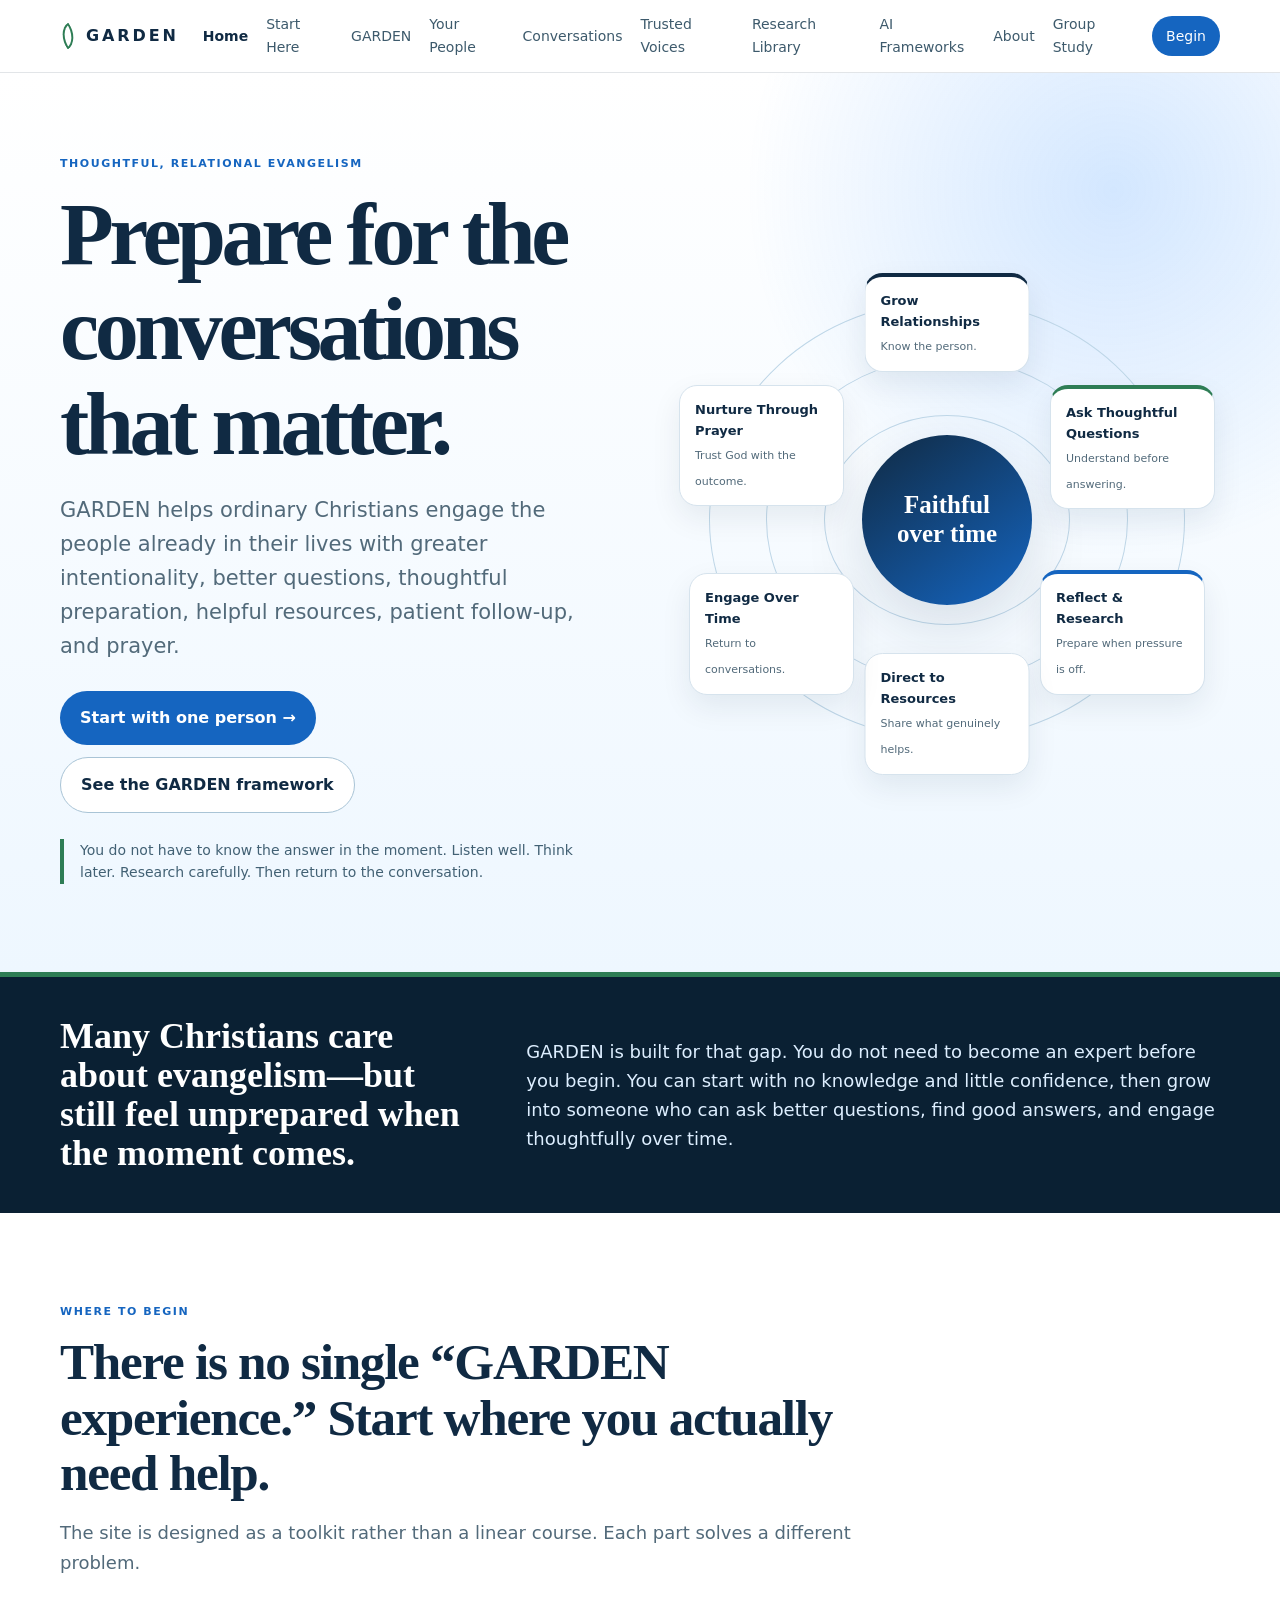
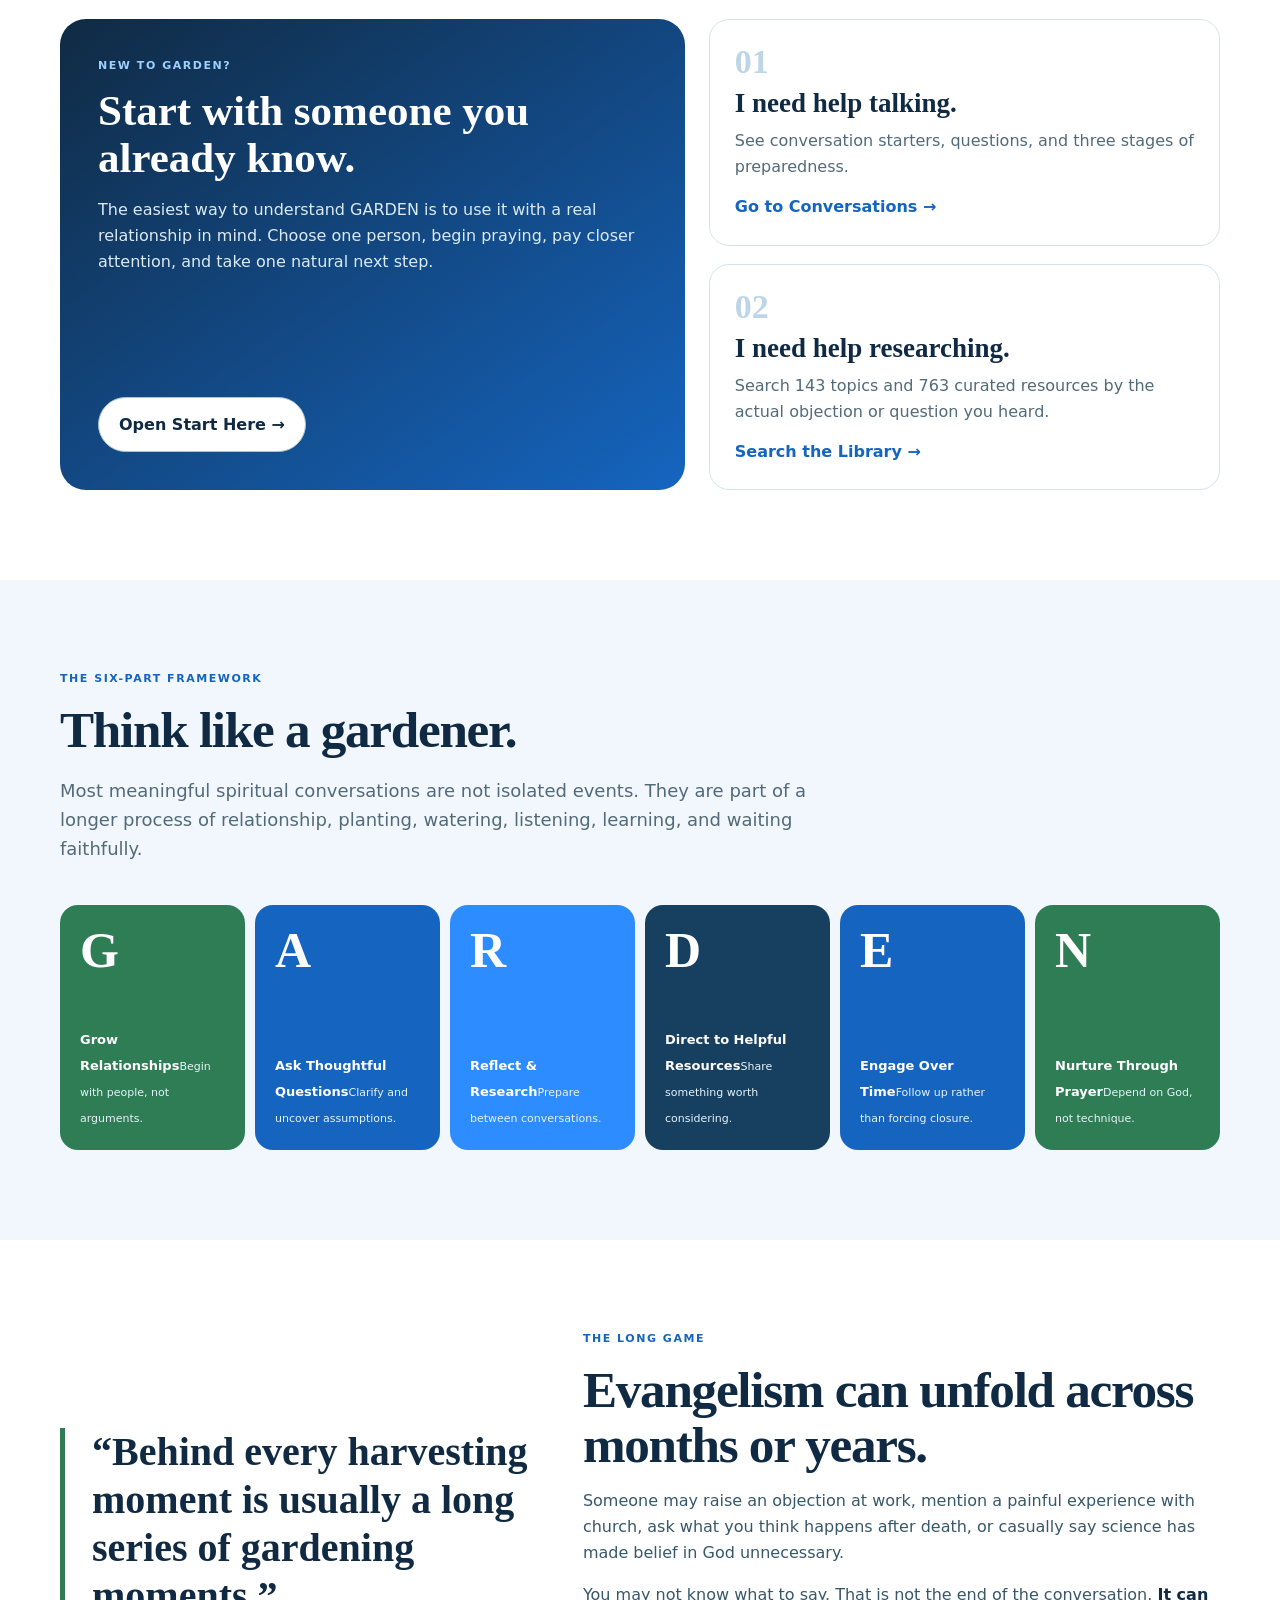
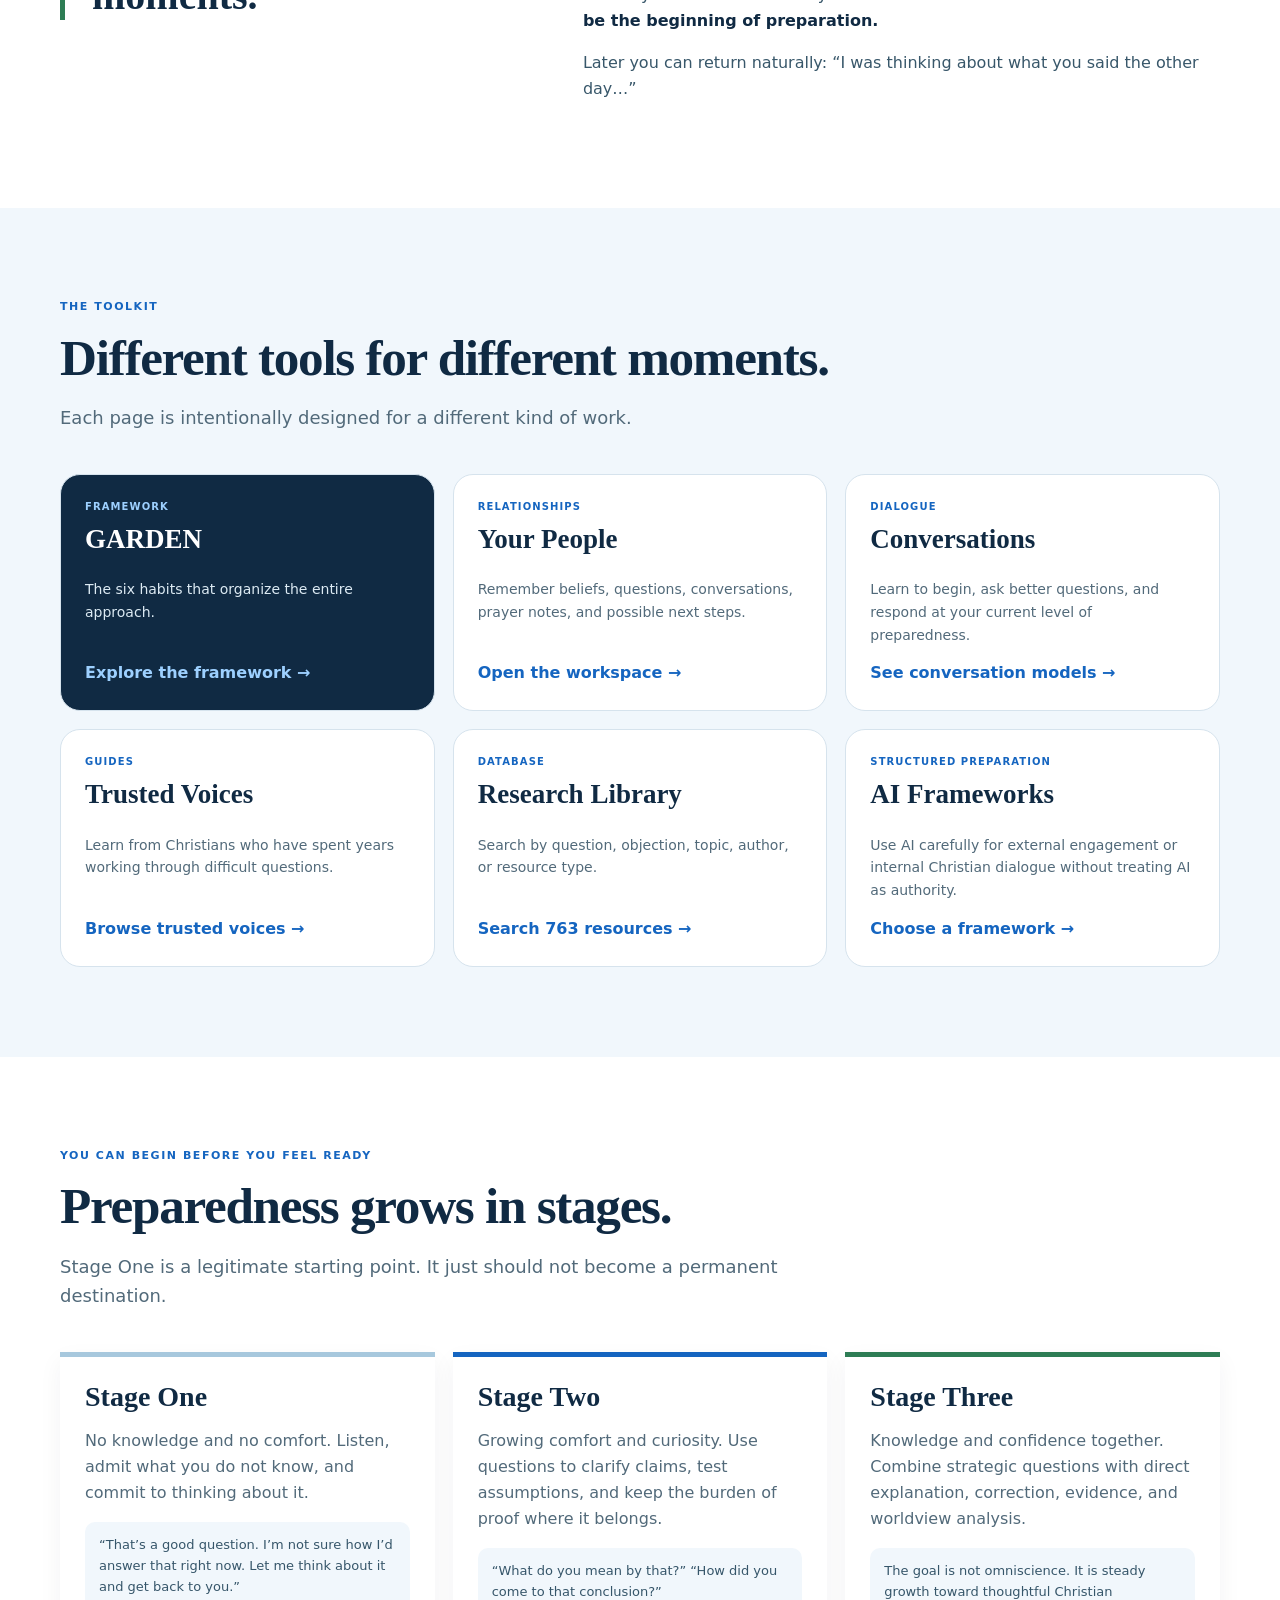
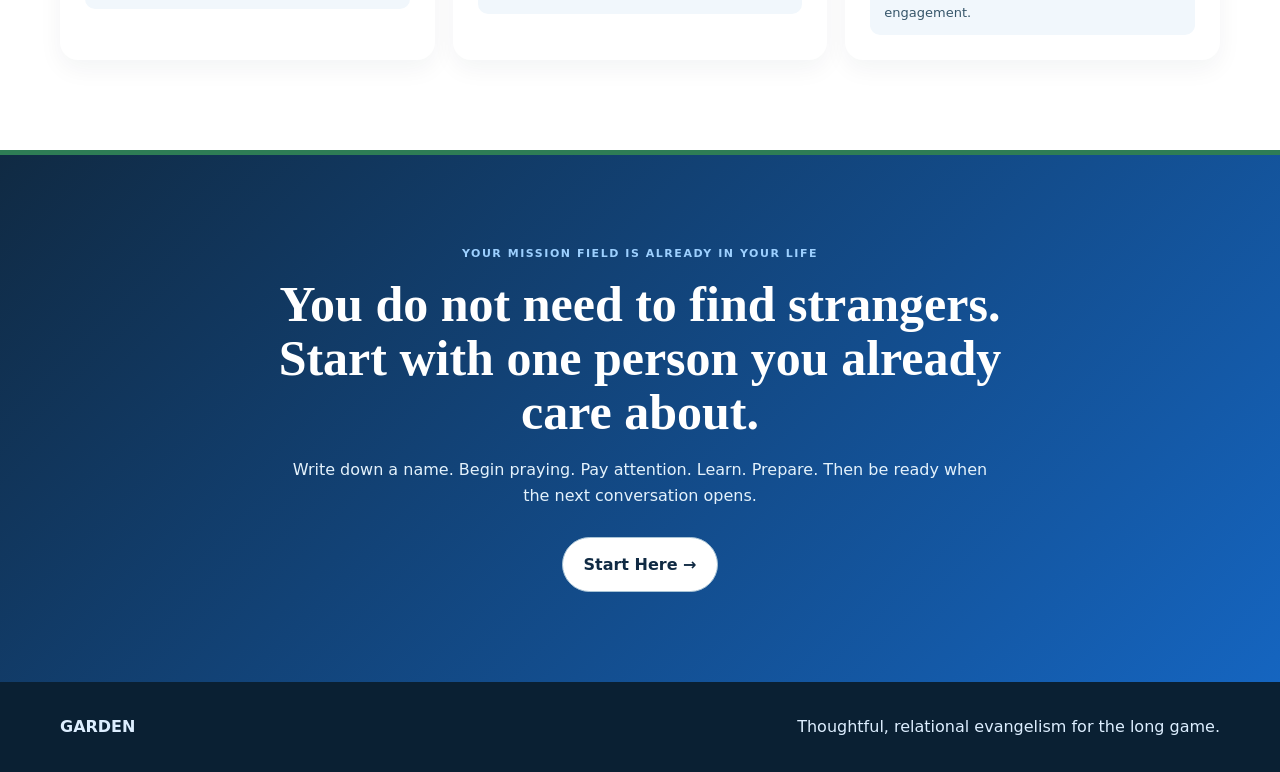
<file: index.html>
<!doctype html>
<html lang="en">
<head>
<meta charset="utf-8"><meta name="viewport" content="width=device-width,initial-scale=1">
<meta name="description" content="GARDEN: a practical toolkit for thoughtful, relational Christian evangelism.">
<title>GARDEN — Thoughtful, Relational Evangelism</title>
<style>
:root{
  --navy:#102A43;--navy2:#173F60;--blue:#1565C0;--bright:#2D8CFF;--green:#2E7D55;
  --ice:#F1F7FC;--ink:#102A43;--muted:#526A7A;--line:#D6E3ED;--white:#fff;
  --shadow:0 22px 60px rgba(16,42,67,.13)
}
*{box-sizing:border-box}html{scroll-behavior:smooth}
body{margin:0;background:#fff;color:var(--ink);font:16px/1.62 system-ui,-apple-system,BlinkMacSystemFont,"Segoe UI",sans-serif}
h1,h2,h3{font-family:Georgia,"Times New Roman",serif;line-height:1.08;margin:0}
a{color:inherit}.container{width:min(1160px,calc(100% - 40px));margin:auto}
.site-header{position:sticky;top:0;z-index:50;background:rgba(255,255,255,.97);backdrop-filter:blur(10px);border-bottom:1px solid rgba(16,42,67,.12)}
.nav{height:72px;display:flex;align-items:center;justify-content:space-between;gap:24px}
.brand{text-decoration:none;font-weight:800;letter-spacing:.18em;display:flex;align-items:center;gap:10px}
.brand-mark{width:16px;height:22px;border:2px solid var(--green);border-radius:100% 0 100% 0;transform:rotate(-35deg)}
.nav-links{display:flex;align-items:center;gap:18px;font-size:14px}
.nav-links a{text-decoration:none;color:#3D5A6C}.nav-links a[aria-current]{font-weight:850;color:var(--navy)}
.nav-cta{padding:9px 14px;border-radius:999px;background:var(--blue);color:#fff!important}
.eyebrow{text-transform:uppercase;letter-spacing:.14em;font-size:11px;font-weight:900;color:var(--blue);margin-bottom:14px}
.btn{display:inline-block;text-decoration:none;padding:14px 20px;border-radius:999px;font-weight:850}
.btn-primary{background:var(--blue);color:#fff}.btn-secondary{background:#fff;border:1px solid #A9C4D6}
.hero{padding:82px 0 88px;background:
radial-gradient(circle at 87% 13%,rgba(45,140,255,.20),transparent 27%),
linear-gradient(180deg,#fff 0%,#EEF7FF 100%);overflow:hidden}
.hero-grid{display:grid;grid-template-columns:1fr 1fr;gap:68px;align-items:center}
.hero h1{font-size:clamp(54px,7vw,88px);letter-spacing:-.05em}
.hero .lede{font-size:21px;color:var(--muted);max-width:650px}
.hero-actions{display:flex;gap:12px;flex-wrap:wrap;margin-top:28px}
.hero-note{margin-top:26px;border-left:4px solid var(--green);padding-left:16px;color:#426174;font-size:14px;max-width:610px}
.hero-visual{position:relative;min-height:510px}
.orbit{position:absolute;inset:35px;border:1px solid #BFD7E8;border-radius:50%}
.orbit.o2{inset:92px}.orbit.o3{inset:150px}
.core{position:absolute;left:50%;top:50%;transform:translate(-50%,-50%);width:170px;height:170px;border-radius:50%;background:linear-gradient(145deg,#102A43,#1565C0);color:#fff;display:flex;align-items:center;justify-content:center;text-align:center;padding:25px;box-shadow:var(--shadow);font:700 25px/1.15 Georgia,serif}
.petal{position:absolute;background:#fff;border:1px solid var(--line);border-radius:18px;padding:13px 15px;width:165px;box-shadow:0 12px 30px rgba(16,42,67,.08)}
.petal strong{display:block;font-size:13px;color:var(--navy)}.petal span{font-size:11px;color:var(--muted)}
.p1{top:8px;left:50%;transform:translateX(-50%)}.p2{right:5px;top:120px}.p3{right:15px;bottom:80px}.p4{left:50%;bottom:0;transform:translateX(-50%)}.p5{left:15px;bottom:80px}.p6{left:5px;top:120px}
.petal:nth-of-type(2){border-top:4px solid var(--green)}.petal:nth-of-type(3){border-top:4px solid var(--blue)}.petal:nth-of-type(4){border-top:4px solid var(--bright)}.petal:nth-of-type(5){border-top:4px solid var(--navy)}.petal:nth-of-type(6){border-top:4px solid var(--green)}.petal:nth-of-type(7){border-top:4px solid var(--blue)}
.problem-band{background:#0A2033;color:#fff;padding:40px 0;border-top:5px solid var(--green)}
.problem-grid{display:grid;grid-template-columns:.75fr 1.25fr;gap:50px;align-items:center}.problem-band h2{font-size:36px}.problem-band p{color:#DDEEFF;font-size:18px;margin:0}
.section{padding:90px 0}.section.alt{background:var(--ice)}.section-head{max-width:800px;margin-bottom:42px}.section h2{font-size:clamp(36px,4vw,52px);letter-spacing:-.025em}.section-head p{font-size:18px;color:var(--muted)}
.entry-grid{display:grid;grid-template-columns:1.1fr .9fr;gap:24px}
.entry-main{background:linear-gradient(145deg,#102A43,#1565C0);color:#fff;border-radius:26px;padding:38px;min-height:350px;display:flex;flex-direction:column;justify-content:space-between}
.entry-main h3{font-size:43px}.entry-main p{color:#DCEAF3;max-width:620px}.entry-main a{align-self:flex-start}
.entry-side{display:grid;gap:18px}.mini{background:#fff;border:1px solid var(--line);border-radius:20px;padding:25px}.mini .num{font:700 34px/1 Georgia,serif;color:#BCD6E8}.mini h3{font-size:27px;margin:10px 0}.mini p{color:var(--muted);margin:0 0 14px}.mini a{color:var(--blue);text-decoration:none;font-weight:850}
.framework-strip{display:grid;grid-template-columns:repeat(6,1fr);gap:10px}.letter{min-height:245px;border-radius:18px;padding:20px;display:flex;flex-direction:column;justify-content:space-between;color:#fff}
.letter:nth-child(1),.letter:nth-child(6){background:#2E7D55}.letter:nth-child(2),.letter:nth-child(5){background:#1565C0}.letter:nth-child(3){background:#2D8CFF}.letter:nth-child(4){background:#173F60}
.letter strong{font:700 50px/1 Georgia,serif}.letter span{font-weight:900;font-size:13px}.letter small{font-size:11px;color:#E5F3FC}
.longgame{display:grid;grid-template-columns:.85fr 1.15fr;gap:52px;align-items:center}
.long-quote{font:700 40px/1.2 Georgia,serif;color:var(--navy);border-left:5px solid var(--green);padding-left:27px}
.long-copy p{color:#38576A}.long-copy strong{color:var(--navy)}
.tools{display:grid;grid-template-columns:repeat(3,1fr);gap:18px}
.tool{background:#fff;border:1px solid var(--line);border-radius:20px;padding:24px;min-height:215px;display:flex;flex-direction:column}
.tool small{text-transform:uppercase;letter-spacing:.11em;color:var(--blue);font-weight:900;font-size:10px}.tool h3{font-size:27px;margin:10px 0}.tool p{color:var(--muted);font-size:14px;flex:1}.tool a{color:var(--blue);font-weight:850;text-decoration:none}
.tool.featured{background:#102A43;color:#fff}.tool.featured p{color:#DCEAF3}.tool.featured small,.tool.featured a{color:#9DD0FF}
.stages{display:grid;grid-template-columns:repeat(3,1fr);gap:18px}.stage{border-top:5px solid var(--blue);padding:25px;background:#fff;border-radius:0 0 18px 18px;box-shadow:0 9px 25px rgba(16,42,67,.05)}.stage:nth-child(1){border-color:#A7C8DD}.stage:nth-child(3){border-color:var(--green)}.stage h3{font-size:28px;margin-bottom:10px}.stage p{color:var(--muted)}.stage .example{background:var(--ice);padding:12px 14px;border-radius:10px;font-size:13px;color:#36566A}
.final{padding:90px 0;text-align:center;background:linear-gradient(135deg,#102A43,#1565C0);color:#fff;border-top:5px solid var(--green)}.final h2{font-size:50px;max-width:800px;margin:auto}.final p{max-width:720px;margin:18px auto 28px;color:#E4F2FC}
.footer{padding:32px 0;background:#0A2033;color:#DDEEFF}.footer .container{display:flex;justify-content:space-between;gap:20px}
@media(max-width:950px){
 .nav-links a:not([aria-current]):not(.nav-cta){display:none}
 .hero-grid,.problem-grid,.entry-grid,.longgame{grid-template-columns:1fr}
 .hero-visual{min-height:470px}
 .framework-strip{grid-template-columns:repeat(3,1fr)}
 .tools,.stages{grid-template-columns:1fr 1fr}
}
@media(max-width:650px){
 .hero-visual{display:none}.framework-strip,.tools,.stages{grid-template-columns:1fr}
}
</style>
<style id="home-framework-mobile-fix">
@media(max-width:650px){
 .framework-strip{gap:12px}
 .framework-strip .letter{
   min-height:180px;
   padding:24px 28px;
   display:flex;
   flex-direction:column;
   align-items:flex-start;
   justify-content:space-between;
 }
 .framework-strip .letter strong{font-size:64px}
 .framework-strip .letter > div{
   display:flex;
   flex-direction:column;
   align-items:flex-start;
   gap:6px;
   width:100%;
 }
 .framework-strip .letter span{
   display:block;
   font-size:18px;
   line-height:1.25;
   letter-spacing:0;
 }
 .framework-strip .letter small{
   display:block;
   font-size:16px;
   line-height:1.45;
 }
}
</style>
<style id="home-start-button-fix">
.entry-main .btn-secondary,
.entry-main a.btn-secondary{
  color:#102A43!important;
  background:#fff!important;
}
</style>
<style id="home-final-button-fix">
.final .btn-secondary,
.final a.btn-secondary{
  color:#102A43!important;
  background:#fff!important;
}
</style>
<style id="garden-global-secondary-button-contrast-fix">
.btn-secondary{color:#102A43!important;background:#fff!important}
</style>
</head>
<body>
<header class="site-header"><div class="container nav">
<a class="brand" href="index.html"><span class="brand-mark"></span>GARDEN</a>
<nav class="nav-links"><a aria-current="page" href="index.html">Home</a><a href="start-here.html">Start Here</a><a href="garden.html">GARDEN</a><a href="people.html">Your People</a><a href="conversations.html">Conversations</a><a href="resources.html">Trusted Voices</a><a href="research.html">Research Library</a><a href="frameworks.html">AI Frameworks</a><a href="about.html">About</a><a href="group-study.html">Group Study</a><a class="nav-cta" href="start-here.html">Begin</a></nav>
</div></header>

<main>
<section class="hero"><div class="container hero-grid">
<div><div class="eyebrow">Thoughtful, relational evangelism</div><h1>Prepare for the conversations that matter.</h1><p class="lede">GARDEN helps ordinary Christians engage the people already in their lives with greater intentionality, better questions, thoughtful preparation, helpful resources, patient follow-up, and prayer.</p>
<div class="hero-actions"><a class="btn btn-primary" href="start-here.html">Start with one person →</a><a class="btn btn-secondary" href="garden.html">See the GARDEN framework</a></div>
<div class="hero-note">You do not have to know the answer in the moment. Listen well. Think later. Research carefully. Then return to the conversation.</div></div>

<div class="hero-visual">
<div class="orbit"></div><div class="orbit o2"></div><div class="orbit o3"></div>
<div class="core">Faithful over time</div>
<div class="petal p1"><strong>Grow Relationships</strong><span>Know the person.</span></div>
<div class="petal p2"><strong>Ask Thoughtful Questions</strong><span>Understand before answering.</span></div>
<div class="petal p3"><strong>Reflect &amp; Research</strong><span>Prepare when pressure is off.</span></div>
<div class="petal p4"><strong>Direct to Resources</strong><span>Share what genuinely helps.</span></div>
<div class="petal p5"><strong>Engage Over Time</strong><span>Return to conversations.</span></div>
<div class="petal p6"><strong>Nurture Through Prayer</strong><span>Trust God with the outcome.</span></div>
</div>
</div></section>

<section class="problem-band"><div class="container problem-grid"><h2>Many Christians care about evangelism—but still feel unprepared when the moment comes.</h2><p>GARDEN is built for that gap. You do not need to become an expert before you begin. You can start with no knowledge and little confidence, then grow into someone who can ask better questions, find good answers, and engage thoughtfully over time.</p></div></section>

<section class="section"><div class="container">
<div class="section-head"><div class="eyebrow">Where to begin</div><h2>There is no single “GARDEN experience.” Start where you actually need help.</h2><p>The site is designed as a toolkit rather than a linear course. Each part solves a different problem.</p></div>
<div class="entry-grid">
<div class="entry-main"><div><div class="eyebrow" style="color:#9DD0FF">New to GARDEN?</div><h3>Start with someone you already know.</h3><p>The easiest way to understand GARDEN is to use it with a real relationship in mind. Choose one person, begin praying, pay closer attention, and take one natural next step.</p></div><a class="btn btn-secondary" href="start-here.html">Open Start Here →</a></div>
<div class="entry-side">
<div class="mini"><div class="num">01</div><h3>I need help talking.</h3><p>See conversation starters, questions, and three stages of preparedness.</p><a href="conversations.html">Go to Conversations →</a></div>
<div class="mini"><div class="num">02</div><h3>I need help researching.</h3><p>Search 143 topics and 763 curated resources by the actual objection or question you heard.</p><a href="research.html">Search the Library →</a></div>
</div></div>
</div></section>

<section class="section alt"><div class="container">
<div class="section-head"><div class="eyebrow">The six-part framework</div><h2>Think like a gardener.</h2><p>Most meaningful spiritual conversations are not isolated events. They are part of a longer process of relationship, planting, watering, listening, learning, and waiting faithfully.</p></div>
<div class="framework-strip">
<div class="letter"><strong>G</strong><div><span>Grow Relationships</span><small>Begin with people, not arguments.</small></div></div>
<div class="letter"><strong>A</strong><div><span>Ask Thoughtful Questions</span><small>Clarify and uncover assumptions.</small></div></div>
<div class="letter"><strong>R</strong><div><span>Reflect &amp; Research</span><small>Prepare between conversations.</small></div></div>
<div class="letter"><strong>D</strong><div><span>Direct to Helpful Resources</span><small>Share something worth considering.</small></div></div>
<div class="letter"><strong>E</strong><div><span>Engage Over Time</span><small>Follow up rather than forcing closure.</small></div></div>
<div class="letter"><strong>N</strong><div><span>Nurture Through Prayer</span><small>Depend on God, not technique.</small></div></div>
</div></div></section>

<section class="section"><div class="container longgame">
<div class="long-quote">“Behind every harvesting moment is usually a long series of gardening moments.”</div>
<div class="long-copy"><div class="eyebrow">The long game</div><h2>Evangelism can unfold across months or years.</h2><p>Someone may raise an objection at work, mention a painful experience with church, ask what you think happens after death, or casually say science has made belief in God unnecessary.</p><p>You may not know what to say. That is not the end of the conversation. <strong>It can be the beginning of preparation.</strong></p><p>Later you can return naturally: “I was thinking about what you said the other day…”</p></div>
</div></section>

<section class="section alt"><div class="container">
<div class="section-head"><div class="eyebrow">The toolkit</div><h2>Different tools for different moments.</h2><p>Each page is intentionally designed for a different kind of work.</p></div>
<div class="tools">
<div class="tool featured"><small>Framework</small><h3>GARDEN</h3><p>The six habits that organize the entire approach.</p><a href="garden.html">Explore the framework →</a></div>
<div class="tool"><small>Relationships</small><h3>Your People</h3><p>Remember beliefs, questions, conversations, prayer notes, and possible next steps.</p><a href="people.html">Open the workspace →</a></div>
<div class="tool"><small>Dialogue</small><h3>Conversations</h3><p>Learn to begin, ask better questions, and respond at your current level of preparedness.</p><a href="conversations.html">See conversation models →</a></div>
<div class="tool"><small>Guides</small><h3>Trusted Voices</h3><p>Learn from Christians who have spent years working through difficult questions.</p><a href="resources.html">Browse trusted voices →</a></div>
<div class="tool"><small>Database</small><h3>Research Library</h3><p>Search by question, objection, topic, author, or resource type.</p><a href="research.html">Search 763 resources →</a></div>
<div class="tool"><small>Structured preparation</small><h3>AI Frameworks</h3><p>Use AI carefully for external engagement or internal Christian dialogue without treating AI as authority.</p><a href="frameworks.html">Choose a framework →</a></div>
</div></div></section>

<section class="section"><div class="container">
<div class="section-head"><div class="eyebrow">You can begin before you feel ready</div><h2>Preparedness grows in stages.</h2><p>Stage One is a legitimate starting point. It just should not become a permanent destination.</p></div>
<div class="stages">
<div class="stage"><h3>Stage One</h3><p>No knowledge and no comfort. Listen, admit what you do not know, and commit to thinking about it.</p><div class="example">“That’s a good question. I’m not sure how I’d answer that right now. Let me think about it and get back to you.”</div></div>
<div class="stage"><h3>Stage Two</h3><p>Growing comfort and curiosity. Use questions to clarify claims, test assumptions, and keep the burden of proof where it belongs.</p><div class="example">“What do you mean by that?” “How did you come to that conclusion?”</div></div>
<div class="stage"><h3>Stage Three</h3><p>Knowledge and confidence together. Combine strategic questions with direct explanation, correction, evidence, and worldview analysis.</p><div class="example">The goal is not omniscience. It is steady growth toward thoughtful Christian engagement.</div></div>
</div></div></section>

<section class="final"><div class="container"><div class="eyebrow" style="color:#9DD0FF">Your mission field is already in your life</div><h2>You do not need to find strangers. Start with one person you already care about.</h2><p>Write down a name. Begin praying. Pay attention. Learn. Prepare. Then be ready when the next conversation opens.</p><a class="btn btn-secondary" href="start-here.html">Start Here →</a></div></section>
</main>

<footer class="footer"><div class="container"><strong>GARDEN</strong><span>Thoughtful, relational evangelism for the long game.</span></div></footer>

<style id="garden-mobile-nav-fix">
.menu-btn{display:none;border:0;background:transparent;color:#102A43;font:700 28px/1 system-ui,-apple-system,BlinkMacSystemFont,"Segoe UI",sans-serif;padding:10px 8px;cursor:pointer}
@media(max-width:980px){
 .nav{position:relative}
 .menu-btn{display:block;flex:0 0 auto}
 .nav-links{display:none!important;position:absolute;top:calc(100% + 1px);left:0;right:0;z-index:1000;background:#fff;border:1px solid rgba(16,42,67,.12);border-radius:0 0 18px 18px;box-shadow:0 18px 40px rgba(16,42,67,.14);padding:14px 20px 20px;flex-direction:column;align-items:stretch;gap:0!important;font-size:16px!important}
 .nav-links.open{display:flex!important}
 .nav-links.open a{display:block!important;padding:12px 4px;border-bottom:1px solid rgba(16,42,67,.08);color:#3D5A6C;text-decoration:none}
 .nav-links.open a[aria-current]{color:#102A43;font-weight:850}
 .nav-links.open .nav-cta{margin-top:10px;padding:12px 16px!important;text-align:center;border-bottom:0;border-radius:999px;background:#1565C0;color:#fff!important}
}
</style>
<script id="garden-mobile-nav-script">
(function(){
 const nav=document.querySelector('.nav');
 const links=document.querySelector('.nav-links');
 if(!nav||!links||nav.querySelector('.menu-btn')) return;
 const btn=document.createElement('button');
 btn.className='menu-btn'; btn.type='button'; btn.setAttribute('aria-label','Open navigation menu'); btn.setAttribute('aria-expanded','false'); btn.innerHTML='&#9776;';
 nav.insertBefore(btn,links);
 btn.addEventListener('click',function(){const open=links.classList.toggle('open');btn.setAttribute('aria-expanded',String(open));btn.setAttribute('aria-label',open?'Close navigation menu':'Open navigation menu');btn.innerHTML=open?'&#10005;':'&#9776;';});
 links.querySelectorAll('a').forEach(function(a){a.addEventListener('click',function(){links.classList.remove('open');btn.setAttribute('aria-expanded','false');btn.setAttribute('aria-label','Open navigation menu');btn.innerHTML='&#9776;';});});
 document.addEventListener('click',function(e){if(!nav.contains(e.target)&&links.classList.contains('open')){links.classList.remove('open');btn.setAttribute('aria-expanded','false');btn.setAttribute('aria-label','Open navigation menu');btn.innerHTML='&#9776;';}});
})();
</script>
</body></html>
</file>
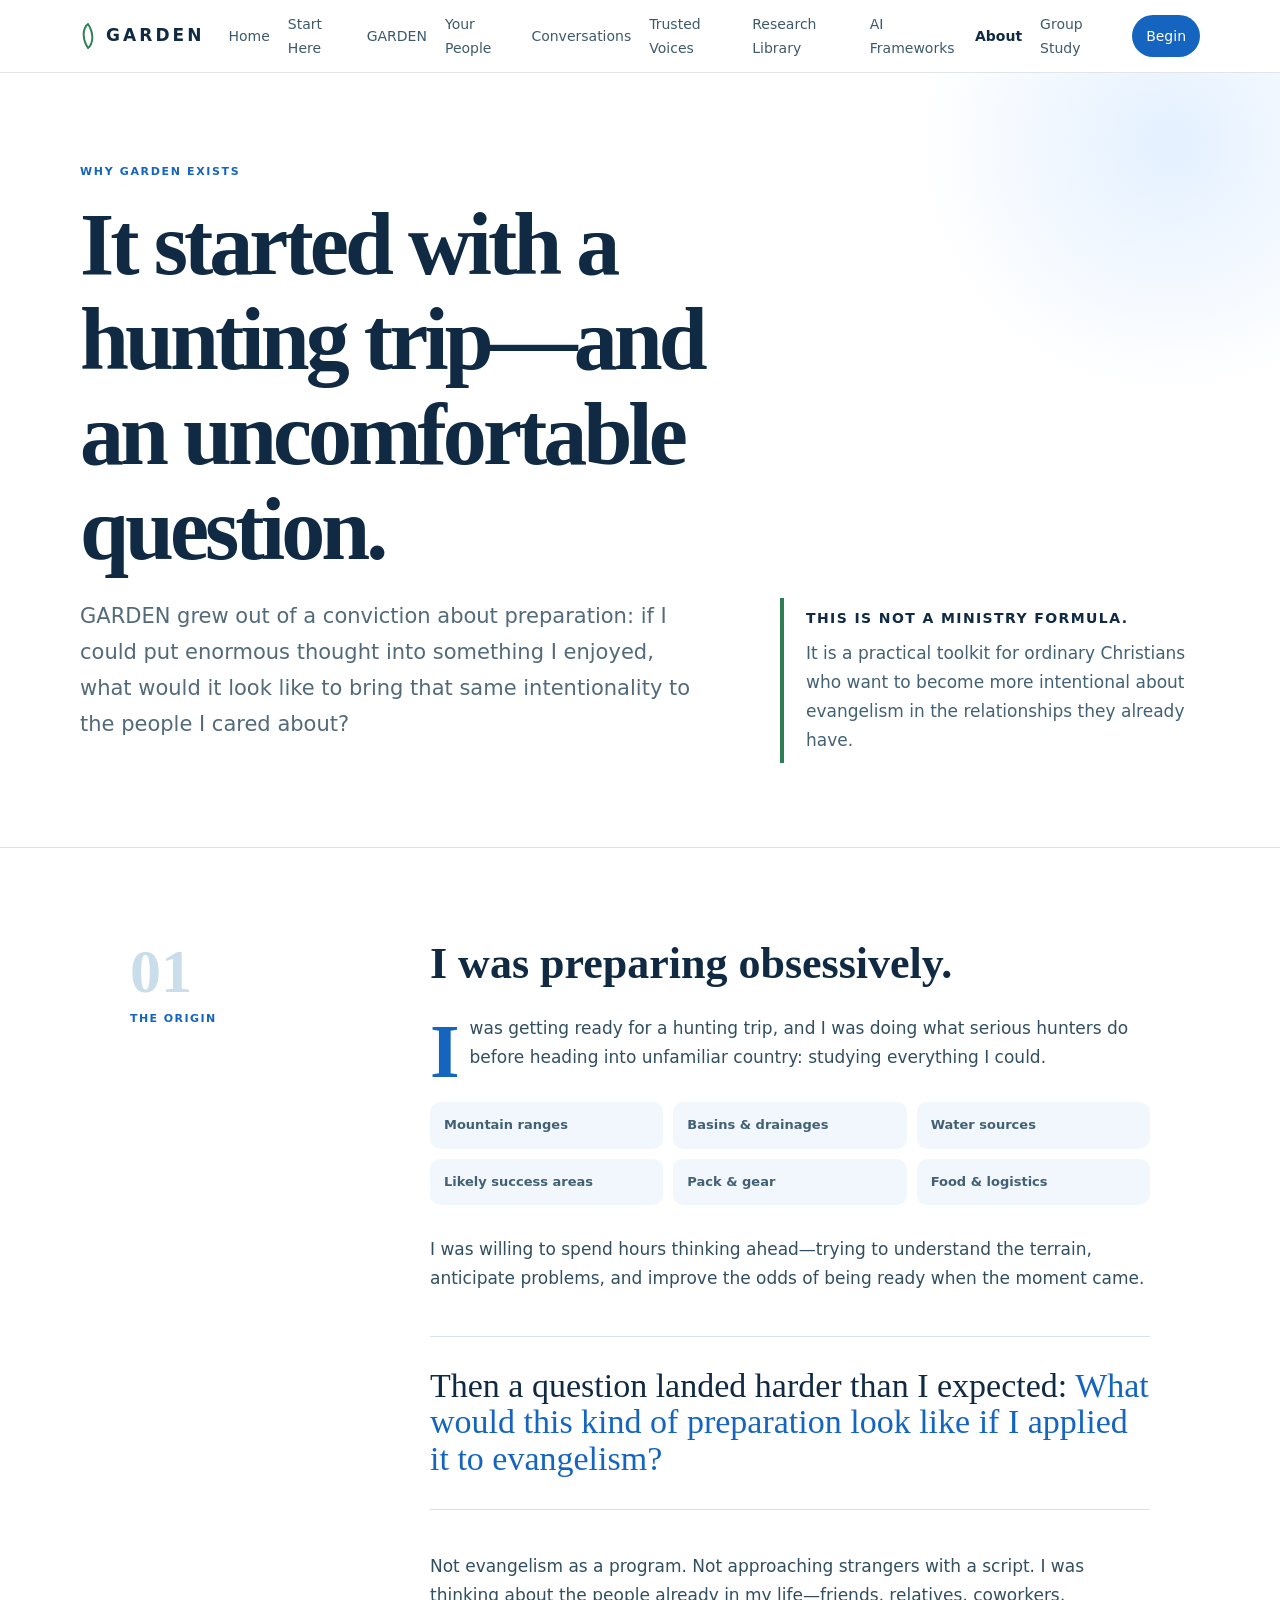
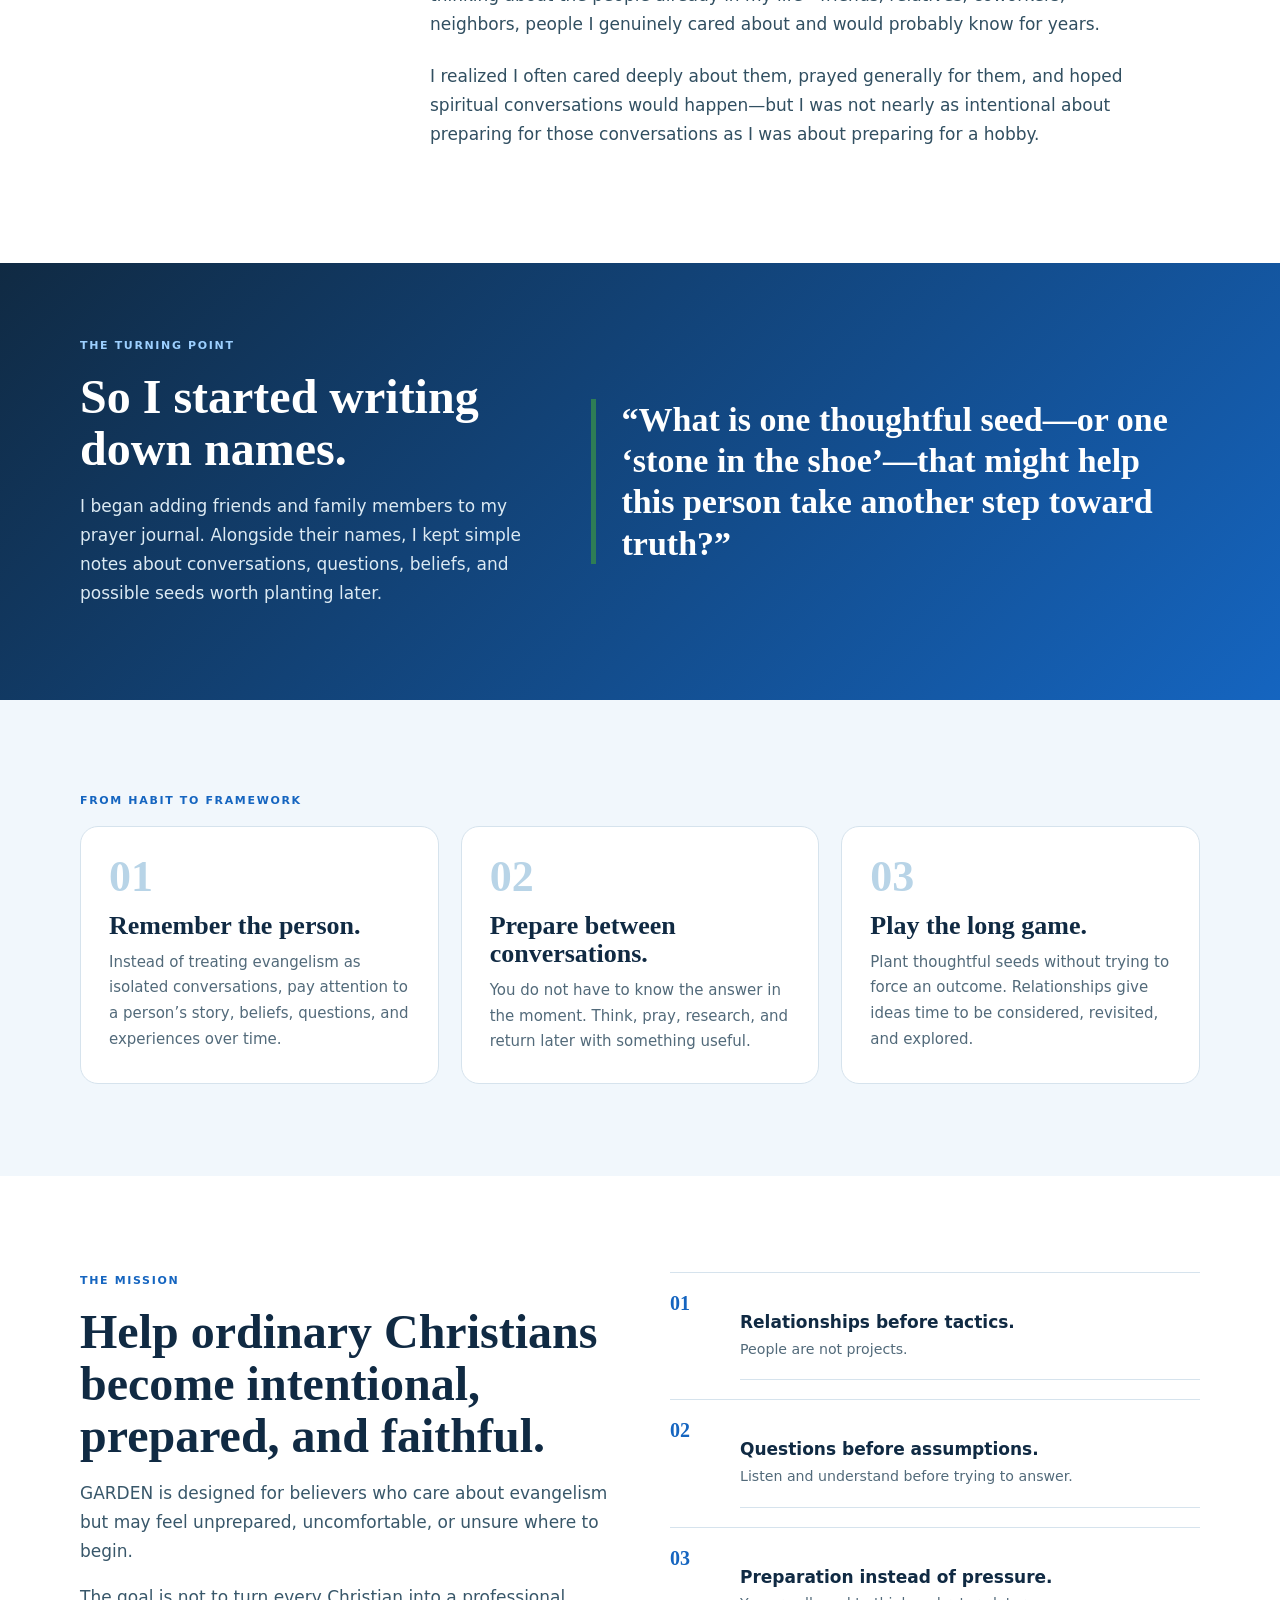
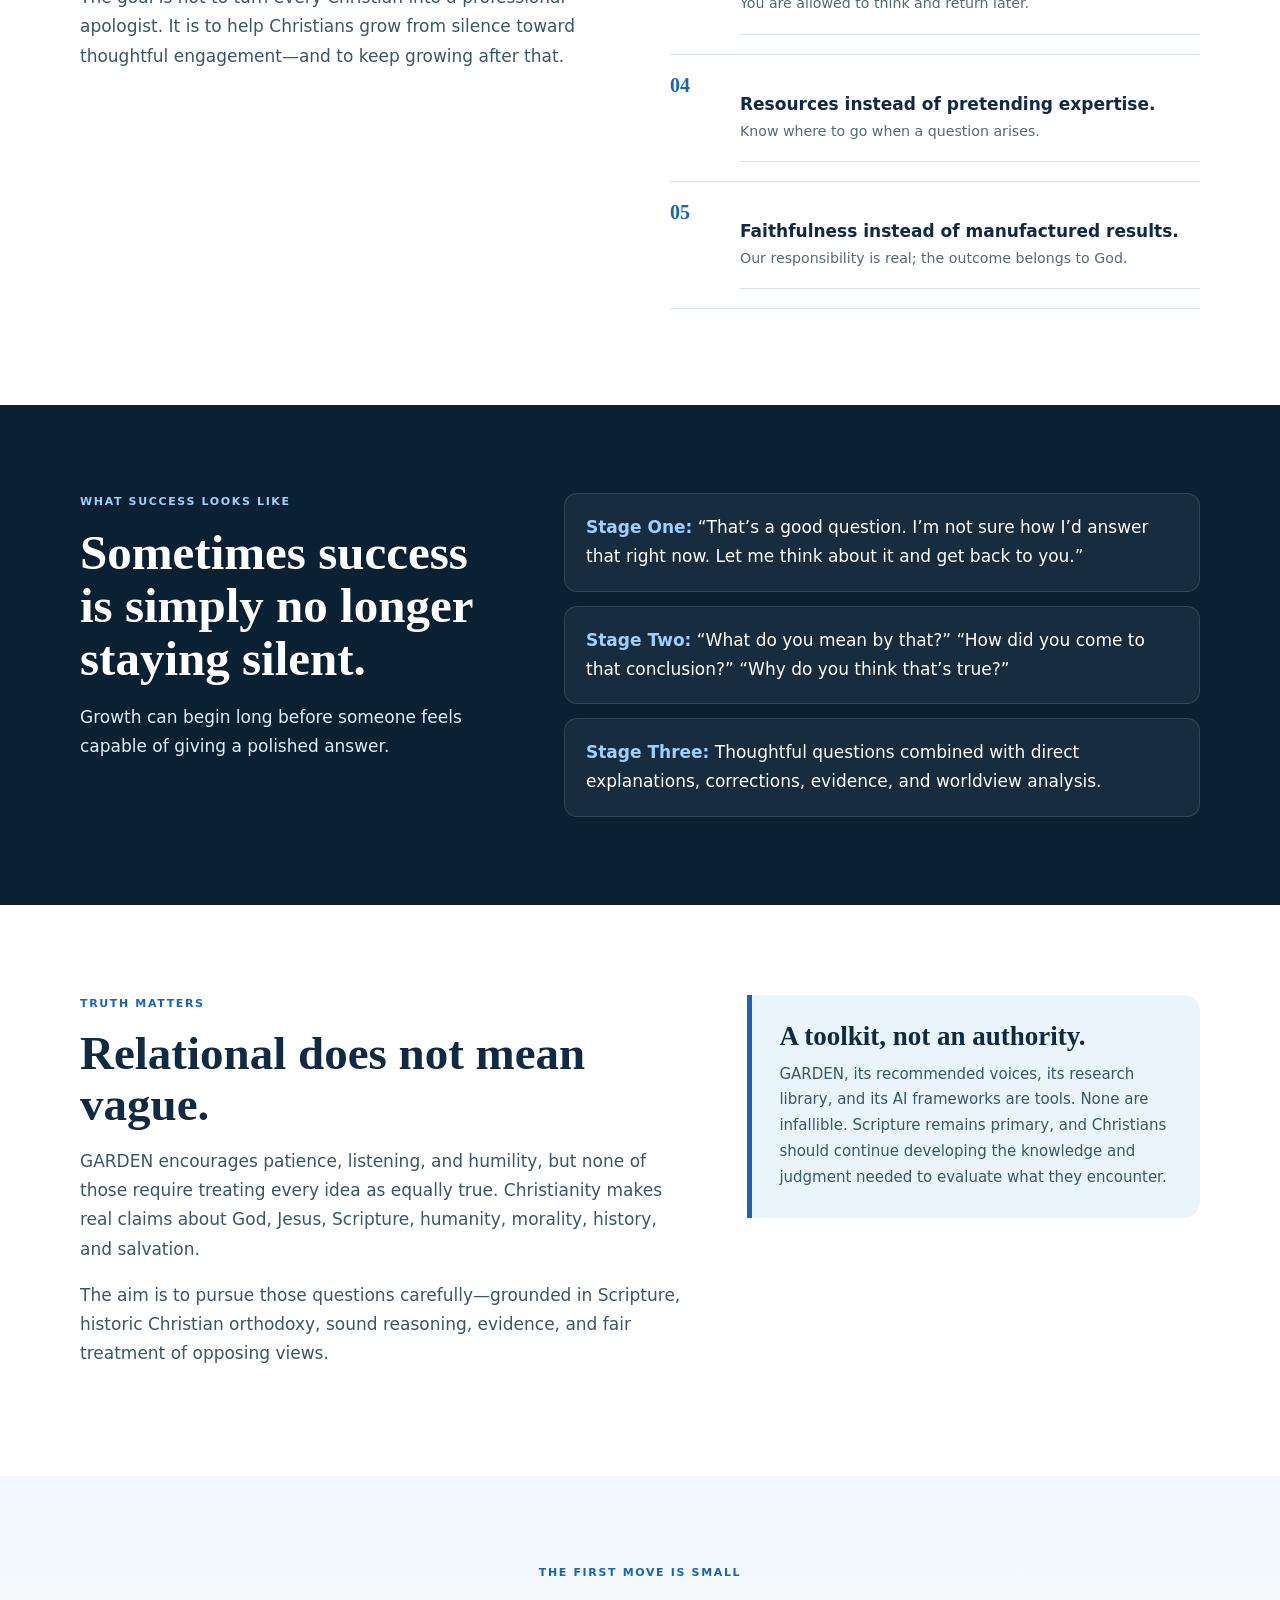
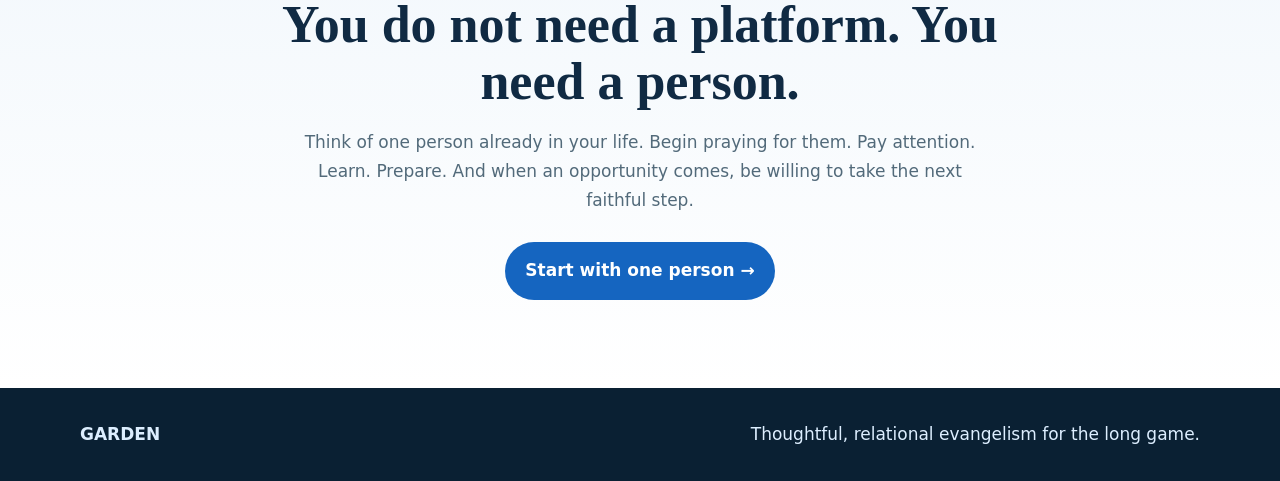
<file: about.html>
<!doctype html>
<html lang="en">
<head>
<meta charset="utf-8"><meta name="viewport" content="width=device-width,initial-scale=1">
<meta name="description" content="The story and purpose behind GARDEN: a practical approach to thoughtful, relational Christian evangelism.">
<title>About — GARDEN</title>
<style>
:root{--navy:#102A43;--navy2:#173F60;--blue:#1565C0;--bright:#2D8CFF;--green:#2E7D55;--ice:#F1F7FC;--ink:#102A43;--muted:#526A7A;--line:#D6E3ED}
*{box-sizing:border-box}html{scroll-behavior:smooth}body{margin:0;background:#fff;color:var(--ink);font:17px/1.72 system-ui,-apple-system,BlinkMacSystemFont,"Segoe UI",sans-serif}
h1,h2,h3,.pullquote{font-family:Georgia,"Times New Roman",serif;line-height:1.08;margin:0}a{color:inherit}.container{width:min(1120px,calc(100% - 40px));margin:auto}
.site-header{position:sticky;top:0;z-index:30;background:rgba(255,255,255,.97);backdrop-filter:blur(10px);border-bottom:1px solid rgba(16,42,67,.12)}
.nav{height:72px;display:flex;align-items:center;justify-content:space-between;gap:24px}.brand{text-decoration:none;font-weight:800;letter-spacing:.18em;display:flex;align-items:center;gap:10px}.brand-mark{width:16px;height:22px;border:2px solid var(--green);border-radius:100% 0 100% 0;transform:rotate(-35deg)}
.nav-links{display:flex;align-items:center;gap:18px;font-size:14px}.nav-links a{text-decoration:none;color:#3D5A6C}.nav-links a[aria-current]{font-weight:850;color:var(--navy)}.nav-cta{padding:9px 14px;border-radius:999px;background:var(--blue);color:#fff!important}
.eyebrow{text-transform:uppercase;letter-spacing:.15em;font-size:11px;font-weight:900;color:var(--blue);margin-bottom:15px}
.hero{padding:90px 0 84px;border-bottom:1px solid var(--line);position:relative;overflow:hidden}
.hero:after{content:"";position:absolute;right:-150px;top:-190px;width:520px;height:520px;border-radius:50%;background:radial-gradient(circle,rgba(45,140,255,.13),rgba(45,140,255,0) 68%)}
.hero-grid{display:grid;grid-template-columns:1.2fr .8fr;gap:70px;align-items:end;position:relative;z-index:2}.hero h1{font-size:clamp(54px,7vw,88px);letter-spacing:-.045em;max-width:760px}.hero .lede{font-size:21px;color:var(--muted);max-width:760px}
.margin-note{border-left:4px solid var(--green);padding:8px 0 8px 22px;color:#426174}.margin-note strong{display:block;color:var(--navy);font-size:14px;text-transform:uppercase;letter-spacing:.1em;margin-bottom:8px}
.story{padding:92px 0}.story-grid{display:grid;grid-template-columns:230px minmax(0,720px);gap:70px;justify-content:center}
.chapter{position:sticky;top:110px;align-self:start}.chapter span{display:block;font:700 62px/1 Georgia,serif;color:#C9DDEA}.chapter strong{display:block;margin-top:8px;text-transform:uppercase;letter-spacing:.13em;font-size:11px;color:var(--blue)}
.prose h2{font-size:44px;margin-bottom:26px}.prose p{margin:0 0 22px;color:#314F61}.prose p:first-of-type:first-letter{float:left;font:700 76px/58px Georgia,serif;color:var(--blue);padding-right:10px;padding-top:8px}
.pullquote{font-size:34px;color:var(--navy);border-top:1px solid var(--line);border-bottom:1px solid var(--line);padding:31px 0;margin:42px 0}.pullquote em{color:var(--blue);font-style:normal}
.hunt-list{display:grid;grid-template-columns:repeat(3,1fr);gap:10px;margin:30px 0}.hunt-list div{background:var(--ice);border-radius:10px;padding:12px 14px;font-size:13px;font-weight:800;color:#426174}
.turn{background:linear-gradient(135deg,#102A43,#1565C0);color:#fff;padding:74px 0}.turn-grid{display:grid;grid-template-columns:.85fr 1.15fr;gap:60px;align-items:center}.turn h2{font-size:48px}.turn p{color:#DCEAF3}.question{font:700 34px/1.22 Georgia,serif;border-left:5px solid var(--green);padding-left:26px}
.origins{padding:92px 0;background:var(--ice)}.origin-grid{display:grid;grid-template-columns:repeat(3,1fr);gap:22px}.origin{background:#fff;border:1px solid var(--line);padding:28px;border-radius:18px}.origin .n{font:700 44px/1 Georgia,serif;color:#B8D4E7}.origin h3{font-size:26px;margin:13px 0 10px}.origin p{font-size:15px;color:var(--muted);margin:0}
.mission{padding:96px 0}.mission-grid{display:grid;grid-template-columns:1fr 1fr;gap:60px}.mission h2{font-size:48px}.mission-copy p{color:#38576A}.manifesto{display:grid;gap:0;border-top:1px solid var(--line)}.manifesto div{padding:19px 0;border-bottom:1px solid var(--line);display:grid;grid-template-columns:42px 1fr;gap:14px}.manifesto span{font:700 20px Georgia,serif;color:var(--blue)}.manifesto strong{display:block}.manifesto small{color:var(--muted)}
.long-game{padding:88px 0;background:#0A2033;color:#fff}.long-grid{display:grid;grid-template-columns:.8fr 1.2fr;gap:60px}.long-game h2{font-size:49px}.long-game p{color:#DDEEFF}.success{display:grid;gap:14px}.success div{padding:19px 21px;border:1px solid rgba(255,255,255,.13);background:rgba(255,255,255,.055);border-radius:13px}.success strong{color:#9DD0FF}
.truth{padding:90px 0}.truth-grid{display:grid;grid-template-columns:1.15fr .85fr;gap:55px;align-items:start}.truth h2{font-size:47px}.truth p{color:#38576A}.guardrail{background:#EAF4FB;border-left:5px solid var(--blue);padding:27px;border-radius:0 16px 16px 0}.guardrail h3{font-size:27px;margin-bottom:11px}.guardrail p{font-size:15px;margin:0}
.final{padding:88px 0;text-align:center;background:linear-gradient(180deg,#F1F7FC,#fff)}.final h2{font-size:52px;max-width:760px;margin:auto}.final p{max-width:680px;margin:18px auto 27px;color:var(--muted)}.btn{display:inline-block;background:var(--blue);color:#fff;text-decoration:none;padding:14px 20px;border-radius:999px;font-weight:850}
.footer{padding:32px 0;background:#0A2033;color:#DDEEFF}.footer .container{display:flex;justify-content:space-between;gap:20px}
@media(max-width:900px){.nav-links a:not([aria-current]):not(.nav-cta){display:none}.hero-grid,.story-grid,.turn-grid,.mission-grid,.long-grid,.truth-grid{grid-template-columns:1fr}.chapter{position:static}.origin-grid{grid-template-columns:1fr}.hunt-list{grid-template-columns:1fr 1fr}}
</style>
<style id="garden-global-secondary-button-contrast-fix">
.btn-secondary{color:#102A43!important;background:#fff!important}
</style>
<style id="about-hero-mobile-fix">
@media(max-width:650px){
 .hero{
   padding:52px 0 58px;
   overflow:hidden;
 }
 .hero .container{
   width:calc(100% - 32px);
 }
 .hero-grid{gap:30px}
 .hero h1{
   font-size:clamp(42px,12vw,56px);
   line-height:1.02;
   letter-spacing:-.035em;
   max-width:100%;
   overflow-wrap:break-word;
   word-break:normal;
 }
 .hero .lede{
   font-size:18px;
   line-height:1.55;
   max-width:100%;
 }
 .hero .eyebrow{margin-bottom:12px}
 .margin-note{font-size:15px}
}
</style>
<style id="about-manifesto-layout-fix">
.manifesto > div{
  grid-template-columns:52px minmax(0,1fr);
  gap:18px;
  align-items:start;
}
.manifesto > div > div{
  display:block;
  min-width:0;
}
.manifesto strong,
.manifesto small{
  display:block;
  position:static;
  width:auto;
}
.manifesto strong{
  line-height:1.35;
  margin-bottom:5px;
}
.manifesto small{
  line-height:1.5;
}
</style>
</head>
<body>
<header class="site-header"><div class="container nav"><a class="brand" href="index.html"><span class="brand-mark"></span>GARDEN</a><nav class="nav-links"><a href="index.html">Home</a><a href="start-here.html">Start Here</a><a href="garden.html">GARDEN</a><a href="people.html">Your People</a><a href="conversations.html">Conversations</a><a href="resources.html">Trusted Voices</a><a href="research.html">Research Library</a><a href="frameworks.html">AI Frameworks</a><a aria-current="page" href="about.html">About</a><a href="group-study.html">Group Study</a><a class="nav-cta" href="start-here.html">Begin</a></nav></div></header>

<main>
<section class="hero"><div class="container hero-grid">
<div><div class="eyebrow">Why GARDEN exists</div><h1>It started with a hunting trip—and an uncomfortable question.</h1><p class="lede">GARDEN grew out of a conviction about preparation: if I could put enormous thought into something I enjoyed, what would it look like to bring that same intentionality to the people I cared about?</p></div>
<div class="margin-note"><strong>This is not a ministry formula.</strong>It is a practical toolkit for ordinary Christians who want to become more intentional about evangelism in the relationships they already have.</div>
</div></section>

<section class="story"><div class="container story-grid">
<aside class="chapter"><span>01</span><strong>The origin</strong></aside>
<article class="prose"><h2>I was preparing obsessively.</h2>
<p>I was getting ready for a hunting trip, and I was doing what serious hunters do before heading into unfamiliar country: studying everything I could.</p>
<div class="hunt-list"><div>Mountain ranges</div><div>Basins & drainages</div><div>Water sources</div><div>Likely success areas</div><div>Pack & gear</div><div>Food & logistics</div></div>
<p>I was willing to spend hours thinking ahead—trying to understand the terrain, anticipate problems, and improve the odds of being ready when the moment came.</p>
<div class="pullquote">Then a question landed harder than I expected: <em>What would this kind of preparation look like if I applied it to evangelism?</em></div>
<p>Not evangelism as a program. Not approaching strangers with a script. I was thinking about the people already in my life—friends, relatives, coworkers, neighbors, people I genuinely cared about and would probably know for years.</p>
<p>I realized I often cared deeply about them, prayed generally for them, and hoped spiritual conversations would happen—but I was not nearly as intentional about preparing for those conversations as I was about preparing for a hobby.</p>
</article></div></section>

<section class="turn"><div class="container turn-grid"><div><div class="eyebrow" style="color:#9DD0FF">The turning point</div><h2>So I started writing down names.</h2><p>I began adding friends and family members to my prayer journal. Alongside their names, I kept simple notes about conversations, questions, beliefs, and possible seeds worth planting later.</p></div><div class="question">“What is one thoughtful seed—or one ‘stone in the shoe’—that might help this person take another step toward truth?”</div></div></section>

<section class="origins"><div class="container"><div class="eyebrow">From habit to framework</div><div class="origin-grid">
<div class="origin"><div class="n">01</div><h3>Remember the person.</h3><p>Instead of treating evangelism as isolated conversations, pay attention to a person’s story, beliefs, questions, and experiences over time.</p></div>
<div class="origin"><div class="n">02</div><h3>Prepare between conversations.</h3><p>You do not have to know the answer in the moment. Think, pray, research, and return later with something useful.</p></div>
<div class="origin"><div class="n">03</div><h3>Play the long game.</h3><p>Plant thoughtful seeds without trying to force an outcome. Relationships give ideas time to be considered, revisited, and explored.</p></div>
</div></div></section>

<section class="mission"><div class="container mission-grid"><div><div class="eyebrow">The mission</div><h2>Help ordinary Christians become intentional, prepared, and faithful.</h2><div class="mission-copy"><p>GARDEN is designed for believers who care about evangelism but may feel unprepared, uncomfortable, or unsure where to begin.</p><p>The goal is not to turn every Christian into a professional apologist. It is to help Christians grow from silence toward thoughtful engagement—and to keep growing after that.</p></div></div>
<div class="manifesto">
<div><span>01</span><div><strong>Relationships before tactics.</strong><small>People are not projects.</small></div></div>
<div><span>02</span><div><strong>Questions before assumptions.</strong><small>Listen and understand before trying to answer.</small></div></div>
<div><span>03</span><div><strong>Preparation instead of pressure.</strong><small>You are allowed to think and return later.</small></div></div>
<div><span>04</span><div><strong>Resources instead of pretending expertise.</strong><small>Know where to go when a question arises.</small></div></div>
<div><span>05</span><div><strong>Faithfulness instead of manufactured results.</strong><small>Our responsibility is real; the outcome belongs to God.</small></div></div>
</div></div></section>

<section class="long-game"><div class="container long-grid"><div><div class="eyebrow" style="color:#9DD0FF">What success looks like</div><h2>Sometimes success is simply no longer staying silent.</h2><p>Growth can begin long before someone feels capable of giving a polished answer.</p></div>
<div class="success">
<div><strong>Stage One:</strong> “That’s a good question. I’m not sure how I’d answer that right now. Let me think about it and get back to you.”</div>
<div><strong>Stage Two:</strong> “What do you mean by that?” “How did you come to that conclusion?” “Why do you think that’s true?”</div>
<div><strong>Stage Three:</strong> Thoughtful questions combined with direct explanations, corrections, evidence, and worldview analysis.</div>
</div></div></section>

<section class="truth"><div class="container truth-grid"><div><div class="eyebrow">Truth matters</div><h2>Relational does not mean vague.</h2><p>GARDEN encourages patience, listening, and humility, but none of those require treating every idea as equally true. Christianity makes real claims about God, Jesus, Scripture, humanity, morality, history, and salvation.</p><p>The aim is to pursue those questions carefully—grounded in Scripture, historic Christian orthodoxy, sound reasoning, evidence, and fair treatment of opposing views.</p></div>
<div class="guardrail"><h3>A toolkit, not an authority.</h3><p>GARDEN, its recommended voices, its research library, and its AI frameworks are tools. None are infallible. Scripture remains primary, and Christians should continue developing the knowledge and judgment needed to evaluate what they encounter.</p></div></div></section>

<section class="final"><div class="container"><div class="eyebrow">The first move is small</div><h2>You do not need a platform. You need a person.</h2><p>Think of one person already in your life. Begin praying for them. Pay attention. Learn. Prepare. And when an opportunity comes, be willing to take the next faithful step.</p><a class="btn" href="start-here.html">Start with one person →</a></div></section>
</main>
<footer class="footer"><div class="container"><strong>GARDEN</strong><span>Thoughtful, relational evangelism for the long game.</span></div></footer>

<style id="garden-mobile-nav-fix">
.menu-btn{display:none;border:0;background:transparent;color:#102A43;font:700 28px/1 system-ui,-apple-system,BlinkMacSystemFont,"Segoe UI",sans-serif;padding:10px 8px;cursor:pointer}
@media(max-width:980px){.nav{position:relative}.menu-btn{display:block;flex:0 0 auto}.nav-links{display:none!important;position:absolute;top:calc(100% + 1px);left:0;right:0;z-index:1000;background:#fff;border:1px solid rgba(16,42,67,.12);border-radius:0 0 18px 18px;box-shadow:0 18px 40px rgba(16,42,67,.14);padding:14px 20px 20px;flex-direction:column;align-items:stretch;gap:0!important;font-size:16px!important}.nav-links.open{display:flex!important}.nav-links.open a{display:block!important;padding:12px 4px;border-bottom:1px solid rgba(16,42,67,.08);color:#3D5A6C;text-decoration:none}.nav-links.open a[aria-current]{color:#102A43;font-weight:850}.nav-links.open .nav-cta{margin-top:10px;padding:12px 16px!important;text-align:center;border-bottom:0;border-radius:999px;background:#1565C0;color:#fff!important}}
</style>
<script id="garden-mobile-nav-script">(function(){const nav=document.querySelector('.nav'),links=document.querySelector('.nav-links');if(!nav||!links||nav.querySelector('.menu-btn'))return;const btn=document.createElement('button');btn.className='menu-btn';btn.type='button';btn.setAttribute('aria-label','Open navigation menu');btn.setAttribute('aria-expanded','false');btn.innerHTML='&#9776;';nav.insertBefore(btn,links);btn.addEventListener('click',function(){const open=links.classList.toggle('open');btn.setAttribute('aria-expanded',String(open));btn.setAttribute('aria-label',open?'Close navigation menu':'Open navigation menu');btn.innerHTML=open?'&#10005;':'&#9776;';});links.querySelectorAll('a').forEach(a=>a.addEventListener('click',()=>{links.classList.remove('open');btn.setAttribute('aria-expanded','false');btn.innerHTML='&#9776;';}));})();</script>
</body></html>
</file>
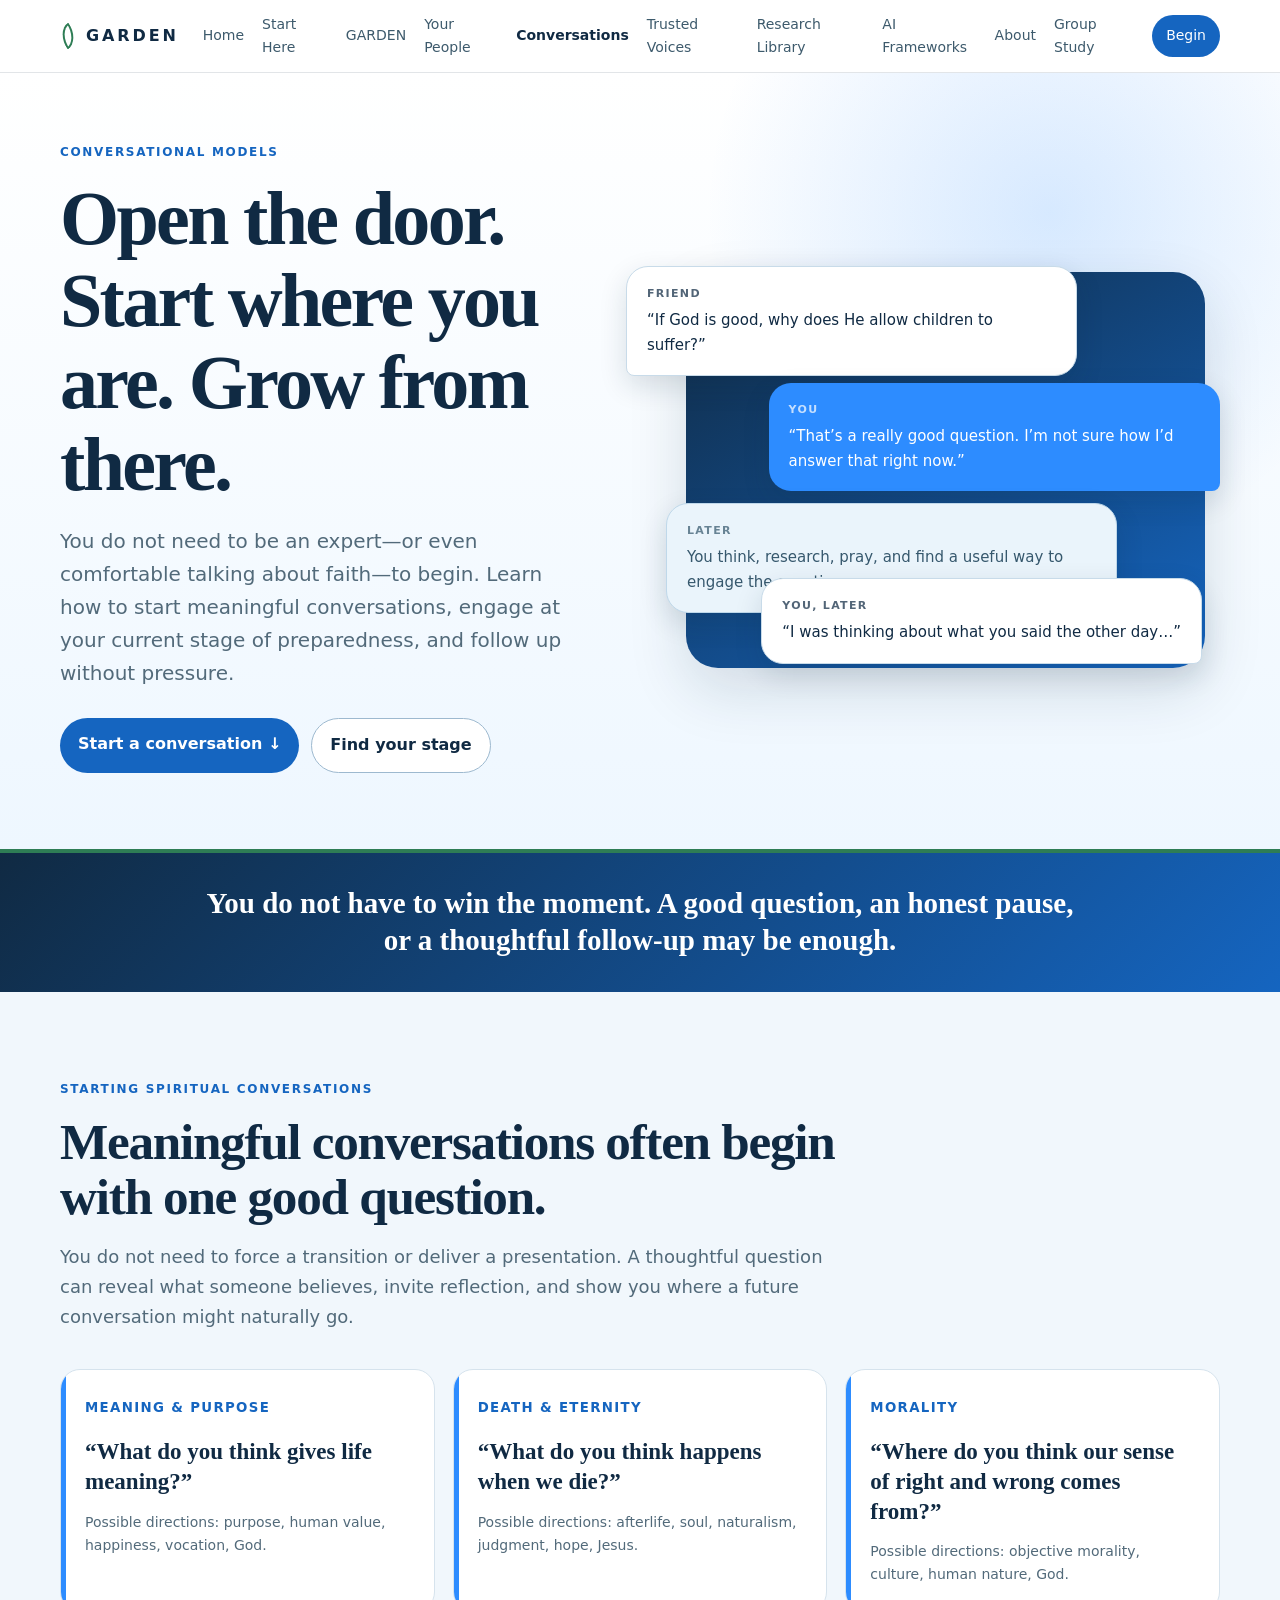
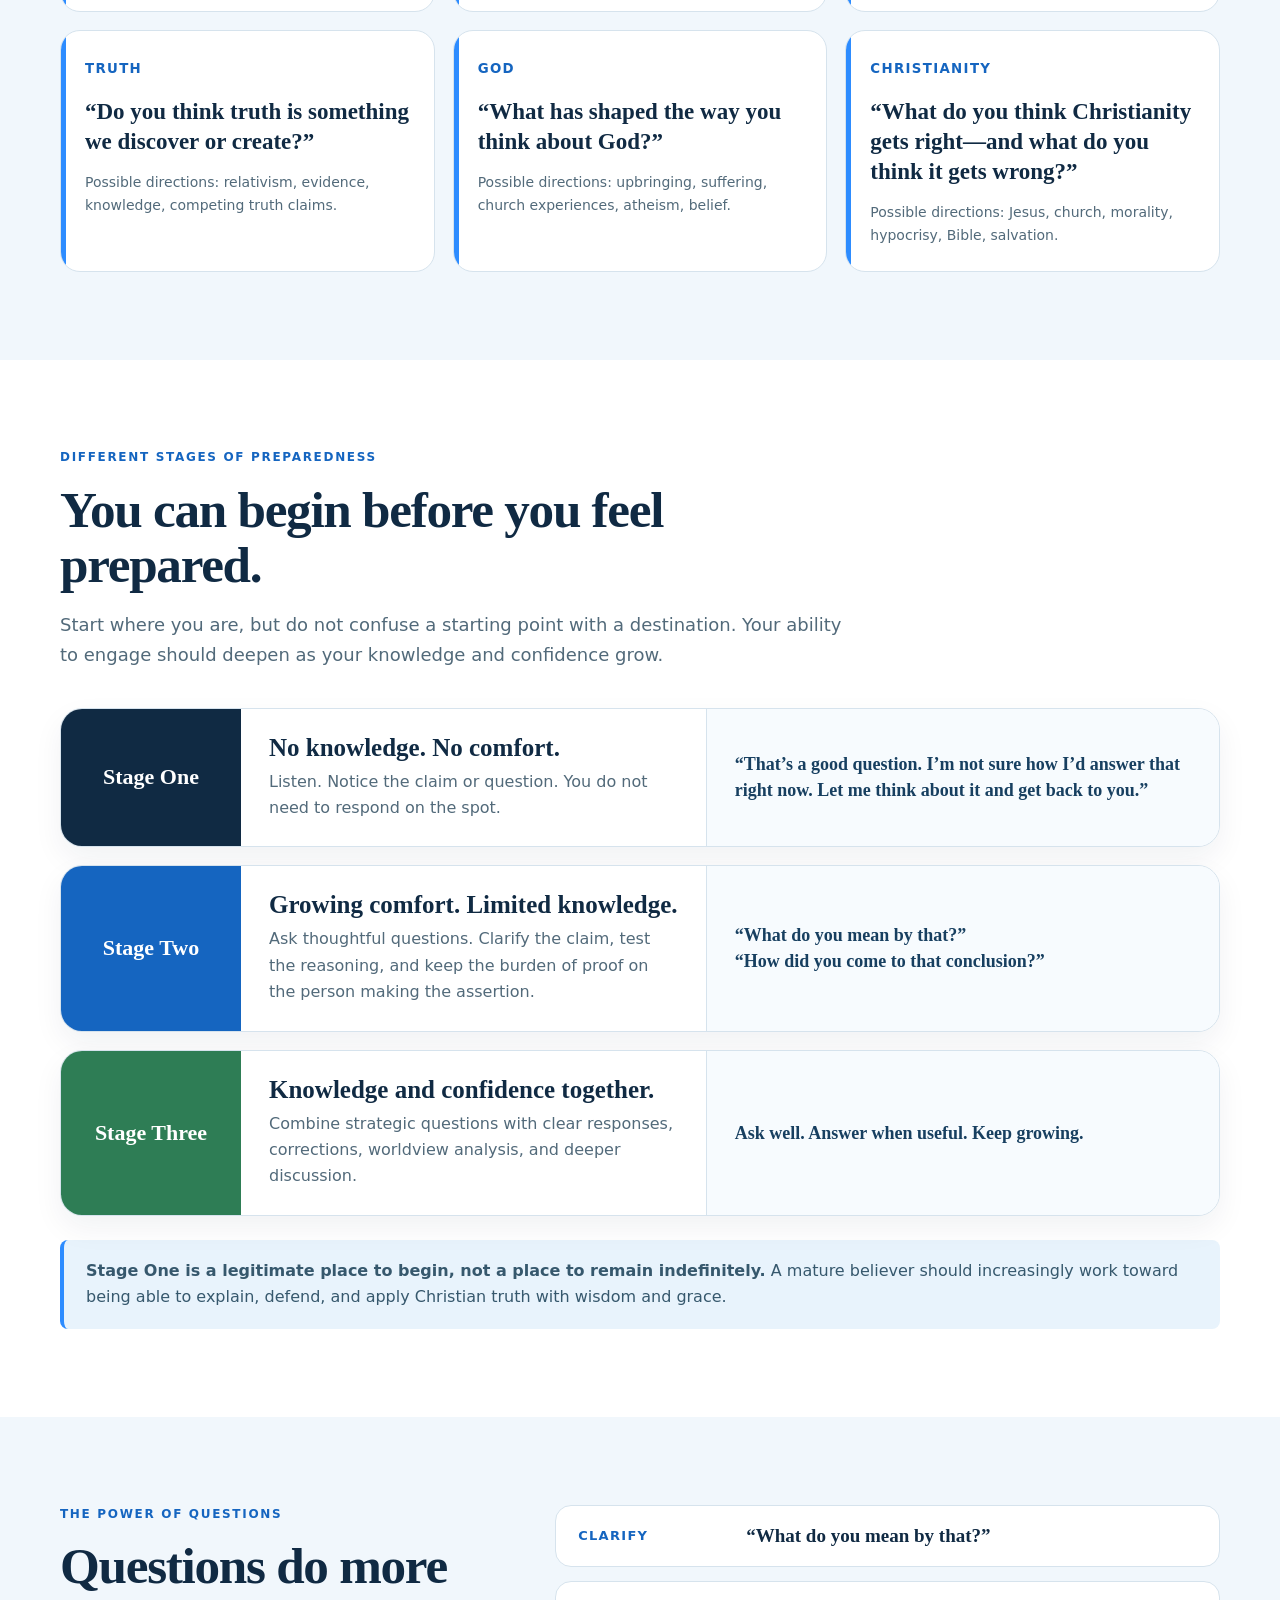
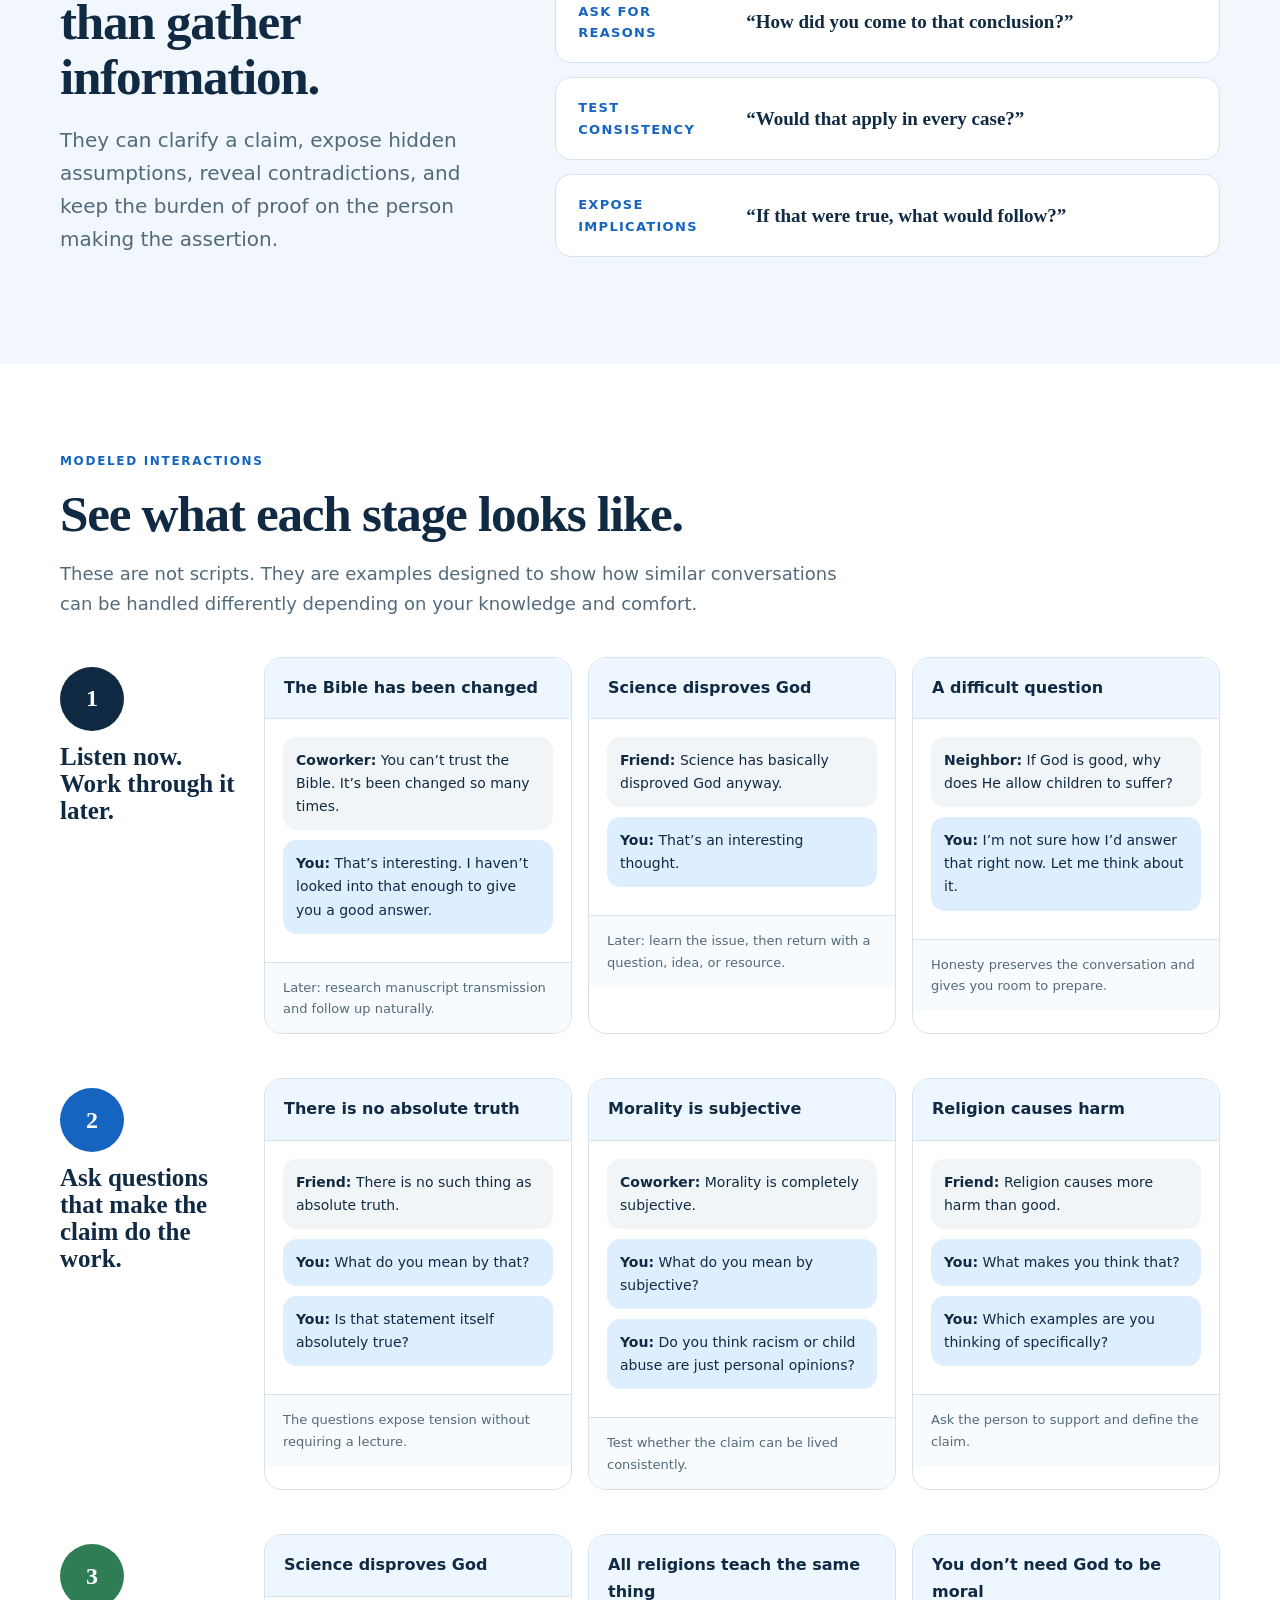
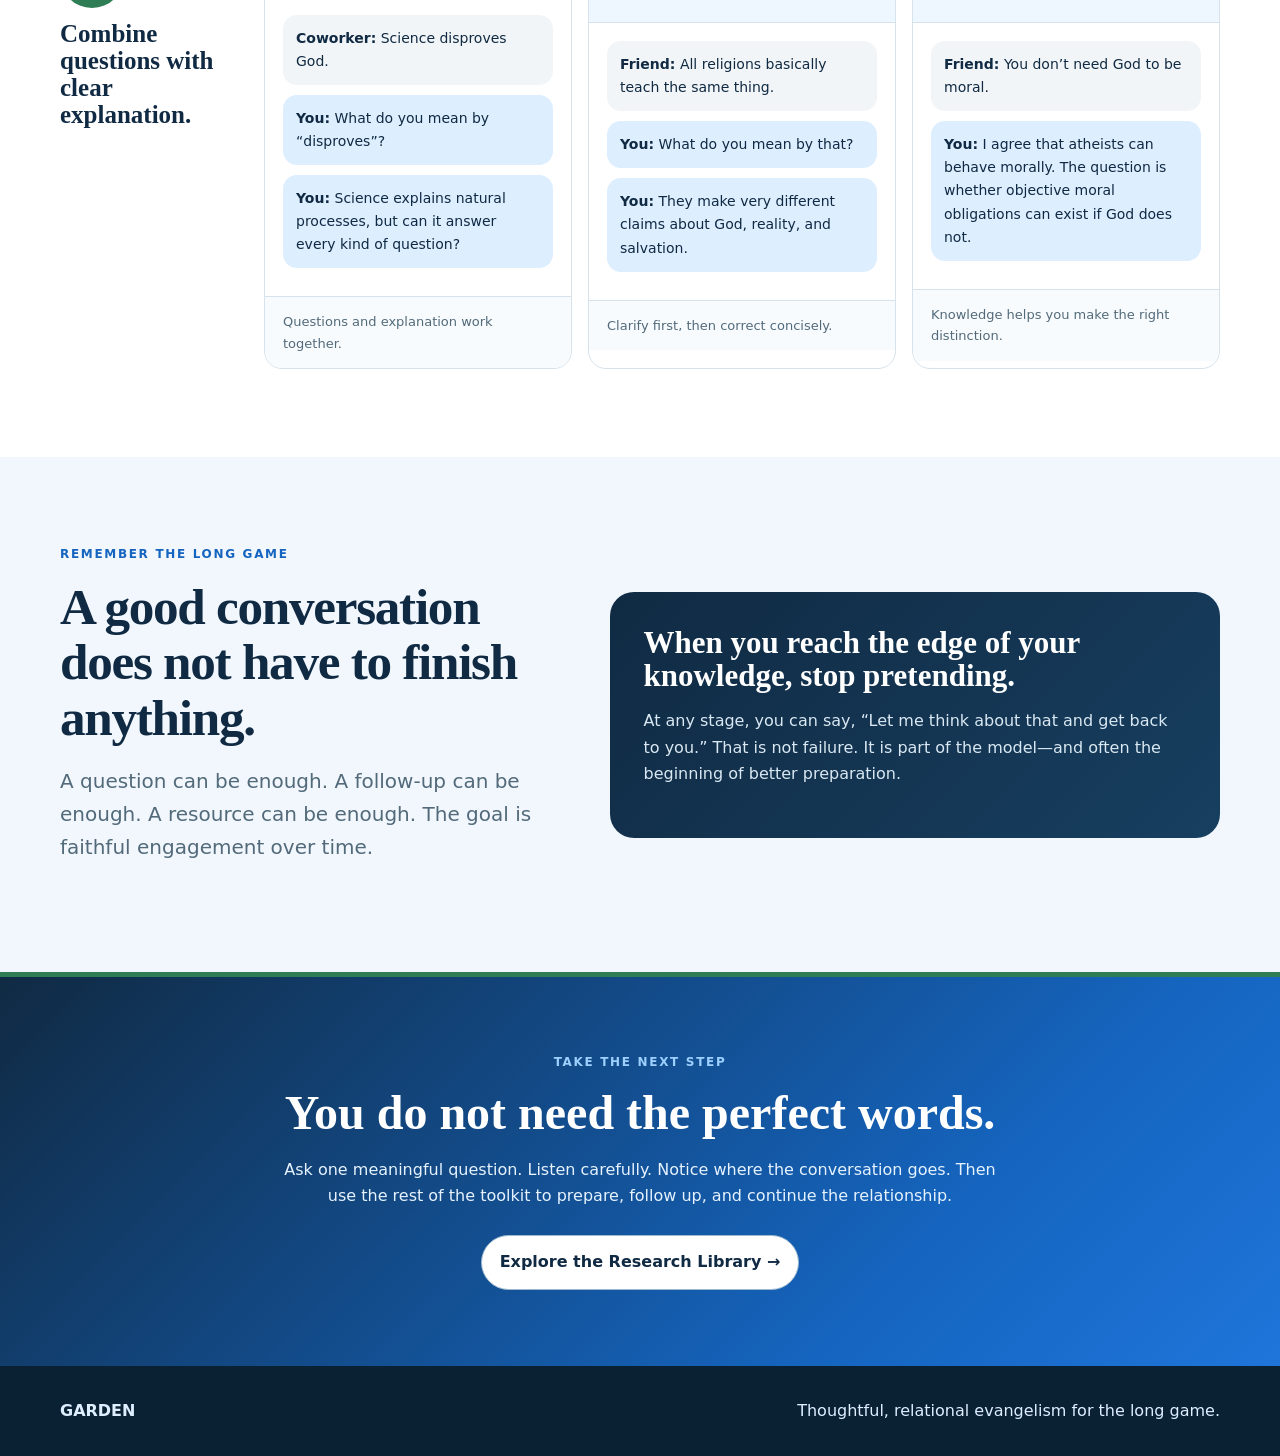
<file: conversations.html>
<!doctype html>
<html lang="en">
<head>
<meta charset="utf-8">
<meta name="viewport" content="width=device-width,initial-scale=1">
<meta name="description" content="Conversational Models help believers start spiritual conversations, engage at their current stage of preparedness, and learn through realistic examples.">
<title>Conversational Models — GARDEN</title>
<style>
:root{
  --navy:#102A43;
  --navy2:#173F60;
  --blue:#1565C0;
  --bright:#2D8CFF;
  --green:#2E7D55;
  --white:#FFFFFF;
  --ice:#F1F7FC;
  --ice2:#E8F3FC;
  --ink:#102A43;
  --muted:#526A7A;
  --line:#D6E3ED;
  --shadow:0 22px 60px rgba(16,42,67,.14);
}
*{box-sizing:border-box}
html{scroll-behavior:smooth}
body{margin:0;background:#fff;color:var(--ink);font:16px/1.65 system-ui,-apple-system,BlinkMacSystemFont,"Segoe UI",sans-serif}
h1,h2,h3{font-family:Georgia,"Times New Roman",serif;line-height:1.08;margin:0}
a{color:inherit}
.container{width:min(1160px,calc(100% - 40px));margin:auto}
.site-header{position:sticky;top:0;z-index:30;background:rgba(255,255,255,.96);backdrop-filter:blur(10px);border-bottom:1px solid rgba(16,42,67,.12)}
.nav{height:72px;display:flex;align-items:center;justify-content:space-between;gap:24px}
.brand{text-decoration:none;font-weight:800;letter-spacing:.18em;display:flex;align-items:center;gap:10px}
.brand-mark{width:16px;height:22px;border:2px solid var(--green);border-radius:100% 0 100% 0;transform:rotate(-35deg);display:inline-block}
.nav-links{display:flex;align-items:center;gap:18px;font-size:14px}
.nav-links a{text-decoration:none;color:#3D5A6C}
.nav-links a[aria-current]{font-weight:800;color:var(--navy)}
.nav-cta{padding:9px 14px;border-radius:999px;background:var(--blue);color:#fff!important}
.eyebrow{text-transform:uppercase;letter-spacing:.14em;font-size:12px;font-weight:800;color:var(--blue);margin-bottom:14px}
.btn{display:inline-block;text-decoration:none;padding:13px 18px;border-radius:999px;font-weight:750}
.btn-primary{background:var(--blue);color:#fff}
.btn-secondary{background:#fff;border:1px solid #9DB9CF;color:var(--navy)}

.hero{padding:70px 0 76px;background:
radial-gradient(circle at 82% 18%,rgba(45,140,255,.18),transparent 28%),
linear-gradient(180deg,#fff 0%,#EEF7FF 100%)}
.hero-grid{display:grid;grid-template-columns:.92fr 1.08fr;gap:60px;align-items:center}
.hero h1{font-size:clamp(48px,6vw,76px);letter-spacing:-.035em;max-width:760px}
.lede{font-size:20px;color:var(--muted);max-width:660px}
.hero-actions{display:flex;gap:12px;flex-wrap:wrap;margin-top:28px}
.dialogue-stage{position:relative;min-height:420px}
.dialogue-stage:before{content:"";position:absolute;inset:24px 15px 0 60px;border-radius:32px;background:linear-gradient(150deg,#102A43,#1565C0);box-shadow:var(--shadow)}
.bubble{position:absolute;max-width:76%;padding:18px 20px;border-radius:22px;box-shadow:0 10px 28px rgba(16,42,67,.14);font-size:15px}
.bubble.them{left:0;top:18px;background:#fff;border:1px solid #C8DBE9;border-bottom-left-radius:8px}
.bubble.you{right:0;top:135px;background:var(--bright);color:#fff;border-bottom-right-radius:8px}
.bubble.later{left:40px;top:255px;background:#EAF4FB;border:1px solid #BFD8EA;color:#36586D}
.bubble.return{right:18px;top:330px;background:#fff;border:1px solid #C8DBE9;border-bottom-right-radius:8px}
.speaker{font-size:11px;letter-spacing:.12em;text-transform:uppercase;font-weight:900;display:block;margin-bottom:5px;opacity:.72}

.quote-band{background:linear-gradient(135deg,#102A43,#1565C0);color:white;padding:32px 0;border-top:4px solid var(--green)}
.quote-band blockquote{margin:0 auto;max-width:900px;text-align:center;font:700 29px/1.3 Georgia,serif}

.section{padding:88px 0}
.section.alt{background:var(--ice)}
.section-head{max-width:790px;margin-bottom:38px}
.section h2{font-size:clamp(34px,4vw,52px);letter-spacing:-.025em}
.section-head p{font-size:18px;color:var(--muted)}

.starters{display:grid;grid-template-columns:repeat(3,1fr);gap:18px}
.starter{position:relative;background:#fff;border:1px solid var(--line);border-radius:20px;padding:24px;min-height:210px;overflow:hidden}
.starter:before{content:"";position:absolute;left:0;top:0;width:5px;height:100%;background:var(--bright)}
.starter small{font-weight:900;letter-spacing:.1em;text-transform:uppercase;color:var(--blue)}
.starter blockquote{font:700 23px/1.3 Georgia,serif;margin:16px 0 14px}
.starter p{margin:0;color:var(--muted);font-size:14px}

.stages-wrap{display:grid;grid-template-columns:1fr;gap:18px}
.stage-row{display:grid;grid-template-columns:180px 1fr 1.1fr;gap:0;background:#fff;border:1px solid var(--line);border-radius:22px;overflow:hidden;box-shadow:0 12px 30px rgba(16,42,67,.06)}
.stage-badge{display:flex;align-items:center;justify-content:center;background:var(--navy);color:#fff;font:700 22px Georgia,serif;padding:24px}
.stage-row:nth-child(2) .stage-badge{background:var(--blue)}
.stage-row:nth-child(3) .stage-badge{background:var(--green)}
.stage-copy,.stage-voice{padding:25px 28px}
.stage-copy{border-right:1px solid var(--line)}
.stage-copy h3{font-size:25px;margin-bottom:8px}
.stage-copy p{margin:0;color:var(--muted)}
.stage-voice{background:#F7FBFE;display:flex;align-items:center}
.stage-voice blockquote{margin:0;font:700 18px/1.45 Georgia,serif;color:#173F60}
.stage-note{margin-top:24px;padding:18px 22px;background:#E8F3FC;border-left:4px solid var(--bright);border-radius:8px;color:#36586D}

.question-lab{display:grid;grid-template-columns:.8fr 1.2fr;gap:52px;align-items:start}
.question-stack{display:grid;gap:14px}
.qcard{background:#fff;border:1px solid var(--line);border-radius:16px;padding:19px 22px;display:grid;grid-template-columns:150px 1fr;gap:18px;align-items:center}
.qcard strong{font-size:13px;text-transform:uppercase;letter-spacing:.1em;color:var(--blue)}
.qcard span{font:700 19px Georgia,serif}

.models{display:grid;gap:44px}
.model-stage{display:grid;grid-template-columns:180px 1fr;gap:24px}
.model-label{padding-top:10px}
.model-label .num{width:64px;height:64px;border-radius:50%;display:flex;align-items:center;justify-content:center;background:var(--navy);color:white;font:700 24px Georgia,serif}
.model-label h3{font-size:25px;margin-top:12px}
.model-cards{display:grid;grid-template-columns:repeat(3,1fr);gap:16px}
.model-card{background:#fff;border:1px solid var(--line);border-radius:18px;overflow:hidden}
.model-title{padding:17px 19px;font-weight:850;background:#EEF7FF;border-bottom:1px solid var(--line)}
.chat{padding:18px}
.chat p{margin:0 0 10px;padding:12px 13px;border-radius:14px;font-size:14px}
.chat .them{background:#F2F5F7}
.chat .you{background:#DDEEFF}
.takeaway{padding:14px 18px;background:#F8FBFD;border-top:1px solid var(--line);color:var(--muted);font-size:13px}

.long-game{display:grid;grid-template-columns:.9fr 1.1fr;gap:50px;align-items:center}
.long-game-panel{background:linear-gradient(135deg,#102A43,#173F60);color:#fff;border-radius:24px;padding:34px}
.long-game-panel h3{font-size:31px;margin-bottom:12px}
.long-game-panel p{color:#D9E8F2}
.final{padding:76px 0;background:linear-gradient(135deg,#102A43 0%,#1565C0 72%,#2D8CFF 140%);color:#fff;text-align:center;border-top:5px solid var(--green)}
.final h2{font-size:48px}
.final p{max-width:720px;margin:18px auto 26px;color:#E6F3FF}
.footer{padding:32px 0;background:#0A2033;color:#DDEEFF}
.footer .container{display:flex;justify-content:space-between;gap:20px}

@media(max-width:900px){
 .nav-links a:not([aria-current]):not(.nav-cta){display:none}
 .hero-grid,.question-lab,.long-game,.model-stage{grid-template-columns:1fr}
 .starters,.model-cards{grid-template-columns:1fr}
 .stage-row{grid-template-columns:1fr}
 .stage-copy{border-right:0;border-bottom:1px solid var(--line)}
 .dialogue-stage{margin-top:12px}
}
</style>
<style id="garden-global-secondary-button-contrast-fix">
.btn-secondary{color:#102A43!important;background:#fff!important}
</style>
</head>
<body>
<header class="site-header">
  <div class="container nav">
    <a class="brand" href="index.html"><span class="brand-mark"></span>GARDEN</a>
    <nav class="nav-links" aria-label="Primary navigation">
<a href="index.html">Home</a><a href="start-here.html">Start Here</a><a href="garden.html">GARDEN</a><a href="people.html">Your People</a><a aria-current="page" href="conversations.html">Conversations</a><a href="resources.html">Trusted Voices</a><a href="research.html">Research Library</a><a href="frameworks.html">AI Frameworks</a><a href="about.html">About</a><a href="group-study.html">Group Study</a><a class="nav-cta" href="start-here.html">Begin</a>
</nav>
  </div>
</header>

<main>
<section class="hero">
 <div class="container hero-grid">
  <div>
   <div class="eyebrow">Conversational Models</div>
   <h1>Open the door. Start where you are. Grow from there.</h1>
   <p class="lede">You do not need to be an expert—or even comfortable talking about faith—to begin. Learn how to start meaningful conversations, engage at your current stage of preparedness, and follow up without pressure.</p>
   <div class="hero-actions"><a class="btn btn-primary" href="#starters">Start a conversation ↓</a><a class="btn btn-secondary" href="#stages">Find your stage</a></div>
  </div>
  <div class="dialogue-stage" aria-label="Example conversation">
   <div class="bubble them"><span class="speaker">Friend</span>“If God is good, why does He allow children to suffer?”</div>
   <div class="bubble you"><span class="speaker">You</span>“That’s a really good question. I’m not sure how I’d answer that right now.”</div>
   <div class="bubble later"><span class="speaker">Later</span>You think, research, pray, and find a useful way to engage the question.</div>
   <div class="bubble return"><span class="speaker">You, later</span>“I was thinking about what you said the other day…”</div>
  </div>
 </div>
</section>

<section class="quote-band"><div class="container"><blockquote>You do not have to win the moment. A good question, an honest pause, or a thoughtful follow-up may be enough.</blockquote></div></section>

<section class="section alt" id="starters">
 <div class="container">
  <div class="section-head"><div class="eyebrow">Starting spiritual conversations</div><h2>Meaningful conversations often begin with one good question.</h2><p>You do not need to force a transition or deliver a presentation. A thoughtful question can reveal what someone believes, invite reflection, and show you where a future conversation might naturally go.</p></div>
  <div class="starters">
   <article class="starter"><small>Meaning &amp; Purpose</small><blockquote>“What do you think gives life meaning?”</blockquote><p>Possible directions: purpose, human value, happiness, vocation, God.</p></article>
   <article class="starter"><small>Death &amp; Eternity</small><blockquote>“What do you think happens when we die?”</blockquote><p>Possible directions: afterlife, soul, naturalism, judgment, hope, Jesus.</p></article>
   <article class="starter"><small>Morality</small><blockquote>“Where do you think our sense of right and wrong comes from?”</blockquote><p>Possible directions: objective morality, culture, human nature, God.</p></article>
   <article class="starter"><small>Truth</small><blockquote>“Do you think truth is something we discover or create?”</blockquote><p>Possible directions: relativism, evidence, knowledge, competing truth claims.</p></article>
   <article class="starter"><small>God</small><blockquote>“What has shaped the way you think about God?”</blockquote><p>Possible directions: upbringing, suffering, church experiences, atheism, belief.</p></article>
   <article class="starter"><small>Christianity</small><blockquote>“What do you think Christianity gets right—and what do you think it gets wrong?”</blockquote><p>Possible directions: Jesus, church, morality, hypocrisy, Bible, salvation.</p></article>
  </div>
 </div>
</section>

<section class="section" id="stages">
 <div class="container">
  <div class="section-head"><div class="eyebrow">Different stages of preparedness</div><h2>You can begin before you feel prepared.</h2><p>Start where you are, but do not confuse a starting point with a destination. Your ability to engage should deepen as your knowledge and confidence grow.</p></div>
  <div class="stages-wrap">
   <article class="stage-row"><div class="stage-badge">Stage One</div><div class="stage-copy"><h3>No knowledge. No comfort.</h3><p>Listen. Notice the claim or question. You do not need to respond on the spot.</p></div><div class="stage-voice"><blockquote>“That’s a good question. I’m not sure how I’d answer that right now. Let me think about it and get back to you.”</blockquote></div></article>
   <article class="stage-row"><div class="stage-badge">Stage Two</div><div class="stage-copy"><h3>Growing comfort. Limited knowledge.</h3><p>Ask thoughtful questions. Clarify the claim, test the reasoning, and keep the burden of proof on the person making the assertion.</p></div><div class="stage-voice"><blockquote>“What do you mean by that?”<br>“How did you come to that conclusion?”</blockquote></div></article>
   <article class="stage-row"><div class="stage-badge">Stage Three</div><div class="stage-copy"><h3>Knowledge and confidence together.</h3><p>Combine strategic questions with clear responses, corrections, worldview analysis, and deeper discussion.</p></div><div class="stage-voice"><blockquote>Ask well. Answer when useful. Keep growing.</blockquote></div></article>
  </div>
  <div class="stage-note"><strong>Stage One is a legitimate place to begin, not a place to remain indefinitely.</strong> A mature believer should increasingly work toward being able to explain, defend, and apply Christian truth with wisdom and grace.</div>
 </div>
</section>

<section class="section alt">
 <div class="container question-lab">
  <div><div class="eyebrow">The power of questions</div><h2>Questions do more than gather information.</h2><p class="lede">They can clarify a claim, expose hidden assumptions, reveal contradictions, and keep the burden of proof on the person making the assertion.</p></div>
  <div class="question-stack">
   <div class="qcard"><strong>Clarify</strong><span>“What do you mean by that?”</span></div>
   <div class="qcard"><strong>Ask for reasons</strong><span>“How did you come to that conclusion?”</span></div>
   <div class="qcard"><strong>Test consistency</strong><span>“Would that apply in every case?”</span></div>
   <div class="qcard"><strong>Expose implications</strong><span>“If that were true, what would follow?”</span></div>
  </div>
 </div>
</section>

<section class="section">
 <div class="container">
  <div class="section-head"><div class="eyebrow">Modeled interactions</div><h2>See what each stage looks like.</h2><p>These are not scripts. They are examples designed to show how similar conversations can be handled differently depending on your knowledge and comfort.</p></div>
  <div class="models">
   <section class="model-stage">
    <div class="model-label"><div class="num">1</div><h3>Listen now. Work through it later.</h3></div>
    <div class="model-cards">
     <article class="model-card"><div class="model-title">The Bible has been changed</div><div class="chat"><p class="them"><strong>Coworker:</strong> You can’t trust the Bible. It’s been changed so many times.</p><p class="you"><strong>You:</strong> That’s interesting. I haven’t looked into that enough to give you a good answer.</p></div><div class="takeaway">Later: research manuscript transmission and follow up naturally.</div></article>
     <article class="model-card"><div class="model-title">Science disproves God</div><div class="chat"><p class="them"><strong>Friend:</strong> Science has basically disproved God anyway.</p><p class="you"><strong>You:</strong> That’s an interesting thought.</p></div><div class="takeaway">Later: learn the issue, then return with a question, idea, or resource.</div></article>
     <article class="model-card"><div class="model-title">A difficult question</div><div class="chat"><p class="them"><strong>Neighbor:</strong> If God is good, why does He allow children to suffer?</p><p class="you"><strong>You:</strong> I’m not sure how I’d answer that right now. Let me think about it.</p></div><div class="takeaway">Honesty preserves the conversation and gives you room to prepare.</div></article>
    </div>
   </section>

   <section class="model-stage">
    <div class="model-label"><div class="num" style="background:var(--blue)">2</div><h3>Ask questions that make the claim do the work.</h3></div>
    <div class="model-cards">
     <article class="model-card"><div class="model-title">There is no absolute truth</div><div class="chat"><p class="them"><strong>Friend:</strong> There is no such thing as absolute truth.</p><p class="you"><strong>You:</strong> What do you mean by that?</p><p class="you"><strong>You:</strong> Is that statement itself absolutely true?</p></div><div class="takeaway">The questions expose tension without requiring a lecture.</div></article>
     <article class="model-card"><div class="model-title">Morality is subjective</div><div class="chat"><p class="them"><strong>Coworker:</strong> Morality is completely subjective.</p><p class="you"><strong>You:</strong> What do you mean by subjective?</p><p class="you"><strong>You:</strong> Do you think racism or child abuse are just personal opinions?</p></div><div class="takeaway">Test whether the claim can be lived consistently.</div></article>
     <article class="model-card"><div class="model-title">Religion causes harm</div><div class="chat"><p class="them"><strong>Friend:</strong> Religion causes more harm than good.</p><p class="you"><strong>You:</strong> What makes you think that?</p><p class="you"><strong>You:</strong> Which examples are you thinking of specifically?</p></div><div class="takeaway">Ask the person to support and define the claim.</div></article>
    </div>
   </section>

   <section class="model-stage">
    <div class="model-label"><div class="num" style="background:var(--green)">3</div><h3>Combine questions with clear explanation.</h3></div>
    <div class="model-cards">
     <article class="model-card"><div class="model-title">Science disproves God</div><div class="chat"><p class="them"><strong>Coworker:</strong> Science disproves God.</p><p class="you"><strong>You:</strong> What do you mean by “disproves”?</p><p class="you"><strong>You:</strong> Science explains natural processes, but can it answer every kind of question?</p></div><div class="takeaway">Questions and explanation work together.</div></article>
     <article class="model-card"><div class="model-title">All religions teach the same thing</div><div class="chat"><p class="them"><strong>Friend:</strong> All religions basically teach the same thing.</p><p class="you"><strong>You:</strong> What do you mean by that?</p><p class="you"><strong>You:</strong> They make very different claims about God, reality, and salvation.</p></div><div class="takeaway">Clarify first, then correct concisely.</div></article>
     <article class="model-card"><div class="model-title">You don’t need God to be moral</div><div class="chat"><p class="them"><strong>Friend:</strong> You don’t need God to be moral.</p><p class="you"><strong>You:</strong> I agree that atheists can behave morally. The question is whether objective moral obligations can exist if God does not.</p></div><div class="takeaway">Knowledge helps you make the right distinction.</div></article>
    </div>
   </section>
  </div>
 </div>
</section>

<section class="section alt">
 <div class="container long-game">
  <div><div class="eyebrow">Remember the long game</div><h2>A good conversation does not have to finish anything.</h2><p class="lede">A question can be enough. A follow-up can be enough. A resource can be enough. The goal is faithful engagement over time.</p></div>
  <div class="long-game-panel"><h3>When you reach the edge of your knowledge, stop pretending.</h3><p>At any stage, you can say, “Let me think about that and get back to you.” That is not failure. It is part of the model—and often the beginning of better preparation.</p></div>
 </div>
</section>

<section class="final"><div class="container"><div class="eyebrow" style="color:#9DD0FF">Take the next step</div><h2>You do not need the perfect words.</h2><p>Ask one meaningful question. Listen carefully. Notice where the conversation goes. Then use the rest of the toolkit to prepare, follow up, and continue the relationship.</p><a class="btn btn-secondary" href="research.html">Explore the Research Library →</a></div></section>
</main>

<footer class="footer"><div class="container"><strong>GARDEN</strong><span>Thoughtful, relational evangelism for the long game.</span></div></footer>

<style id="garden-mobile-nav-fix">
.menu-btn{display:none;border:0;background:transparent;color:#102A43;font:700 28px/1 system-ui,-apple-system,BlinkMacSystemFont,"Segoe UI",sans-serif;padding:10px 8px;cursor:pointer}
@media(max-width:980px){
 .nav{position:relative}
 .menu-btn{display:block;flex:0 0 auto}
 .nav-links{display:none!important;position:absolute;top:calc(100% + 1px);left:0;right:0;z-index:1000;background:#fff;border:1px solid rgba(16,42,67,.12);border-radius:0 0 18px 18px;box-shadow:0 18px 40px rgba(16,42,67,.14);padding:14px 20px 20px;flex-direction:column;align-items:stretch;gap:0!important;font-size:16px!important}
 .nav-links.open{display:flex!important}
 .nav-links.open a{display:block!important;padding:12px 4px;border-bottom:1px solid rgba(16,42,67,.08);color:#3D5A6C;text-decoration:none}
 .nav-links.open a[aria-current]{color:#102A43;font-weight:850}
 .nav-links.open .nav-cta{margin-top:10px;padding:12px 16px!important;text-align:center;border-bottom:0;border-radius:999px;background:#1565C0;color:#fff!important}
}
</style>
<script id="garden-mobile-nav-script">
(function(){
 const nav=document.querySelector('.nav');
 const links=document.querySelector('.nav-links');
 if(!nav||!links||nav.querySelector('.menu-btn')) return;
 const btn=document.createElement('button');
 btn.className='menu-btn'; btn.type='button'; btn.setAttribute('aria-label','Open navigation menu'); btn.setAttribute('aria-expanded','false'); btn.innerHTML='&#9776;';
 nav.insertBefore(btn,links);
 btn.addEventListener('click',function(){const open=links.classList.toggle('open');btn.setAttribute('aria-expanded',String(open));btn.setAttribute('aria-label',open?'Close navigation menu':'Open navigation menu');btn.innerHTML=open?'&#10005;':'&#9776;';});
 links.querySelectorAll('a').forEach(function(a){a.addEventListener('click',function(){links.classList.remove('open');btn.setAttribute('aria-expanded','false');btn.setAttribute('aria-label','Open navigation menu');btn.innerHTML='&#9776;';});});
 document.addEventListener('click',function(e){if(!nav.contains(e.target)&&links.classList.contains('open')){links.classList.remove('open');btn.setAttribute('aria-expanded','false');btn.setAttribute('aria-label','Open navigation menu');btn.innerHTML='&#9776;';}});
})();
</script>
</body>
</html>
</file>
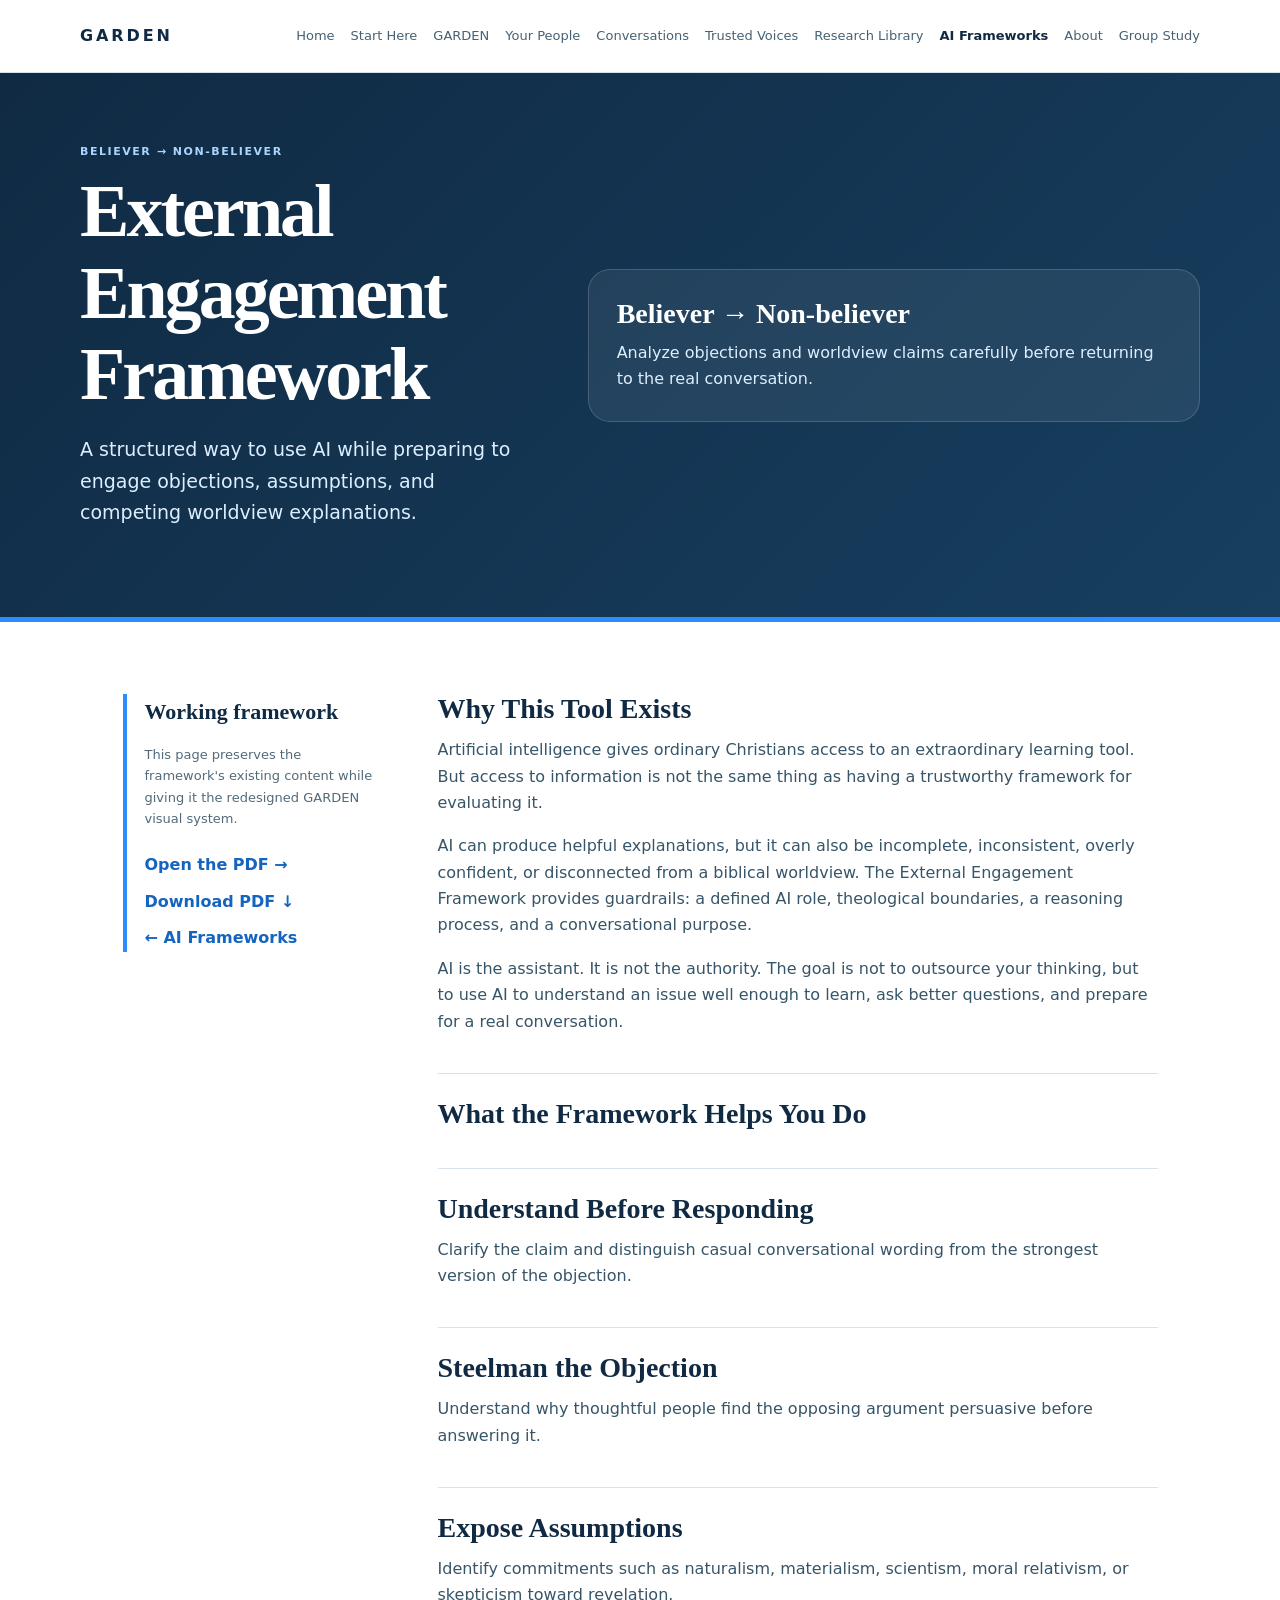
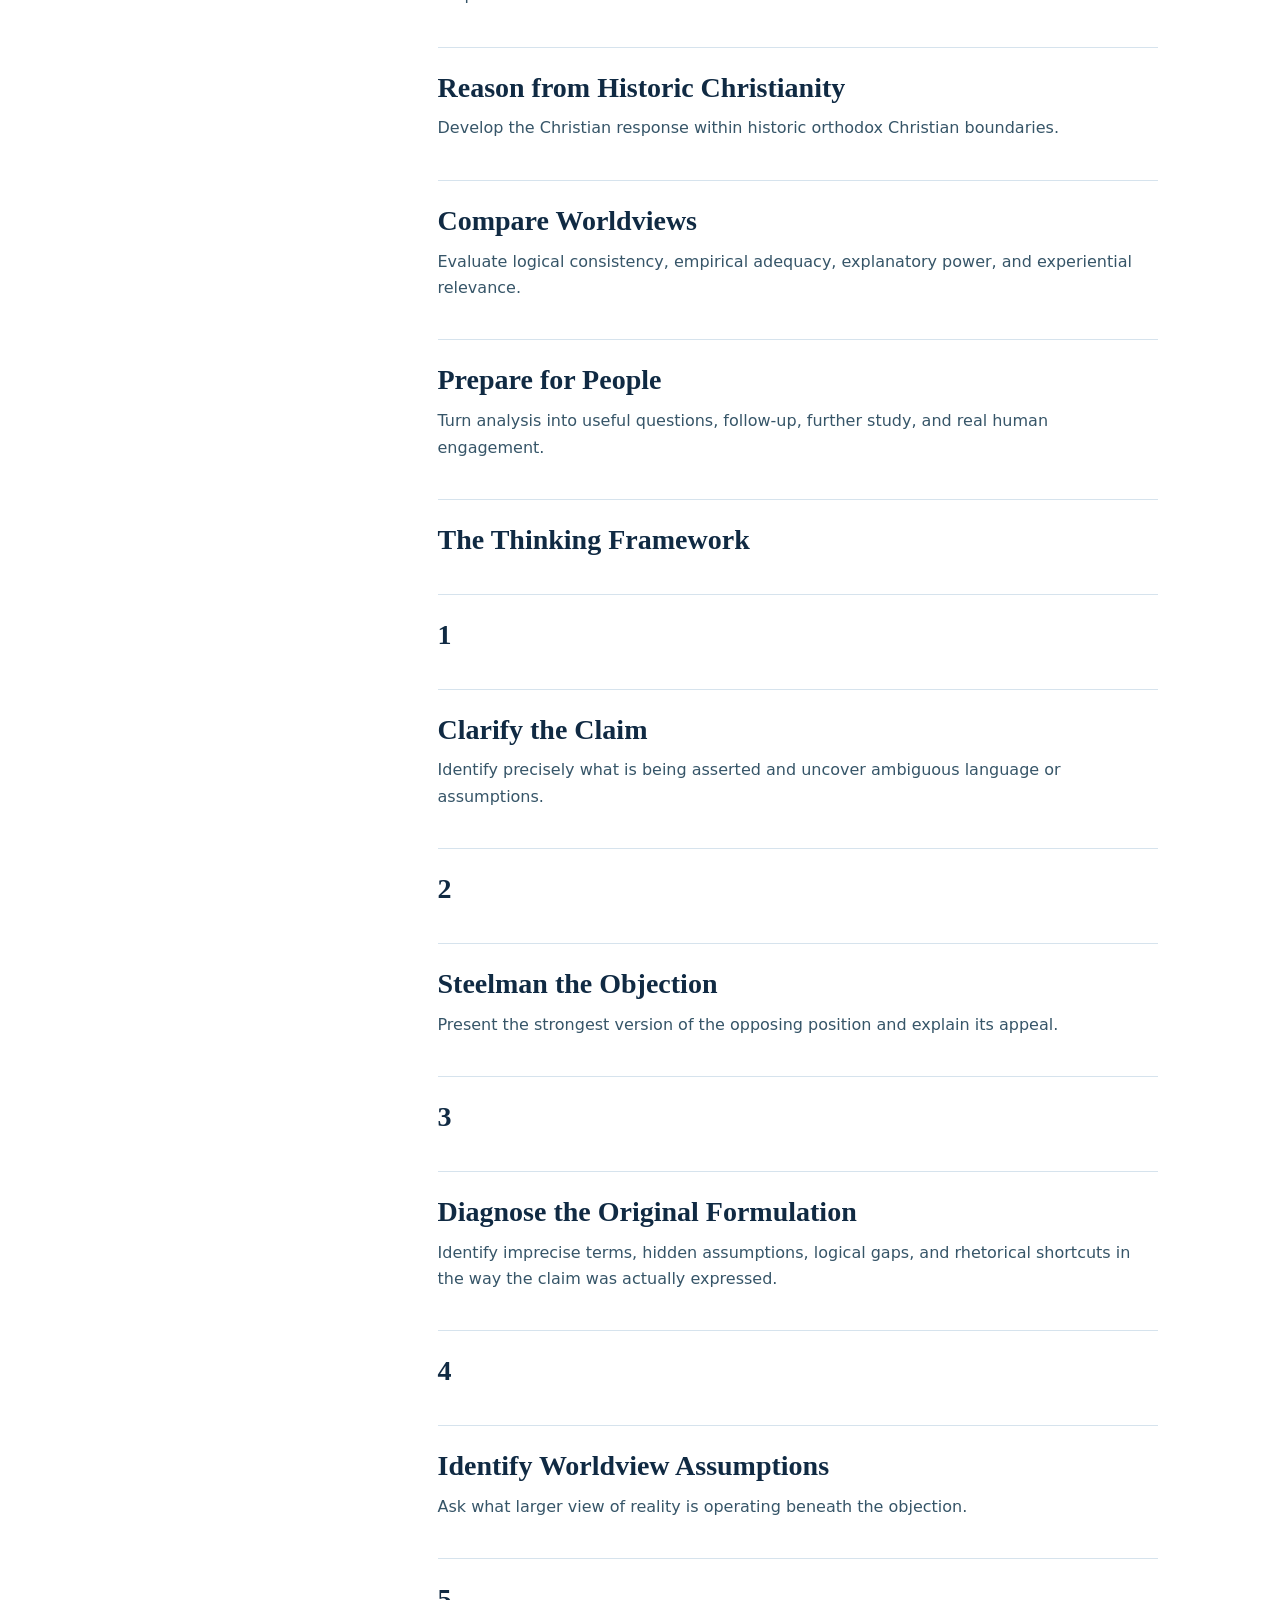
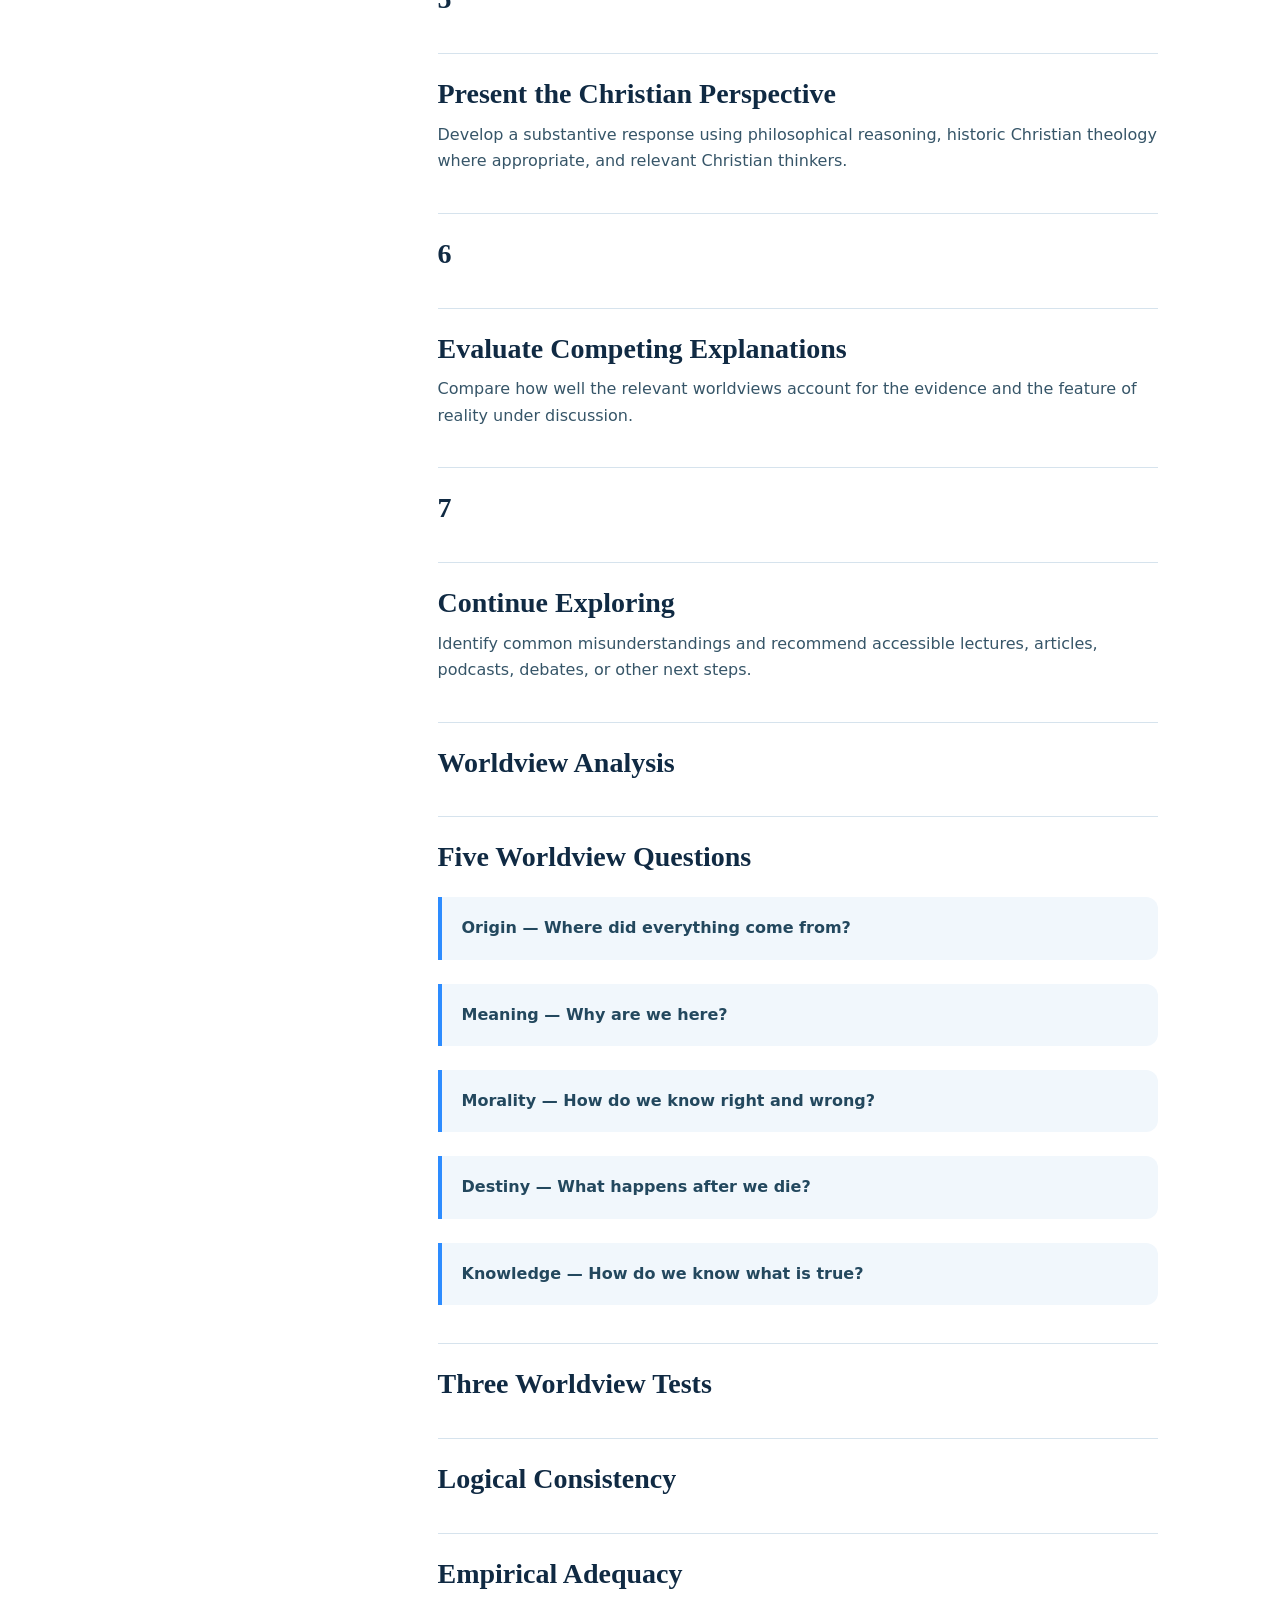
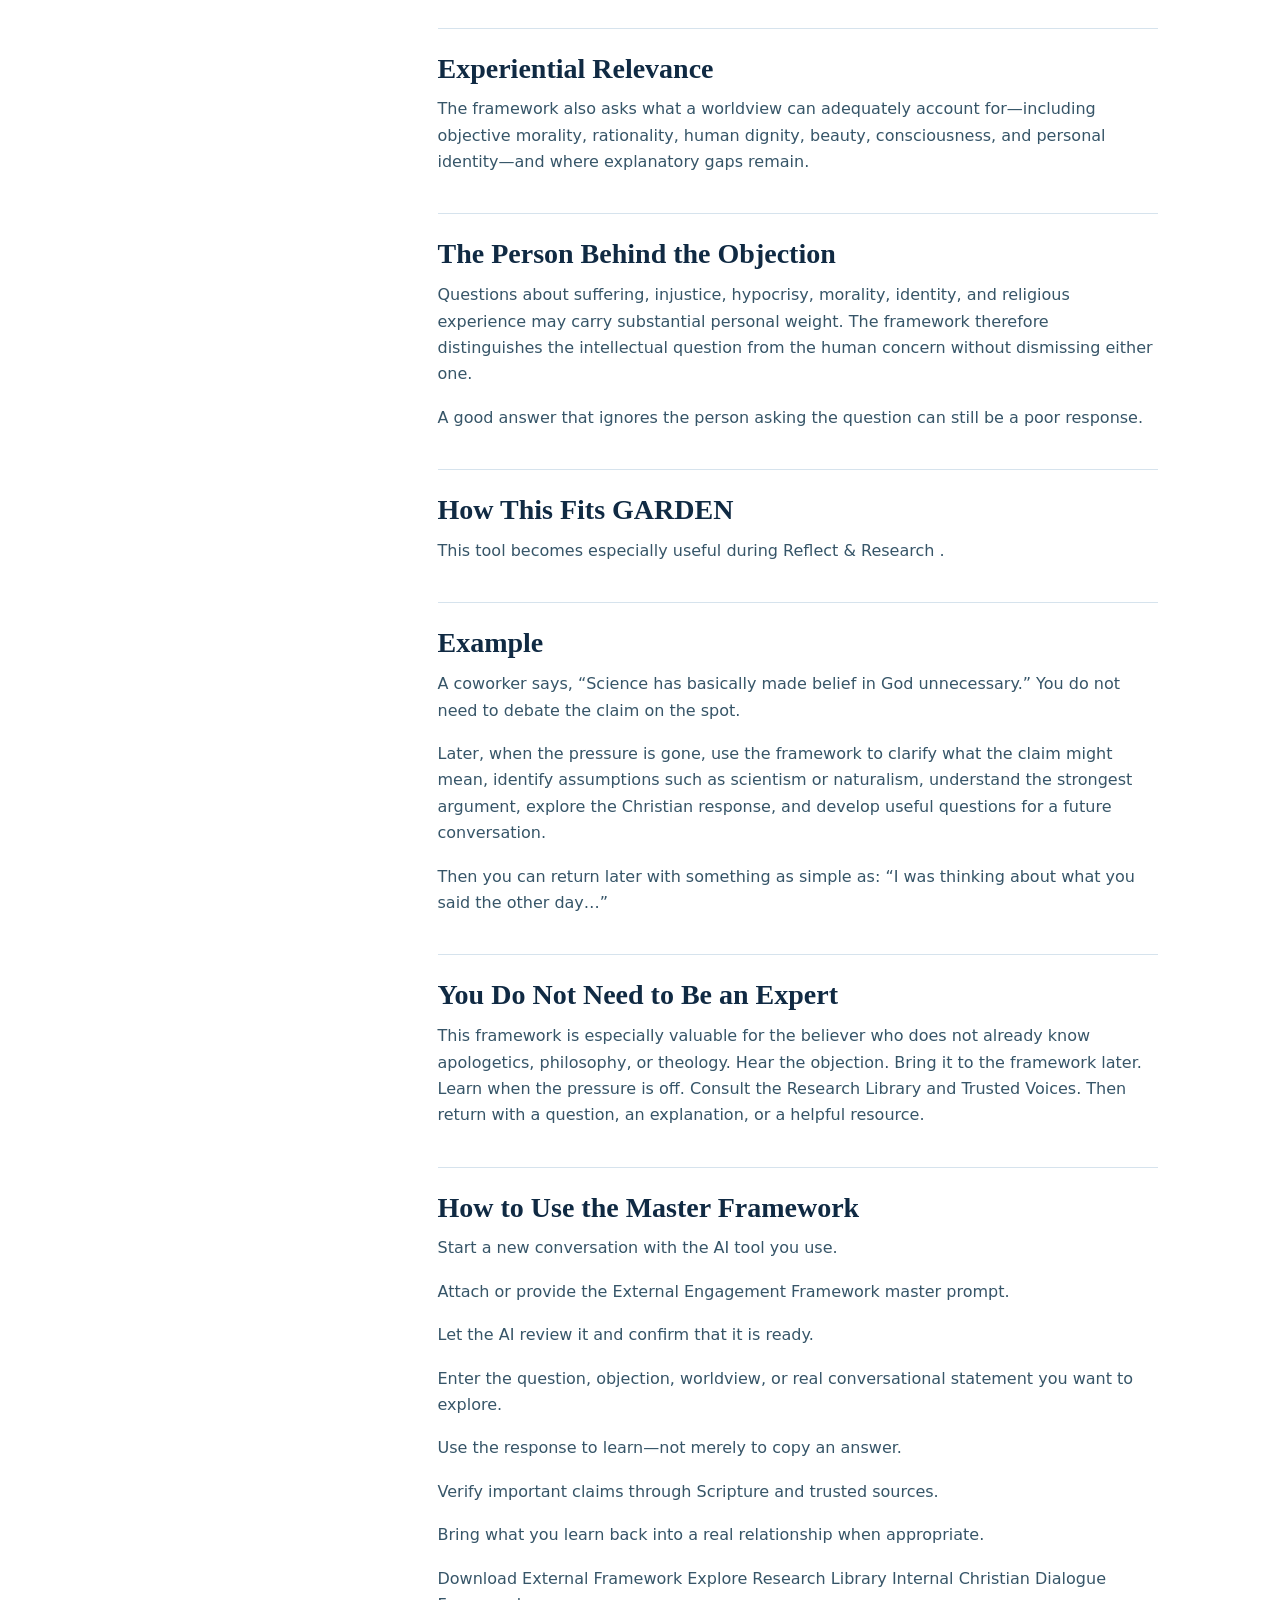
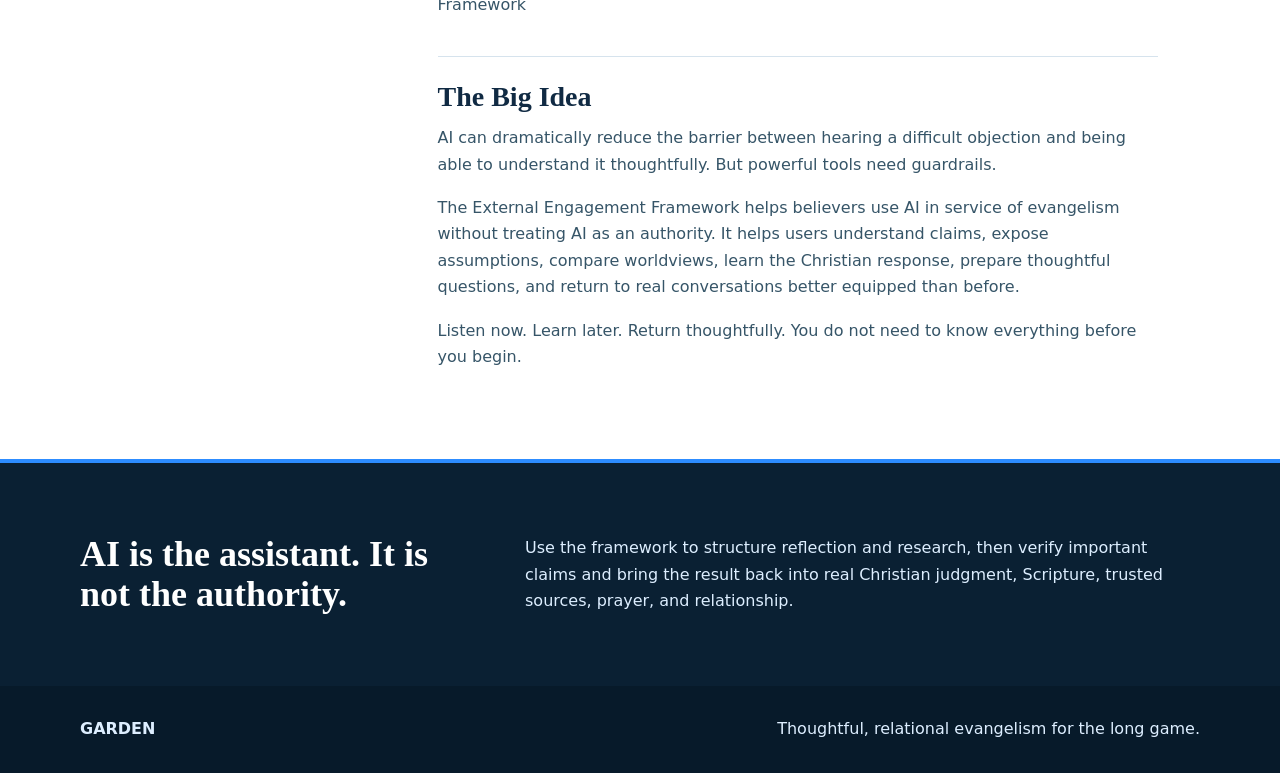
<file: external-framework.html>
<!doctype html><html lang="en"><head><meta charset="utf-8"><meta name="viewport" content="width=device-width,initial-scale=1">
<title>External Engagement Framework — GARDEN</title>
<style>
:root{--navy:#102A43;--navy2:#173F60;--blue:#1565C0;--bright:#2D8CFF;--green:#2E7D55;--ice:#F1F7FC;--muted:#526A7A;--line:#D6E3ED;--accent:#2D8CFF}
*{box-sizing:border-box}body{margin:0;color:var(--navy);font:16px/1.65 system-ui,-apple-system,BlinkMacSystemFont,"Segoe UI",sans-serif;background:#fff}h1,h2,h3{font-family:Georgia,"Times New Roman",serif;line-height:1.1}a{color:inherit}.container{width:min(1120px,calc(100% - 40px));margin:auto}
header{position:sticky;top:0;z-index:20;background:rgba(255,255,255,.97);border-bottom:1px solid var(--line)}nav{height:72px;display:flex;align-items:center;justify-content:space-between;gap:20px}.brand{text-decoration:none;font-weight:850;letter-spacing:.18em}.links{display:flex;gap:16px;font-size:13px;align-items:center}.links a{text-decoration:none;color:#466173}.links .active{font-weight:900;color:var(--navy)}
.hero{padding:70px 0;background:linear-gradient(135deg,#102A43,#173F60);color:#fff;border-bottom:5px solid var(--accent)}.hero-grid{display:grid;grid-template-columns:.85fr 1.15fr;gap:55px;align-items:center}.eyebrow{text-transform:uppercase;letter-spacing:.14em;font-size:11px;font-weight:900;color:#A9D5FF}h1{font-size:clamp(48px,6vw,74px);margin:10px 0 18px;letter-spacing:-.04em}.hero p{font-size:19px;color:#DDEEFF}.mode{background:rgba(255,255,255,.07);border:1px solid rgba(255,255,255,.16);border-radius:22px;padding:28px}.mode strong{display:block;font:700 28px Georgia,serif;margin-bottom:10px}.mode span{color:#DDEEFF}
.layout{display:grid;grid-template-columns:260px minmax(0,720px);gap:55px;padding:72px 0;justify-content:center}aside{align-self:start;position:sticky;top:105px}.rail{border-left:4px solid var(--accent);padding-left:18px}.rail strong{font-family:Georgia,serif;font-size:22px;display:block}.rail p{font-size:13px;color:var(--muted)}.rail a{display:inline-block;margin-top:10px;text-decoration:none;color:var(--blue);font-weight:850}
.content{min-width:0}.content h3{font-size:28px;margin:38px 0 12px;padding-top:25px;border-top:1px solid var(--line)}.content h3:first-child{margin-top:0;border-top:0;padding-top:0}.content p{color:#365568;margin:0 0 17px}.prompt{margin:24px 0;padding:18px 20px;background:var(--ice);border-left:4px solid var(--accent);font-weight:800;color:#23485E;border-radius:0 12px 12px 0}
.guard{background:#0A2033;color:#fff;padding:42px 0;border-top:4px solid var(--accent)}.guard .container{display:grid;grid-template-columns:.75fr 1.25fr;gap:40px;align-items:center}.guard h2{font-size:36px}.guard p{color:#DDEEFF}.footer{padding:30px 0;background:#071A2A;color:#DDEEFF}.footer .container{display:flex;justify-content:space-between}
@media(max-width:850px){.links a:not(.active){display:none}.hero-grid,.layout,.guard .container{grid-template-columns:1fr}aside{position:static}}
</style>
<style id="pdf-mobile-fix">
.pdf-download{display:inline-block!important;margin-left:8px}
@media(max-width:980px){.pdf-open{display:inline-block!important}.pdf-download{display:inline-block!important;margin-top:8px;margin-left:8px}.rail a.pdf-download{padding:10px 12px;border-radius:999px;background:#1565C0;color:#fff;text-decoration:none;font-weight:800}}
</style>

<style id="framework-mobile-content-fix">
.mobile-framework-note{display:none}
@media(max-width:980px){.pdf-open,.pdf-download{display:none!important}.mobile-framework-note{display:block;margin-top:12px;font-size:.94rem;line-height:1.5;color:inherit;opacity:.82}}
</style>

<style id="mobile-pdf-download-fix">
.mobile-pdf-download{display:none}
@media(max-width:980px){
 .pdf-open,.pdf-download{display:none!important}
 .mobile-framework-note{display:block!important;margin:12px 0 10px;font-size:.94rem;line-height:1.5;color:inherit;opacity:.82}
 .mobile-pdf-download{display:inline-block!important;padding:11px 16px;border-radius:999px;background:#1565C0;color:#fff!important;text-decoration:none;font-weight:800}
}
</style>
</head><body>
<header><div class="container"><nav><a class="brand" href="index.html">GARDEN</a><div class="links"><a href="index.html">Home</a><a href="start-here.html">Start Here</a><a href="garden.html">GARDEN</a><a href="people.html">Your People</a><a href="conversations.html">Conversations</a><a href="resources.html">Trusted Voices</a><a href="research.html">Research Library</a><a class="active" href="frameworks.html">AI Frameworks</a><a href="about.html">About</a><a href="group-study.html">Group Study</a></div></nav></div></header>
<main>
<section class="hero"><div class="container hero-grid"><div><div class="eyebrow">Believer → non-believer</div><h1>External Engagement Framework</h1><p>A structured way to use AI while preparing to engage objections, assumptions, and competing worldview explanations.</p></div><div class="mode"><strong>Believer → Non-believer</strong><span>Analyze objections and worldview claims carefully before returning to the real conversation.</span></div></div></section>
<div class="container layout"><aside><div class="rail"><strong>Working framework</strong><p>This page preserves the framework's existing content while giving it the redesigned GARDEN visual system.</p><a href="external-engagement-framework.pdf" class="pdf-open" target="_blank" rel="noopener">Open the PDF →</a><span class="mobile-framework-note">On a phone, download the PDF and open it in your device's PDF reader.</span><a href="external-engagement-framework.pdf" class="mobile-pdf-download" download="external-engagement-framework.pdf" type="application/pdf">Download PDF ↓</a><br><a href="frameworks.html">← AI Frameworks</a></div></aside><article class="content"><h3>Why This Tool Exists</h3>
<p>Artificial intelligence gives ordinary Christians access to an extraordinary learning tool. But access to information is not the same thing as having a trustworthy framework for evaluating it.</p>
<p>AI can produce helpful explanations, but it can also be incomplete, inconsistent, overly confident, or disconnected from a biblical worldview. The External Engagement Framework provides guardrails: a defined AI role, theological boundaries, a reasoning process, and a conversational purpose.</p>
<p>AI is the assistant. It is not the authority. The goal is not to outsource your thinking, but to use AI to understand an issue well enough to learn, ask better questions, and prepare for a real conversation.</p>
<h3>What the Framework Helps You Do</h3>
<h3>Understand Before Responding</h3>
<p>Clarify the claim and distinguish casual conversational wording from the strongest version of the objection.</p>
<h3>Steelman the Objection</h3>
<p>Understand why thoughtful people find the opposing argument persuasive before answering it.</p>
<h3>Expose Assumptions</h3>
<p>Identify commitments such as naturalism, materialism, scientism, moral relativism, or skepticism toward revelation.</p>
<h3>Reason from Historic Christianity</h3>
<p>Develop the Christian response within historic orthodox Christian boundaries.</p>
<h3>Compare Worldviews</h3>
<p>Evaluate logical consistency, empirical adequacy, explanatory power, and experiential relevance.</p>
<h3>Prepare for People</h3>
<p>Turn analysis into useful questions, follow-up, further study, and real human engagement.</p>
<h3>The Thinking Framework</h3>
<h3>1</h3>
<h3>Clarify the Claim</h3>
<p>Identify precisely what is being asserted and uncover ambiguous language or assumptions.</p>
<h3>2</h3>
<h3>Steelman the Objection</h3>
<p>Present the strongest version of the opposing position and explain its appeal.</p>
<h3>3</h3>
<h3>Diagnose the Original Formulation</h3>
<p>Identify imprecise terms, hidden assumptions, logical gaps, and rhetorical shortcuts in the way the claim was actually expressed.</p>
<h3>4</h3>
<h3>Identify Worldview Assumptions</h3>
<p>Ask what larger view of reality is operating beneath the objection.</p>
<h3>5</h3>
<h3>Present the Christian Perspective</h3>
<p>Develop a substantive response using philosophical reasoning, historic Christian theology where appropriate, and relevant Christian thinkers.</p>
<h3>6</h3>
<h3>Evaluate Competing Explanations</h3>
<p>Compare how well the relevant worldviews account for the evidence and the feature of reality under discussion.</p>
<h3>7</h3>
<h3>Continue Exploring</h3>
<p>Identify common misunderstandings and recommend accessible lectures, articles, podcasts, debates, or other next steps.</p>
<h3>Worldview Analysis</h3>
<h3>Five Worldview Questions</h3>
<div class="prompt">Origin — Where did everything come from?</div>
<div class="prompt">Meaning — Why are we here?</div>
<div class="prompt">Morality — How do we know right and wrong?</div>
<div class="prompt">Destiny — What happens after we die?</div>
<div class="prompt">Knowledge — How do we know what is true?</div>
<h3>Three Worldview Tests</h3>
<h3>Logical Consistency</h3>
<h3>Empirical Adequacy</h3>
<h3>Experiential Relevance</h3>
<p>The framework also asks what a worldview can adequately account for—including objective morality, rationality, human dignity, beauty, consciousness, and personal identity—and where explanatory gaps remain.</p>
<h3>The Person Behind the Objection</h3>
<p>Questions about suffering, injustice, hypocrisy, morality, identity, and religious experience may carry substantial personal weight. The framework therefore distinguishes the intellectual question from the human concern without dismissing either one.</p>
<p>A good answer that ignores the person asking the question can still be a poor response.</p>
<h3>How This Fits GARDEN</h3>
<p>This tool becomes especially useful during Reflect &amp; Research .</p>
<h3>Example</h3>
<p>A coworker says, “Science has basically made belief in God unnecessary.” You do not need to debate the claim on the spot.</p>
<p>Later, when the pressure is gone, use the framework to clarify what the claim might mean, identify assumptions such as scientism or naturalism, understand the strongest argument, explore the Christian response, and develop useful questions for a future conversation.</p>
<p>Then you can return later with something as simple as: “I was thinking about what you said the other day…”</p>
<h3>You Do Not Need to Be an Expert</h3>
<p>This framework is especially valuable for the believer who does not already know apologetics, philosophy, or theology. Hear the objection. Bring it to the framework later. Learn when the pressure is off. Consult the Research Library and Trusted Voices. Then return with a question, an explanation, or a helpful resource.</p>
<h3>How to Use the Master Framework</h3>
<p>Start a new conversation with the AI tool you use.</p>
<p>Attach or provide the External Engagement Framework master prompt.</p>
<p>Let the AI review it and confirm that it is ready.</p>
<p>Enter the question, objection, worldview, or real conversational statement you want to explore.</p>
<p>Use the response to learn—not merely to copy an answer.</p>
<p>Verify important claims through Scripture and trusted sources.</p>
<p>Bring what you learn back into a real relationship when appropriate.</p>
<p>Download External Framework Explore Research Library Internal Christian Dialogue Framework</p>
<h3>The Big Idea</h3>
<p>AI can dramatically reduce the barrier between hearing a difficult objection and being able to understand it thoughtfully. But powerful tools need guardrails.</p>
<p>The External Engagement Framework helps believers use AI in service of evangelism without treating AI as an authority. It helps users understand claims, expose assumptions, compare worldviews, learn the Christian response, prepare thoughtful questions, and return to real conversations better equipped than before.</p>
<p>Listen now. Learn later. Return thoughtfully. You do not need to know everything before you begin.</p></article></div>
<section class="guard"><div class="container"><h2>AI is the assistant. It is not the authority.</h2><p>Use the framework to structure reflection and research, then verify important claims and bring the result back into real Christian judgment, Scripture, trusted sources, prayer, and relationship.</p></div></section>
</main><footer class="footer"><div class="container"><strong>GARDEN</strong><span>Thoughtful, relational evangelism for the long game.</span></div></footer>
<style id="garden-mobile-nav-fix">
.menu-btn{display:none;border:0;background:transparent;color:#102A43;font:700 28px/1 system-ui,-apple-system,BlinkMacSystemFont,"Segoe UI",sans-serif;padding:10px 8px;cursor:pointer}
@media(max-width:980px){
 .nav{position:relative}
 .menu-btn{display:block;flex:0 0 auto}
 .nav-links{display:none!important;position:absolute;top:calc(100% + 1px);left:0;right:0;z-index:1000;background:#fff;border:1px solid rgba(16,42,67,.12);border-radius:0 0 18px 18px;box-shadow:0 18px 40px rgba(16,42,67,.14);padding:14px 20px 20px;flex-direction:column;align-items:stretch;gap:0!important;font-size:16px!important}
 .nav-links.open{display:flex!important}
 .nav-links.open a{display:block!important;padding:12px 4px;border-bottom:1px solid rgba(16,42,67,.08);color:#3D5A6C;text-decoration:none}
 .nav-links.open a[aria-current]{color:#102A43;font-weight:850}
 .nav-links.open .nav-cta{margin-top:10px;padding:12px 16px!important;text-align:center;border-bottom:0;border-radius:999px;background:#1565C0;color:#fff!important}
}
</style>
<script id="garden-mobile-nav-script">
(function(){
 const nav=document.querySelector('.nav');
 const links=document.querySelector('.nav-links');
 if(!nav||!links||nav.querySelector('.menu-btn')) return;
 const btn=document.createElement('button');
 btn.className='menu-btn'; btn.type='button'; btn.setAttribute('aria-label','Open navigation menu'); btn.setAttribute('aria-expanded','false'); btn.innerHTML='&#9776;';
 nav.insertBefore(btn,links);
 btn.addEventListener('click',function(){const open=links.classList.toggle('open');btn.setAttribute('aria-expanded',String(open));btn.setAttribute('aria-label',open?'Close navigation menu':'Open navigation menu');btn.innerHTML=open?'&#10005;':'&#9776;';});
 links.querySelectorAll('a').forEach(function(a){a.addEventListener('click',function(){links.classList.remove('open');btn.setAttribute('aria-expanded','false');btn.setAttribute('aria-label','Open navigation menu');btn.innerHTML='&#9776;';});});
 document.addEventListener('click',function(e){if(!nav.contains(e.target)&&links.classList.contains('open')){links.classList.remove('open');btn.setAttribute('aria-expanded','false');btn.setAttribute('aria-label','Open navigation menu');btn.innerHTML='&#9776;';}});
})();
</script>
</body></html>
</file>
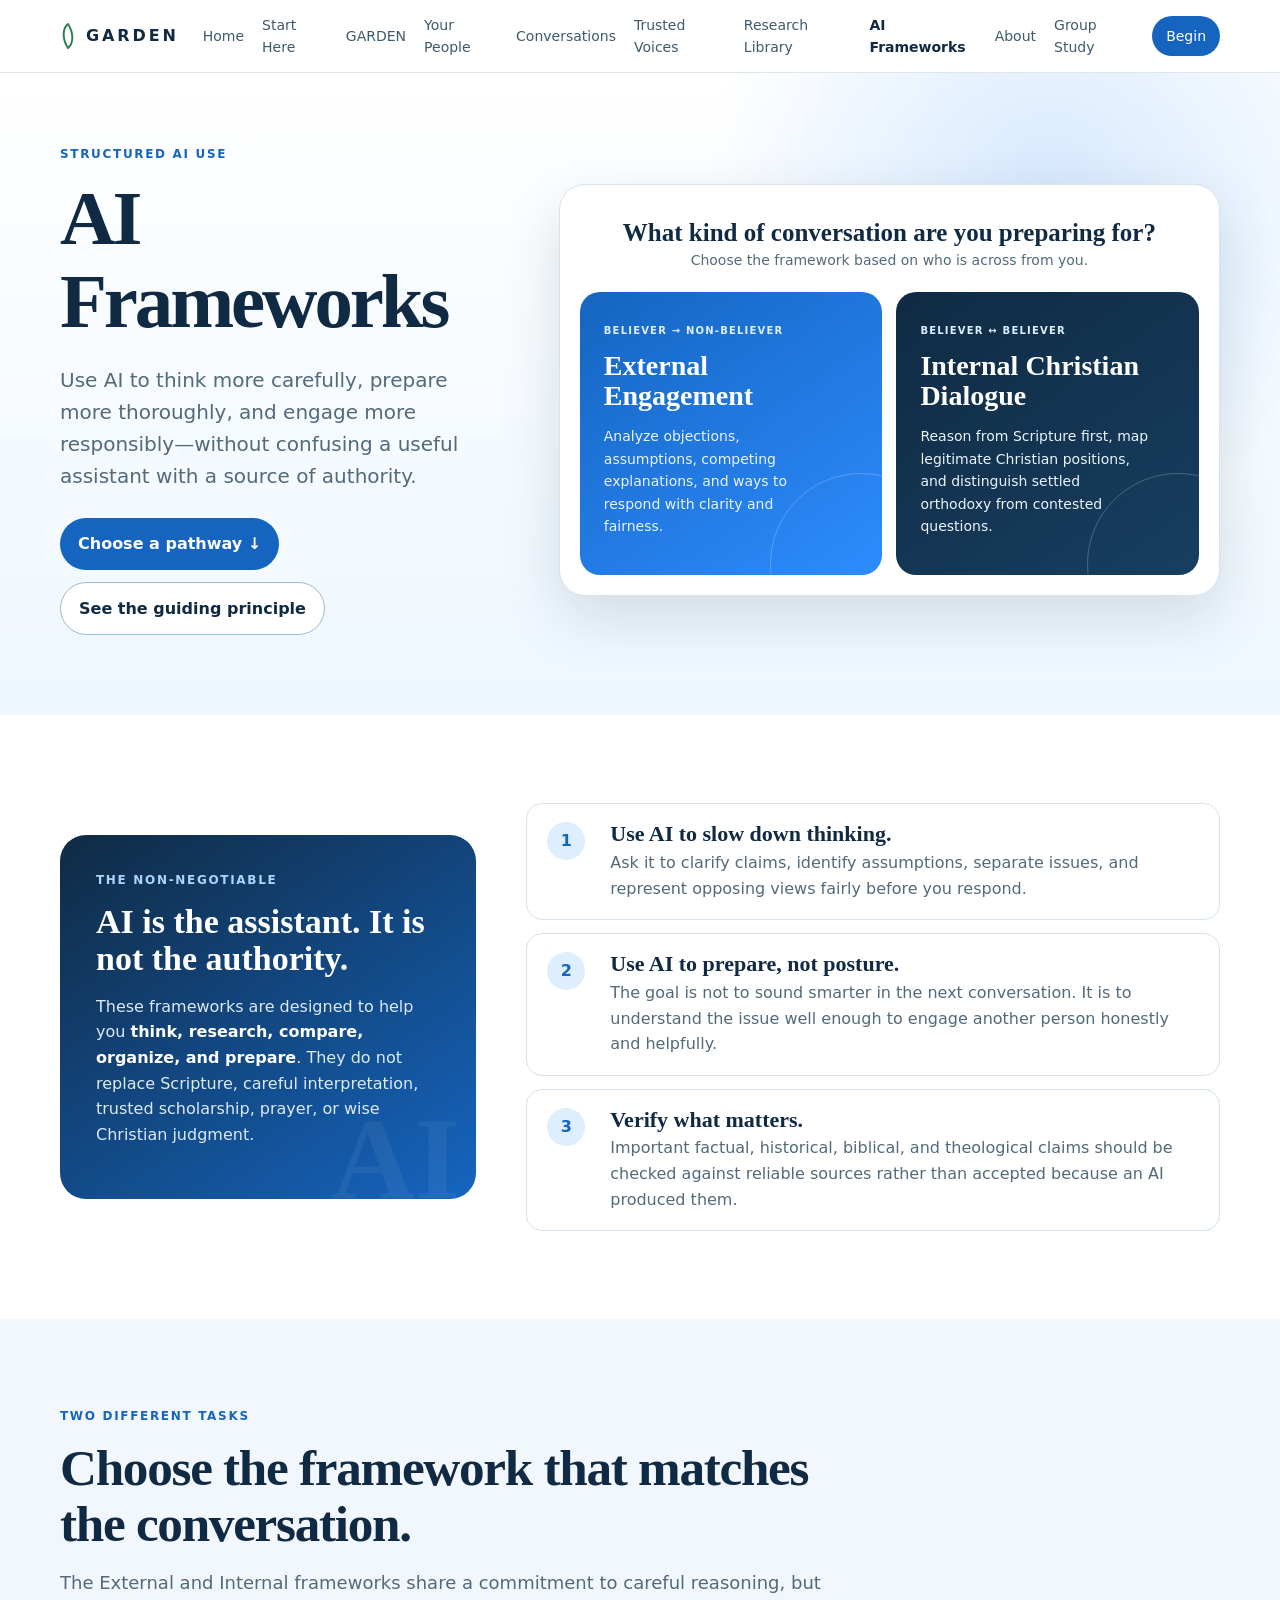
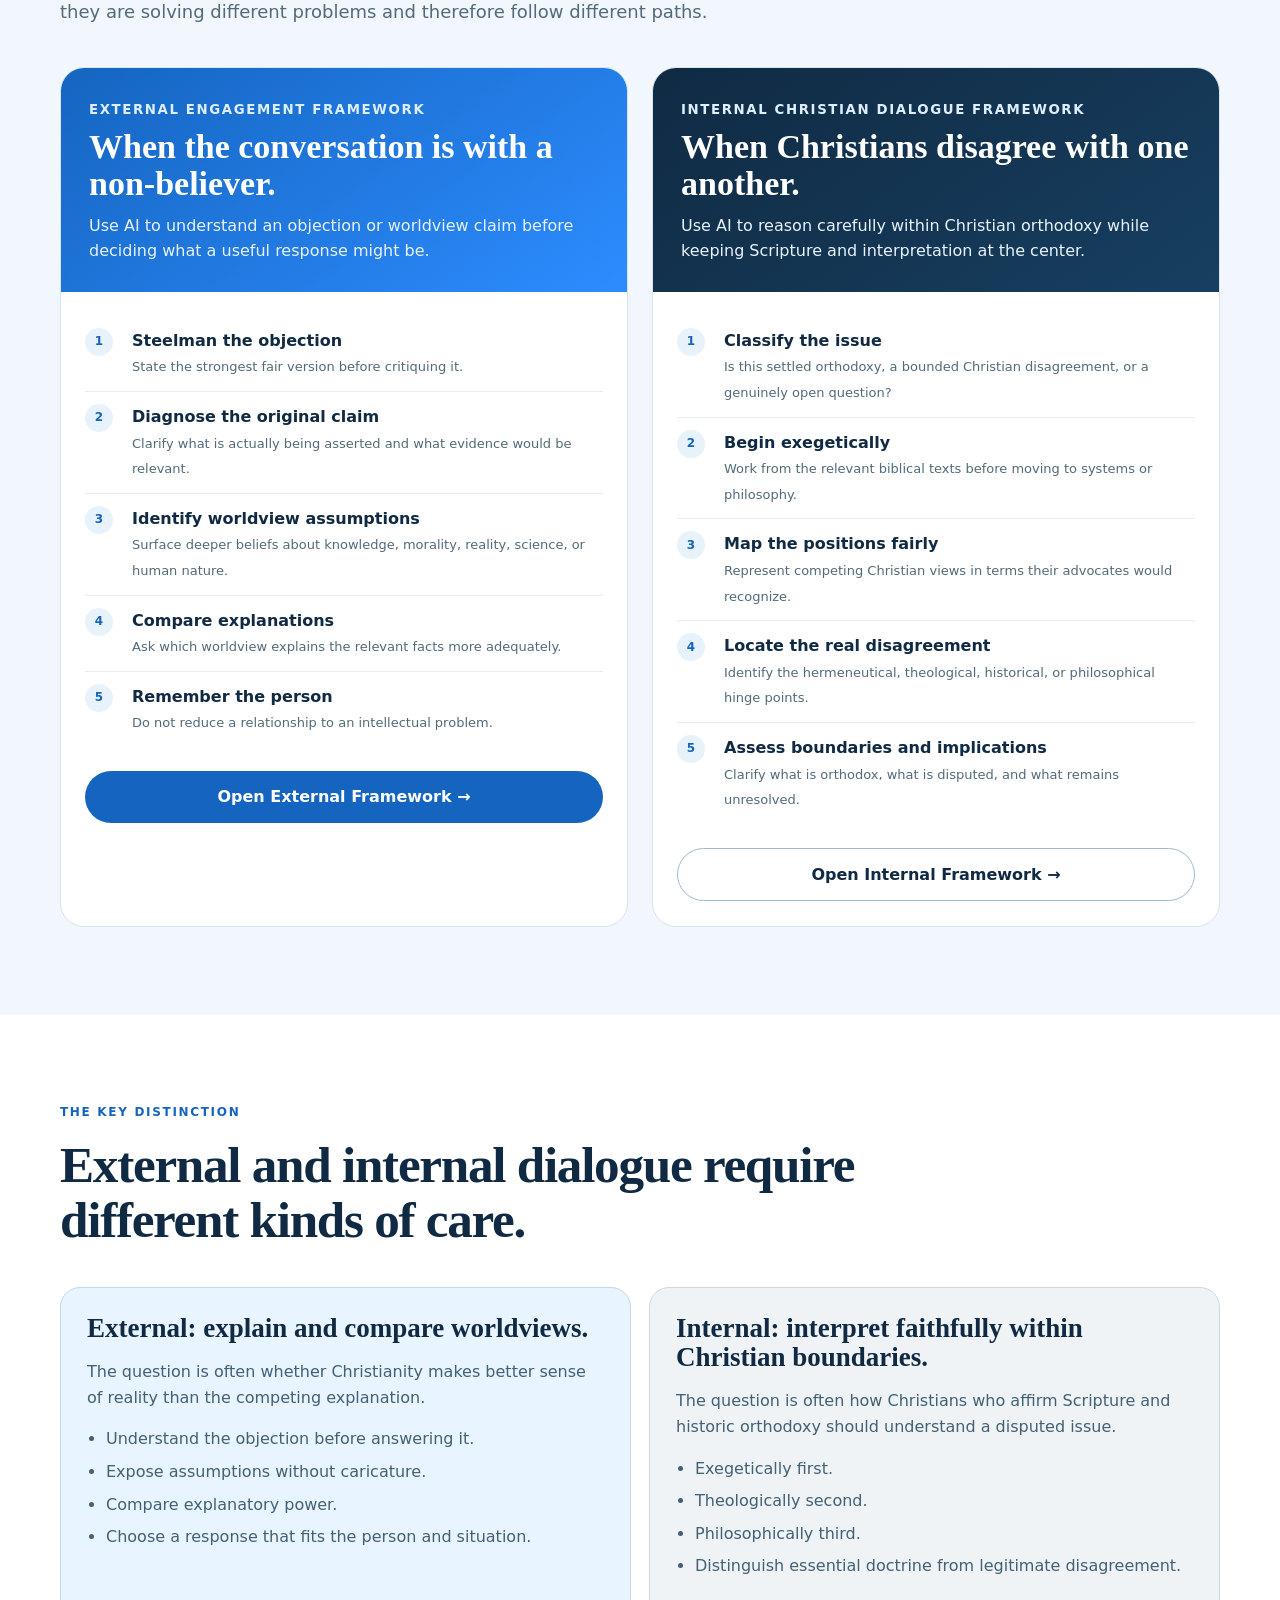
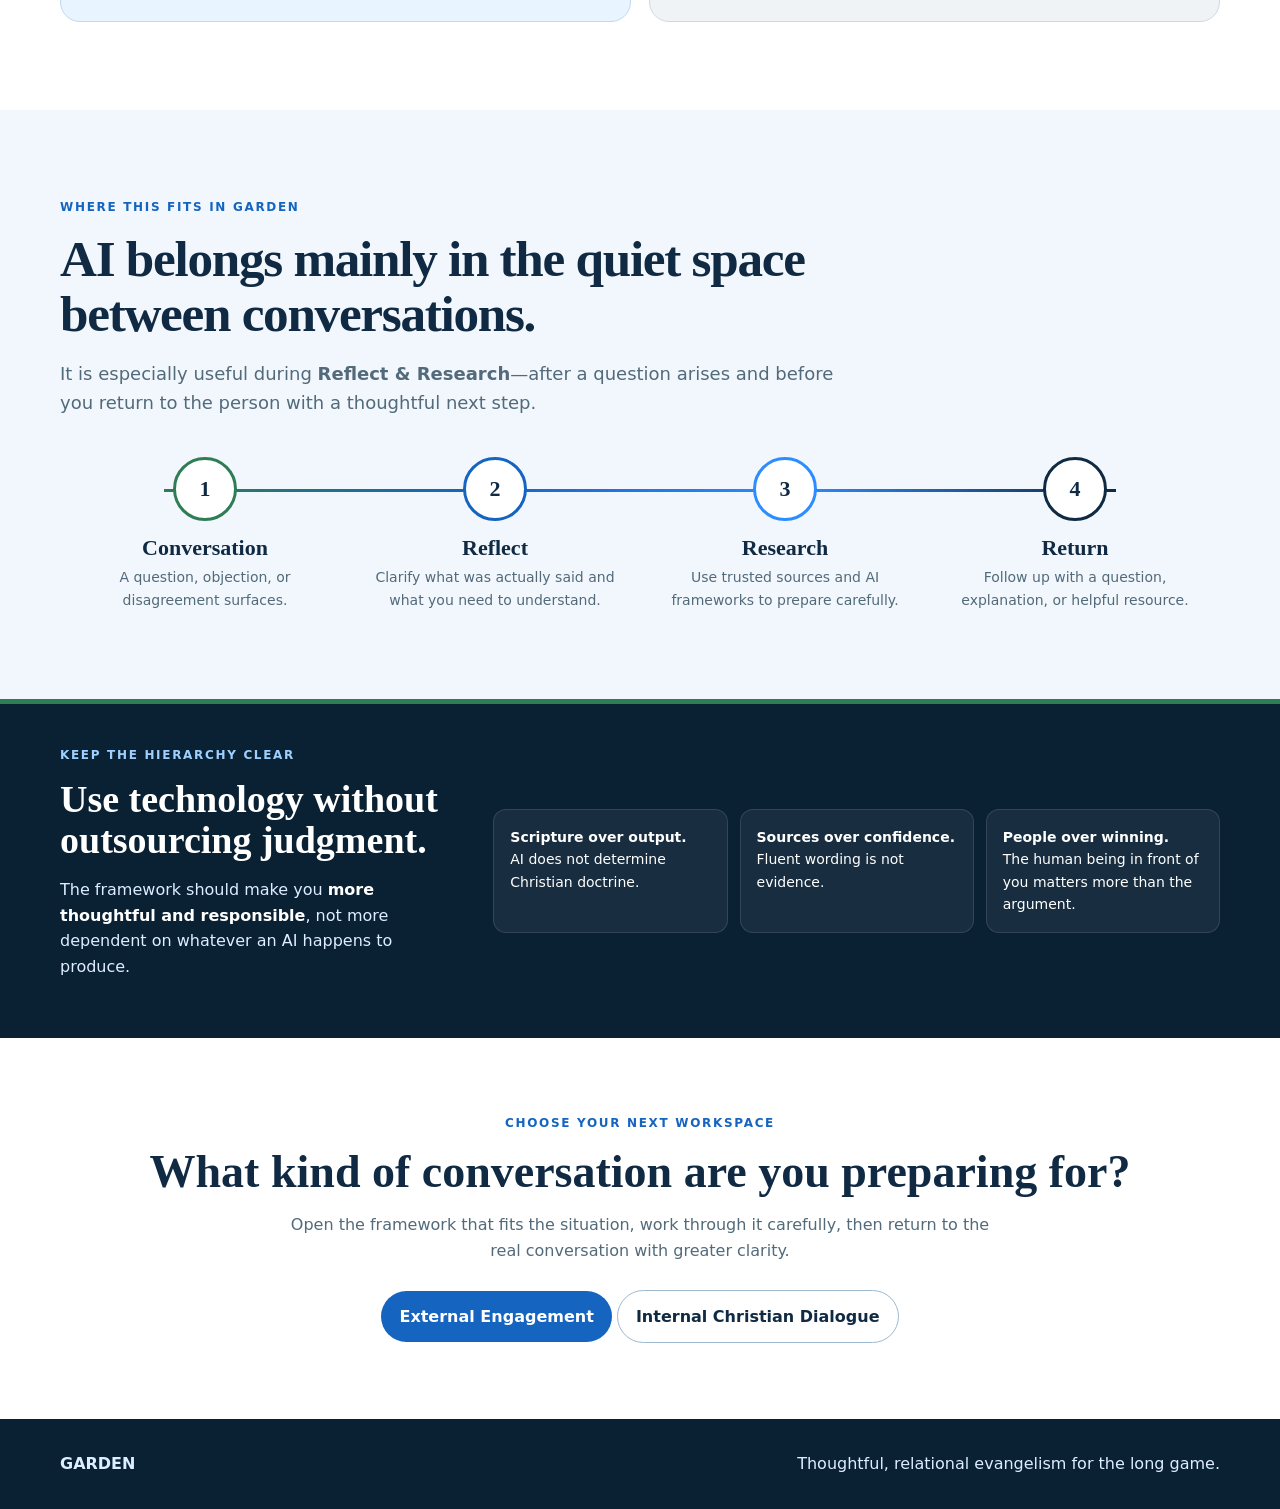
<file: frameworks.html>
<!doctype html>
<html lang="en">
<head>
<meta charset="utf-8">
<meta name="viewport" content="width=device-width,initial-scale=1">
<meta name="description" content="AI Frameworks for GARDEN: structured ways to use AI for external evangelism engagement and internal Christian dialogue without treating AI as the authority.">
<title>AI Frameworks — GARDEN</title>
<style>
:root{
  --navy:#102A43;--navy2:#173F60;--blue:#1565C0;--bright:#2D8CFF;--green:#2E7D55;
  --white:#fff;--ice:#F1F7FC;--ice2:#E8F3FC;--ink:#102A43;--muted:#526A7A;--line:#D6E3ED;
  --shadow:0 22px 60px rgba(16,42,67,.14)
}
*{box-sizing:border-box}
html{scroll-behavior:smooth}
body{margin:0;background:#fff;color:var(--ink);font:16px/1.6 system-ui,-apple-system,BlinkMacSystemFont,"Segoe UI",sans-serif}
h1,h2,h3{font-family:Georgia,"Times New Roman",serif;line-height:1.08;margin:0}
a{color:inherit}.container{width:min(1160px,calc(100% - 40px));margin:auto}
.site-header{position:sticky;top:0;z-index:30;background:rgba(255,255,255,.97);backdrop-filter:blur(10px);border-bottom:1px solid rgba(16,42,67,.12)}
.nav{height:72px;display:flex;align-items:center;justify-content:space-between;gap:24px}
.brand{text-decoration:none;font-weight:800;letter-spacing:.18em;display:flex;align-items:center;gap:10px}
.brand-mark{width:16px;height:22px;border:2px solid var(--green);border-radius:100% 0 100% 0;transform:rotate(-35deg);display:inline-block}
.nav-links{display:flex;align-items:center;gap:18px;font-size:14px}
.nav-links a{text-decoration:none;color:#3D5A6C}.nav-links a[aria-current]{font-weight:850;color:var(--navy)}
.nav-cta{padding:9px 14px;border-radius:999px;background:var(--blue);color:#fff!important}
.eyebrow{text-transform:uppercase;letter-spacing:.14em;font-size:12px;font-weight:850;color:var(--blue);margin-bottom:14px}
.btn{display:inline-block;text-decoration:none;padding:13px 18px;border-radius:999px;font-weight:800}
.btn-primary{background:var(--blue);color:#fff}.btn-secondary{background:#fff;border:1px solid #9DB9CF}
.hero{padding:72px 0 80px;background:
radial-gradient(circle at 82% 17%,rgba(45,140,255,.18),transparent 29%),
linear-gradient(180deg,#fff 0%,#EEF7FF 100%)}
.hero-grid{display:grid;grid-template-columns:.8fr 1.2fr;gap:58px;align-items:center}
.hero h1{font-size:clamp(50px,6vw,78px);letter-spacing:-.04em}.lede{font-size:20px;color:var(--muted)}
.hero-actions{display:flex;gap:12px;flex-wrap:wrap;margin-top:26px}

.router{background:#fff;border:1px solid var(--line);border-radius:26px;padding:20px;box-shadow:var(--shadow)}
.router-top{text-align:center;padding:14px 12px 20px}.router-top strong{display:block;font:700 25px Georgia,serif}.router-top span{color:var(--muted);font-size:14px}
.routes{display:grid;grid-template-columns:1fr 1fr;gap:14px}
.route{min-height:230px;border-radius:20px;padding:24px;color:#fff;position:relative;overflow:hidden}
.route:after{content:"";position:absolute;width:180px;height:180px;border:1px solid rgba(255,255,255,.22);border-radius:50%;right:-70px;bottom:-80px}
.route.external{background:linear-gradient(145deg,#1565C0,#2D8CFF)}.route.internal{background:linear-gradient(145deg,#102A43,#173F60)}
.route small{text-transform:uppercase;letter-spacing:.12em;font-weight:900;font-size:10px;color:#DDEEFF}
.route h3{font-size:28px;margin:9px 0 10px}.route p{font-size:14px;color:#EAF4FB;max-width:90%}

.section{padding:88px 0}.section.alt{background:var(--ice)}
.section-head{max-width:800px;margin-bottom:40px}.section h2{font-size:clamp(34px,4vw,52px);letter-spacing:-.025em}
.section-head p{font-size:18px;color:var(--muted)}

.principle{display:grid;grid-template-columns:.75fr 1.25fr;gap:50px;align-items:center}
.authority{background:linear-gradient(145deg,#102A43,#1565C0);color:#fff;border-radius:26px;padding:36px;position:relative;overflow:hidden}
.authority:before{content:"AI";position:absolute;right:16px;bottom:-18px;font:700 116px/1 Georgia,serif;color:rgba(255,255,255,.06)}
.authority h3{font-size:34px;margin-bottom:12px}.authority p{color:#DCEAF3}.authority strong{color:#fff}
.principles{display:grid;gap:13px}.principle-row{display:grid;grid-template-columns:48px 1fr;gap:15px;padding:18px 20px;border:1px solid var(--line);border-radius:16px;background:#fff}
.principle-row .icon{width:38px;height:38px;border-radius:50%;background:#DDEEFF;color:var(--blue);display:flex;align-items:center;justify-content:center;font-weight:900}
.principle-row h3{font-size:22px;margin-bottom:4px}.principle-row p{margin:0;color:var(--muted)}

.pathways{display:grid;grid-template-columns:1fr 1fr;gap:24px}
.pathway{border:1px solid var(--line);border-radius:24px;overflow:hidden;background:#fff}
.path-head{padding:28px;color:#fff}.pathway.external .path-head{background:linear-gradient(145deg,#1565C0,#2D8CFF)}.pathway.internal .path-head{background:linear-gradient(145deg,#102A43,#173F60)}
.path-head small{text-transform:uppercase;letter-spacing:.12em;font-weight:900;color:#DDEEFF}.path-head h3{font-size:34px;margin:8px 0 10px}.path-head p{color:#E8F3FC;margin:0}
.steps{padding:24px}.step{display:grid;grid-template-columns:34px 1fr;gap:13px;padding:12px 0;border-bottom:1px solid #E7EEF3}.step:last-child{border-bottom:0}
.step span{width:28px;height:28px;border-radius:50%;display:flex;align-items:center;justify-content:center;background:#E7F2FB;color:var(--blue);font-size:12px;font-weight:900}
.step strong{display:block;color:var(--navy)}.step small{color:var(--muted);font-size:13px}
.path-cta{padding:0 24px 25px}.path-cta a{width:100%;text-align:center}

.compare{display:grid;grid-template-columns:1fr 1fr;gap:18px}
.compare-card{border-radius:20px;padding:26px}.compare-card.external{background:#E8F4FF;border:1px solid #BFD9EE}.compare-card.internal{background:#EFF3F6;border:1px solid #CEDAE2}
.compare-card h3{font-size:27px;margin-bottom:10px}.compare-card p{color:#426174}
.compare-card ul{padding-left:19px;color:#426174}.compare-card li{margin:7px 0}

.workflow{display:grid;grid-template-columns:repeat(4,1fr);gap:0;position:relative}
.workflow:before{content:"";position:absolute;left:9%;right:9%;top:32px;height:3px;background:linear-gradient(90deg,var(--green),var(--blue),var(--bright),var(--navy))}
.flow{position:relative;text-align:center;padding:0 15px}.flow .n{width:64px;height:64px;border-radius:50%;display:flex;align-items:center;justify-content:center;margin:0 auto 15px;background:#fff;border:3px solid var(--blue);font:700 22px Georgia,serif;position:relative;z-index:2}
.flow:nth-child(1) .n{border-color:var(--green)}.flow:nth-child(3) .n{border-color:var(--bright)}.flow:nth-child(4) .n{border-color:var(--navy)}
.flow h3{font-size:22px;margin-bottom:6px}.flow p{font-size:14px;color:var(--muted);margin:0}

.guardrail{background:#0A2033;color:#fff;padding:42px 0;border-top:5px solid var(--green)}
.guardrail-grid{display:grid;grid-template-columns:.7fr 1.3fr;gap:42px;align-items:center}
.guardrail h2{font-size:38px}.guardrail p{color:#DDEEFF}.guardrail strong{color:#fff}
.guardrail-list{display:grid;grid-template-columns:repeat(3,1fr);gap:12px}.guardrail-list div{padding:16px;background:rgba(255,255,255,.06);border:1px solid rgba(255,255,255,.12);border-radius:13px;font-size:14px}

.final{padding:76px 0;text-align:center;background:#fff}.final h2{font-size:46px}.final p{max-width:720px;margin:16px auto 26px;color:var(--muted)}
.footer{padding:32px 0;background:#0A2033;color:#DDEEFF}.footer .container{display:flex;justify-content:space-between;gap:20px}
@media(max-width:900px){
 .nav-links a:not([aria-current]):not(.nav-cta){display:none}
 .hero-grid,.principle,.pathways,.compare,.guardrail-grid{grid-template-columns:1fr}
 .workflow{grid-template-columns:1fr;gap:18px}.workflow:before{display:none}
 .guardrail-list{grid-template-columns:1fr}
}
</style>
<style id="frameworks-responsive-fix">
@media(max-width:900px){
  .container{width:min(100% - 32px,1160px)}
  .hero{padding:48px 0 56px}
  .hero-grid{gap:32px}
  .hero h1{font-size:clamp(42px,13vw,62px)}
  .lede{font-size:18px}
  .router{padding:16px;border-radius:22px}
  .router-top{padding:10px 6px 18px}
  .router-top strong{font-size:clamp(25px,8vw,34px);line-height:1.12}
  .router-top span{display:block;font-size:16px;line-height:1.45;margin-top:6px}
  .routes{grid-template-columns:1fr;gap:14px}
  .route{min-height:0;padding:24px 22px}
  .route h3{font-size:clamp(28px,9vw,38px);overflow-wrap:anywhere}
  .route p{max-width:none;font-size:16px}
}
@media(max-width:480px){
  .container{width:calc(100% - 24px)}
  .hero{padding-top:36px}
  .router{padding:12px}
  .route{padding:22px 20px}
}
</style>
<style id="garden-global-secondary-button-contrast-fix">
.btn-secondary{color:#102A43!important;background:#fff!important}
</style>
</head>
<body>
<header class="site-header"><div class="container nav">
<a class="brand" href="index.html"><span class="brand-mark"></span>GARDEN</a>
<nav class="nav-links" aria-label="Primary navigation">
<a href="index.html">Home</a><a href="start-here.html">Start Here</a><a href="garden.html">GARDEN</a><a href="people.html">Your People</a><a href="conversations.html">Conversations</a><a href="resources.html">Trusted Voices</a><a href="research.html">Research Library</a><a aria-current="page" href="frameworks.html">AI Frameworks</a><a href="about.html">About</a><a href="group-study.html">Group Study</a><a class="nav-cta" href="start-here.html">Begin</a>
</nav></div></header>

<main>
<section class="hero"><div class="container hero-grid">
<div><div class="eyebrow">Structured AI use</div><h1>AI Frameworks</h1><p class="lede">Use AI to think more carefully, prepare more thoroughly, and engage more responsibly—without confusing a useful assistant with a source of authority.</p>
<div class="hero-actions"><a class="btn btn-primary" href="#pathways">Choose a pathway ↓</a><a class="btn btn-secondary" href="#principle">See the guiding principle</a></div></div>
<div class="router">
<div class="router-top"><strong>What kind of conversation are you preparing for?</strong><span>Choose the framework based on who is across from you.</span></div>
<div class="routes">
<div class="route external"><small>Believer → Non-believer</small><h3>External Engagement</h3><p>Analyze objections, assumptions, competing explanations, and ways to respond with clarity and fairness.</p></div>
<div class="route internal"><small>Believer ↔ Believer</small><h3>Internal Christian Dialogue</h3><p>Reason from Scripture first, map legitimate Christian positions, and distinguish settled orthodoxy from contested questions.</p></div>
</div>
</div>
</div></section>

<section class="section" id="principle"><div class="container principle">
<div class="authority"><div class="eyebrow" style="color:#A9D5FF">The non-negotiable</div><h3>AI is the assistant. It is not the authority.</h3><p>These frameworks are designed to help you <strong>think, research, compare, organize, and prepare</strong>. They do not replace Scripture, careful interpretation, trusted scholarship, prayer, or wise Christian judgment.</p></div>
<div class="principles">
<div class="principle-row"><div class="icon">1</div><div><h3>Use AI to slow down thinking.</h3><p>Ask it to clarify claims, identify assumptions, separate issues, and represent opposing views fairly before you respond.</p></div></div>
<div class="principle-row"><div class="icon">2</div><div><h3>Use AI to prepare, not posture.</h3><p>The goal is not to sound smarter in the next conversation. It is to understand the issue well enough to engage another person honestly and helpfully.</p></div></div>
<div class="principle-row"><div class="icon">3</div><div><h3>Verify what matters.</h3><p>Important factual, historical, biblical, and theological claims should be checked against reliable sources rather than accepted because an AI produced them.</p></div></div>
</div>
</div></section>

<section class="section alt" id="pathways"><div class="container">
<div class="section-head"><div class="eyebrow">Two different tasks</div><h2>Choose the framework that matches the conversation.</h2><p>The External and Internal frameworks share a commitment to careful reasoning, but they are solving different problems and therefore follow different paths.</p></div>
<div class="pathways">
<article class="pathway external"><div class="path-head"><small>External Engagement Framework</small><h3>When the conversation is with a non-believer.</h3><p>Use AI to understand an objection or worldview claim before deciding what a useful response might be.</p></div>
<div class="steps">
<div class="step"><span>1</span><div><strong>Steelman the objection</strong><small>State the strongest fair version before critiquing it.</small></div></div>
<div class="step"><span>2</span><div><strong>Diagnose the original claim</strong><small>Clarify what is actually being asserted and what evidence would be relevant.</small></div></div>
<div class="step"><span>3</span><div><strong>Identify worldview assumptions</strong><small>Surface deeper beliefs about knowledge, morality, reality, science, or human nature.</small></div></div>
<div class="step"><span>4</span><div><strong>Compare explanations</strong><small>Ask which worldview explains the relevant facts more adequately.</small></div></div>
<div class="step"><span>5</span><div><strong>Remember the person</strong><small>Do not reduce a relationship to an intellectual problem.</small></div></div>
</div><div class="path-cta"><a class="btn btn-primary" href="external-framework.html">Open External Framework →</a></div></article>

<article class="pathway internal"><div class="path-head"><small>Internal Christian Dialogue Framework</small><h3>When Christians disagree with one another.</h3><p>Use AI to reason carefully within Christian orthodoxy while keeping Scripture and interpretation at the center.</p></div>
<div class="steps">
<div class="step"><span>1</span><div><strong>Classify the issue</strong><small>Is this settled orthodoxy, a bounded Christian disagreement, or a genuinely open question?</small></div></div>
<div class="step"><span>2</span><div><strong>Begin exegetically</strong><small>Work from the relevant biblical texts before moving to systems or philosophy.</small></div></div>
<div class="step"><span>3</span><div><strong>Map the positions fairly</strong><small>Represent competing Christian views in terms their advocates would recognize.</small></div></div>
<div class="step"><span>4</span><div><strong>Locate the real disagreement</strong><small>Identify the hermeneutical, theological, historical, or philosophical hinge points.</small></div></div>
<div class="step"><span>5</span><div><strong>Assess boundaries and implications</strong><small>Clarify what is orthodox, what is disputed, and what remains unresolved.</small></div></div>
</div><div class="path-cta"><a class="btn btn-secondary" href="internal-framework.html">Open Internal Framework →</a></div></article>
</div>
</div></section>

<section class="section"><div class="container">
<div class="section-head"><div class="eyebrow">The key distinction</div><h2>External and internal dialogue require different kinds of care.</h2></div>
<div class="compare">
<div class="compare-card external"><h3>External: explain and compare worldviews.</h3><p>The question is often whether Christianity makes better sense of reality than the competing explanation.</p><ul><li>Understand the objection before answering it.</li><li>Expose assumptions without caricature.</li><li>Compare explanatory power.</li><li>Choose a response that fits the person and situation.</li></ul></div>
<div class="compare-card internal"><h3>Internal: interpret faithfully within Christian boundaries.</h3><p>The question is often how Christians who affirm Scripture and historic orthodoxy should understand a disputed issue.</p><ul><li>Exegetically first.</li><li>Theologically second.</li><li>Philosophically third.</li><li>Distinguish essential doctrine from legitimate disagreement.</li></ul></div>
</div>
</div></section>

<section class="section alt"><div class="container">
<div class="section-head"><div class="eyebrow">Where this fits in GARDEN</div><h2>AI belongs mainly in the quiet space between conversations.</h2><p>It is especially useful during <strong>Reflect &amp; Research</strong>—after a question arises and before you return to the person with a thoughtful next step.</p></div>
<div class="workflow">
<div class="flow"><div class="n">1</div><h3>Conversation</h3><p>A question, objection, or disagreement surfaces.</p></div>
<div class="flow"><div class="n">2</div><h3>Reflect</h3><p>Clarify what was actually said and what you need to understand.</p></div>
<div class="flow"><div class="n">3</div><h3>Research</h3><p>Use trusted sources and AI frameworks to prepare carefully.</p></div>
<div class="flow"><div class="n">4</div><h3>Return</h3><p>Follow up with a question, explanation, or helpful resource.</p></div>
</div>
</div></section>

<section class="guardrail"><div class="container guardrail-grid">
<div><div class="eyebrow" style="color:#9DD0FF">Keep the hierarchy clear</div><h2>Use technology without outsourcing judgment.</h2><p>The framework should make you <strong>more thoughtful and responsible</strong>, not more dependent on whatever an AI happens to produce.</p></div>
<div class="guardrail-list"><div><strong>Scripture over output.</strong><br>AI does not determine Christian doctrine.</div><div><strong>Sources over confidence.</strong><br>Fluent wording is not evidence.</div><div><strong>People over winning.</strong><br>The human being in front of you matters more than the argument.</div></div>
</div></section>

<section class="final"><div class="container"><div class="eyebrow">Choose your next workspace</div><h2>What kind of conversation are you preparing for?</h2><p>Open the framework that fits the situation, work through it carefully, then return to the real conversation with greater clarity.</p>
<a class="btn btn-primary" href="external-framework.html">External Engagement</a> <a class="btn btn-secondary" href="internal-framework.html">Internal Christian Dialogue</a>
</div></section>
</main>

<footer class="footer"><div class="container"><strong>GARDEN</strong><span>Thoughtful, relational evangelism for the long game.</span></div></footer>

<style id="garden-mobile-nav-fix">
.menu-btn{display:none;border:0;background:transparent;color:#102A43;font:700 28px/1 system-ui,-apple-system,BlinkMacSystemFont,"Segoe UI",sans-serif;padding:10px 8px;cursor:pointer}
@media(max-width:980px){
 .nav{position:relative}
 .menu-btn{display:block;flex:0 0 auto}
 .nav-links{display:none!important;position:absolute;top:calc(100% + 1px);left:0;right:0;z-index:1000;background:#fff;border:1px solid rgba(16,42,67,.12);border-radius:0 0 18px 18px;box-shadow:0 18px 40px rgba(16,42,67,.14);padding:14px 20px 20px;flex-direction:column;align-items:stretch;gap:0!important;font-size:16px!important}
 .nav-links.open{display:flex!important}
 .nav-links.open a{display:block!important;padding:12px 4px;border-bottom:1px solid rgba(16,42,67,.08);color:#3D5A6C;text-decoration:none}
 .nav-links.open a[aria-current]{color:#102A43;font-weight:850}
 .nav-links.open .nav-cta{margin-top:10px;padding:12px 16px!important;text-align:center;border-bottom:0;border-radius:999px;background:#1565C0;color:#fff!important}
}
</style>
<script id="garden-mobile-nav-script">
(function(){
 const nav=document.querySelector('.nav');
 const links=document.querySelector('.nav-links');
 if(!nav||!links||nav.querySelector('.menu-btn')) return;
 const btn=document.createElement('button');
 btn.className='menu-btn'; btn.type='button'; btn.setAttribute('aria-label','Open navigation menu'); btn.setAttribute('aria-expanded','false'); btn.innerHTML='&#9776;';
 nav.insertBefore(btn,links);
 btn.addEventListener('click',function(){const open=links.classList.toggle('open');btn.setAttribute('aria-expanded',String(open));btn.setAttribute('aria-label',open?'Close navigation menu':'Open navigation menu');btn.innerHTML=open?'&#10005;':'&#9776;';});
 links.querySelectorAll('a').forEach(function(a){a.addEventListener('click',function(){links.classList.remove('open');btn.setAttribute('aria-expanded','false');btn.setAttribute('aria-label','Open navigation menu');btn.innerHTML='&#9776;';});});
 document.addEventListener('click',function(e){if(!nav.contains(e.target)&&links.classList.contains('open')){links.classList.remove('open');btn.setAttribute('aria-expanded','false');btn.setAttribute('aria-label','Open navigation menu');btn.innerHTML='&#9776;';}});
})();
</script>
</body>
</html>
</file>
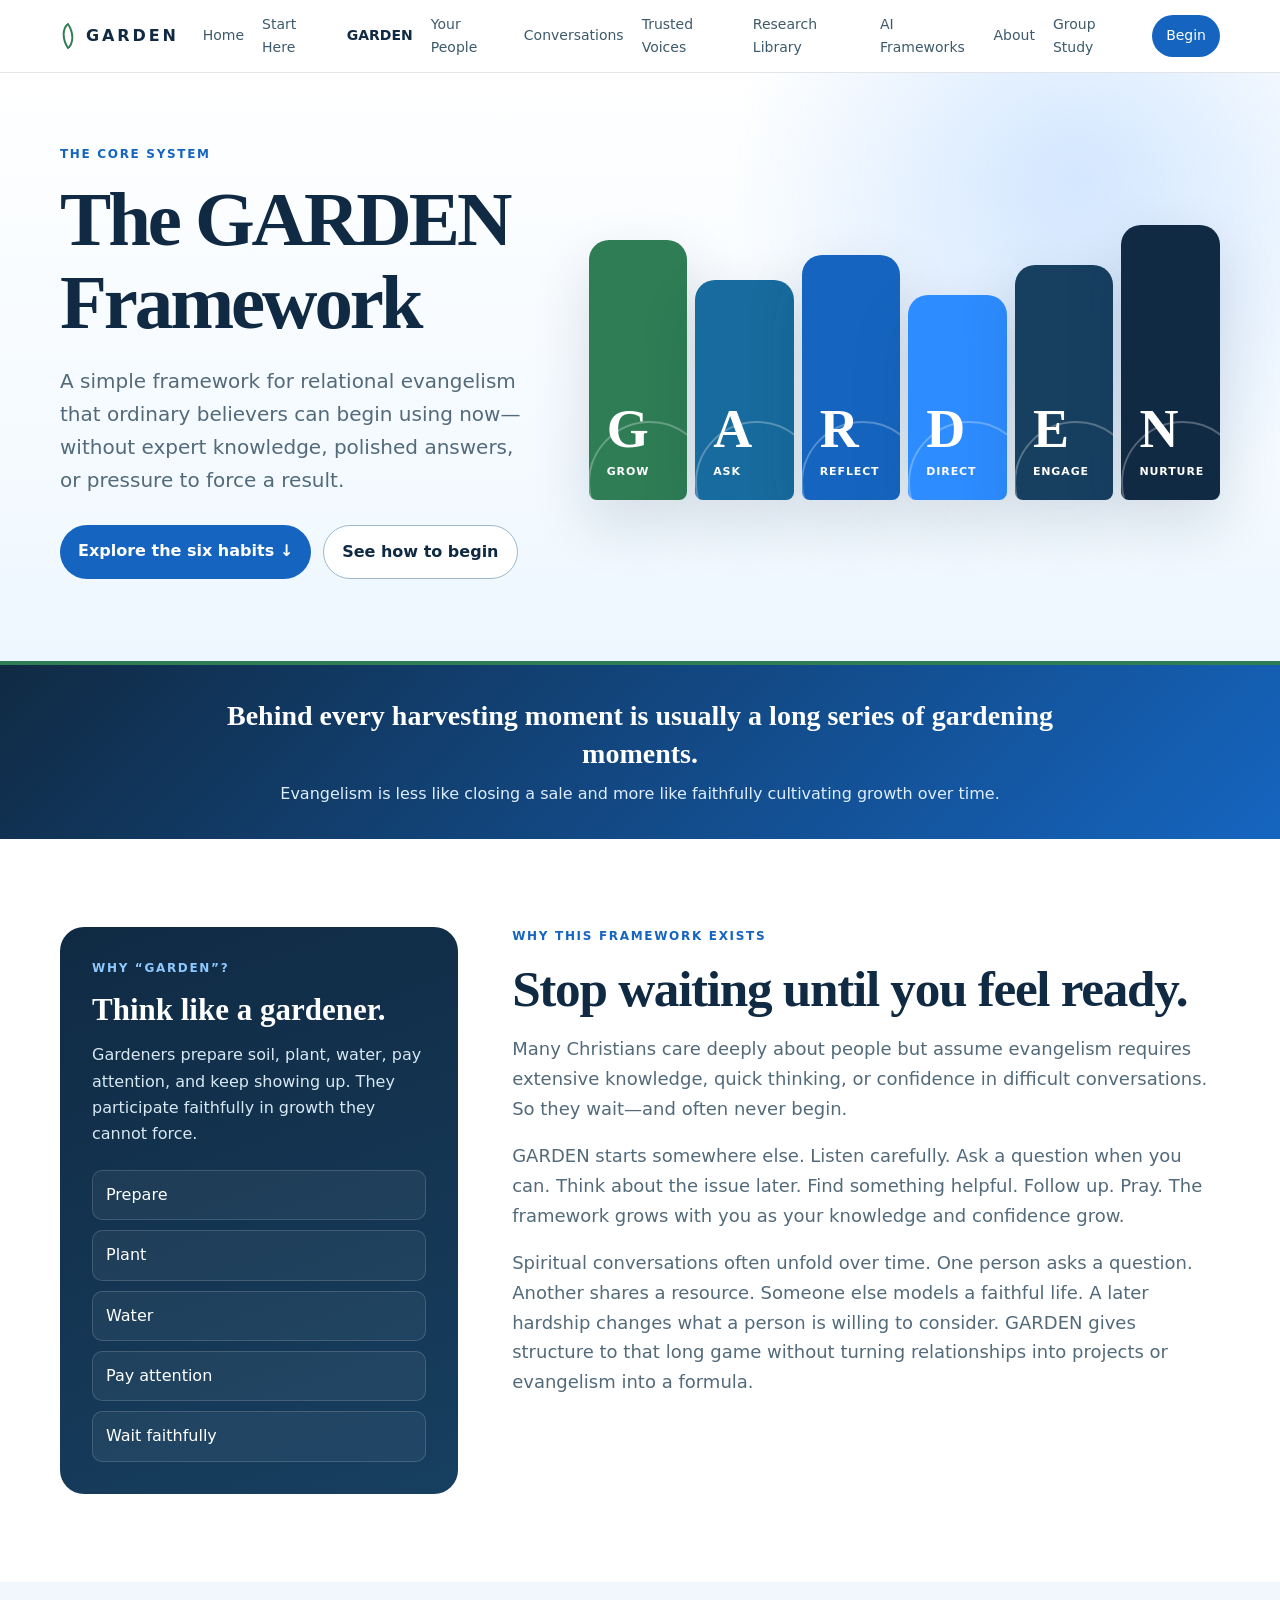
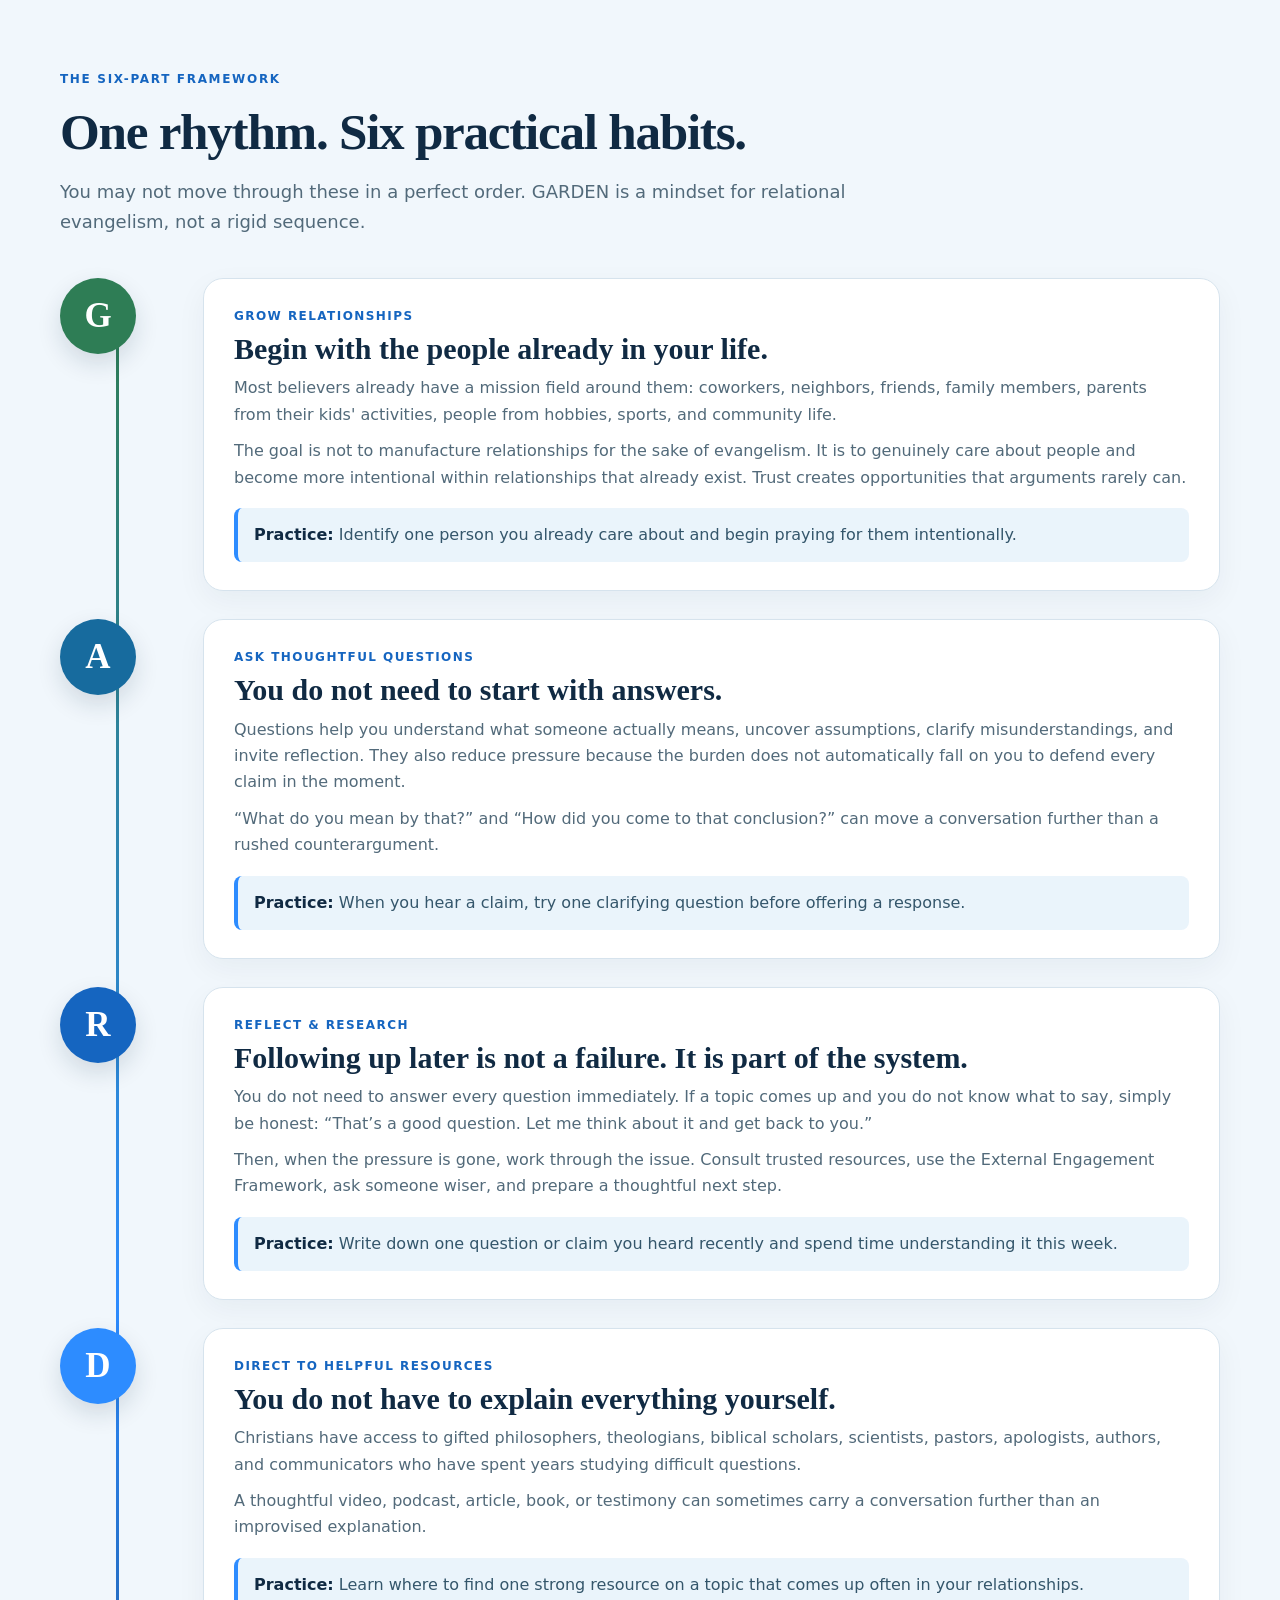
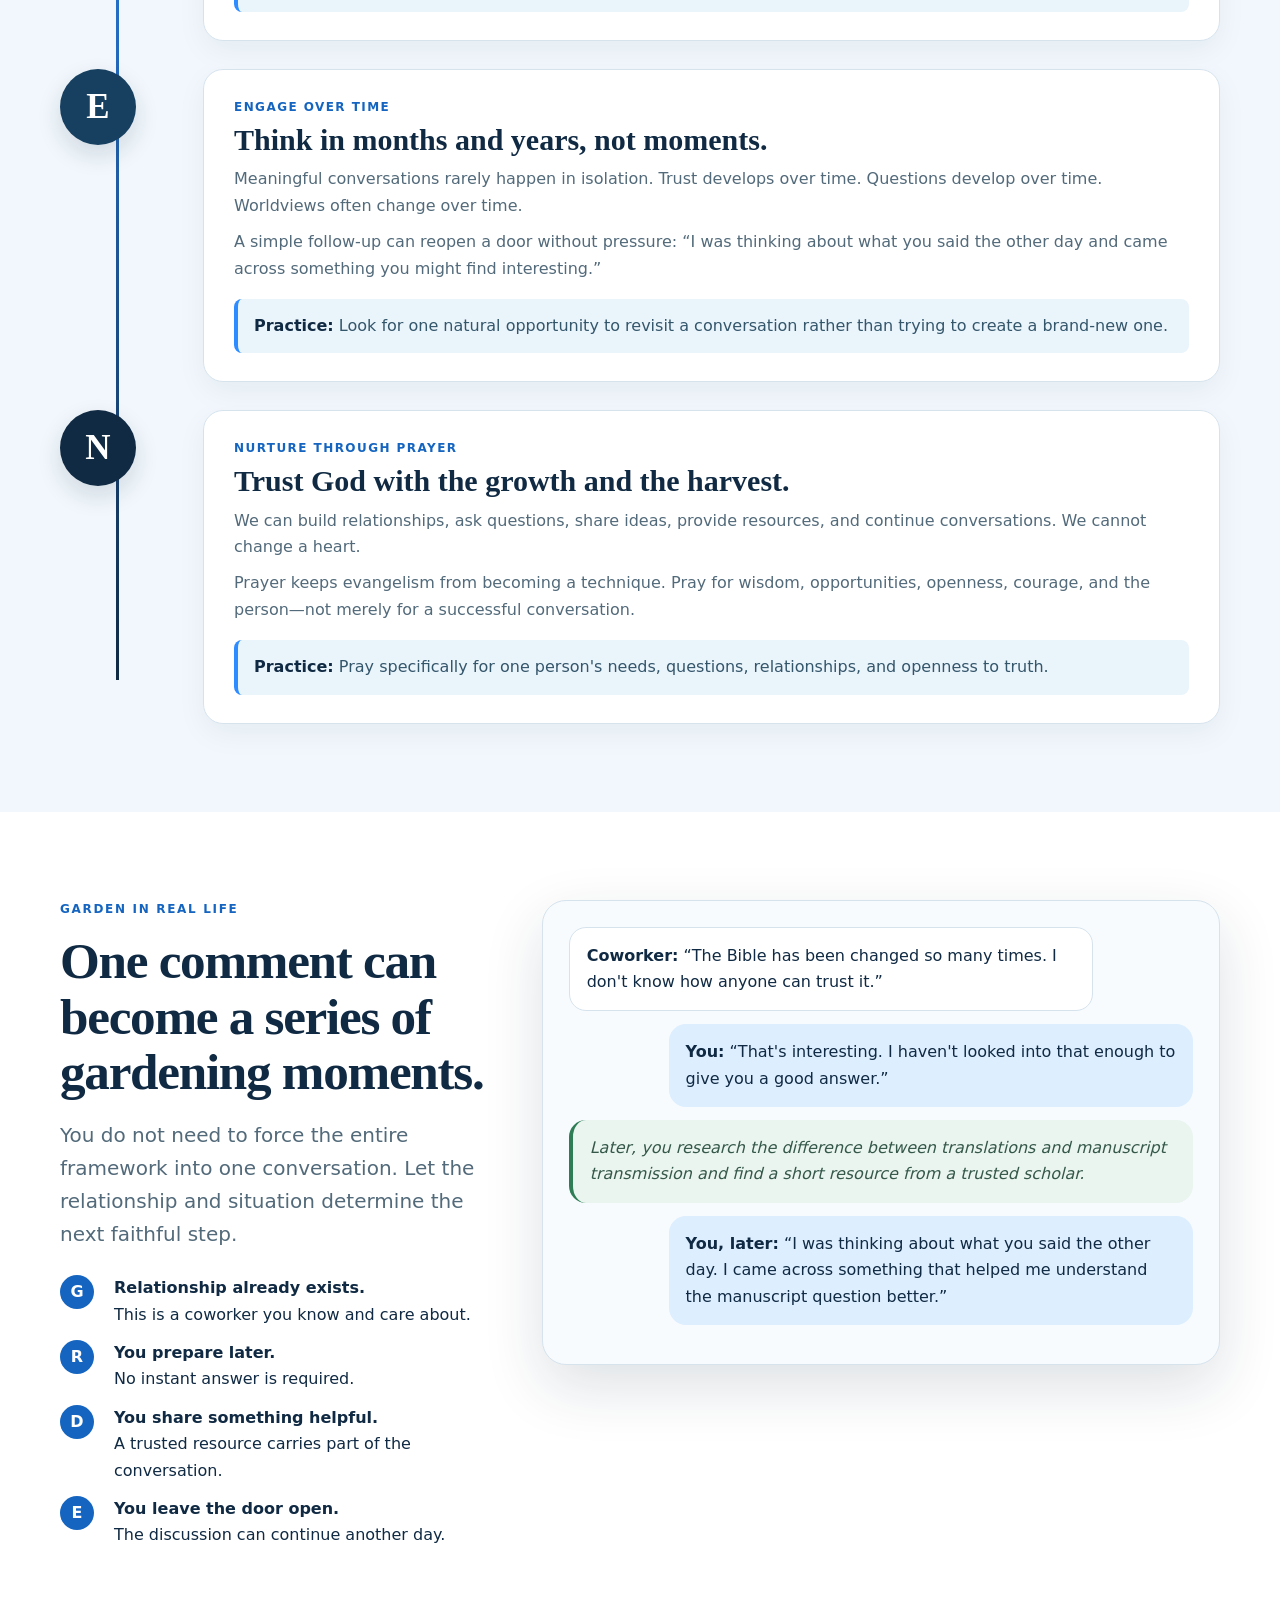
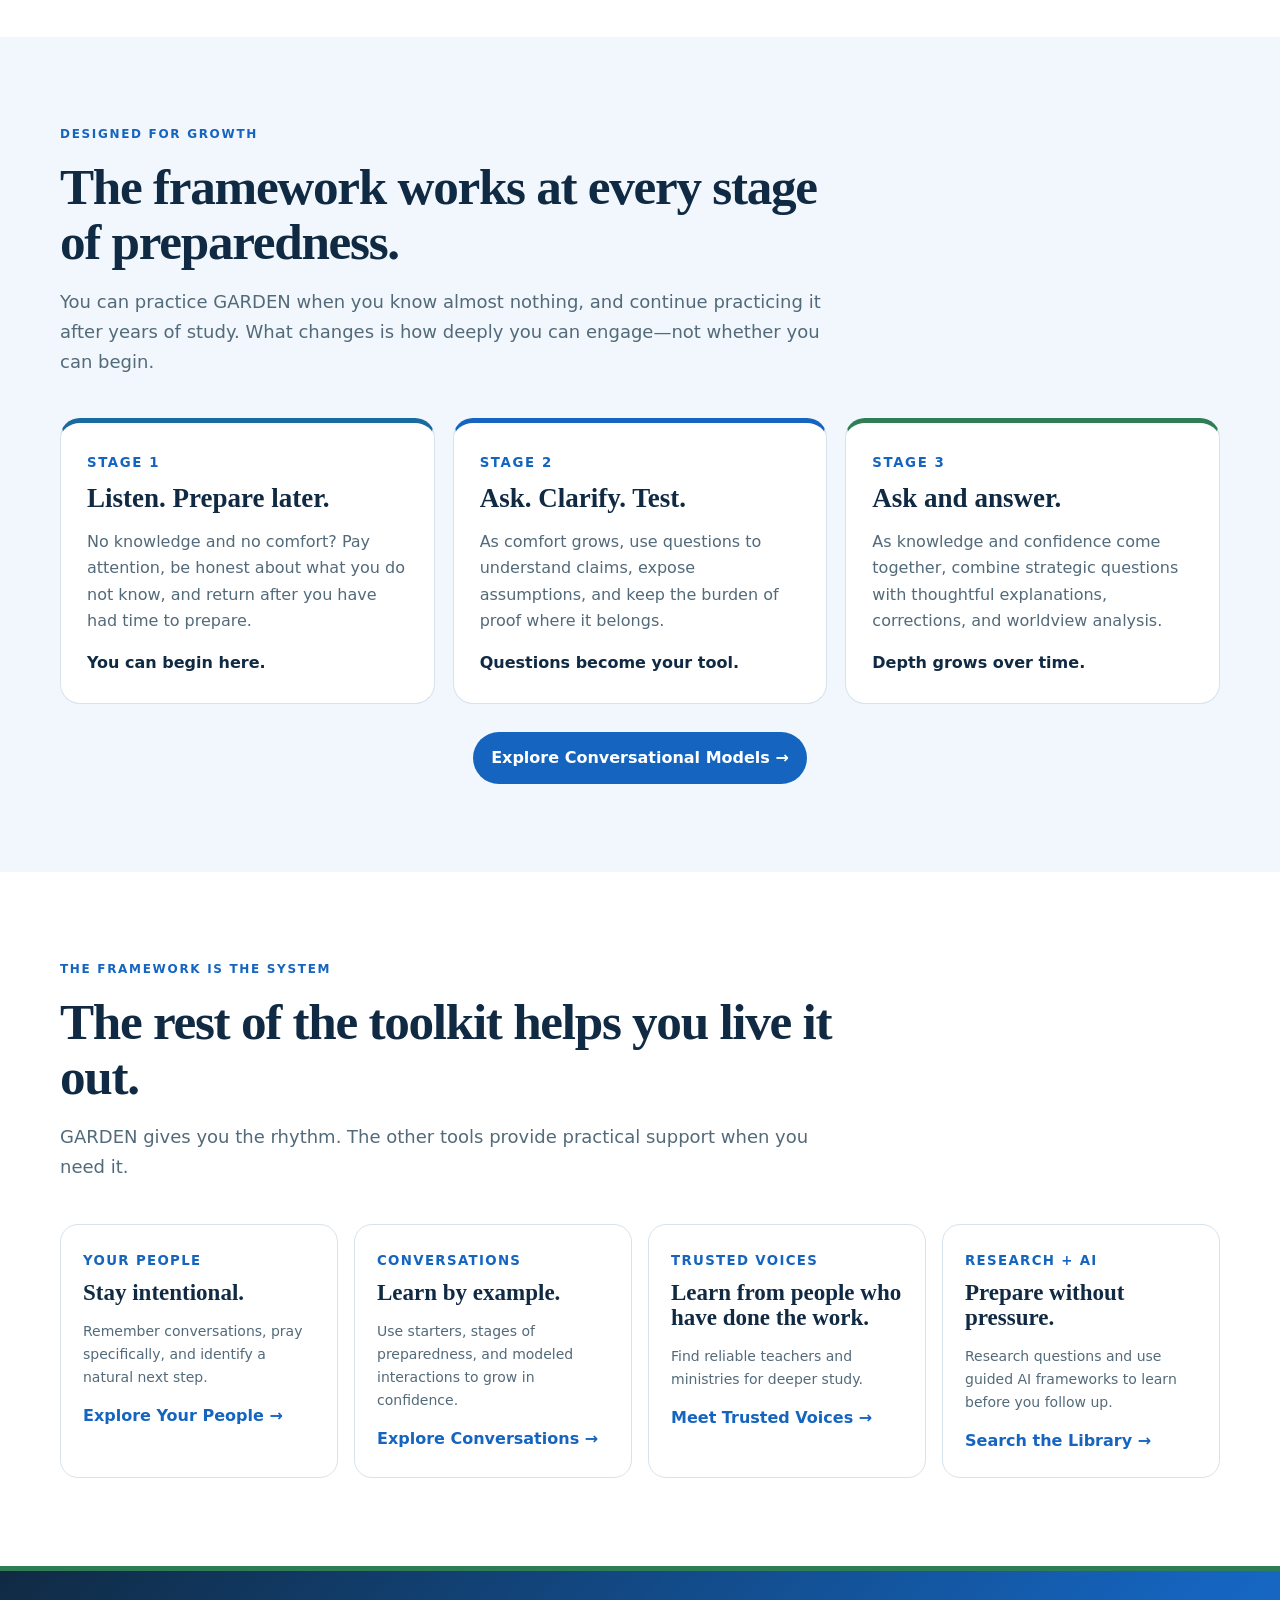
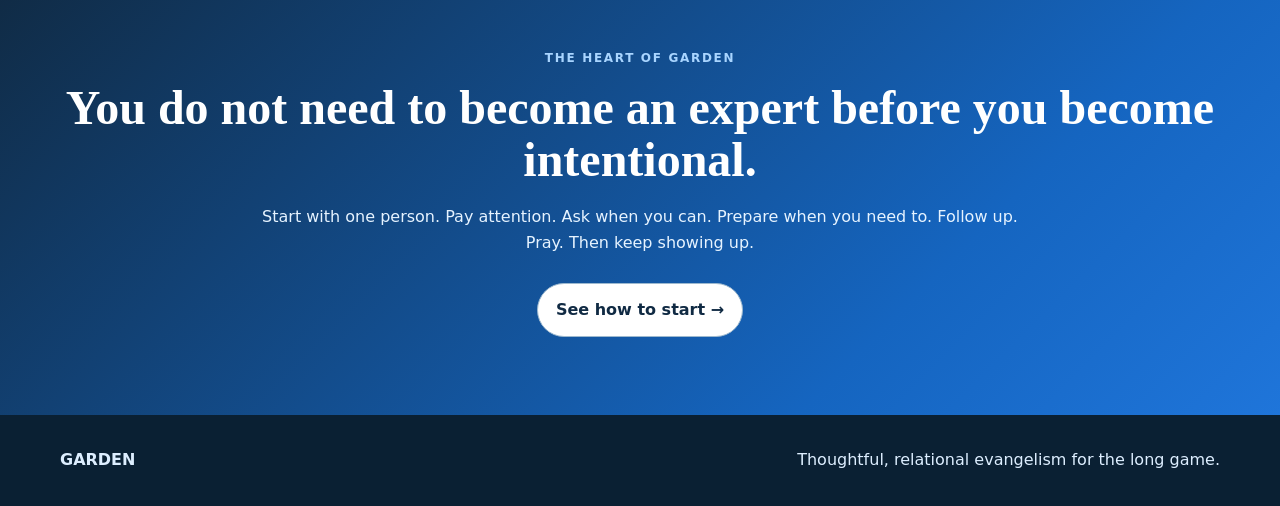
<file: garden.html>
<!doctype html>
<html lang="en">
<head>
<meta charset="utf-8">
<meta name="viewport" content="width=device-width,initial-scale=1">
<meta name="description" content="The GARDEN Framework: a simple system for thoughtful, relational, long-game evangelism.">
<title>The GARDEN Framework — GARDEN</title>
<style>
:root{
  --navy:#102A43; --navy2:#173F60; --blue:#1565C0; --bright:#2D8CFF;
  --green:#2E7D55; --white:#FFFFFF; --ice:#F1F7FC; --ice2:#E7F2FB;
  --ink:#102A43; --muted:#526A7A; --line:#D6E3ED; --shadow:0 22px 60px rgba(16,42,67,.14);
}
*{box-sizing:border-box}
html{scroll-behavior:smooth}
body{margin:0;background:#fff;color:var(--ink);font:16px/1.65 system-ui,-apple-system,BlinkMacSystemFont,"Segoe UI",sans-serif}
h1,h2,h3{font-family:Georgia,"Times New Roman",serif;line-height:1.08;margin:0}
a{color:inherit}
.container{width:min(1160px,calc(100% - 40px));margin:auto}
.site-header{position:sticky;top:0;z-index:30;background:rgba(255,255,255,.96);backdrop-filter:blur(10px);border-bottom:1px solid rgba(16,42,67,.12)}
.nav{height:72px;display:flex;align-items:center;justify-content:space-between;gap:24px}
.brand{text-decoration:none;font-weight:800;letter-spacing:.18em;display:flex;align-items:center;gap:10px}
.brand-mark{width:16px;height:22px;border:2px solid var(--green);border-radius:100% 0 100% 0;transform:rotate(-35deg);display:inline-block}
.nav-links{display:flex;align-items:center;gap:18px;font-size:14px}
.nav-links a{text-decoration:none;color:#3D5A6C}.nav-links a[aria-current]{font-weight:800;color:var(--navy)}
.nav-cta{padding:9px 14px;border-radius:999px;background:var(--blue);color:#fff!important}
.eyebrow{text-transform:uppercase;letter-spacing:.14em;font-size:12px;font-weight:800;color:var(--blue);margin-bottom:14px}
.btn{display:inline-block;text-decoration:none;padding:13px 18px;border-radius:999px;font-weight:750}
.btn-primary{background:var(--blue);color:#fff}.btn-secondary{background:#fff;border:1px solid #9DB9CF}

.hero{padding:72px 0 82px;background:
 radial-gradient(circle at 84% 18%,rgba(45,140,255,.20),transparent 29%),
 linear-gradient(180deg,#fff 0%,#EEF7FF 100%)}
.hero-grid{display:grid;grid-template-columns:.85fr 1.15fr;gap:62px;align-items:center}
.hero h1{font-size:clamp(52px,6vw,82px);letter-spacing:-.04em}
.lede{font-size:20px;color:var(--muted);max-width:650px}
.hero-actions{display:flex;gap:12px;flex-wrap:wrap;margin-top:28px}
.wordmark{display:grid;grid-template-columns:repeat(6,1fr);gap:8px;align-items:end}
.wordmark .letter{height:260px;border-radius:20px 20px 8px 8px;display:flex;flex-direction:column;justify-content:flex-end;padding:18px;color:#fff;box-shadow:var(--shadow);position:relative;overflow:hidden}
.wordmark .letter:before{content:"";position:absolute;inset:auto -25px -45px auto;width:120px;height:120px;border:2px solid rgba(255,255,255,.28);border-radius:50%}
.wordmark .letter:nth-child(1){background:#2E7D55}
.wordmark .letter:nth-child(2){background:#176B9E;height:220px}
.wordmark .letter:nth-child(3){background:#1565C0;height:245px}
.wordmark .letter:nth-child(4){background:#2D8CFF;height:205px}
.wordmark .letter:nth-child(5){background:#173F60;height:235px}
.wordmark .letter:nth-child(6){background:#102A43;height:275px}
.big-letter{font:700 54px Georgia,serif;line-height:1}.small-name{font-size:11px;font-weight:900;letter-spacing:.08em;text-transform:uppercase;margin-top:7px}

.quote-band{padding:32px 0;background:linear-gradient(135deg,#102A43,#1565C0);color:#fff;border-top:4px solid var(--green)}
.quote-band blockquote{margin:0 auto;max-width:930px;text-align:center;font:700 28px/1.35 Georgia,serif}
.quote-band p{text-align:center;color:#DDEEFF;margin:8px 0 0}

.section{padding:88px 0}.section.alt{background:var(--ice)}
.section-head{max-width:790px;margin-bottom:42px}
.section h2{font-size:clamp(34px,4vw,52px);letter-spacing:-.025em}
.section-head p,.split p{font-size:18px;color:var(--muted)}

.garden-metaphor{display:grid;grid-template-columns:.72fr 1.28fr;gap:54px;align-items:start}
.metaphor-panel{background:linear-gradient(160deg,#102A43,#173F60);color:#fff;padding:32px;border-radius:24px;position:sticky;top:100px}
.metaphor-panel h3{font-size:31px;margin-bottom:12px}
.metaphor-panel p{color:#D7E8F3}
.metaphor-panel strong{color:#fff}
.metaphor-list{display:grid;gap:10px;margin-top:22px}
.metaphor-list span{padding:11px 13px;border:1px solid rgba(255,255,255,.15);border-radius:10px;background:rgba(255,255,255,.05)}

.framework{position:relative;display:grid;gap:0}
.framework:before{content:"";position:absolute;left:56px;top:44px;bottom:44px;width:3px;background:linear-gradient(var(--green),var(--bright),var(--navy))}
.step{display:grid;grid-template-columns:115px 1fr;gap:28px;position:relative;padding:0 0 28px}
.step:last-child{padding-bottom:0}
.step-letter{width:76px;height:76px;border-radius:50%;display:flex;align-items:center;justify-content:center;color:#fff;font:700 35px Georgia,serif;z-index:2;box-shadow:0 10px 24px rgba(16,42,67,.14)}
.step:nth-child(1) .step-letter{background:var(--green)}
.step:nth-child(2) .step-letter{background:#176B9E}
.step:nth-child(3) .step-letter{background:var(--blue)}
.step:nth-child(4) .step-letter{background:var(--bright)}
.step:nth-child(5) .step-letter{background:var(--navy2)}
.step:nth-child(6) .step-letter{background:var(--navy)}
.step-card{background:#fff;border:1px solid var(--line);border-radius:20px;padding:28px 30px;box-shadow:0 10px 30px rgba(16,42,67,.05)}
.step-card .kicker{font-size:12px;text-transform:uppercase;letter-spacing:.12em;font-weight:900;color:var(--blue)}
.step-card h3{font-size:30px;margin:6px 0 10px}
.step-card p{color:var(--muted);margin:0 0 10px}
.practice{margin-top:17px;padding:14px 16px;background:#EAF4FB;border-left:4px solid var(--bright);border-radius:8px;color:#34566B}
.practice strong{color:var(--navy)}

.scenario{display:grid;grid-template-columns:.78fr 1.22fr;gap:48px;align-items:start}
.checks{display:grid;gap:12px;margin-top:24px}
.check{display:grid;grid-template-columns:42px 1fr;gap:12px;align-items:start}
.check i{font-style:normal;width:34px;height:34px;border-radius:50%;background:var(--blue);color:#fff;display:flex;align-items:center;justify-content:center;font-weight:900}
.chat-panel{background:#F7FBFE;border:1px solid var(--line);border-radius:24px;padding:26px;box-shadow:var(--shadow)}
.bubble{padding:15px 17px;border-radius:17px;margin-bottom:13px;max-width:84%}
.bubble.them{background:#fff;border:1px solid var(--line)}
.bubble.you{background:#DDEEFF;margin-left:auto}
.bubble.later{background:#EAF5EF;border-left:4px solid var(--green);max-width:100%;color:#35584A}

.stages{display:grid;grid-template-columns:repeat(3,1fr);gap:18px}
.stage{border-radius:20px;padding:26px;background:#fff;border:1px solid var(--line)}
.stage:nth-child(1){border-top:5px solid #176B9E}.stage:nth-child(2){border-top:5px solid var(--blue)}.stage:nth-child(3){border-top:5px solid var(--green)}
.stage small{text-transform:uppercase;letter-spacing:.12em;font-weight:900;color:var(--blue)}
.stage h3{font-size:27px;margin:8px 0}.stage p{color:var(--muted)}
.stage strong{display:block;margin-top:14px;color:var(--navy)}

.support{display:grid;grid-template-columns:repeat(4,1fr);gap:16px}
.support-card{background:#fff;border:1px solid var(--line);border-radius:18px;padding:22px}
.support-card small{font-weight:900;color:var(--blue);text-transform:uppercase;letter-spacing:.1em}
.support-card h3{font-size:23px;margin:8px 0}.support-card p{color:var(--muted);font-size:14px}
.support-card a{font-weight:800;color:var(--blue);text-decoration:none}

.final{padding:78px 0;text-align:center;background:linear-gradient(135deg,#102A43 0%,#1565C0 72%,#2D8CFF 140%);color:#fff;border-top:5px solid var(--green)}
.final h2{font-size:48px}.final p{max-width:760px;margin:18px auto 26px;color:#E6F3FF}
.footer{padding:32px 0;background:#0A2033;color:#DDEEFF}.footer .container{display:flex;justify-content:space-between;gap:20px}
@media(max-width:900px){
 .nav-links a:not([aria-current]):not(.nav-cta){display:none}
 .hero-grid,.garden-metaphor,.scenario{grid-template-columns:1fr}
 .wordmark{grid-template-columns:repeat(3,1fr)}
 .wordmark .letter{height:180px!important}
 .metaphor-panel{position:static}
 .stages,.support{grid-template-columns:1fr}
}
</style>
<style id="garden-wordmark-mobile-fix">
.mobile-card-copy{display:none}
@media(max-width:900px){
 .wordmark{grid-template-columns:1fr!important;gap:12px}
 .wordmark .letter{height:auto!important;min-height:180px;padding:24px 28px;display:flex;flex-direction:column;align-items:flex-start;justify-content:space-between}
 .wordmark .big-letter{font-size:64px}
 .wordmark .small-name{display:none!important}
 .mobile-card-copy{display:flex!important;flex-direction:column;align-items:flex-start;width:100%;gap:6px;margin-top:34px}
 .mobile-card-copy strong{display:block;font-size:18px;line-height:1.25;letter-spacing:0;text-transform:none}
 .mobile-card-copy span{display:block;font-size:16px;line-height:1.45;font-weight:400;letter-spacing:0;text-transform:none;opacity:.92}
}
</style>
<style id="garden-framework-mobile-layout-fix">
@media(max-width:650px){
 #framework .container{width:calc(100% - 24px)}
 .framework:before{left:25px;top:30px;bottom:30px;width:2px}
 .step{
   grid-template-columns:52px minmax(0,1fr);
   gap:10px;
   padding-bottom:20px;
   align-items:start;
 }
 .step-letter{
   width:50px;
   height:50px;
   font-size:25px;
   margin-top:16px;
   box-shadow:0 6px 16px rgba(16,42,67,.12);
 }
 .step-card{
   padding:22px 18px;
   border-radius:18px;
   min-width:0;
 }
 .step-card .kicker{font-size:11px;line-height:1.4}
 .step-card h3{
   font-size:clamp(25px,7.3vw,31px);
   line-height:1.08;
   margin:7px 0 12px;
 }
 .step-card p{font-size:15.5px;line-height:1.58}
 .practice{padding:13px 14px;margin-top:15px}
}
</style>
<style id="garden-final-button-fix">
.final .btn-secondary,
.final a.btn-secondary{
  color:#102A43!important;
  background:#fff!important;
}
</style>
<style id="garden-global-secondary-button-contrast-fix">
.btn-secondary{color:#102A43!important;background:#fff!important}
</style>
</head>
<body>
<header class="site-header">
 <div class="container nav">
  <a class="brand" href="index.html"><span class="brand-mark"></span>GARDEN</a>
  <nav class="nav-links" aria-label="Primary navigation">
   <a href="index.html">Home</a><a href="start-here.html">Start Here</a><a aria-current="page" href="garden.html">GARDEN</a>
   <a href="people.html">Your People</a><a href="conversations.html">Conversations</a><a href="resources.html">Trusted Voices</a>
   <a href="research.html">Research Library</a><a href="frameworks.html">AI Frameworks</a><a href="about.html">About</a><a href="group-study.html">Group Study</a>
   <a class="nav-cta" href="start-here.html">Begin</a>
  </nav>
 </div>
</header>

<main>
<section class="hero">
 <div class="container hero-grid">
  <div>
   <div class="eyebrow">The core system</div>
   <h1>The GARDEN Framework</h1>
   <p class="lede">A simple framework for relational evangelism that ordinary believers can begin using now—without expert knowledge, polished answers, or pressure to force a result.</p>
   <div class="hero-actions"><a class="btn btn-primary" href="#framework">Explore the six habits ↓</a><a class="btn btn-secondary" href="start-here.html">See how to begin</a></div>
  </div>
  <div class="wordmark" aria-label="GARDEN framework at a glance">
   <div class="letter"><span class="big-letter">G</span><span class="small-name">Grow</span><div class="mobile-card-copy"><strong>Grow Relationships</strong><span>Begin with people, not arguments.</span></div></div>
   <div class="letter"><span class="big-letter">A</span><span class="small-name">Ask</span><div class="mobile-card-copy"><strong>Ask Thoughtful Questions</strong><span>Clarify and uncover assumptions.</span></div></div>
   <div class="letter"><span class="big-letter">R</span><span class="small-name">Reflect</span><div class="mobile-card-copy"><strong>Reflect &amp; Research</strong><span>Think carefully before responding.</span></div></div>
   <div class="letter"><span class="big-letter">D</span><span class="small-name">Direct</span><div class="mobile-card-copy"><strong>Direct to Helpful Resources</strong><span>Share useful voices and materials.</span></div></div>
   <div class="letter"><span class="big-letter">E</span><span class="small-name">Engage</span><div class="mobile-card-copy"><strong>Engage Over Time</strong><span>Keep the conversation going.</span></div></div>
   <div class="letter"><span class="big-letter">N</span><span class="small-name">Nurture</span><div class="mobile-card-copy"><strong>Nurture Through Prayer</strong><span>Trust God with the growth.</span></div></div>
  </div>
 </div>
</section>

<section class="quote-band"><div class="container"><blockquote>Behind every harvesting moment is usually a long series of gardening moments.</blockquote><p>Evangelism is less like closing a sale and more like faithfully cultivating growth over time.</p></div></section>

<section class="section">
 <div class="container garden-metaphor">
  <aside class="metaphor-panel">
   <div class="eyebrow" style="color:#8DC8FF">Why “GARDEN”?</div>
   <h3>Think like a gardener.</h3>
   <p>Gardeners prepare soil, plant, water, pay attention, and keep showing up. They participate faithfully in growth they cannot force.</p>
   <div class="metaphor-list"><span>Prepare</span><span>Plant</span><span>Water</span><span>Pay attention</span><span>Wait faithfully</span></div>
  </aside>
  <div class="split">
   <div class="eyebrow">Why this framework exists</div>
   <h2>Stop waiting until you feel ready.</h2>
   <p>Many Christians care deeply about people but assume evangelism requires extensive knowledge, quick thinking, or confidence in difficult conversations. So they wait—and often never begin.</p>
   <p>GARDEN starts somewhere else. Listen carefully. Ask a question when you can. Think about the issue later. Find something helpful. Follow up. Pray. The framework grows with you as your knowledge and confidence grow.</p>
   <p>Spiritual conversations often unfold over time. One person asks a question. Another shares a resource. Someone else models a faithful life. A later hardship changes what a person is willing to consider. GARDEN gives structure to that long game without turning relationships into projects or evangelism into a formula.</p>
  </div>
 </div>
</section>

<section class="section alt" id="framework">
 <div class="container">
  <div class="section-head"><div class="eyebrow">The six-part framework</div><h2>One rhythm. Six practical habits.</h2><p>You may not move through these in a perfect order. GARDEN is a mindset for relational evangelism, not a rigid sequence.</p></div>
  <div class="framework">
   <article class="step"><div class="step-letter">G</div><div class="step-card"><div class="kicker">Grow Relationships</div><h3>Begin with the people already in your life.</h3><p>Most believers already have a mission field around them: coworkers, neighbors, friends, family members, parents from their kids' activities, people from hobbies, sports, and community life.</p><p>The goal is not to manufacture relationships for the sake of evangelism. It is to genuinely care about people and become more intentional within relationships that already exist. Trust creates opportunities that arguments rarely can.</p><div class="practice"><strong>Practice:</strong> Identify one person you already care about and begin praying for them intentionally.</div></div></article>
   <article class="step"><div class="step-letter">A</div><div class="step-card"><div class="kicker">Ask Thoughtful Questions</div><h3>You do not need to start with answers.</h3><p>Questions help you understand what someone actually means, uncover assumptions, clarify misunderstandings, and invite reflection. They also reduce pressure because the burden does not automatically fall on you to defend every claim in the moment.</p><p>“What do you mean by that?” and “How did you come to that conclusion?” can move a conversation further than a rushed counterargument.</p><div class="practice"><strong>Practice:</strong> When you hear a claim, try one clarifying question before offering a response.</div></div></article>
   <article class="step"><div class="step-letter">R</div><div class="step-card"><div class="kicker">Reflect &amp; Research</div><h3>Following up later is not a failure. It is part of the system.</h3><p>You do not need to answer every question immediately. If a topic comes up and you do not know what to say, simply be honest: “That’s a good question. Let me think about it and get back to you.”</p><p>Then, when the pressure is gone, work through the issue. Consult trusted resources, use the External Engagement Framework, ask someone wiser, and prepare a thoughtful next step.</p><div class="practice"><strong>Practice:</strong> Write down one question or claim you heard recently and spend time understanding it this week.</div></div></article>
   <article class="step"><div class="step-letter">D</div><div class="step-card"><div class="kicker">Direct to Helpful Resources</div><h3>You do not have to explain everything yourself.</h3><p>Christians have access to gifted philosophers, theologians, biblical scholars, scientists, pastors, apologists, authors, and communicators who have spent years studying difficult questions.</p><p>A thoughtful video, podcast, article, book, or testimony can sometimes carry a conversation further than an improvised explanation.</p><div class="practice"><strong>Practice:</strong> Learn where to find one strong resource on a topic that comes up often in your relationships.</div></div></article>
   <article class="step"><div class="step-letter">E</div><div class="step-card"><div class="kicker">Engage Over Time</div><h3>Think in months and years, not moments.</h3><p>Meaningful conversations rarely happen in isolation. Trust develops over time. Questions develop over time. Worldviews often change over time.</p><p>A simple follow-up can reopen a door without pressure: “I was thinking about what you said the other day and came across something you might find interesting.”</p><div class="practice"><strong>Practice:</strong> Look for one natural opportunity to revisit a conversation rather than trying to create a brand-new one.</div></div></article>
   <article class="step"><div class="step-letter">N</div><div class="step-card"><div class="kicker">Nurture Through Prayer</div><h3>Trust God with the growth and the harvest.</h3><p>We can build relationships, ask questions, share ideas, provide resources, and continue conversations. We cannot change a heart.</p><p>Prayer keeps evangelism from becoming a technique. Pray for wisdom, opportunities, openness, courage, and the person—not merely for a successful conversation.</p><div class="practice"><strong>Practice:</strong> Pray specifically for one person's needs, questions, relationships, and openness to truth.</div></div></article>
  </div>
 </div>
</section>

<section class="section">
 <div class="container scenario">
  <div>
   <div class="eyebrow">GARDEN in real life</div><h2>One comment can become a series of gardening moments.</h2>
   <p class="lede">You do not need to force the entire framework into one conversation. Let the relationship and situation determine the next faithful step.</p>
   <div class="checks">
    <div class="check"><i>G</i><div><strong>Relationship already exists.</strong><br>This is a coworker you know and care about.</div></div>
    <div class="check"><i>R</i><div><strong>You prepare later.</strong><br>No instant answer is required.</div></div>
    <div class="check"><i>D</i><div><strong>You share something helpful.</strong><br>A trusted resource carries part of the conversation.</div></div>
    <div class="check"><i>E</i><div><strong>You leave the door open.</strong><br>The discussion can continue another day.</div></div>
   </div>
  </div>
  <div class="chat-panel">
   <div class="bubble them"><strong>Coworker:</strong> “The Bible has been changed so many times. I don't know how anyone can trust it.”</div>
   <div class="bubble you"><strong>You:</strong> “That's interesting. I haven't looked into that enough to give you a good answer.”</div>
   <div class="bubble later"><em>Later, you research the difference between translations and manuscript transmission and find a short resource from a trusted scholar.</em></div>
   <div class="bubble you"><strong>You, later:</strong> “I was thinking about what you said the other day. I came across something that helped me understand the manuscript question better.”</div>
  </div>
 </div>
</section>

<section class="section alt">
 <div class="container">
  <div class="section-head"><div class="eyebrow">Designed for growth</div><h2>The framework works at every stage of preparedness.</h2><p>You can practice GARDEN when you know almost nothing, and continue practicing it after years of study. What changes is how deeply you can engage—not whether you can begin.</p></div>
  <div class="stages">
   <article class="stage"><small>Stage 1</small><h3>Listen. Prepare later.</h3><p>No knowledge and no comfort? Pay attention, be honest about what you do not know, and return after you have had time to prepare.</p><strong>You can begin here.</strong></article>
   <article class="stage"><small>Stage 2</small><h3>Ask. Clarify. Test.</h3><p>As comfort grows, use questions to understand claims, expose assumptions, and keep the burden of proof where it belongs.</p><strong>Questions become your tool.</strong></article>
   <article class="stage"><small>Stage 3</small><h3>Ask and answer.</h3><p>As knowledge and confidence come together, combine strategic questions with thoughtful explanations, corrections, and worldview analysis.</p><strong>Depth grows over time.</strong></article>
  </div>
  <div style="text-align:center;margin-top:28px"><a class="btn btn-primary" href="conversations.html">Explore Conversational Models →</a></div>
 </div>
</section>

<section class="section">
 <div class="container">
  <div class="section-head"><div class="eyebrow">The framework is the system</div><h2>The rest of the toolkit helps you live it out.</h2><p>GARDEN gives you the rhythm. The other tools provide practical support when you need it.</p></div>
  <div class="support">
   <article class="support-card"><small>Your People</small><h3>Stay intentional.</h3><p>Remember conversations, pray specifically, and identify a natural next step.</p><a href="people.html">Explore Your People →</a></article>
   <article class="support-card"><small>Conversations</small><h3>Learn by example.</h3><p>Use starters, stages of preparedness, and modeled interactions to grow in confidence.</p><a href="conversations.html">Explore Conversations →</a></article>
   <article class="support-card"><small>Trusted Voices</small><h3>Learn from people who have done the work.</h3><p>Find reliable teachers and ministries for deeper study.</p><a href="resources.html">Meet Trusted Voices →</a></article>
   <article class="support-card"><small>Research + AI</small><h3>Prepare without pressure.</h3><p>Research questions and use guided AI frameworks to learn before you follow up.</p><a href="research.html">Search the Library →</a></article>
  </div>
 </div>
</section>

<section class="final"><div class="container"><div class="eyebrow" style="color:#A9D5FF">The heart of GARDEN</div><h2>You do not need to become an expert before you become intentional.</h2><p>Start with one person. Pay attention. Ask when you can. Prepare when you need to. Follow up. Pray. Then keep showing up.</p><a class="btn btn-secondary" href="start-here.html">See how to start →</a></div></section>
</main>

<footer class="footer"><div class="container"><strong>GARDEN</strong><span>Thoughtful, relational evangelism for the long game.</span></div></footer>

<style id="garden-mobile-nav-fix">
.menu-btn{display:none;border:0;background:transparent;color:#102A43;font:700 28px/1 system-ui,-apple-system,BlinkMacSystemFont,"Segoe UI",sans-serif;padding:10px 8px;cursor:pointer}
@media(max-width:980px){
 .nav{position:relative}
 .menu-btn{display:block;flex:0 0 auto}
 .nav-links{display:none!important;position:absolute;top:calc(100% + 1px);left:0;right:0;z-index:1000;background:#fff;border:1px solid rgba(16,42,67,.12);border-radius:0 0 18px 18px;box-shadow:0 18px 40px rgba(16,42,67,.14);padding:14px 20px 20px;flex-direction:column;align-items:stretch;gap:0!important;font-size:16px!important}
 .nav-links.open{display:flex!important}
 .nav-links.open a{display:block!important;padding:12px 4px;border-bottom:1px solid rgba(16,42,67,.08);color:#3D5A6C;text-decoration:none}
 .nav-links.open a[aria-current]{color:#102A43;font-weight:850}
 .nav-links.open .nav-cta{margin-top:10px;padding:12px 16px!important;text-align:center;border-bottom:0;border-radius:999px;background:#1565C0;color:#fff!important}
}
</style>
<script id="garden-mobile-nav-script">
(function(){
 const nav=document.querySelector('.nav');
 const links=document.querySelector('.nav-links');
 if(!nav||!links||nav.querySelector('.menu-btn')) return;
 const btn=document.createElement('button');
 btn.className='menu-btn'; btn.type='button'; btn.setAttribute('aria-label','Open navigation menu'); btn.setAttribute('aria-expanded','false'); btn.innerHTML='&#9776;';
 nav.insertBefore(btn,links);
 btn.addEventListener('click',function(){const open=links.classList.toggle('open');btn.setAttribute('aria-expanded',String(open));btn.setAttribute('aria-label',open?'Close navigation menu':'Open navigation menu');btn.innerHTML=open?'&#10005;':'&#9776;';});
 links.querySelectorAll('a').forEach(function(a){a.addEventListener('click',function(){links.classList.remove('open');btn.setAttribute('aria-expanded','false');btn.setAttribute('aria-label','Open navigation menu');btn.innerHTML='&#9776;';});});
 document.addEventListener('click',function(e){if(!nav.contains(e.target)&&links.classList.contains('open')){links.classList.remove('open');btn.setAttribute('aria-expanded','false');btn.setAttribute('aria-label','Open navigation menu');btn.innerHTML='&#9776;';}});
})();
</script>
</body>
</html>
</file>
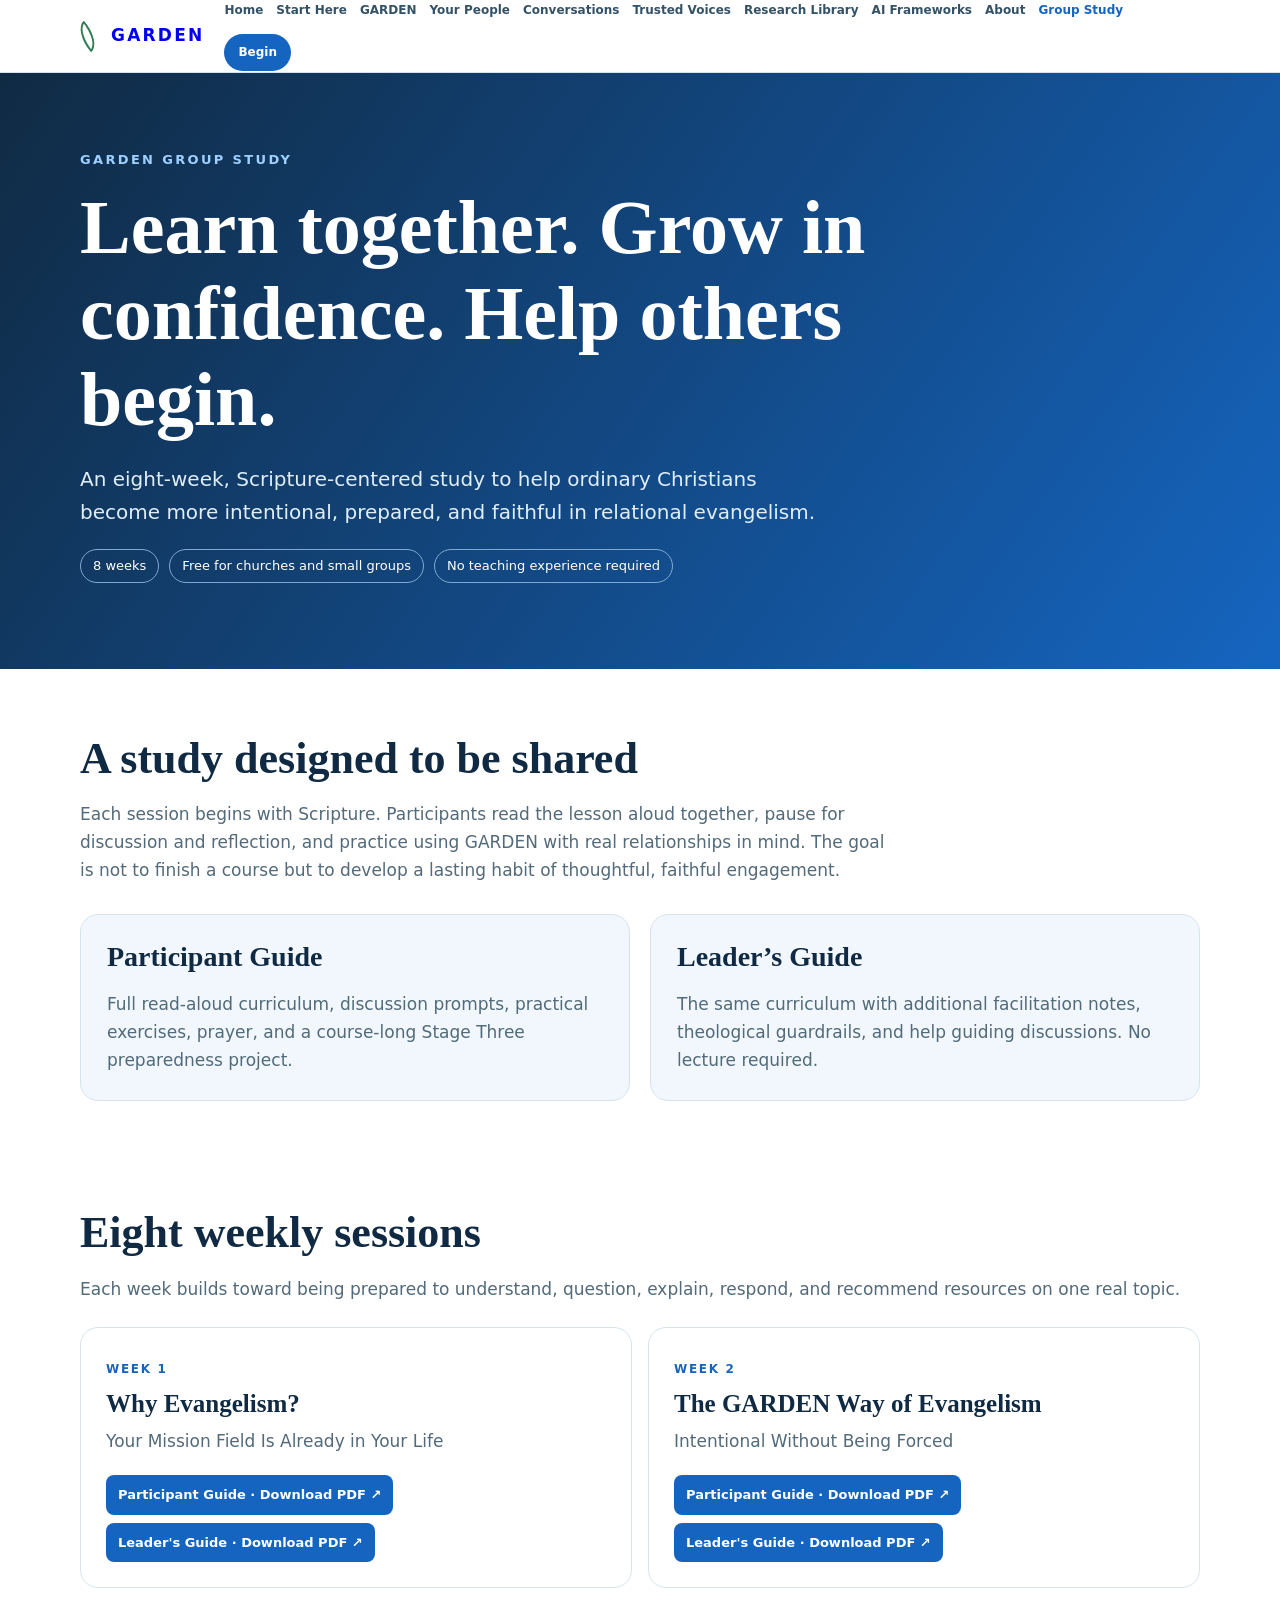
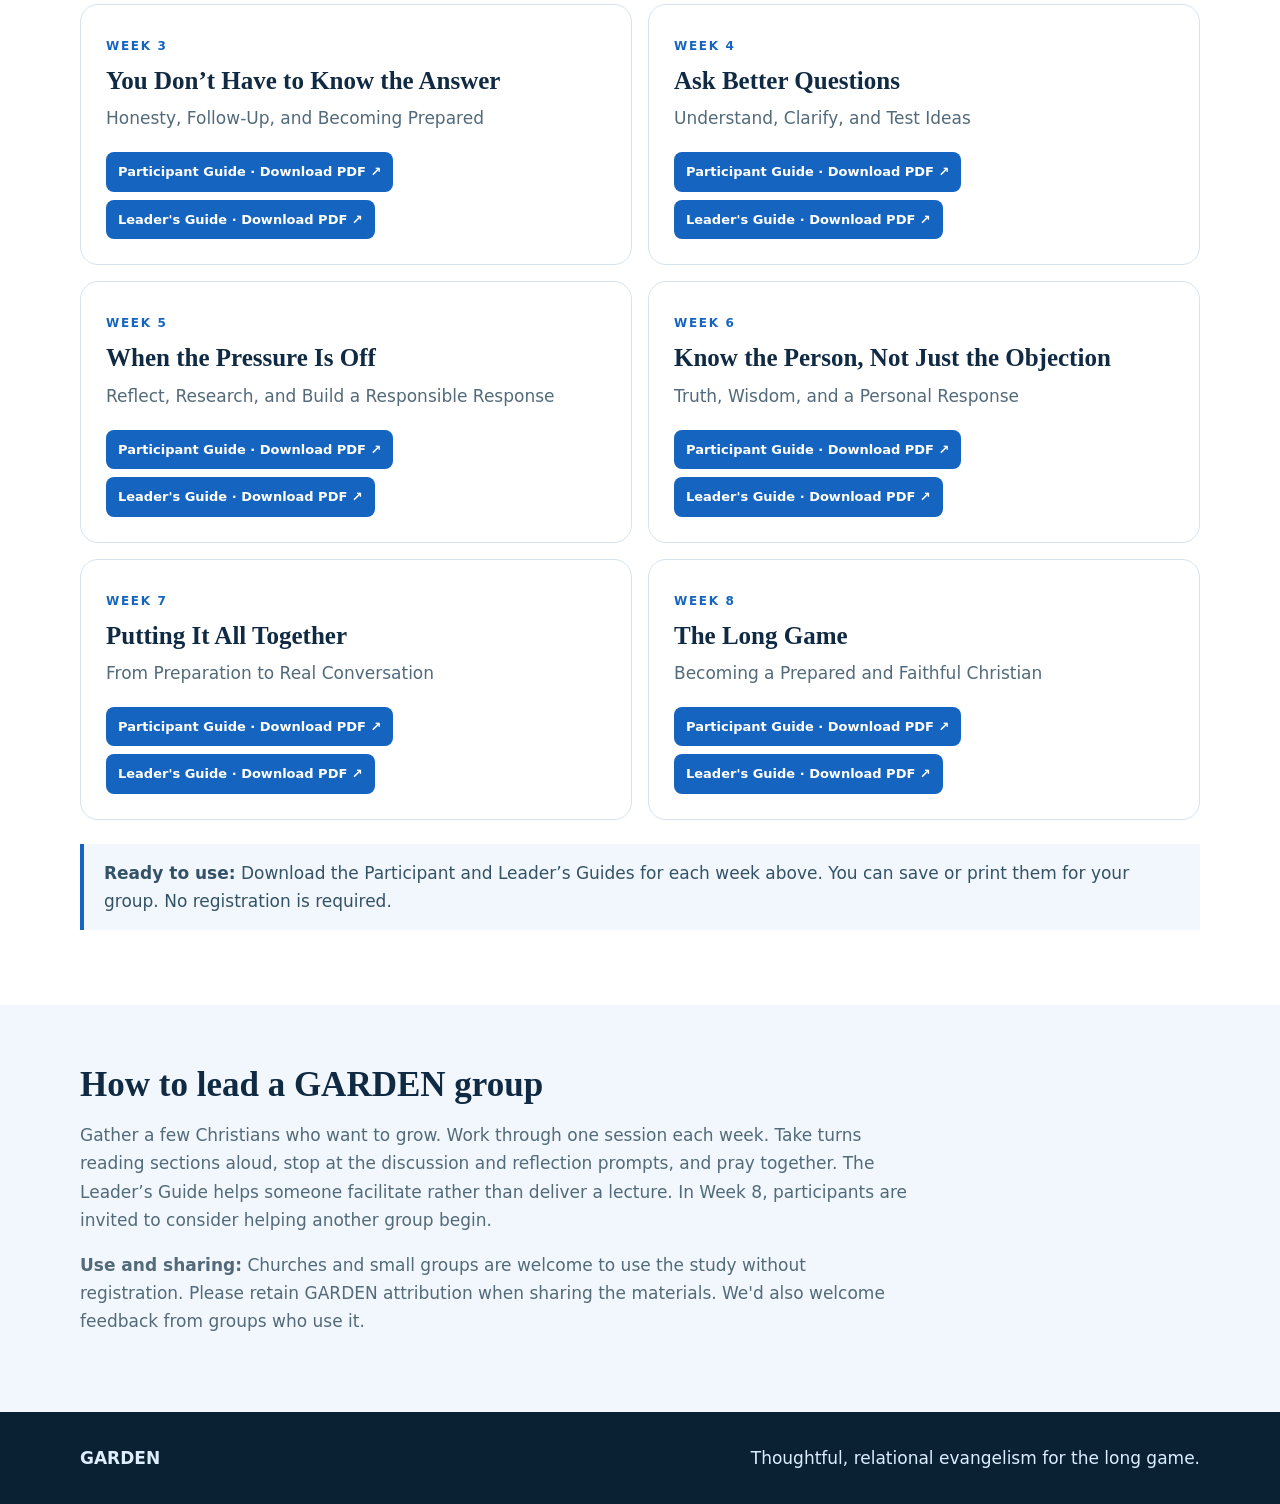
<file: group-study.html>
<!doctype html><html lang="en"><head><meta charset="utf-8"><meta name="viewport" content="width=device-width,initial-scale=1"><meta name="description" content="Free eight-week GARDEN relational evangelism small-group study with participant and leader guides."><title>Group Study — GARDEN</title><style>
:root{--navy:#102A43;--blue:#1565C0;--green:#2E7D55;--ice:#F1F7FC;--line:#D6E3ED;--muted:#526A7A}
*{box-sizing:border-box}body{margin:0;color:var(--navy);font:17px/1.65 system-ui,-apple-system,"Segoe UI",sans-serif}h1,h2,h3{font-family:Georgia,serif;line-height:1.13;margin:0}.container{width:min(1120px,calc(100% - 40px));margin:auto}.site-header{position:sticky;top:0;z-index:30;background:#fff;border-bottom:1px solid var(--line)}.nav{height:72px;display:flex;align-items:center;justify-content:space-between;gap:20px}.brand{font-weight:800;letter-spacing:.13em;text-decoration:none;white-space:nowrap}.brand-mark{display:inline-block;width:15px;height:29px;border:2px solid var(--green);border-radius:100% 0 100% 0;transform:rotate(-40deg);vertical-align:middle;margin-right:16px}.nav-links{display:flex;gap:13px;align-items:center;flex-wrap:wrap}.nav-links a{font-size:12px;font-weight:750;color:#345267;text-decoration:none}.nav-links a[aria-current]{color:var(--blue)}.nav-cta{background:var(--blue);color:#fff!important;padding:9px 14px;border-radius:30px}
.hero{background:linear-gradient(125deg,#102A43,#1565C0);color:#fff;padding:76px 0 86px}.eyebrow{font-size:13px;letter-spacing:.18em;text-transform:uppercase;font-weight:800;color:#9DD0FF}.hero h1{font-size:clamp(42px,6vw,76px);max-width:800px;margin:15px 0 20px}.hero p{max-width:760px;font-size:20px;color:#E0EEFA}.meta{display:flex;gap:10px;flex-wrap:wrap}.meta span{border:1px solid #7FA9D2;padding:5px 12px;border-radius:20px;font-size:13px}.intro{padding:65px 0 32px}.intro h2,.section-head h2{font-size:clamp(30px,4vw,44px)}.intro p{max-width:820px;color:var(--muted)}.guide-grid{display:grid;grid-template-columns:1fr 1fr;gap:20px;margin:30px 0}.guide{border:1px solid var(--line);padding:26px;border-radius:18px;background:var(--ice)}.guide h3{font-size:28px}.guide p{color:var(--muted);margin-bottom:0}.sessions{padding:45px 0 75px}.section-head{margin-bottom:24px}.section-head p{color:var(--muted)}.week-grid{display:grid;grid-template-columns:repeat(2,minmax(0,1fr));gap:16px}.week{border:1px solid var(--line);border-radius:18px;padding:25px;min-width:0}.num{color:var(--blue);font-size:12px;letter-spacing:.14em;font-weight:850}.week h3{font-size:25px;margin:9px 0}.week p{color:var(--muted);margin:0 0 20px}.files{display:flex;gap:8px;flex-wrap:wrap}.files span{font-size:12px;background:var(--ice);padding:7px 11px;border-radius:8px;color:#526A7A}.notice{border-left:4px solid var(--blue);padding:15px 20px;background:var(--ice);margin-top:24px;color:#345267}.use{padding:60px 0;background:var(--ice)}.use h2{font-size:35px}.use p{max-width:830px;color:var(--muted)}.footer{background:#0A2033;color:#DDEEFF;padding:32px 0}.footer .container{display:flex;justify-content:space-between;gap:20px}
@media(max-width:980px){.nav-links{display:none}}@media(max-width:650px){.hero{padding:55px 0}.hero p{font-size:17px}.guide-grid,.week-grid{grid-template-columns:1fr}.intro{padding-top:45px}.week{padding:21px}.footer .container{flex-direction:column}.nav{height:72px}}
 .pdf-link{display:inline-flex;align-items:center;gap:5px;font-size:13px;background:#1565C0;color:#fff;padding:9px 12px;border-radius:8px;text-decoration:none;font-weight:700}.pdf-link:hover,.pdf-link:focus{background:#102A43}.pdf-link:focus-visible{outline:3px solid #2E7D55;outline-offset:3px}</style></head><body><header class="site-header"><div class="container nav"><a class="brand" href="index.html"><span class="brand-mark"></span>GARDEN</a><nav class="nav-links"><a href="index.html">Home</a><a href="start-here.html">Start Here</a><a href="garden.html">GARDEN</a><a href="people.html">Your People</a><a href="conversations.html">Conversations</a><a href="resources.html">Trusted Voices</a><a href="research.html">Research Library</a><a href="frameworks.html">AI Frameworks</a><a href="about.html">About</a><a aria-current="page" href="group-study.html">Group Study</a><a class="nav-cta" href="start-here.html">Begin</a></nav></div></header><main><section class="hero"><div class="container"><div class="eyebrow">GARDEN GROUP STUDY</div><h1>Learn together. Grow in confidence. Help others begin.</h1><p>An eight-week, Scripture-centered study to help ordinary Christians become more intentional, prepared, and faithful in relational evangelism.</p><div class="meta"><span>8 weeks</span><span>Free for churches and small groups</span><span>No teaching experience required</span></div></div></section><section class="intro"><div class="container"><h2>A study designed to be shared</h2><p>Each session begins with Scripture. Participants read the lesson aloud together, pause for discussion and reflection, and practice using GARDEN with real relationships in mind. The goal is not to finish a course but to develop a lasting habit of thoughtful, faithful engagement.</p><div class="guide-grid"><div class="guide"><h3>Participant Guide</h3><p>Full read-aloud curriculum, discussion prompts, practical exercises, prayer, and a course-long Stage Three preparedness project.</p></div><div class="guide"><h3>Leader’s Guide</h3><p>The same curriculum with additional facilitation notes, theological guardrails, and help guiding discussions. No lecture required.</p></div></div></div></section><section class="sessions"><div class="container"><div class="section-head"><h2>Eight weekly sessions</h2><p>Each week builds toward being prepared to understand, question, explain, respond, and recommend resources on one real topic.</p></div><div class="week-grid"><article class="week"><span class="num">WEEK 1</span><h3>Why Evangelism?</h3><p>Your Mission Field Is Already in Your Life</p><div class="files"><a class="pdf-link" href="group-study/GARDEN-Week-1-Participant-Guide.pdf" target="_blank" rel="noopener" download>Participant Guide · Download PDF ↗</a><a class="pdf-link" href="group-study/GARDEN-Week-1-Leaders-Guide.pdf" target="_blank" rel="noopener" download>Leader's Guide · Download PDF ↗</a></div></article>
<article class="week"><span class="num">WEEK 2</span><h3>The GARDEN Way of Evangelism</h3><p>Intentional Without Being Forced</p><div class="files"><a class="pdf-link" href="group-study/GARDEN-Week-2-Participant-Guide.pdf" target="_blank" rel="noopener" download>Participant Guide · Download PDF ↗</a><a class="pdf-link" href="group-study/GARDEN-Week-2-Leaders-Guide.pdf" target="_blank" rel="noopener" download>Leader's Guide · Download PDF ↗</a></div></article>
<article class="week"><span class="num">WEEK 3</span><h3>You Don’t Have to Know the Answer</h3><p>Honesty, Follow-Up, and Becoming Prepared</p><div class="files"><a class="pdf-link" href="group-study/GARDEN-Week-3-Participant-Guide.pdf" target="_blank" rel="noopener" download>Participant Guide · Download PDF ↗</a><a class="pdf-link" href="group-study/GARDEN-Week-3-Leaders-Guide.pdf" target="_blank" rel="noopener" download>Leader's Guide · Download PDF ↗</a></div></article>
<article class="week"><span class="num">WEEK 4</span><h3>Ask Better Questions</h3><p>Understand, Clarify, and Test Ideas</p><div class="files"><a class="pdf-link" href="group-study/GARDEN-Week-4-Participant-Guide.pdf" target="_blank" rel="noopener" download>Participant Guide · Download PDF ↗</a><a class="pdf-link" href="group-study/GARDEN-Week-4-Leaders-Guide.pdf" target="_blank" rel="noopener" download>Leader's Guide · Download PDF ↗</a></div></article>
<article class="week"><span class="num">WEEK 5</span><h3>When the Pressure Is Off</h3><p>Reflect, Research, and Build a Responsible Response</p><div class="files"><a class="pdf-link" href="group-study/GARDEN-Week-5-Participant-Guide.pdf" target="_blank" rel="noopener" download>Participant Guide · Download PDF ↗</a><a class="pdf-link" href="group-study/GARDEN-Week-5-Leaders-Guide.pdf" target="_blank" rel="noopener" download>Leader's Guide · Download PDF ↗</a></div></article>
<article class="week"><span class="num">WEEK 6</span><h3>Know the Person, Not Just the Objection</h3><p>Truth, Wisdom, and a Personal Response</p><div class="files"><a class="pdf-link" href="group-study/GARDEN-Week-6-Participant-Guide.pdf" target="_blank" rel="noopener" download>Participant Guide · Download PDF ↗</a><a class="pdf-link" href="group-study/GARDEN-Week-6-Leaders-Guide.pdf" target="_blank" rel="noopener" download>Leader's Guide · Download PDF ↗</a></div></article>
<article class="week"><span class="num">WEEK 7</span><h3>Putting It All Together</h3><p>From Preparation to Real Conversation</p><div class="files"><a class="pdf-link" href="group-study/GARDEN-Week-7-Participant-Guide.pdf" target="_blank" rel="noopener" download>Participant Guide · Download PDF ↗</a><a class="pdf-link" href="group-study/GARDEN-Week-7-Leaders-Guide.pdf" target="_blank" rel="noopener" download>Leader's Guide · Download PDF ↗</a></div></article>
<article class="week"><span class="num">WEEK 8</span><h3>The Long Game</h3><p>Becoming a Prepared and Faithful Christian</p><div class="files"><a class="pdf-link" href="group-study/GARDEN-Week-8-Participant-Guide.pdf" target="_blank" rel="noopener" download>Participant Guide · Download PDF ↗</a><a class="pdf-link" href="group-study/GARDEN-Week-8-Leaders-Guide.pdf" target="_blank" rel="noopener" download>Leader's Guide · Download PDF ↗</a></div></article></div><div class="notice"><strong>Ready to use:</strong> Download the Participant and Leader’s Guides for each week above. You can save or print them for your group. No registration is required.</div></div></section><section class="use"><div class="container"><h2>How to lead a GARDEN group</h2><p>Gather a few Christians who want to grow. Work through one session each week. Take turns reading sections aloud, stop at the discussion and reflection prompts, and pray together. The Leader’s Guide helps someone facilitate rather than deliver a lecture. In Week 8, participants are invited to consider helping another group begin.</p><p><strong>Use and sharing:</strong> Churches and small groups are welcome to use the study without registration. Please retain GARDEN attribution when sharing the materials. We'd also welcome feedback from groups who use it.</p></div></section></main><footer class="footer"><div class="container"><strong>GARDEN</strong><span>Thoughtful, relational evangelism for the long game.</span></div></footer><style id="garden-mobile-nav-fix">
.menu-btn{display:none;border:0;background:transparent;color:#102A43;font:700 28px/1 system-ui,-apple-system,BlinkMacSystemFont,"Segoe UI",sans-serif;padding:10px 8px;cursor:pointer}
@media(max-width:980px){.nav{position:relative}.menu-btn{display:block;flex:0 0 auto}.nav-links{display:none!important;position:absolute;top:calc(100% + 1px);left:0;right:0;z-index:1000;background:#fff;border:1px solid rgba(16,42,67,.12);border-radius:0 0 18px 18px;box-shadow:0 18px 40px rgba(16,42,67,.14);padding:14px 20px 20px;flex-direction:column;align-items:stretch;gap:0!important;font-size:16px!important}.nav-links.open{display:flex!important}.nav-links.open a{display:block!important;padding:12px 4px;border-bottom:1px solid rgba(16,42,67,.08);color:#3D5A6C;text-decoration:none}.nav-links.open a[aria-current]{color:#102A43;font-weight:850}.nav-links.open .nav-cta{margin-top:10px;padding:12px 16px!important;text-align:center;border-bottom:0;border-radius:999px;background:#1565C0;color:#fff!important}}
</style>
<script id="garden-mobile-nav-script">(function(){const nav=document.querySelector('.nav'),links=document.querySelector('.nav-links');if(!nav||!links||nav.querySelector('.menu-btn'))return;const btn=document.createElement('button');btn.className='menu-btn';btn.type='button';btn.setAttribute('aria-label','Open navigation menu');btn.setAttribute('aria-expanded','false');btn.innerHTML='&#9776;';nav.insertBefore(btn,links);btn.addEventListener('click',function(){const open=links.classList.toggle('open');btn.setAttribute('aria-expanded',String(open));btn.setAttribute('aria-label',open?'Close navigation menu':'Open navigation menu');btn.innerHTML=open?'&#10005;':'&#9776;';});links.querySelectorAll('a').forEach(a=>a.addEventListener('click',()=>{links.classList.remove('open');btn.setAttribute('aria-expanded','false');btn.innerHTML='&#9776;';}));})();</script>
</body></html>
</file>
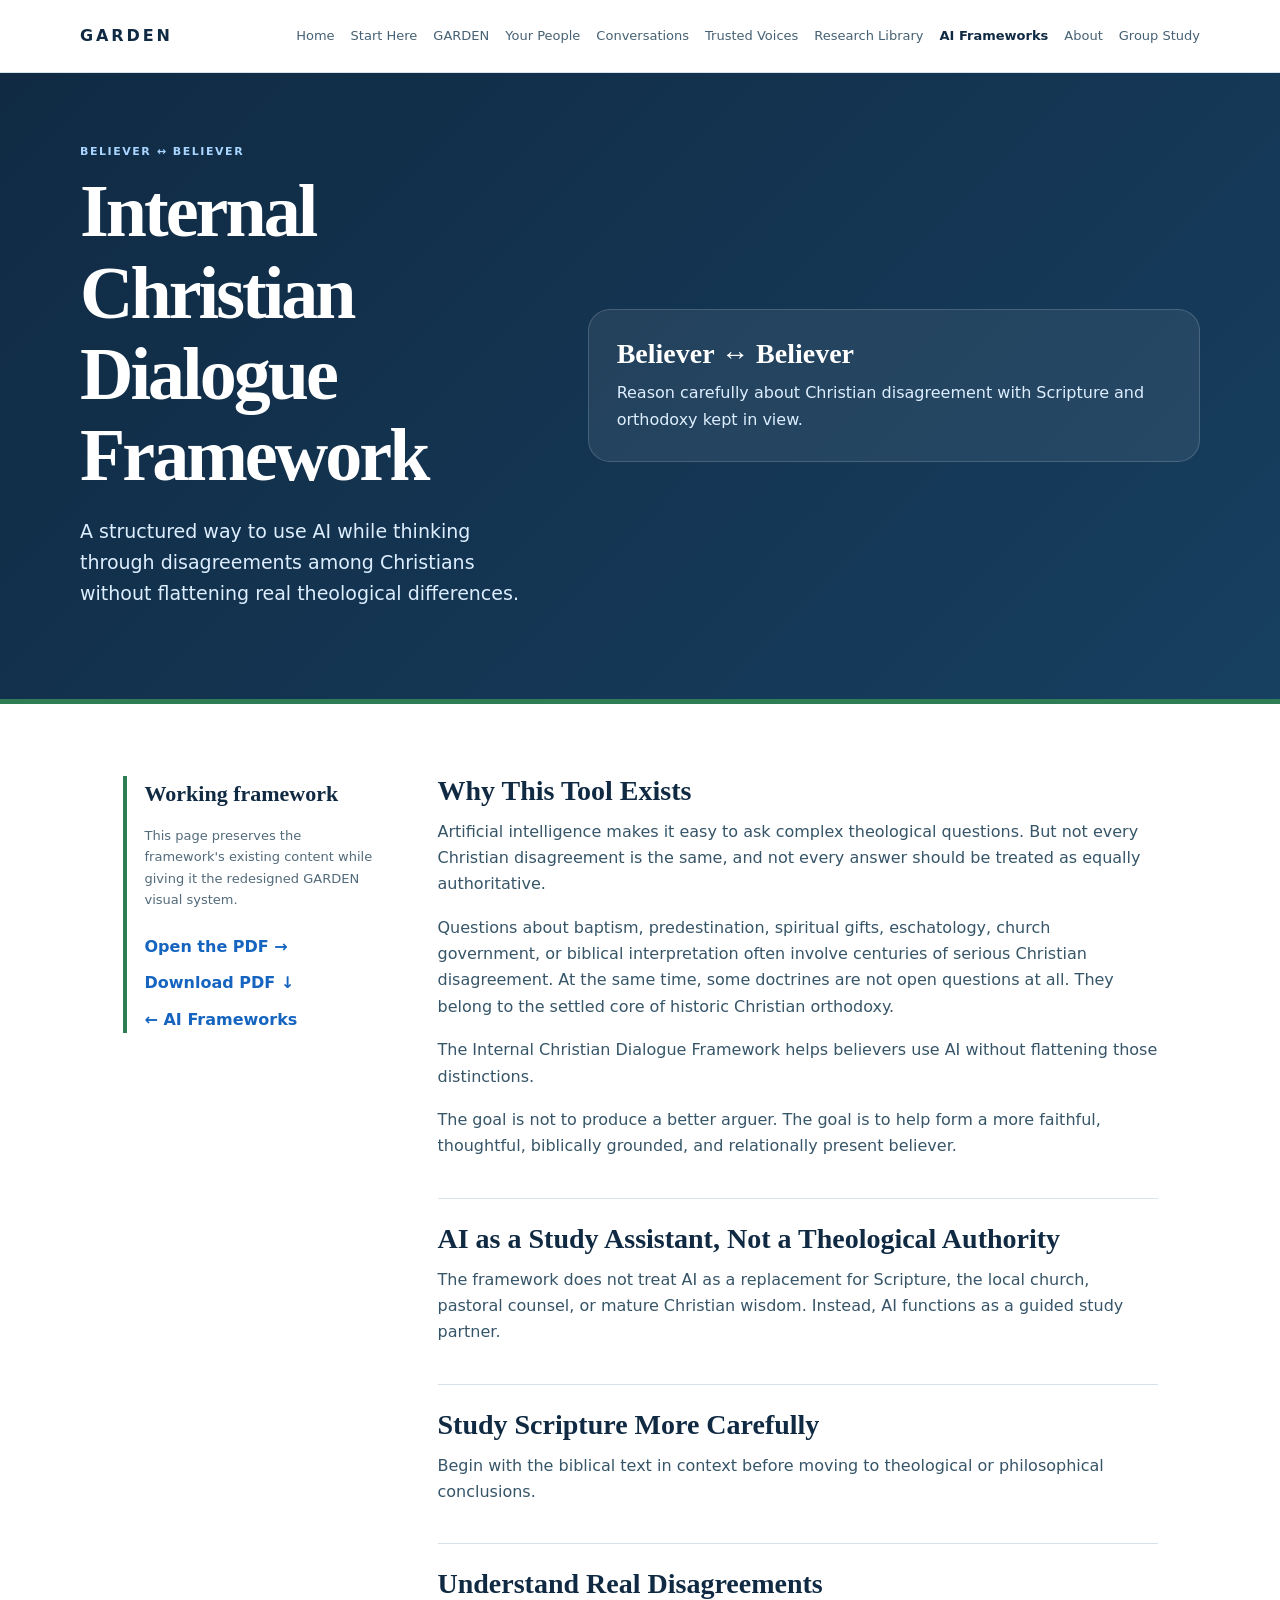
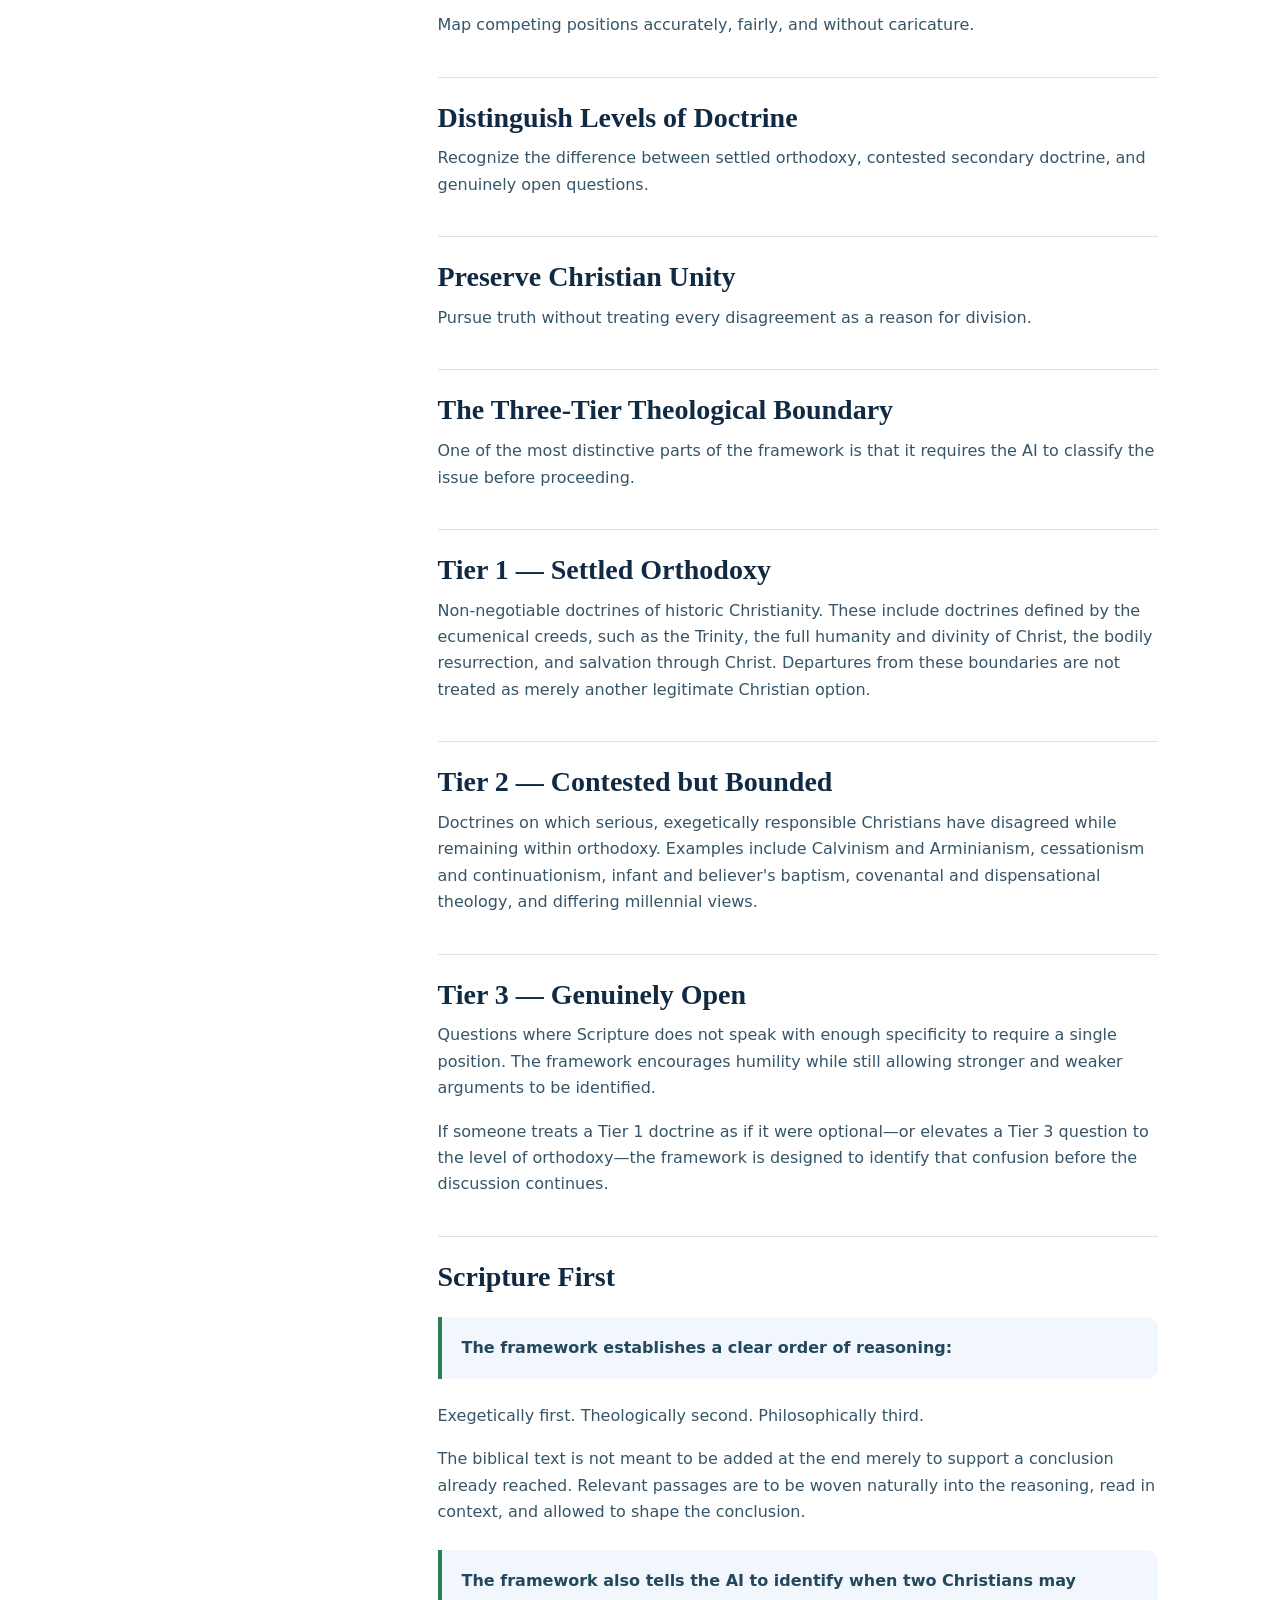
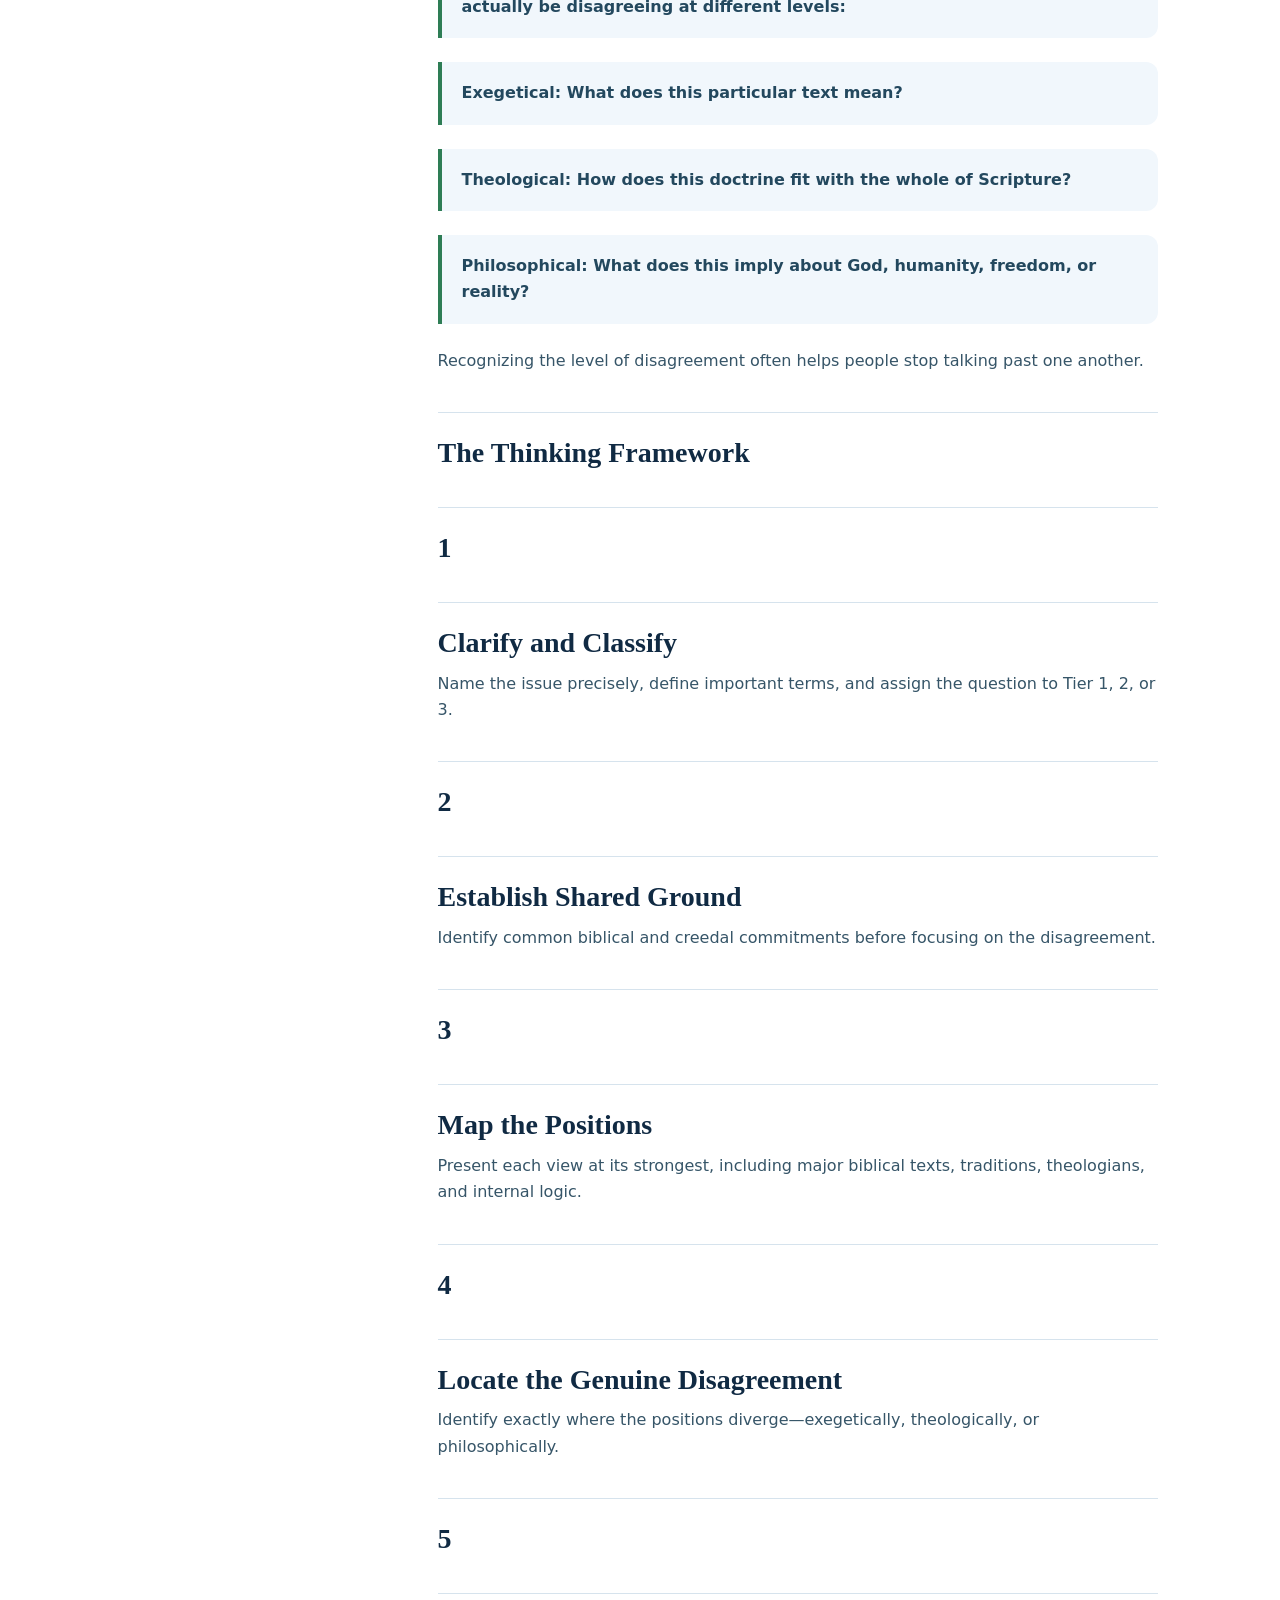
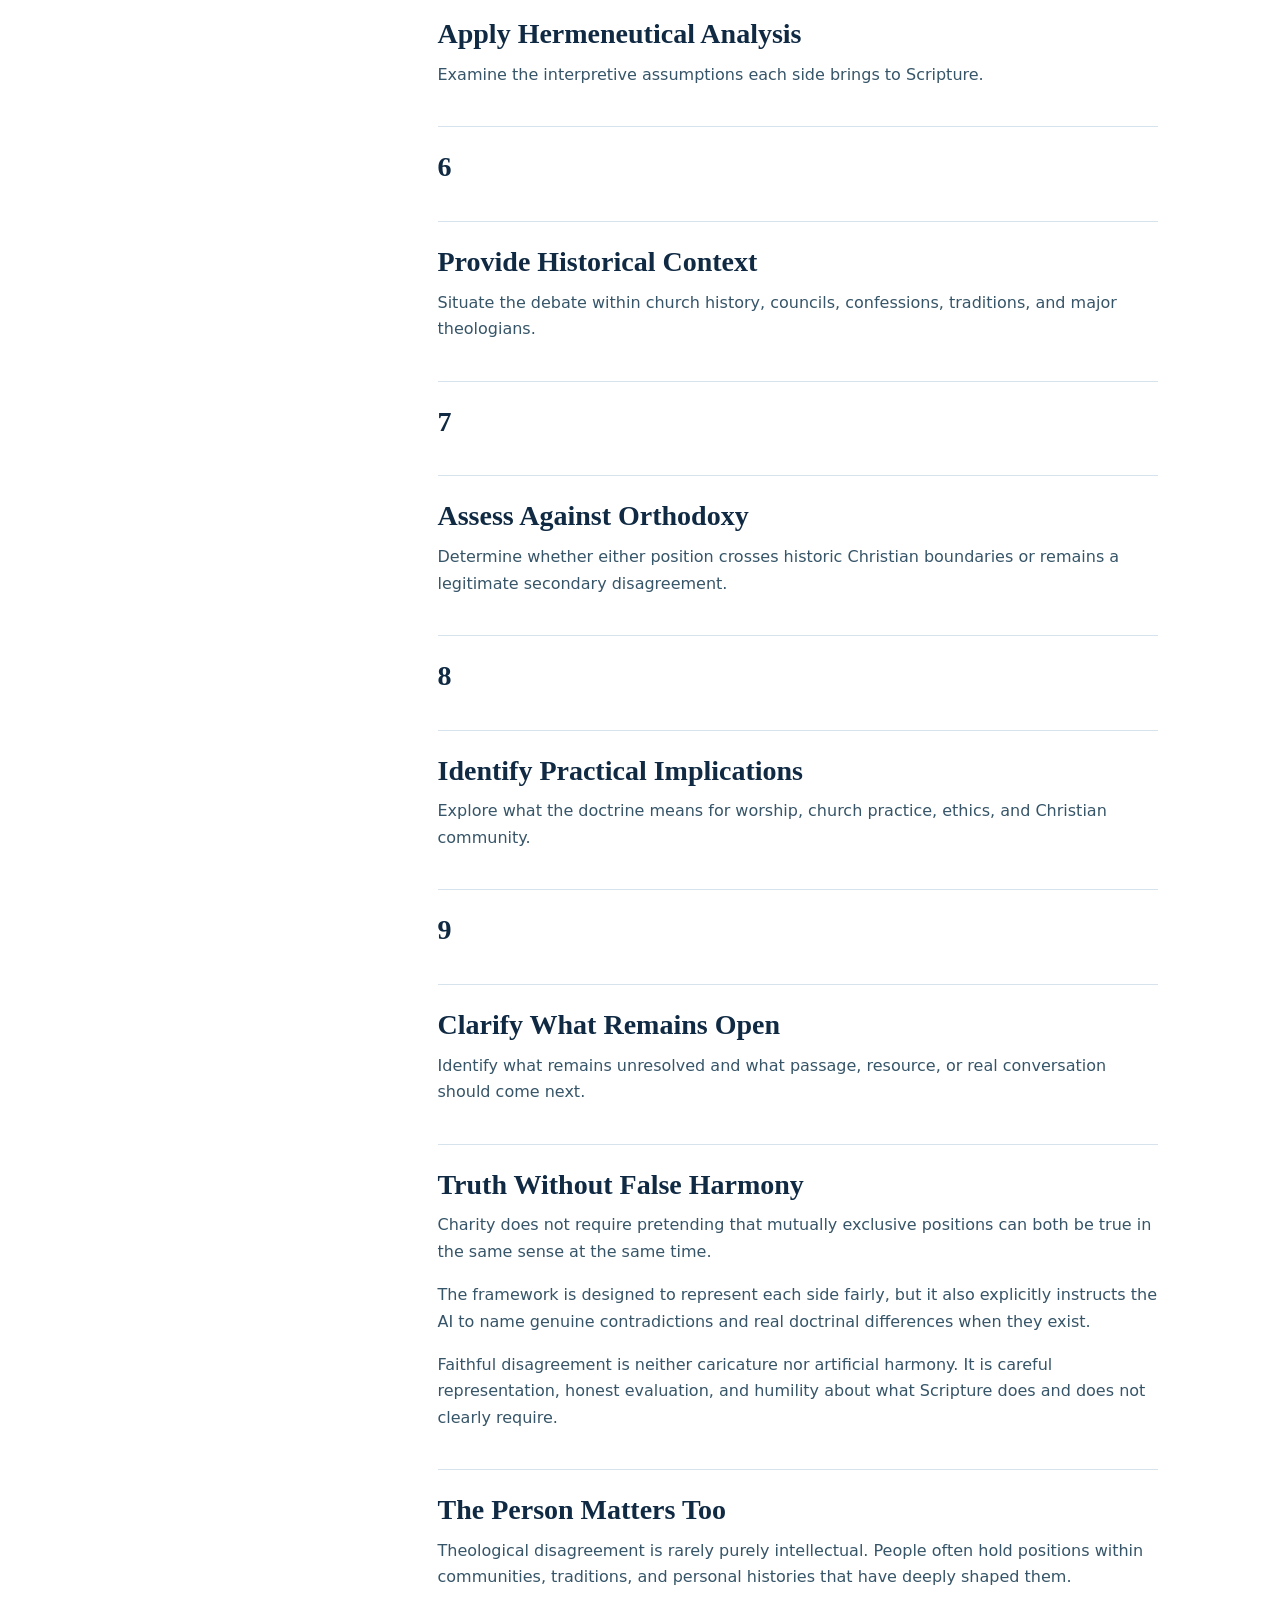
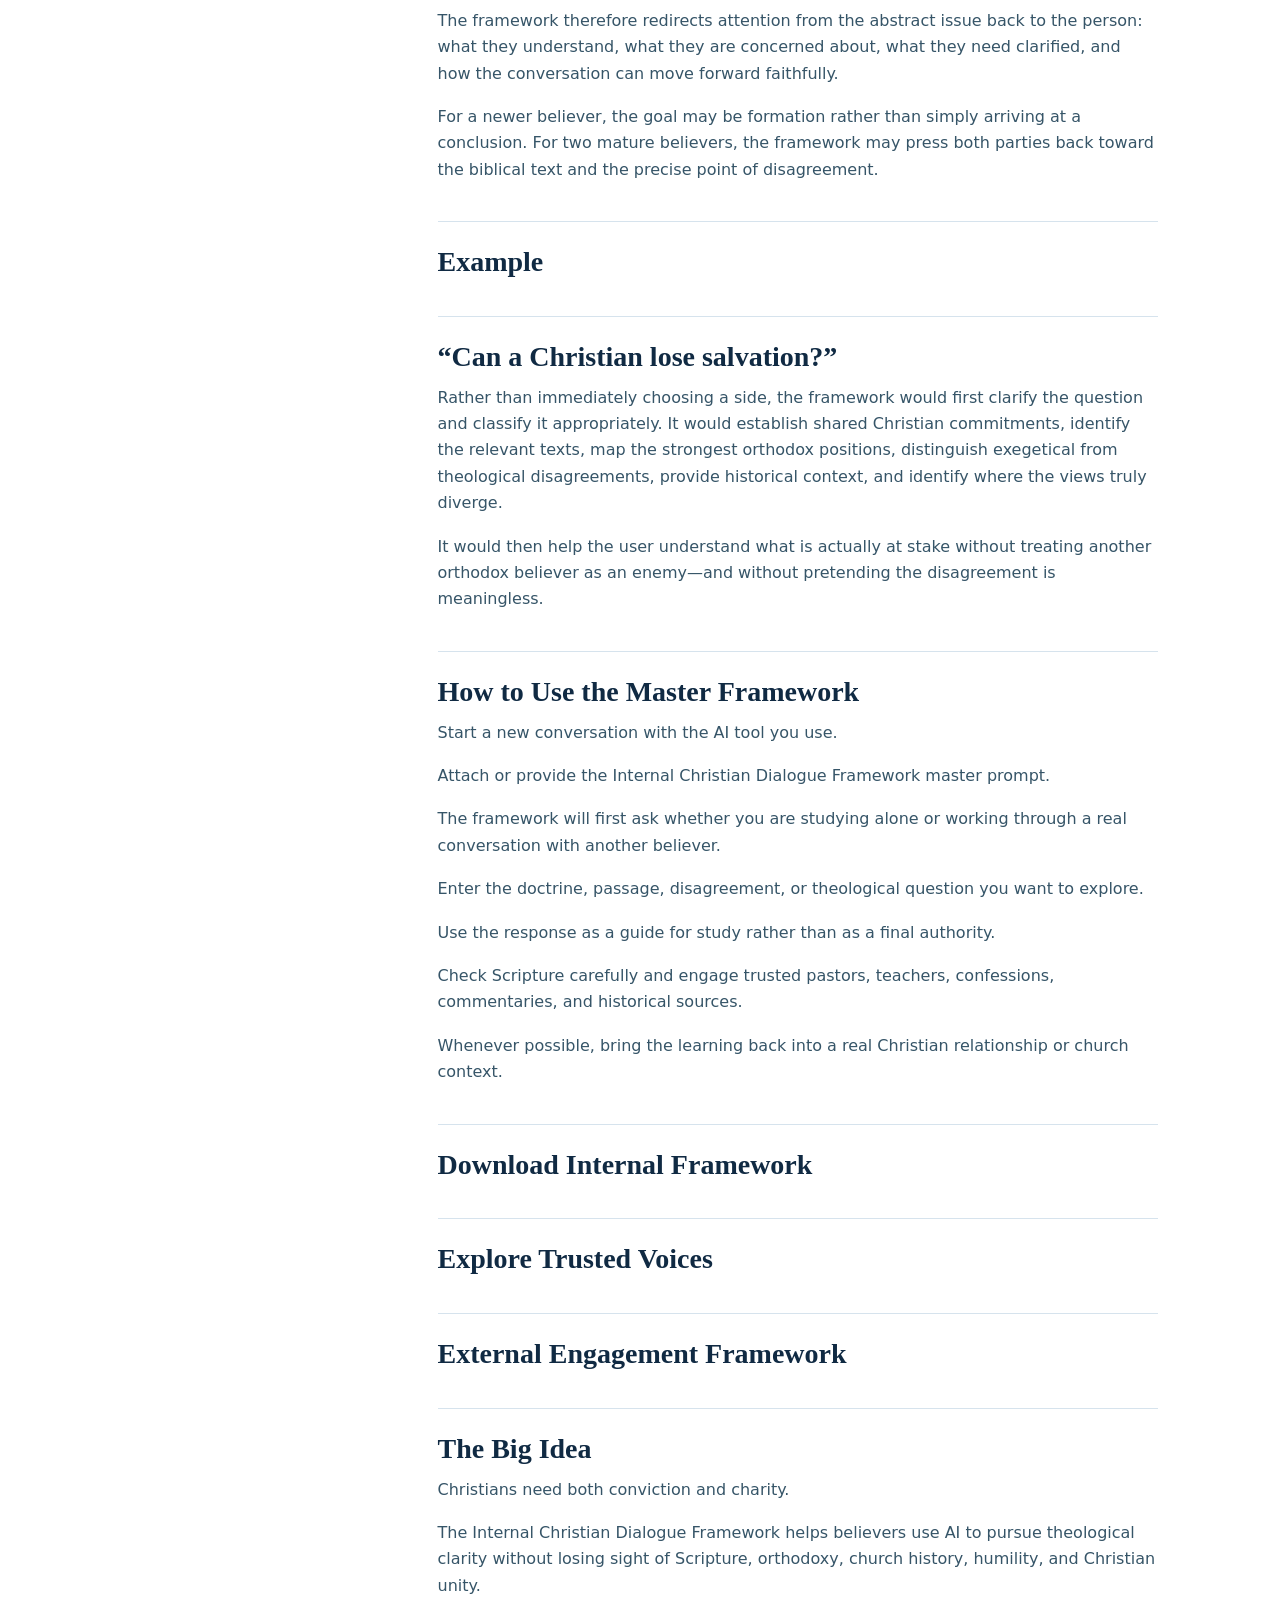
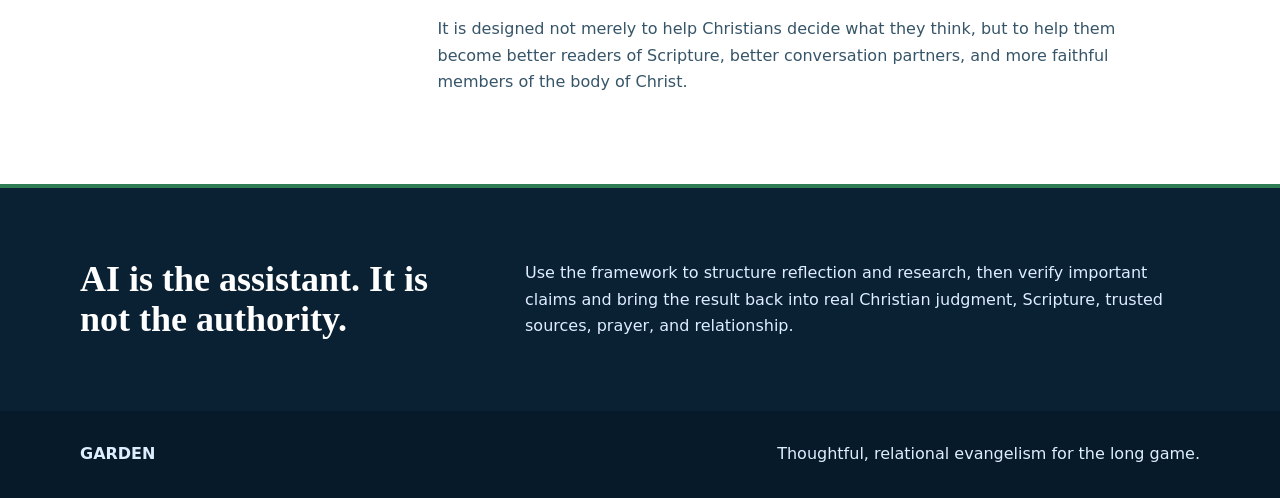
<file: internal-framework.html>
<!doctype html><html lang="en"><head><meta charset="utf-8"><meta name="viewport" content="width=device-width,initial-scale=1">
<title>Internal Christian Dialogue Framework — GARDEN</title>
<style>
:root{--navy:#102A43;--navy2:#173F60;--blue:#1565C0;--bright:#2D8CFF;--green:#2E7D55;--ice:#F1F7FC;--muted:#526A7A;--line:#D6E3ED;--accent:#2E7D55}
*{box-sizing:border-box}body{margin:0;color:var(--navy);font:16px/1.65 system-ui,-apple-system,BlinkMacSystemFont,"Segoe UI",sans-serif;background:#fff}h1,h2,h3{font-family:Georgia,"Times New Roman",serif;line-height:1.1}a{color:inherit}.container{width:min(1120px,calc(100% - 40px));margin:auto}
header{position:sticky;top:0;z-index:20;background:rgba(255,255,255,.97);border-bottom:1px solid var(--line)}nav{height:72px;display:flex;align-items:center;justify-content:space-between;gap:20px}.brand{text-decoration:none;font-weight:850;letter-spacing:.18em}.links{display:flex;gap:16px;font-size:13px;align-items:center}.links a{text-decoration:none;color:#466173}.links .active{font-weight:900;color:var(--navy)}
.hero{padding:70px 0;background:linear-gradient(135deg,#102A43,#173F60);color:#fff;border-bottom:5px solid var(--accent)}.hero-grid{display:grid;grid-template-columns:.85fr 1.15fr;gap:55px;align-items:center}.eyebrow{text-transform:uppercase;letter-spacing:.14em;font-size:11px;font-weight:900;color:#A9D5FF}h1{font-size:clamp(48px,6vw,74px);margin:10px 0 18px;letter-spacing:-.04em}.hero p{font-size:19px;color:#DDEEFF}.mode{background:rgba(255,255,255,.07);border:1px solid rgba(255,255,255,.16);border-radius:22px;padding:28px}.mode strong{display:block;font:700 28px Georgia,serif;margin-bottom:10px}.mode span{color:#DDEEFF}
.layout{display:grid;grid-template-columns:260px minmax(0,720px);gap:55px;padding:72px 0;justify-content:center}aside{align-self:start;position:sticky;top:105px}.rail{border-left:4px solid var(--accent);padding-left:18px}.rail strong{font-family:Georgia,serif;font-size:22px;display:block}.rail p{font-size:13px;color:var(--muted)}.rail a{display:inline-block;margin-top:10px;text-decoration:none;color:var(--blue);font-weight:850}
.content{min-width:0}.content h3{font-size:28px;margin:38px 0 12px;padding-top:25px;border-top:1px solid var(--line)}.content h3:first-child{margin-top:0;border-top:0;padding-top:0}.content p{color:#365568;margin:0 0 17px}.prompt{margin:24px 0;padding:18px 20px;background:var(--ice);border-left:4px solid var(--accent);font-weight:800;color:#23485E;border-radius:0 12px 12px 0}
.guard{background:#0A2033;color:#fff;padding:42px 0;border-top:4px solid var(--accent)}.guard .container{display:grid;grid-template-columns:.75fr 1.25fr;gap:40px;align-items:center}.guard h2{font-size:36px}.guard p{color:#DDEEFF}.footer{padding:30px 0;background:#071A2A;color:#DDEEFF}.footer .container{display:flex;justify-content:space-between}
@media(max-width:850px){.links a:not(.active){display:none}.hero-grid,.layout,.guard .container{grid-template-columns:1fr}aside{position:static}}
</style>
<style id="pdf-mobile-fix">
.pdf-download{display:inline-block!important;margin-left:8px}
@media(max-width:980px){.pdf-open{display:inline-block!important}.pdf-download{display:inline-block!important;margin-top:8px;margin-left:8px}.rail a.pdf-download{padding:10px 12px;border-radius:999px;background:#1565C0;color:#fff;text-decoration:none;font-weight:800}}
</style>

<style id="framework-mobile-content-fix">
.mobile-framework-note{display:none}
@media(max-width:980px){.pdf-open,.pdf-download{display:none!important}.mobile-framework-note{display:block;margin-top:12px;font-size:.94rem;line-height:1.5;color:inherit;opacity:.82}}
</style>

<style id="mobile-pdf-download-fix">
.mobile-pdf-download{display:none}
@media(max-width:980px){
 .pdf-open,.pdf-download{display:none!important}
 .mobile-framework-note{display:block!important;margin:12px 0 10px;font-size:.94rem;line-height:1.5;color:inherit;opacity:.82}
 .mobile-pdf-download{display:inline-block!important;padding:11px 16px;border-radius:999px;background:#1565C0;color:#fff!important;text-decoration:none;font-weight:800}
}
</style>
</head><body>
<header><div class="container"><nav><a class="brand" href="index.html">GARDEN</a><div class="links"><a href="index.html">Home</a><a href="start-here.html">Start Here</a><a href="garden.html">GARDEN</a><a href="people.html">Your People</a><a href="conversations.html">Conversations</a><a href="resources.html">Trusted Voices</a><a href="research.html">Research Library</a><a class="active" href="frameworks.html">AI Frameworks</a><a href="about.html">About</a><a href="group-study.html">Group Study</a></div></nav></div></header>
<main>
<section class="hero"><div class="container hero-grid"><div><div class="eyebrow">Believer ↔ believer</div><h1>Internal Christian Dialogue Framework</h1><p>A structured way to use AI while thinking through disagreements among Christians without flattening real theological differences.</p></div><div class="mode"><strong>Believer ↔ Believer</strong><span>Reason carefully about Christian disagreement with Scripture and orthodoxy kept in view.</span></div></div></section>
<div class="container layout"><aside><div class="rail"><strong>Working framework</strong><p>This page preserves the framework's existing content while giving it the redesigned GARDEN visual system.</p><a href="internal-christian-dialogue-framework.pdf" class="pdf-open" target="_blank" rel="noopener">Open the PDF →</a><span class="mobile-framework-note">On a phone, download the PDF and open it in your device's PDF reader.</span><a href="internal-christian-dialogue-framework.pdf" class="mobile-pdf-download" download="internal-christian-dialogue-framework.pdf" type="application/pdf">Download PDF ↓</a><br><a href="frameworks.html">← AI Frameworks</a></div></aside><article class="content"><h3>Why This Tool Exists</h3>
<p>Artificial intelligence makes it easy to ask complex theological questions. But not every Christian disagreement is the same, and not every answer should be treated as equally authoritative.</p>
<p>Questions about baptism, predestination, spiritual gifts, eschatology, church government, or biblical interpretation often involve centuries of serious Christian disagreement. At the same time, some doctrines are not open questions at all. They belong to the settled core of historic Christian orthodoxy.</p>
<p>The Internal Christian Dialogue Framework helps believers use AI without flattening those distinctions.</p>
<p>The goal is not to produce a better arguer. The goal is to help form a more faithful, thoughtful, biblically grounded, and relationally present believer.</p>
<h3>AI as a Study Assistant, Not a Theological Authority</h3>
<p>The framework does not treat AI as a replacement for Scripture, the local church, pastoral counsel, or mature Christian wisdom. Instead, AI functions as a guided study partner.</p>
<h3>Study Scripture More Carefully</h3>
<p>Begin with the biblical text in context before moving to theological or philosophical conclusions.</p>
<h3>Understand Real Disagreements</h3>
<p>Map competing positions accurately, fairly, and without caricature.</p>
<h3>Distinguish Levels of Doctrine</h3>
<p>Recognize the difference between settled orthodoxy, contested secondary doctrine, and genuinely open questions.</p>
<h3>Preserve Christian Unity</h3>
<p>Pursue truth without treating every disagreement as a reason for division.</p>
<h3>The Three-Tier Theological Boundary</h3>
<p>One of the most distinctive parts of the framework is that it requires the AI to classify the issue before proceeding.</p>
<h3>Tier 1 — Settled Orthodoxy</h3>
<p>Non-negotiable doctrines of historic Christianity. These include doctrines defined by the ecumenical creeds, such as the Trinity, the full humanity and divinity of Christ, the bodily resurrection, and salvation through Christ. Departures from these boundaries are not treated as merely another legitimate Christian option.</p>
<h3>Tier 2 — Contested but Bounded</h3>
<p>Doctrines on which serious, exegetically responsible Christians have disagreed while remaining within orthodoxy. Examples include Calvinism and Arminianism, cessationism and continuationism, infant and believer&#x27;s baptism, covenantal and dispensational theology, and differing millennial views.</p>
<h3>Tier 3 — Genuinely Open</h3>
<p>Questions where Scripture does not speak with enough specificity to require a single position. The framework encourages humility while still allowing stronger and weaker arguments to be identified.</p>
<p>If someone treats a Tier 1 doctrine as if it were optional—or elevates a Tier 3 question to the level of orthodoxy—the framework is designed to identify that confusion before the discussion continues.</p>
<h3>Scripture First</h3>
<div class="prompt">The framework establishes a clear order of reasoning:</div>
<p>Exegetically first. Theologically second. Philosophically third.</p>
<p>The biblical text is not meant to be added at the end merely to support a conclusion already reached. Relevant passages are to be woven naturally into the reasoning, read in context, and allowed to shape the conclusion.</p>
<div class="prompt">The framework also tells the AI to identify when two Christians may actually be disagreeing at different levels:</div>
<div class="prompt">Exegetical: What does this particular text mean?</div>
<div class="prompt">Theological: How does this doctrine fit with the whole of Scripture?</div>
<div class="prompt">Philosophical: What does this imply about God, humanity, freedom, or reality?</div>
<p>Recognizing the level of disagreement often helps people stop talking past one another.</p>
<h3>The Thinking Framework</h3>
<h3>1</h3>
<h3>Clarify and Classify</h3>
<p>Name the issue precisely, define important terms, and assign the question to Tier 1, 2, or 3.</p>
<h3>2</h3>
<h3>Establish Shared Ground</h3>
<p>Identify common biblical and creedal commitments before focusing on the disagreement.</p>
<h3>3</h3>
<h3>Map the Positions</h3>
<p>Present each view at its strongest, including major biblical texts, traditions, theologians, and internal logic.</p>
<h3>4</h3>
<h3>Locate the Genuine Disagreement</h3>
<p>Identify exactly where the positions diverge—exegetically, theologically, or philosophically.</p>
<h3>5</h3>
<h3>Apply Hermeneutical Analysis</h3>
<p>Examine the interpretive assumptions each side brings to Scripture.</p>
<h3>6</h3>
<h3>Provide Historical Context</h3>
<p>Situate the debate within church history, councils, confessions, traditions, and major theologians.</p>
<h3>7</h3>
<h3>Assess Against Orthodoxy</h3>
<p>Determine whether either position crosses historic Christian boundaries or remains a legitimate secondary disagreement.</p>
<h3>8</h3>
<h3>Identify Practical Implications</h3>
<p>Explore what the doctrine means for worship, church practice, ethics, and Christian community.</p>
<h3>9</h3>
<h3>Clarify What Remains Open</h3>
<p>Identify what remains unresolved and what passage, resource, or real conversation should come next.</p>
<h3>Truth Without False Harmony</h3>
<p>Charity does not require pretending that mutually exclusive positions can both be true in the same sense at the same time.</p>
<p>The framework is designed to represent each side fairly, but it also explicitly instructs the AI to name genuine contradictions and real doctrinal differences when they exist.</p>
<p>Faithful disagreement is neither caricature nor artificial harmony. It is careful representation, honest evaluation, and humility about what Scripture does and does not clearly require.</p>
<h3>The Person Matters Too</h3>
<p>Theological disagreement is rarely purely intellectual. People often hold positions within communities, traditions, and personal histories that have deeply shaped them.</p>
<p>The framework therefore redirects attention from the abstract issue back to the person: what they understand, what they are concerned about, what they need clarified, and how the conversation can move forward faithfully.</p>
<p>For a newer believer, the goal may be formation rather than simply arriving at a conclusion. For two mature believers, the framework may press both parties back toward the biblical text and the precise point of disagreement.</p>
<h3>Example</h3>
<h3>“Can a Christian lose salvation?”</h3>
<p>Rather than immediately choosing a side, the framework would first clarify the question and classify it appropriately. It would establish shared Christian commitments, identify the relevant texts, map the strongest orthodox positions, distinguish exegetical from theological disagreements, provide historical context, and identify where the views truly diverge.</p>
<p>It would then help the user understand what is actually at stake without treating another orthodox believer as an enemy—and without pretending the disagreement is meaningless.</p>
<h3>How to Use the Master Framework</h3>
<p>Start a new conversation with the AI tool you use.</p>
<p>Attach or provide the Internal Christian Dialogue Framework master prompt.</p>
<p>The framework will first ask whether you are studying alone or working through a real conversation with another believer.</p>
<p>Enter the doctrine, passage, disagreement, or theological question you want to explore.</p>
<p>Use the response as a guide for study rather than as a final authority.</p>
<p>Check Scripture carefully and engage trusted pastors, teachers, confessions, commentaries, and historical sources.</p>
<p>Whenever possible, bring the learning back into a real Christian relationship or church context.</p>
<h3>Download Internal Framework</h3>
<h3>Explore Trusted Voices</h3>
<h3>External Engagement Framework</h3>
<h3>The Big Idea</h3>
<p>Christians need both conviction and charity.</p>
<p>The Internal Christian Dialogue Framework helps believers use AI to pursue theological clarity without losing sight of Scripture, orthodoxy, church history, humility, and Christian unity.</p>
<p>It is designed not merely to help Christians decide what they think, but to help them become better readers of Scripture, better conversation partners, and more faithful members of the body of Christ.</p></article></div>
<section class="guard"><div class="container"><h2>AI is the assistant. It is not the authority.</h2><p>Use the framework to structure reflection and research, then verify important claims and bring the result back into real Christian judgment, Scripture, trusted sources, prayer, and relationship.</p></div></section>
</main><footer class="footer"><div class="container"><strong>GARDEN</strong><span>Thoughtful, relational evangelism for the long game.</span></div></footer>
<style id="garden-mobile-nav-fix">
.menu-btn{display:none;border:0;background:transparent;color:#102A43;font:700 28px/1 system-ui,-apple-system,BlinkMacSystemFont,"Segoe UI",sans-serif;padding:10px 8px;cursor:pointer}
@media(max-width:980px){
 .nav{position:relative}
 .menu-btn{display:block;flex:0 0 auto}
 .nav-links{display:none!important;position:absolute;top:calc(100% + 1px);left:0;right:0;z-index:1000;background:#fff;border:1px solid rgba(16,42,67,.12);border-radius:0 0 18px 18px;box-shadow:0 18px 40px rgba(16,42,67,.14);padding:14px 20px 20px;flex-direction:column;align-items:stretch;gap:0!important;font-size:16px!important}
 .nav-links.open{display:flex!important}
 .nav-links.open a{display:block!important;padding:12px 4px;border-bottom:1px solid rgba(16,42,67,.08);color:#3D5A6C;text-decoration:none}
 .nav-links.open a[aria-current]{color:#102A43;font-weight:850}
 .nav-links.open .nav-cta{margin-top:10px;padding:12px 16px!important;text-align:center;border-bottom:0;border-radius:999px;background:#1565C0;color:#fff!important}
}
</style>
<script id="garden-mobile-nav-script">
(function(){
 const nav=document.querySelector('.nav');
 const links=document.querySelector('.nav-links');
 if(!nav||!links||nav.querySelector('.menu-btn')) return;
 const btn=document.createElement('button');
 btn.className='menu-btn'; btn.type='button'; btn.setAttribute('aria-label','Open navigation menu'); btn.setAttribute('aria-expanded','false'); btn.innerHTML='&#9776;';
 nav.insertBefore(btn,links);
 btn.addEventListener('click',function(){const open=links.classList.toggle('open');btn.setAttribute('aria-expanded',String(open));btn.setAttribute('aria-label',open?'Close navigation menu':'Open navigation menu');btn.innerHTML=open?'&#10005;':'&#9776;';});
 links.querySelectorAll('a').forEach(function(a){a.addEventListener('click',function(){links.classList.remove('open');btn.setAttribute('aria-expanded','false');btn.setAttribute('aria-label','Open navigation menu');btn.innerHTML='&#9776;';});});
 document.addEventListener('click',function(e){if(!nav.contains(e.target)&&links.classList.contains('open')){links.classList.remove('open');btn.setAttribute('aria-expanded','false');btn.setAttribute('aria-label','Open navigation menu');btn.innerHTML='&#9776;';}});
})();
</script>
</body></html>
</file>
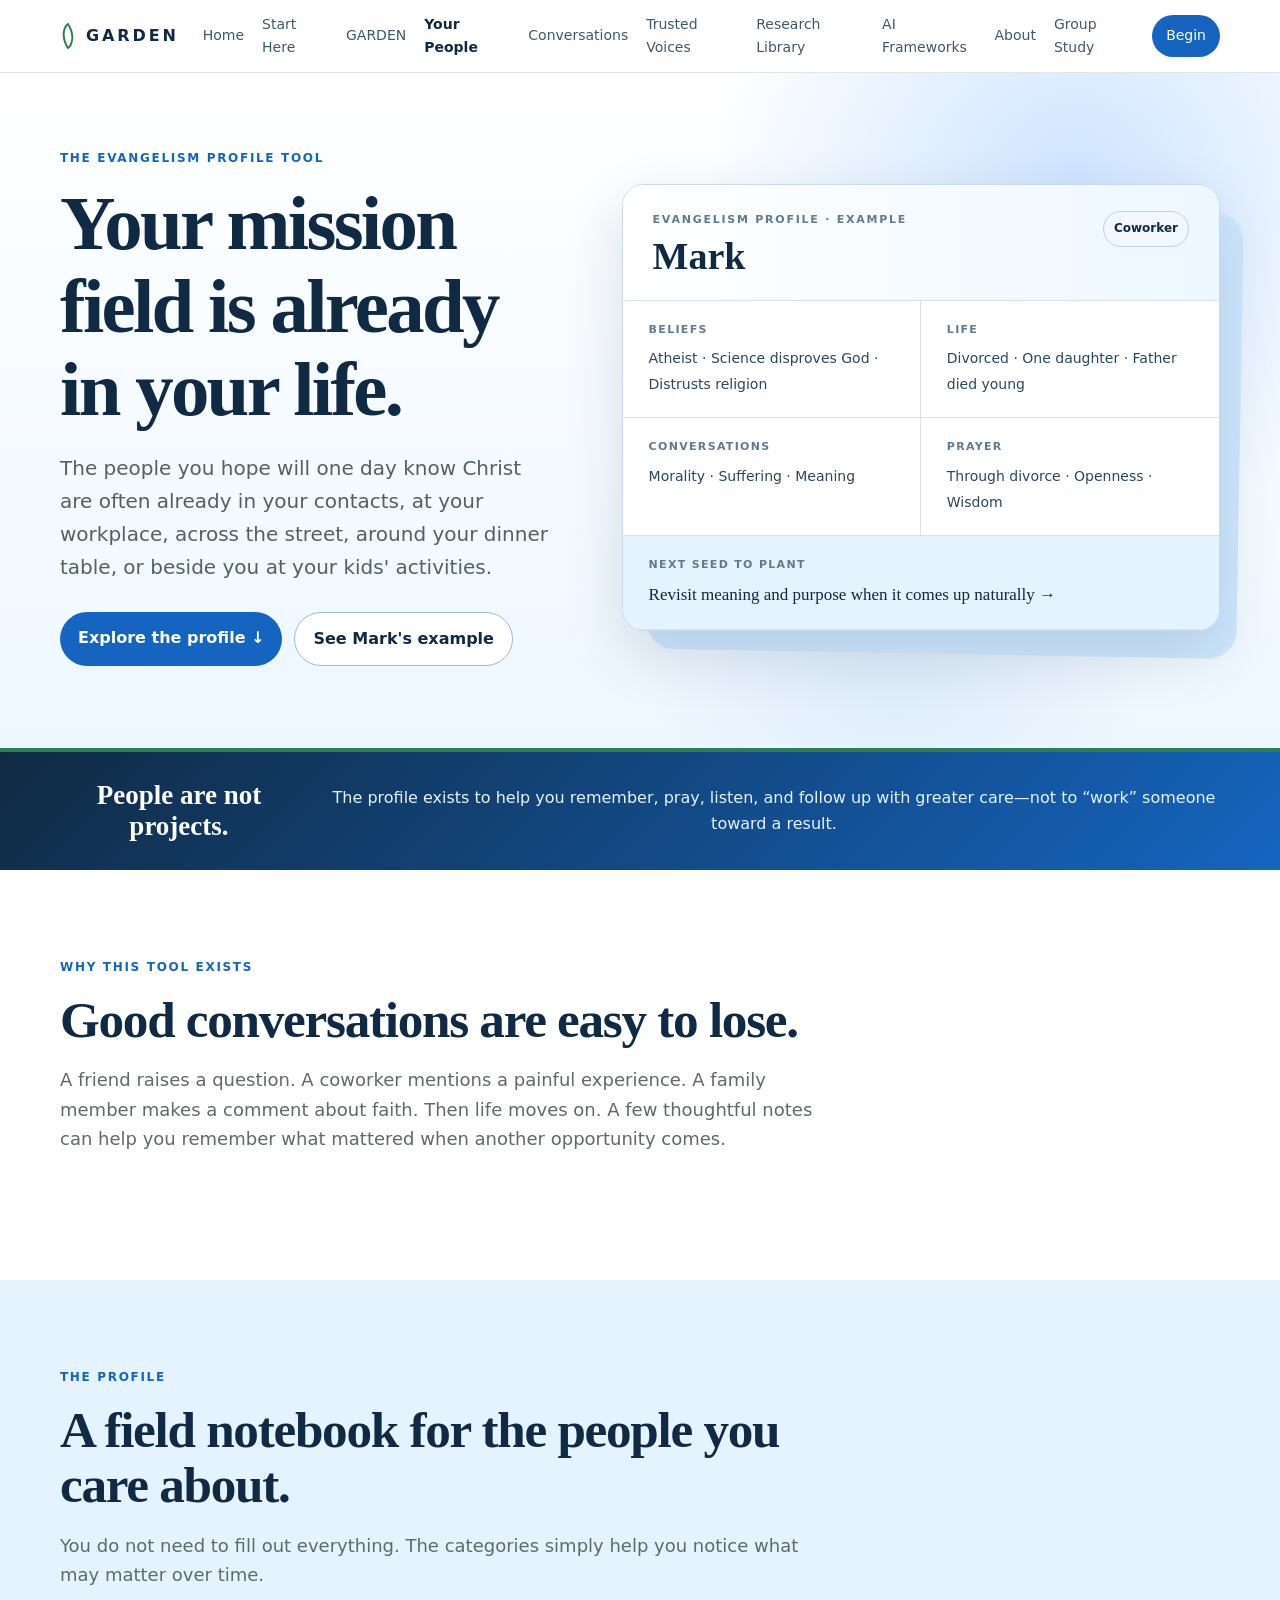
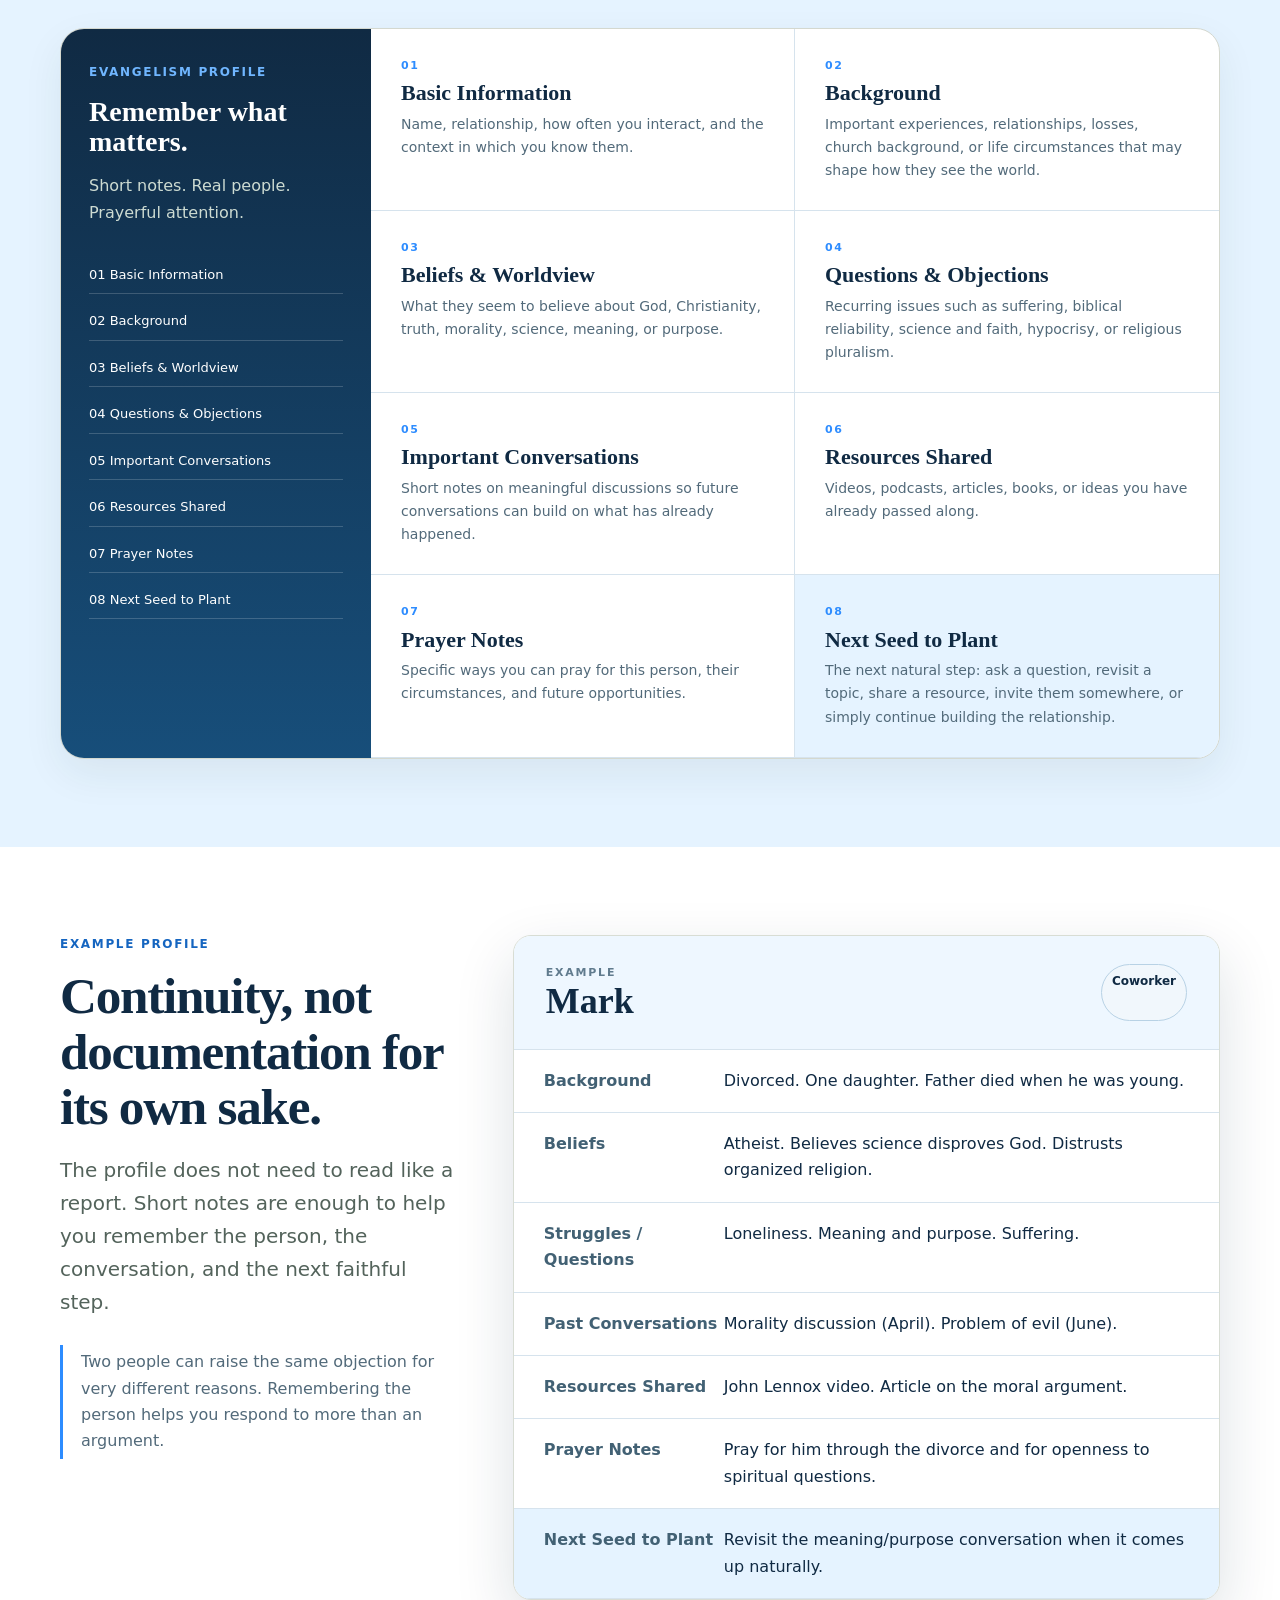
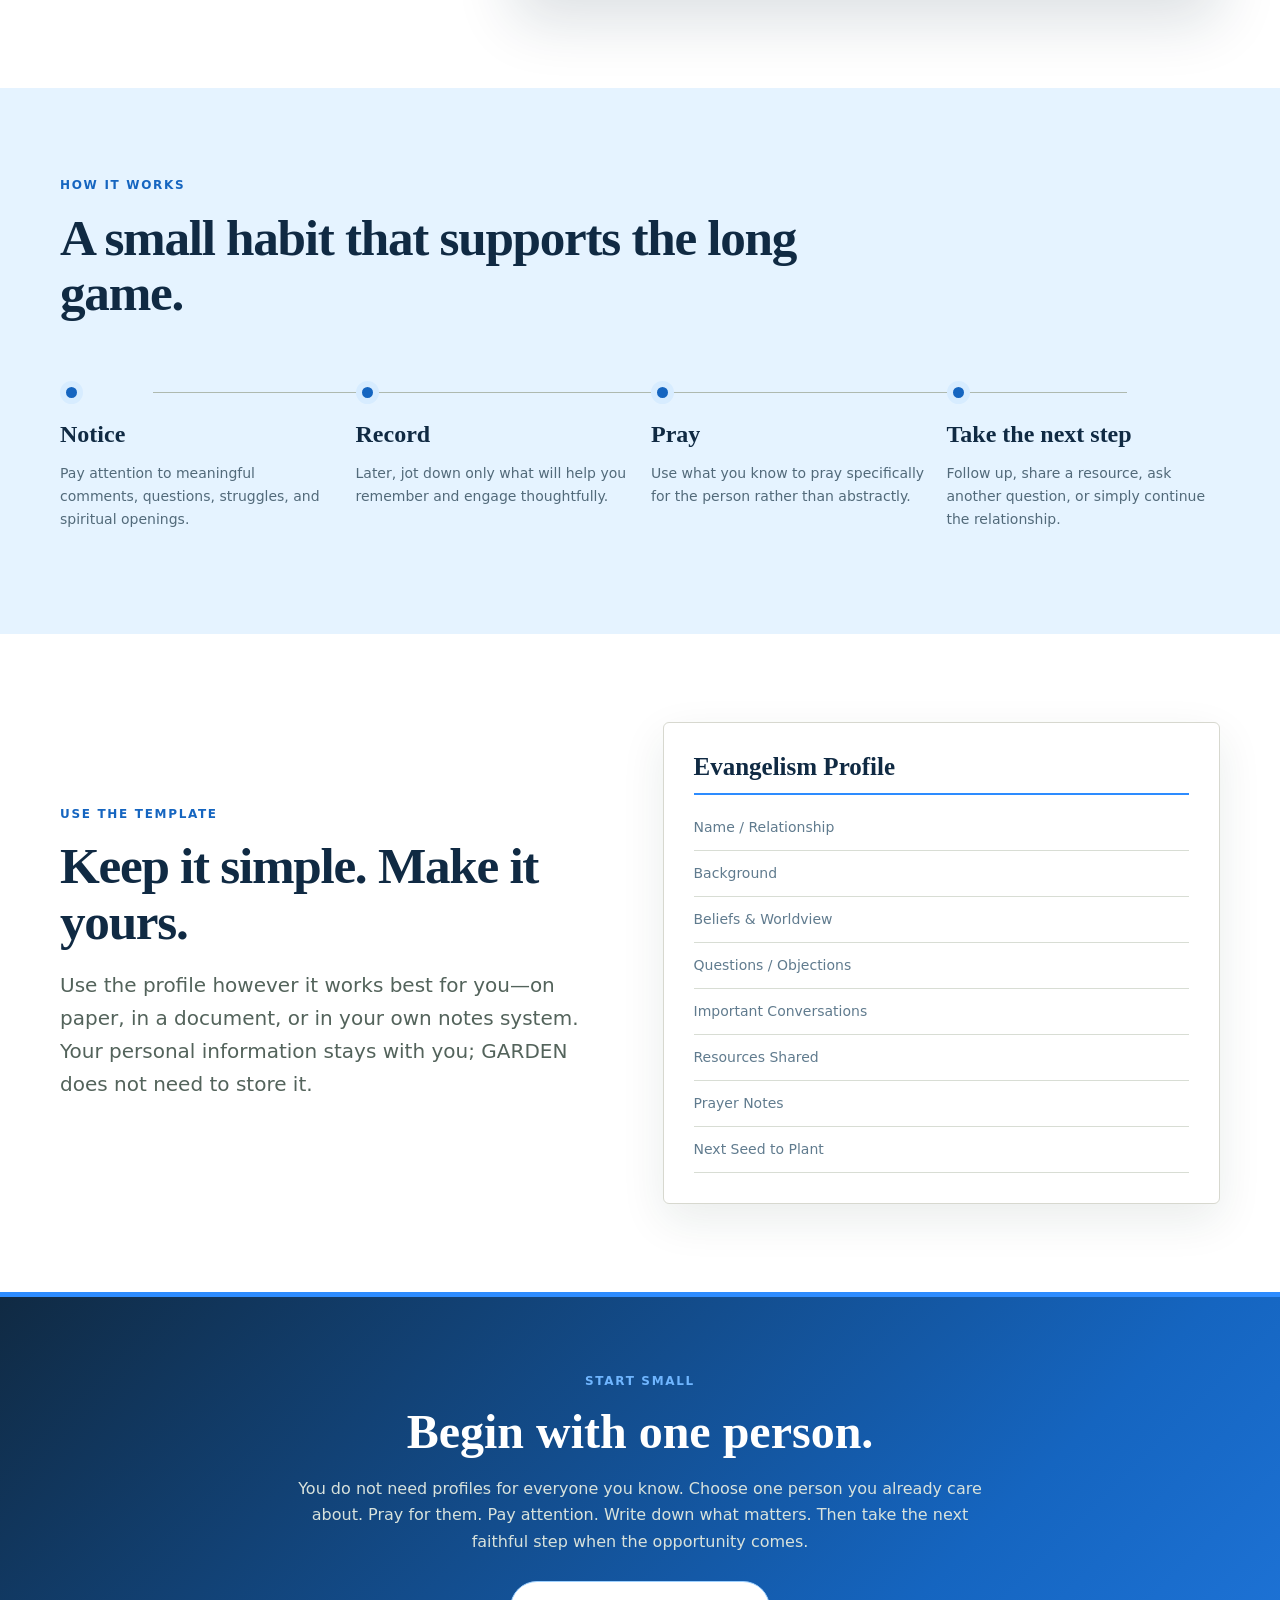
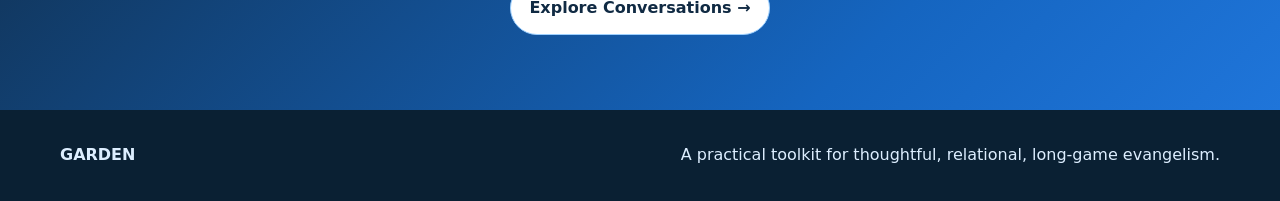
<file: people.html>
<!doctype html>
<html lang="en">
<head>
<meta charset="utf-8">
<meta name="viewport" content="width=device-width,initial-scale=1">
<title>Your People — GARDEN</title>
<style>
:root{
  --ink:#102A43; --forest:#2E7D55; --forest2:#256847; --sage:#DDEEFF;
  --sage2:#F1F7FC; --cream:#FFFFFF; --paper:#FFFFFF; --gold:#2D8CFF;
  --navy:#102A43; --blue:#1565C0; --bright:#2D8CFF;
  --muted:#526A7A; --line:#D6E3ED; --shadow:0 22px 60px rgba(16,42,67,.14);
}
*{box-sizing:border-box}
html{scroll-behavior:smooth}
body{margin:0;background:var(--cream);color:var(--ink);font:16px/1.65 system-ui,-apple-system,BlinkMacSystemFont,"Segoe UI",sans-serif}
h1,h2,h3{font-family:Georgia,"Times New Roman",serif;line-height:1.08;margin:0}
a{color:inherit}
.container{width:min(1160px,calc(100% - 40px));margin:auto}
.site-header{position:sticky;top:0;z-index:20;background:rgba(255,255,255,.96);backdrop-filter:blur(10px);border-bottom:1px solid rgba(16,42,67,.12)}
.nav{height:72px;display:flex;align-items:center;justify-content:space-between;gap:24px}
.brand{text-decoration:none;font-weight:800;letter-spacing:.18em;display:flex;align-items:center;gap:10px}
.brand-mark{width:16px;height:22px;border:2px solid var(--forest);border-radius:100% 0 100% 0;transform:rotate(-35deg);display:inline-block}
.nav-links{display:flex;align-items:center;gap:18px;font-size:14px}
.nav-links a{text-decoration:none;color:#3D5A6C}.nav-links a[aria-current]{font-weight:800;color:var(--navy)}
.nav-cta{padding:9px 14px;border-radius:999px;background:var(--blue);color:white!important}
.eyebrow{text-transform:uppercase;letter-spacing:.14em;font-size:12px;font-weight:800;color:var(--blue);margin-bottom:14px}
.btn{display:inline-block;text-decoration:none;padding:13px 18px;border-radius:999px;font-weight:750}
.btn-primary{background:var(--blue);color:white}.btn-secondary{border:1px solid #9DB9CF;background:#FFFFFF}
.hero{overflow:hidden;padding:76px 0 82px;background:
 radial-gradient(circle at 84% 15%,rgba(45,140,255,.22),transparent 30%),
 radial-gradient(circle at 70% 78%,rgba(21,101,192,.10),transparent 26%),
 linear-gradient(180deg,#FFFFFF 0%,#EEF7FF 100%)}
.hero-grid{display:grid;grid-template-columns:.9fr 1.1fr;gap:72px;align-items:center}
.hero h1{font-size:clamp(48px,6vw,78px);max-width:760px;letter-spacing:-.035em}
.lede{font-size:20px;color:#53635b;max-width:650px}
.hero-actions{display:flex;gap:12px;flex-wrap:wrap;margin-top:28px}
.profile-shell{position:relative}
.profile-shell:before{content:"";position:absolute;inset:24px -20px -24px 28px;background:#CFE8FF;border-radius:28px;transform:rotate(1deg)}
.profile-card{position:relative;border-top:6px solid var(--bright);background:var(--paper);border:1px solid #C8DBE9;border-radius:22px;box-shadow:var(--shadow);overflow:hidden;transform:none}
.profile-top{padding:26px 30px 22px;border-bottom:1px solid var(--line);display:flex;justify-content:space-between;align-items:flex-start;background:linear-gradient(90deg,#FFFFFF,#EDF7FF)}
.profile-label{font-size:11px;letter-spacing:.16em;text-transform:uppercase;font-weight:800;color:#607B8E}
.profile-name{font:700 38px Georgia,serif;margin-top:4px}.pill{font-size:12px;font-weight:800;padding:7px 10px;border:1px solid #B8D2E5;border-radius:999px;background:#F1F7FC}
.profile-body{display:grid;grid-template-columns:1fr 1fr}
.profile-cell{padding:20px 26px;border-bottom:1px solid var(--line)}
.profile-cell:nth-child(odd){border-right:1px solid var(--line)}
.profile-cell.wide{grid-column:1/-1;border-right:0}
.profile-cell.next{background:#E5F3FF}
.profile-cell b{display:block;font-size:11px;letter-spacing:.12em;text-transform:uppercase;color:#607B8E;margin-bottom:6px}
.profile-cell span{font-size:14px;color:#29485B}
.profile-cell.next span{font-family:Georgia,serif;font-size:17px;color:var(--navy)}
.guardrail{border-top:4px solid var(--forest);background:linear-gradient(135deg,#102A43,#1565C0);color:#FFFFFF;padding:28px 0}
.guardrail .container{display:flex;align-items:center;gap:30px;justify-content:center;text-align:center}
.guardrail strong{font:700 27px Georgia,serif}.guardrail span{color:#E6F3FF}
.section{padding:88px 0}.section.white{background:#FFFFFF}.section.sage{background:#E5F3FF}
.section-head{max-width:760px;margin-bottom:38px}.section h2{font-size:clamp(34px,4vw,52px);letter-spacing:-.025em}
.section-head p{font-size:18px;color:#5d6c64}
.notebook{display:grid;grid-template-columns:310px 1fr;border:1px solid #d4d8cf;border-radius:24px;overflow:hidden;background:var(--paper);box-shadow:0 15px 40px rgba(24,53,43,.07)}
.notebook-index{background:linear-gradient(180deg,#102A43,#174E7A);color:white;padding:34px 28px}
.notebook-index h3{font-size:28px;margin-bottom:12px}.notebook-index p{color:#cddbd2}
.index-list{margin-top:30px;display:grid;gap:8px}.index-list span{padding:8px 0;border-bottom:1px solid rgba(255,255,255,.18);font-size:13px}
.fields{display:grid;grid-template-columns:1fr 1fr}
.field{padding:28px 30px;border-bottom:1px solid var(--line);min-height:165px}
.field:nth-child(odd){border-right:1px solid var(--line)}
.field .num{font-size:11px;letter-spacing:.14em;color:var(--bright);font-weight:900}.field h3{font-size:22px;margin:6px 0 8px}.field p{margin:0;color:#526A7A;font-size:14px}
.field.emphasis{background:#E5F3FF}
.example-wrap{display:grid;grid-template-columns:.72fr 1.28fr;gap:55px;align-items:start}
.margin-note{border-left:3px solid var(--bright);padding:4px 0 4px 18px;color:#526A7A;margin-top:26px}
.real-profile{background:#fff;border:1px solid #d8ddd4;border-radius:18px;box-shadow:var(--shadow);overflow:hidden}
.real-profile header{padding:28px 32px;background:#EEF7FF;border-bottom:1px solid var(--line);display:flex;justify-content:space-between}
.real-profile h3{font-size:36px}.real-profile dl{margin:0}
.real-profile dl div{display:grid;grid-template-columns:180px 1fr;padding:18px 30px;border-bottom:1px solid var(--line)}
.real-profile dt{font-weight:800;color:#426174}.real-profile dd{margin:0}
.real-profile .next-seed{background:#E5F3FF}
.timeline{display:grid;grid-template-columns:repeat(4,1fr);position:relative;gap:22px;margin-top:50px}
.timeline:before{content:"";position:absolute;top:22px;left:8%;right:8%;height:1px;background:#aeb9af}
.step{position:relative;padding-top:52px}.step .dot{position:absolute;top:11px;left:0;width:23px;height:23px;border:6px solid #D7ECFF;background:var(--blue);border-radius:50%}
.step h3{font-size:24px}.step p{color:#526A7A;font-size:14px}
.template{display:grid;grid-template-columns:1fr 1fr;gap:45px;align-items:center}
.paper{background:var(--paper);border:1px solid #d7d8cf;box-shadow:0 16px 45px rgba(24,53,43,.09);padding:30px;border-radius:6px;transform:none}
.paper-title{font:700 25px Georgia,serif;border-bottom:2px solid var(--bright);padding-bottom:12px;margin-bottom:10px}
.paper-line{padding:11px 0;border-bottom:1px solid #d8ddd4;color:#607B8E;font-size:14px}
.final{border-top:5px solid var(--bright);padding:75px 0;background:linear-gradient(135deg,#102A43 0%,#1565C0 72%,#2D8CFF 140%);color:#fff;text-align:center}.final h2{font-size:48px}.final p{max-width:700px;margin:18px auto 26px;color:#d8e2dc}
.footer{padding:32px 0;background:#0A2033;color:#DDEEFF}.footer .container{display:flex;justify-content:space-between;gap:20px}
@media(max-width:850px){
 .nav-links a:not([aria-current]):not(.nav-cta){display:none}
 .hero-grid,.example-wrap,.template,.notebook{grid-template-columns:1fr}
 .profile-shell{margin-top:20px}.fields,.profile-body{grid-template-columns:1fr}
 .profile-cell:nth-child(odd),.field:nth-child(odd){border-right:0}
 .profile-cell.wide{grid-column:auto}
 .notebook-index{padding-bottom:22px}.index-list{display:none}
 .timeline{grid-template-columns:1fr}.timeline:before{display:none}
 .real-profile dl div{grid-template-columns:1fr;gap:5px}
 .hero{padding-top:48px}
}
</style>
<style id="garden-global-secondary-button-contrast-fix">
.btn-secondary{color:#102A43!important;background:#fff!important}
</style>
<style id="people-example-header-mobile-fix">
@media(max-width:850px){
 .real-profile header{
   align-items:center;
 }
 .real-profile header .pill{
   align-self:center;
 }
}
</style>
</head>
<body>
<header class="site-header">
  <div class="container nav">
    <a class="brand" href="index.html"><span class="brand-mark"></span>GARDEN</a>
    <nav class="nav-links" aria-label="Primary navigation">
<a href="index.html">Home</a><a href="start-here.html">Start Here</a><a href="garden.html">GARDEN</a><a aria-current="page" href="people.html">Your People</a><a href="conversations.html">Conversations</a><a href="resources.html">Trusted Voices</a><a href="research.html">Research Library</a><a href="frameworks.html">AI Frameworks</a><a href="about.html">About</a><a href="group-study.html">Group Study</a><a class="nav-cta" href="start-here.html">Begin</a>
</nav>
  </div>
</header>

<main>
<section class="hero">
 <div class="container hero-grid">
  <div>
   <div class="eyebrow">The Evangelism Profile Tool</div>
   <h1>Your mission field is already in your life.</h1>
   <p class="lede">The people you hope will one day know Christ are often already in your contacts, at your workplace, across the street, around your dinner table, or beside you at your kids' activities.</p>
   <div class="hero-actions"><a class="btn btn-primary" href="#profile">Explore the profile ↓</a><a class="btn btn-secondary" href="#example">See Mark's example</a></div>
  </div>
  <div class="profile-shell" aria-label="Example evangelism profile">
   <article class="profile-card">
    <div class="profile-top"><div><div class="profile-label">Evangelism Profile · Example</div><div class="profile-name">Mark</div></div><span class="pill">Coworker</span></div>
    <div class="profile-body">
      <div class="profile-cell"><b>Beliefs</b><span>Atheist · Science disproves God · Distrusts religion</span></div>
      <div class="profile-cell"><b>Life</b><span>Divorced · One daughter · Father died young</span></div>
      <div class="profile-cell"><b>Conversations</b><span>Morality · Suffering · Meaning</span></div>
      <div class="profile-cell"><b>Prayer</b><span>Through divorce · Openness · Wisdom</span></div>
      <div class="profile-cell wide next"><b>Next seed to plant</b><span>Revisit meaning and purpose when it comes up naturally →</span></div>
    </div>
   </article>
  </div>
 </div>
</section>

<section class="guardrail"><div class="container"><strong>People are not projects.</strong><span>The profile exists to help you remember, pray, listen, and follow up with greater care—not to “work” someone toward a result.</span></div></section>

<section class="section white">
 <div class="container">
  <div class="section-head"><div class="eyebrow">Why this tool exists</div><h2>Good conversations are easy to lose.</h2><p>A friend raises a question. A coworker mentions a painful experience. A family member makes a comment about faith. Then life moves on. A few thoughtful notes can help you remember what mattered when another opportunity comes.</p></div>
 </div>
</section>

<section class="section sage" id="profile">
 <div class="container">
  <div class="section-head"><div class="eyebrow">The profile</div><h2>A field notebook for the people you care about.</h2><p>You do not need to fill out everything. The categories simply help you notice what may matter over time.</p></div>
  <div class="notebook">
   <aside class="notebook-index">
    <div class="eyebrow" style="color:#70B6FF">Evangelism Profile</div><h3>Remember what matters.</h3><p>Short notes. Real people. Prayerful attention.</p>
    <div class="index-list"><span>01 Basic Information</span><span>02 Background</span><span>03 Beliefs &amp; Worldview</span><span>04 Questions &amp; Objections</span><span>05 Important Conversations</span><span>06 Resources Shared</span><span>07 Prayer Notes</span><span>08 Next Seed to Plant</span></div>
   </aside>
   <div class="fields">
    <div class="field"><div class="num">01</div><h3>Basic Information</h3><p>Name, relationship, how often you interact, and the context in which you know them.</p></div>
    <div class="field"><div class="num">02</div><h3>Background</h3><p>Important experiences, relationships, losses, church background, or life circumstances that may shape how they see the world.</p></div>
    <div class="field"><div class="num">03</div><h3>Beliefs &amp; Worldview</h3><p>What they seem to believe about God, Christianity, truth, morality, science, meaning, or purpose.</p></div>
    <div class="field"><div class="num">04</div><h3>Questions &amp; Objections</h3><p>Recurring issues such as suffering, biblical reliability, science and faith, hypocrisy, or religious pluralism.</p></div>
    <div class="field"><div class="num">05</div><h3>Important Conversations</h3><p>Short notes on meaningful discussions so future conversations can build on what has already happened.</p></div>
    <div class="field"><div class="num">06</div><h3>Resources Shared</h3><p>Videos, podcasts, articles, books, or ideas you have already passed along.</p></div>
    <div class="field"><div class="num">07</div><h3>Prayer Notes</h3><p>Specific ways you can pray for this person, their circumstances, and future opportunities.</p></div>
    <div class="field emphasis"><div class="num">08</div><h3>Next Seed to Plant</h3><p>The next natural step: ask a question, revisit a topic, share a resource, invite them somewhere, or simply continue building the relationship.</p></div>
   </div>
  </div>
 </div>
</section>

<section class="section white" id="example">
 <div class="container example-wrap">
  <div>
   <div class="eyebrow">Example profile</div><h2>Continuity, not documentation for its own sake.</h2>
   <p class="lede">The profile does not need to read like a report. Short notes are enough to help you remember the person, the conversation, and the next faithful step.</p>
   <div class="margin-note">Two people can raise the same objection for very different reasons. Remembering the person helps you respond to more than an argument.</div>
  </div>
  <article class="real-profile">
   <header><div><div class="profile-label">Example</div><h3>Mark</h3></div><span class="pill">Coworker</span></header>
   <dl>
    <div><dt>Background</dt><dd>Divorced. One daughter. Father died when he was young.</dd></div>
    <div><dt>Beliefs</dt><dd>Atheist. Believes science disproves God. Distrusts organized religion.</dd></div>
    <div><dt>Struggles / Questions</dt><dd>Loneliness. Meaning and purpose. Suffering.</dd></div>
    <div><dt>Past Conversations</dt><dd>Morality discussion (April). Problem of evil (June).</dd></div>
    <div><dt>Resources Shared</dt><dd>John Lennox video. Article on the moral argument.</dd></div>
    <div><dt>Prayer Notes</dt><dd>Pray for him through the divorce and for openness to spiritual questions.</dd></div>
    <div class="next-seed"><dt>Next Seed to Plant</dt><dd>Revisit the meaning/purpose conversation when it comes up naturally.</dd></div>
   </dl>
  </article>
 </div>
</section>

<section class="section sage">
 <div class="container">
  <div class="section-head"><div class="eyebrow">How it works</div><h2>A small habit that supports the long game.</h2></div>
  <div class="timeline">
   <div class="step"><div class="dot"></div><h3>Notice</h3><p>Pay attention to meaningful comments, questions, struggles, and spiritual openings.</p></div>
   <div class="step"><div class="dot"></div><h3>Record</h3><p>Later, jot down only what will help you remember and engage thoughtfully.</p></div>
   <div class="step"><div class="dot"></div><h3>Pray</h3><p>Use what you know to pray specifically for the person rather than abstractly.</p></div>
   <div class="step"><div class="dot"></div><h3>Take the next step</h3><p>Follow up, share a resource, ask another question, or simply continue the relationship.</p></div>
  </div>
 </div>
</section>

<section class="section white">
 <div class="container template">
  <div><div class="eyebrow">Use the template</div><h2>Keep it simple. Make it yours.</h2><p class="lede">Use the profile however it works best for you—on paper, in a document, or in your own notes system. Your personal information stays with you; GARDEN does not need to store it.</p></div>
  <div class="paper"><div class="paper-title">Evangelism Profile</div><div class="paper-line">Name / Relationship</div><div class="paper-line">Background</div><div class="paper-line">Beliefs &amp; Worldview</div><div class="paper-line">Questions / Objections</div><div class="paper-line">Important Conversations</div><div class="paper-line">Resources Shared</div><div class="paper-line">Prayer Notes</div><div class="paper-line">Next Seed to Plant</div></div>
 </div>
</section>

<section class="final"><div class="container"><div class="eyebrow" style="color:#70B6FF">Start small</div><h2>Begin with one person.</h2><p>You do not need profiles for everyone you know. Choose one person you already care about. Pray for them. Pay attention. Write down what matters. Then take the next faithful step when the opportunity comes.</p><a class="btn btn-secondary" style="color:white;border-color:#9DD0FF" href="#">Explore Conversations →</a></div></section>
</main>

<footer class="footer"><div class="container"><strong>GARDEN</strong><span>A practical toolkit for thoughtful, relational, long-game evangelism.</span></div></footer>

<style id="garden-mobile-nav-fix">
.menu-btn{display:none;border:0;background:transparent;color:#102A43;font:700 28px/1 system-ui,-apple-system,BlinkMacSystemFont,"Segoe UI",sans-serif;padding:10px 8px;cursor:pointer}
@media(max-width:980px){
 .nav{position:relative}
 .menu-btn{display:block;flex:0 0 auto}
 .nav-links{display:none!important;position:absolute;top:calc(100% + 1px);left:0;right:0;z-index:1000;background:#fff;border:1px solid rgba(16,42,67,.12);border-radius:0 0 18px 18px;box-shadow:0 18px 40px rgba(16,42,67,.14);padding:14px 20px 20px;flex-direction:column;align-items:stretch;gap:0!important;font-size:16px!important}
 .nav-links.open{display:flex!important}
 .nav-links.open a{display:block!important;padding:12px 4px;border-bottom:1px solid rgba(16,42,67,.08);color:#3D5A6C;text-decoration:none}
 .nav-links.open a[aria-current]{color:#102A43;font-weight:850}
 .nav-links.open .nav-cta{margin-top:10px;padding:12px 16px!important;text-align:center;border-bottom:0;border-radius:999px;background:#1565C0;color:#fff!important}
}
</style>
<script id="garden-mobile-nav-script">
(function(){
 const nav=document.querySelector('.nav');
 const links=document.querySelector('.nav-links');
 if(!nav||!links||nav.querySelector('.menu-btn')) return;
 const btn=document.createElement('button');
 btn.className='menu-btn'; btn.type='button'; btn.setAttribute('aria-label','Open navigation menu'); btn.setAttribute('aria-expanded','false'); btn.innerHTML='&#9776;';
 nav.insertBefore(btn,links);
 btn.addEventListener('click',function(){const open=links.classList.toggle('open');btn.setAttribute('aria-expanded',String(open));btn.setAttribute('aria-label',open?'Close navigation menu':'Open navigation menu');btn.innerHTML=open?'&#10005;':'&#9776;';});
 links.querySelectorAll('a').forEach(function(a){a.addEventListener('click',function(){links.classList.remove('open');btn.setAttribute('aria-expanded','false');btn.setAttribute('aria-label','Open navigation menu');btn.innerHTML='&#9776;';});});
 document.addEventListener('click',function(e){if(!nav.contains(e.target)&&links.classList.contains('open')){links.classList.remove('open');btn.setAttribute('aria-expanded','false');btn.setAttribute('aria-label','Open navigation menu');btn.innerHTML='&#9776;';}});
})();
</script>
</body>
</html>
</file>
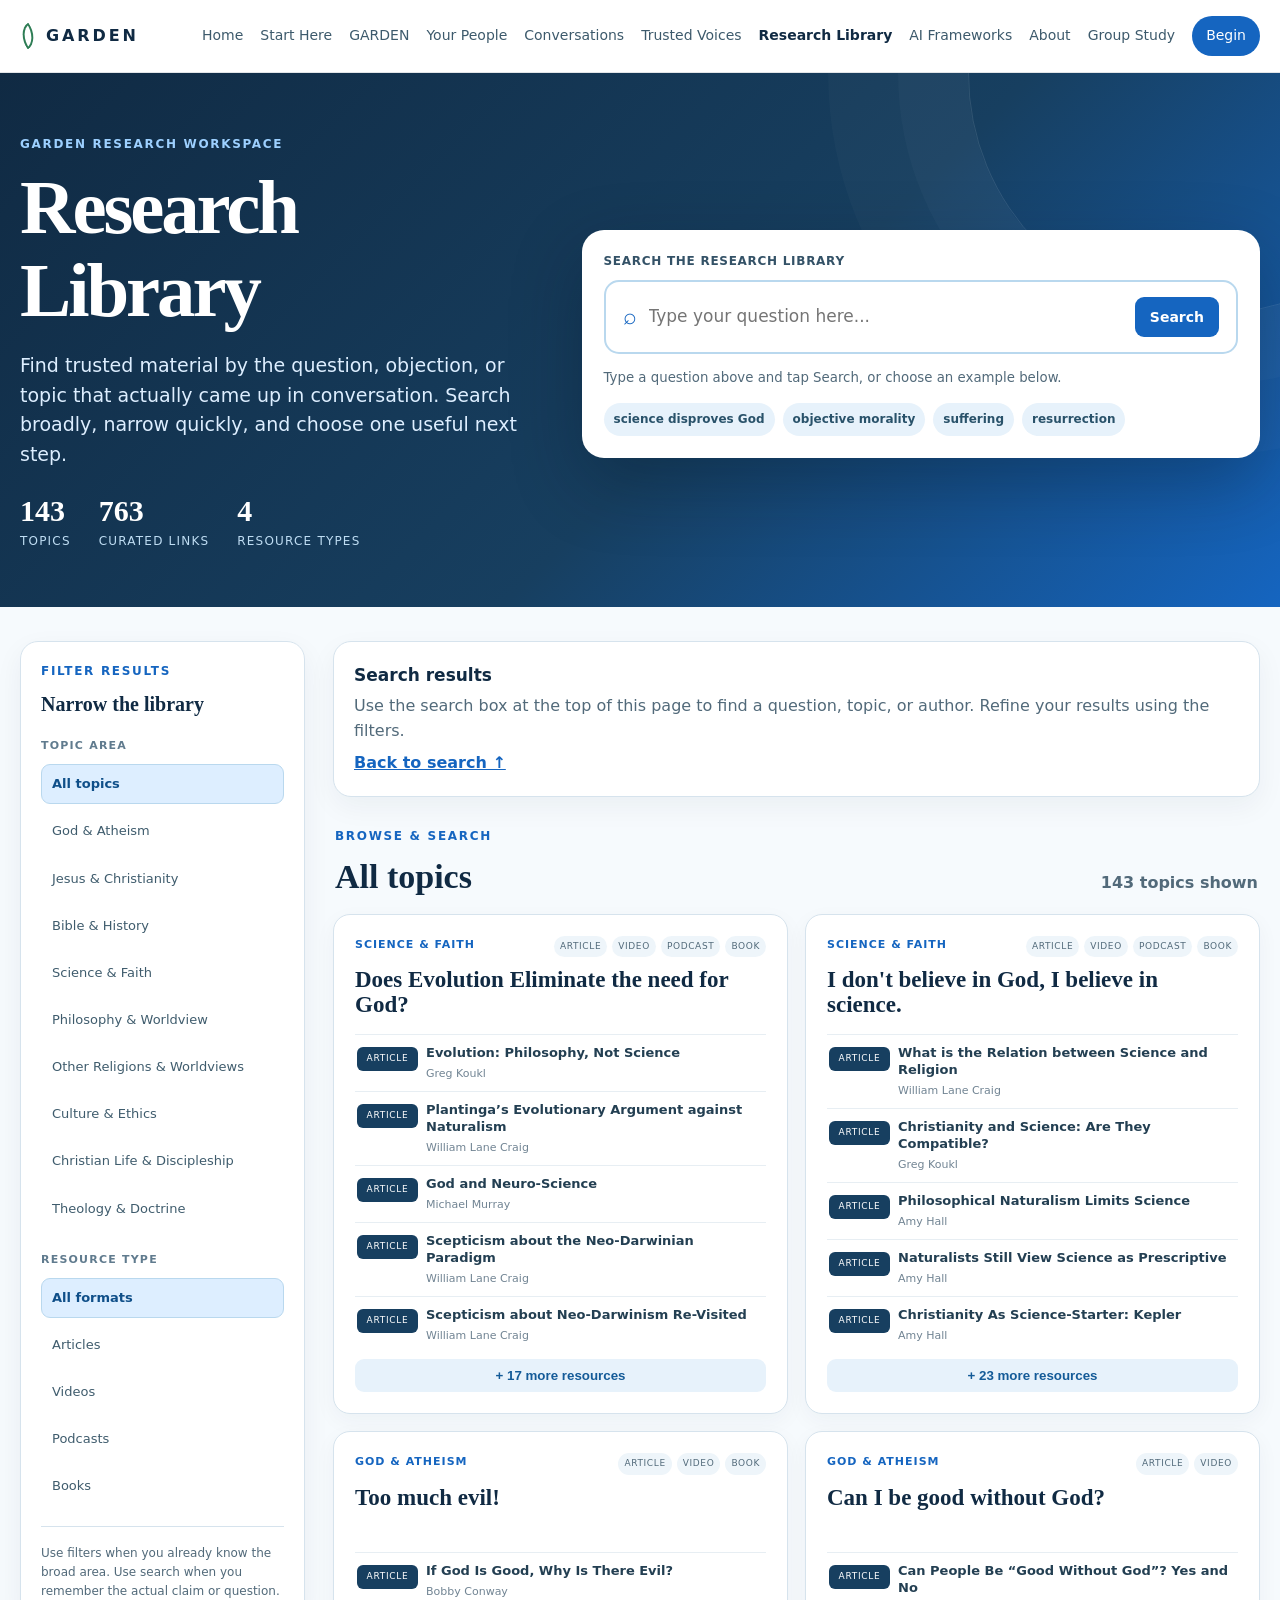
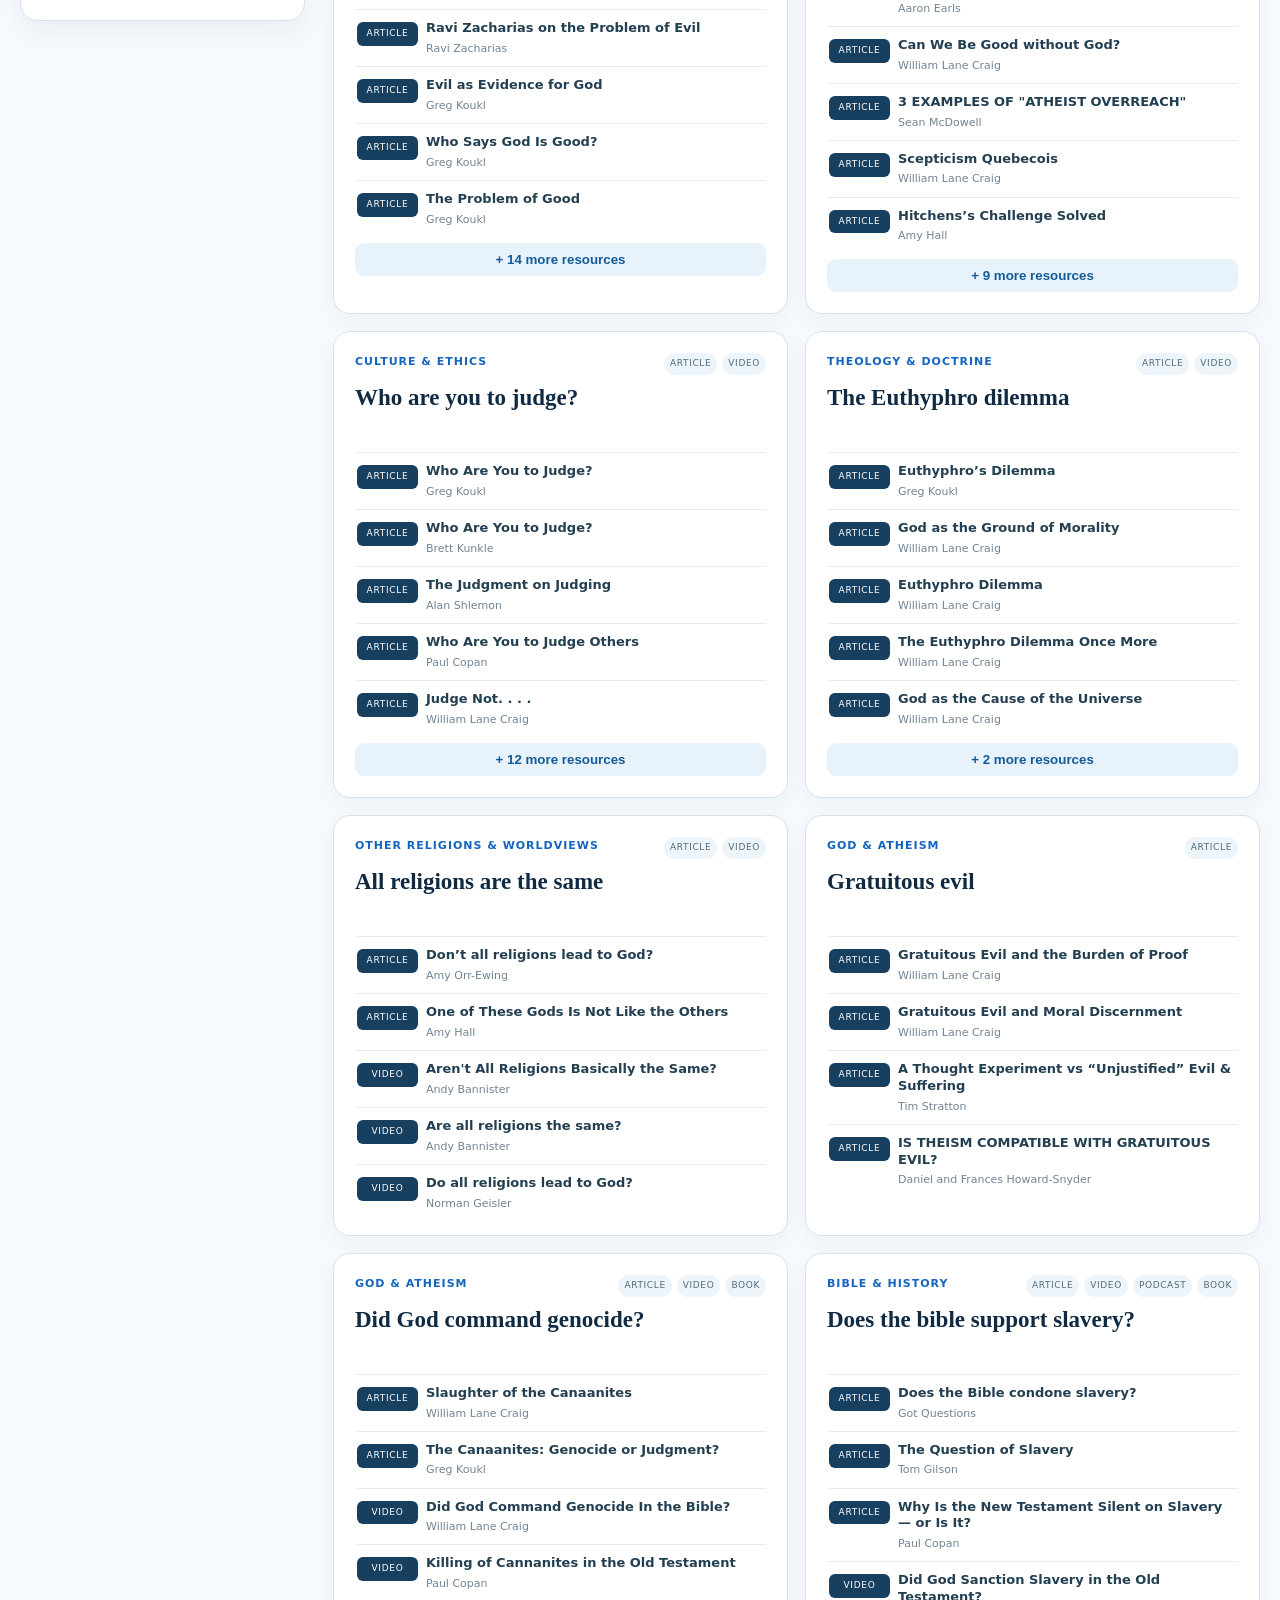
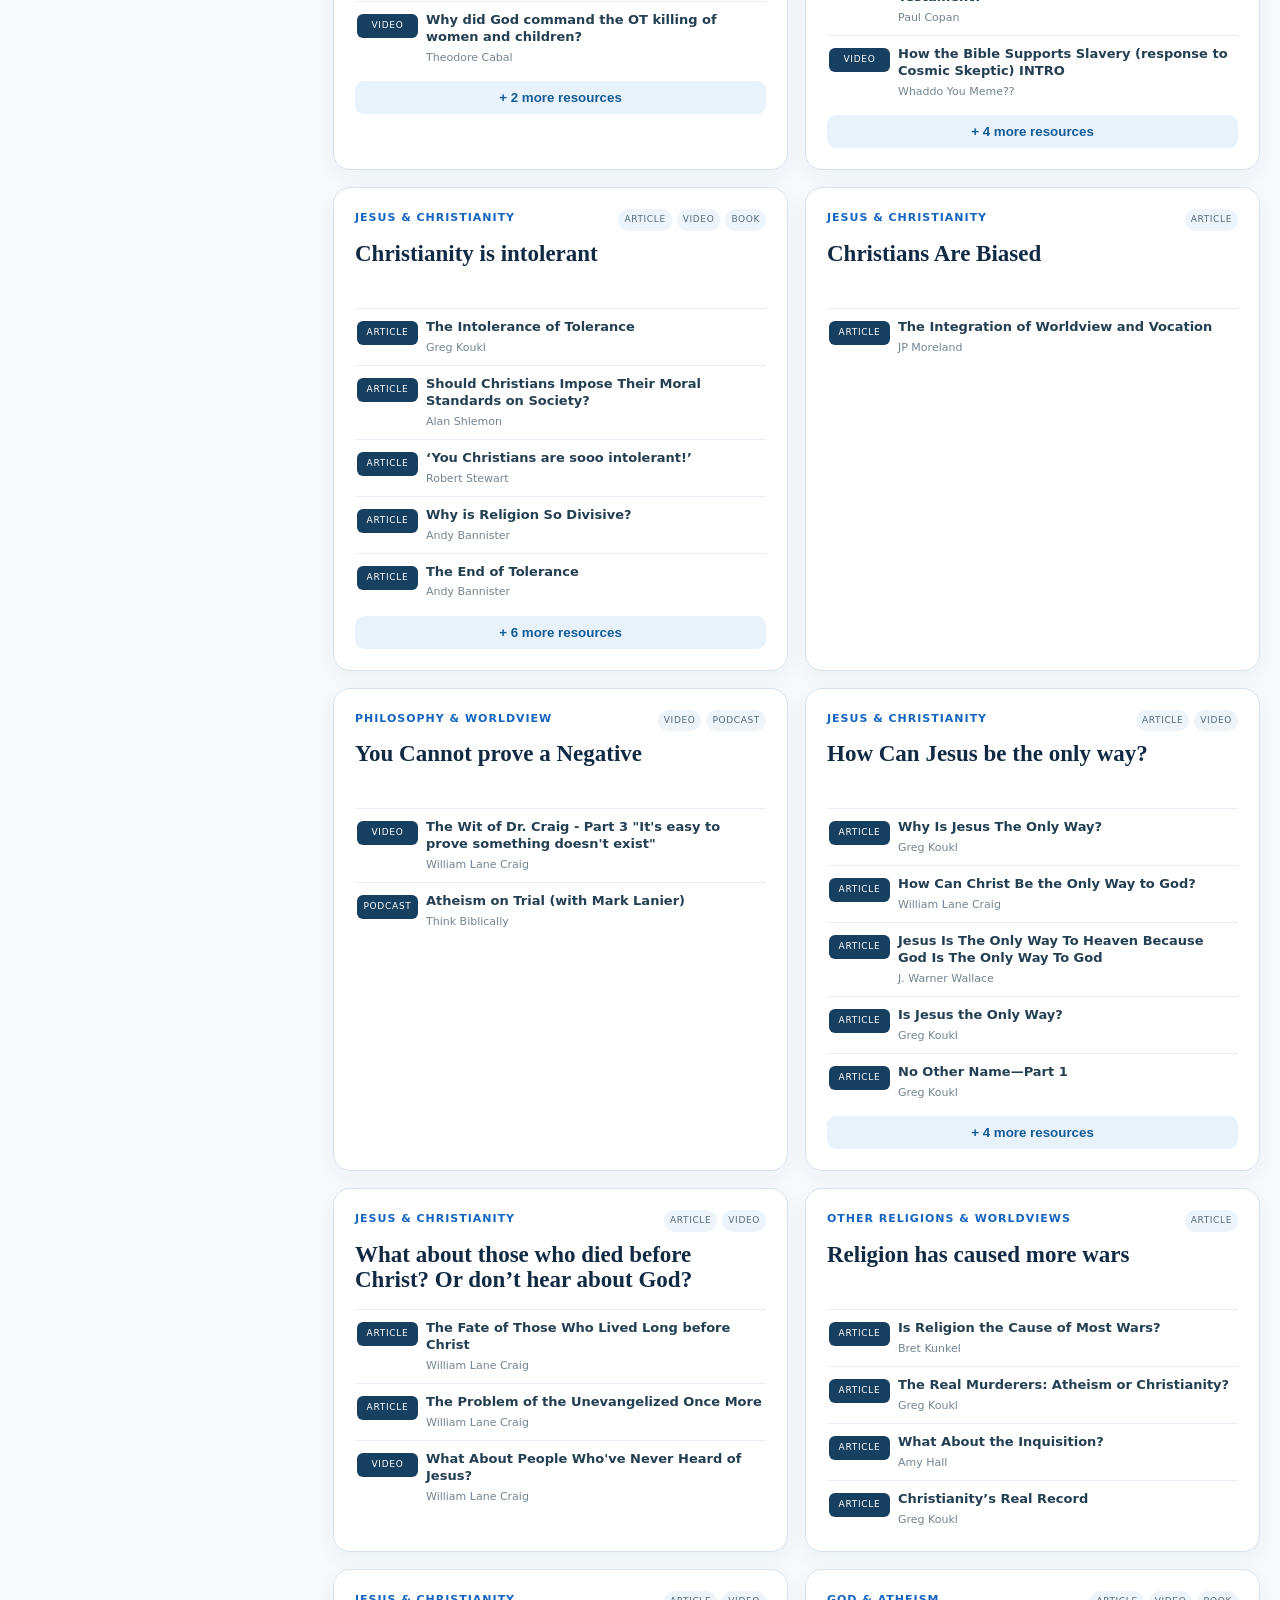
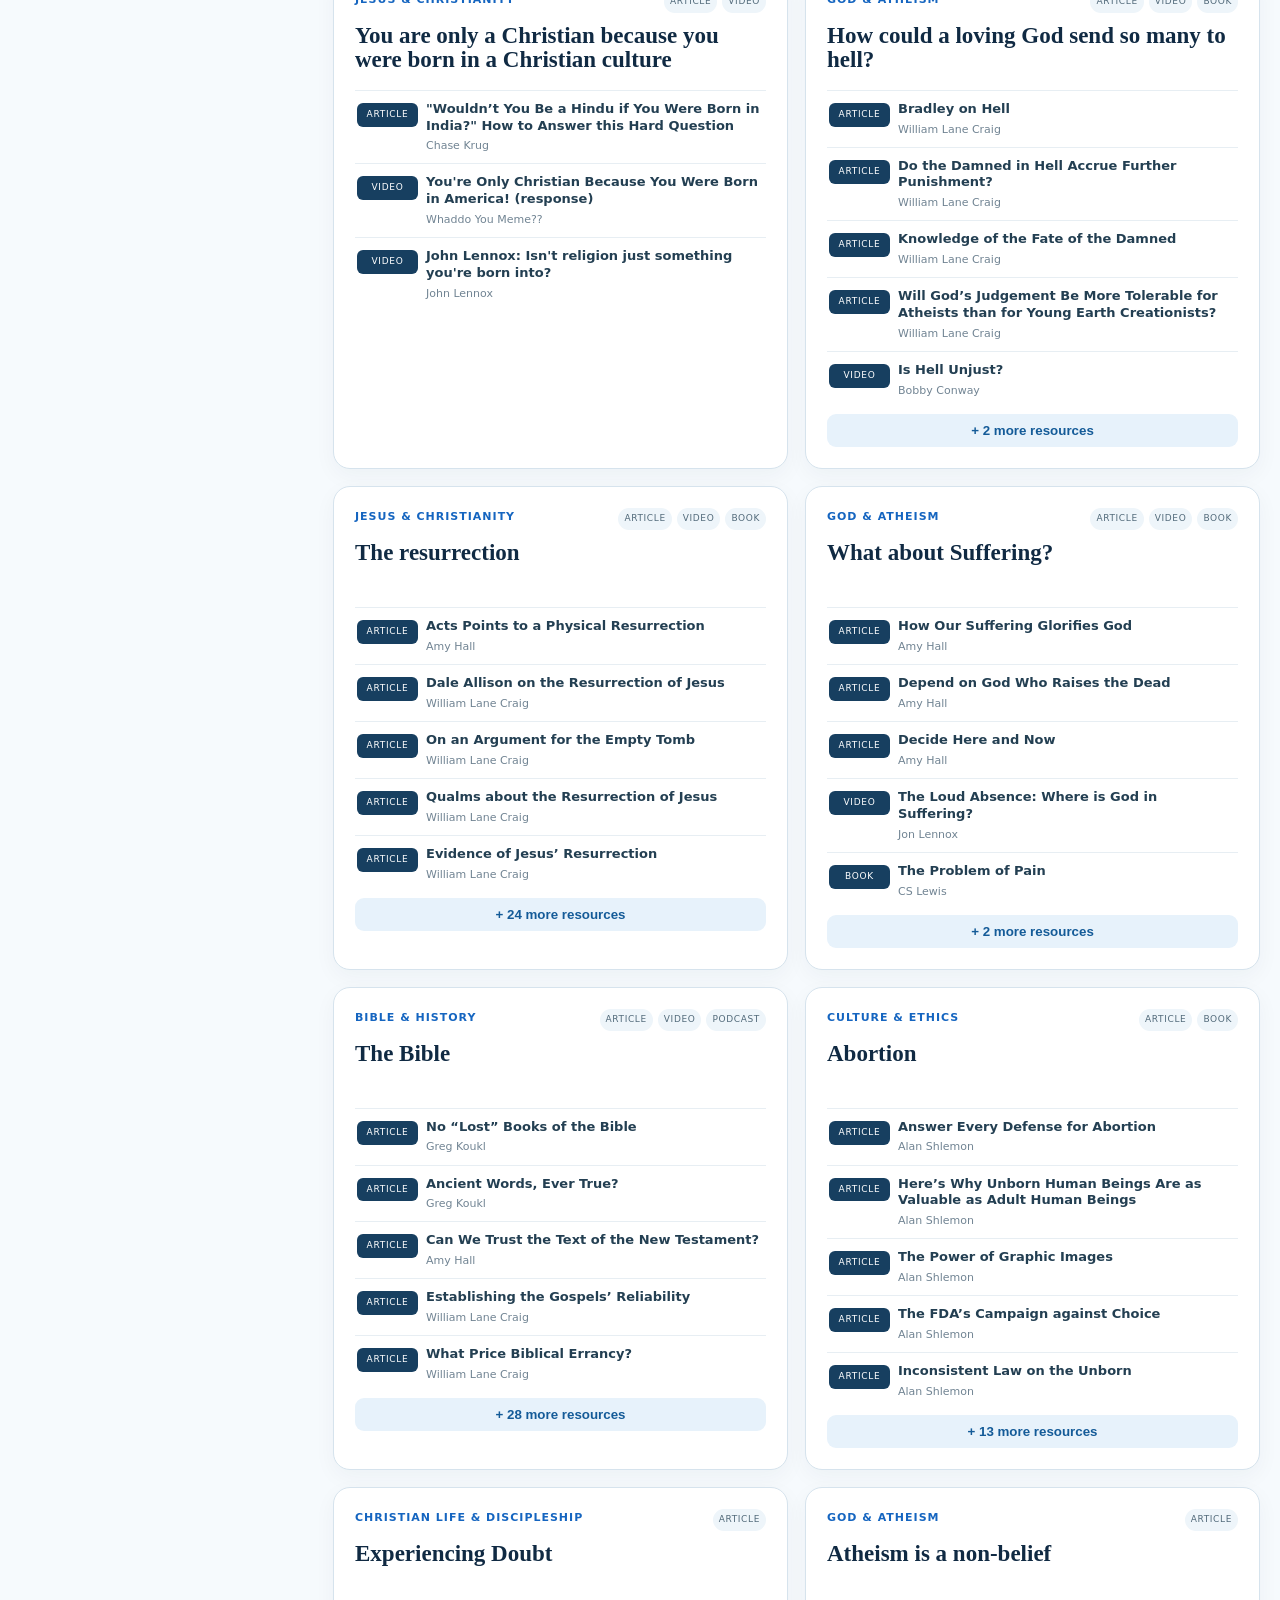
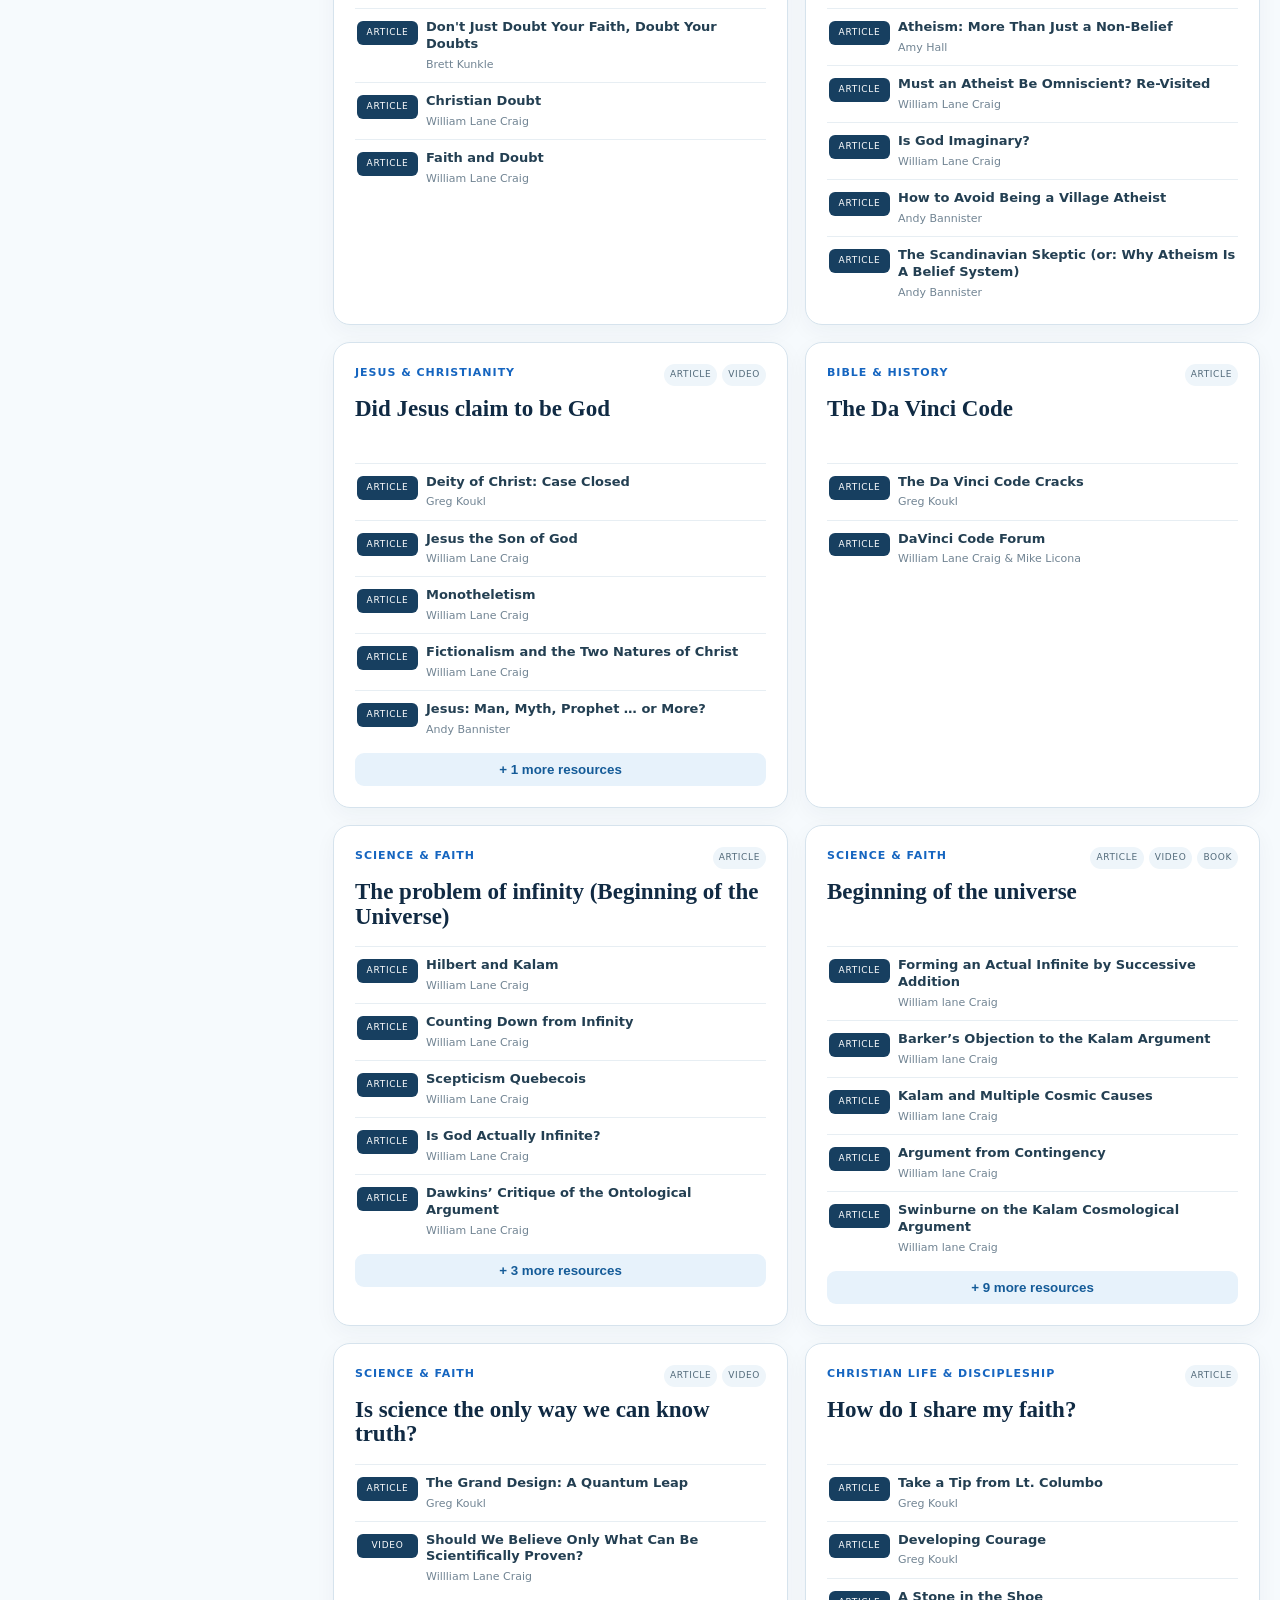
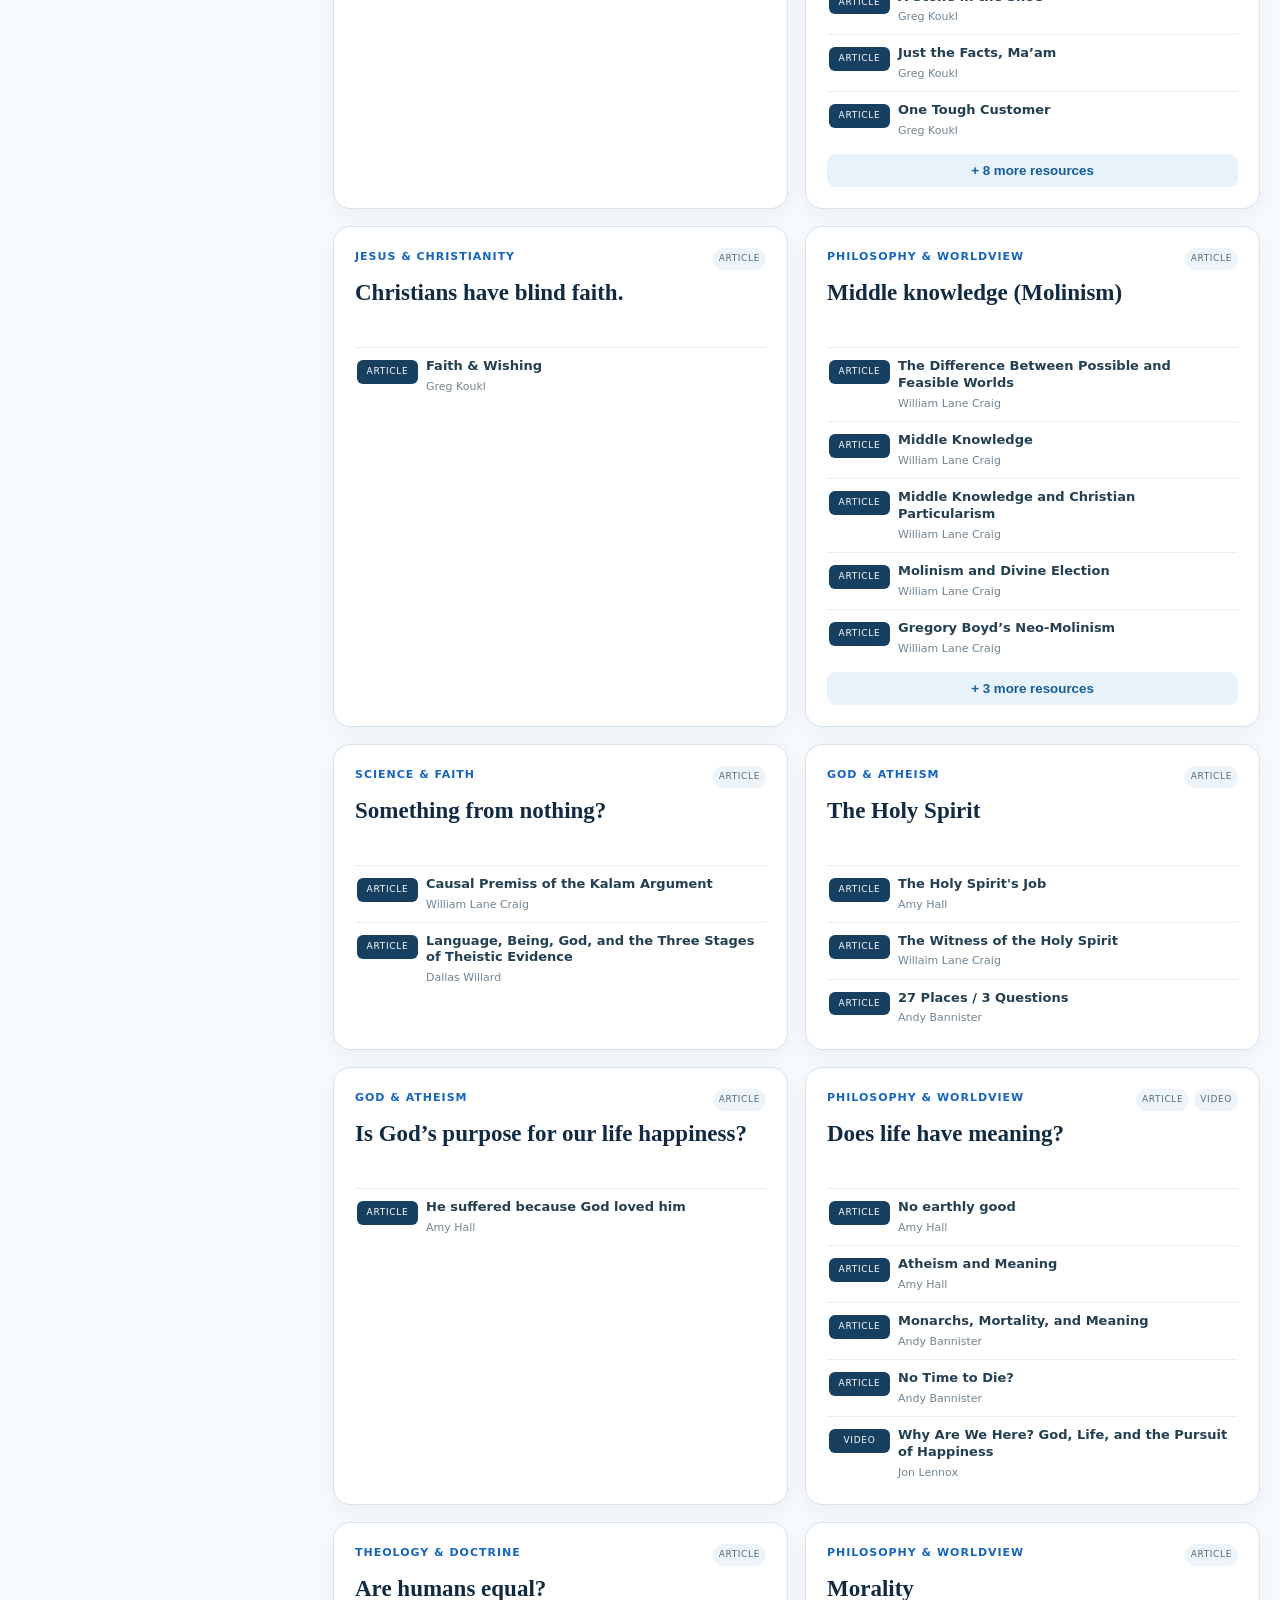
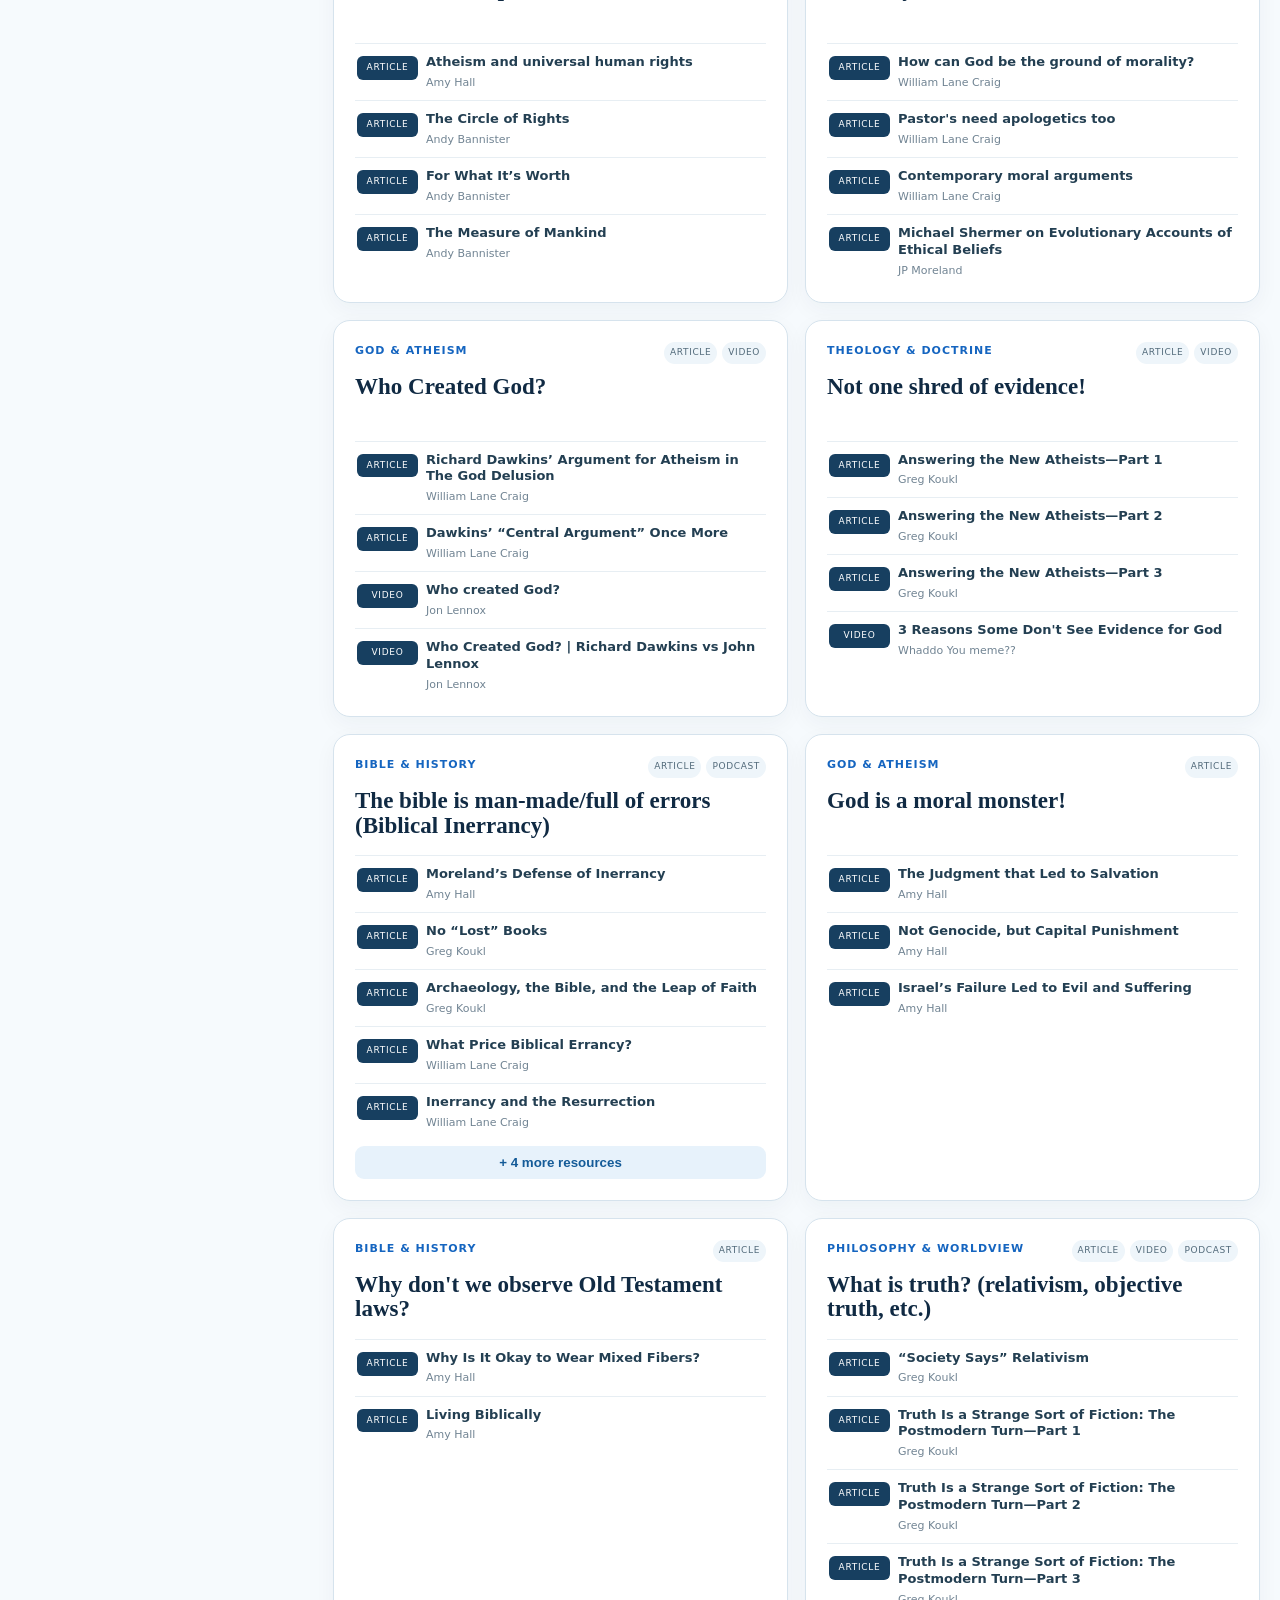
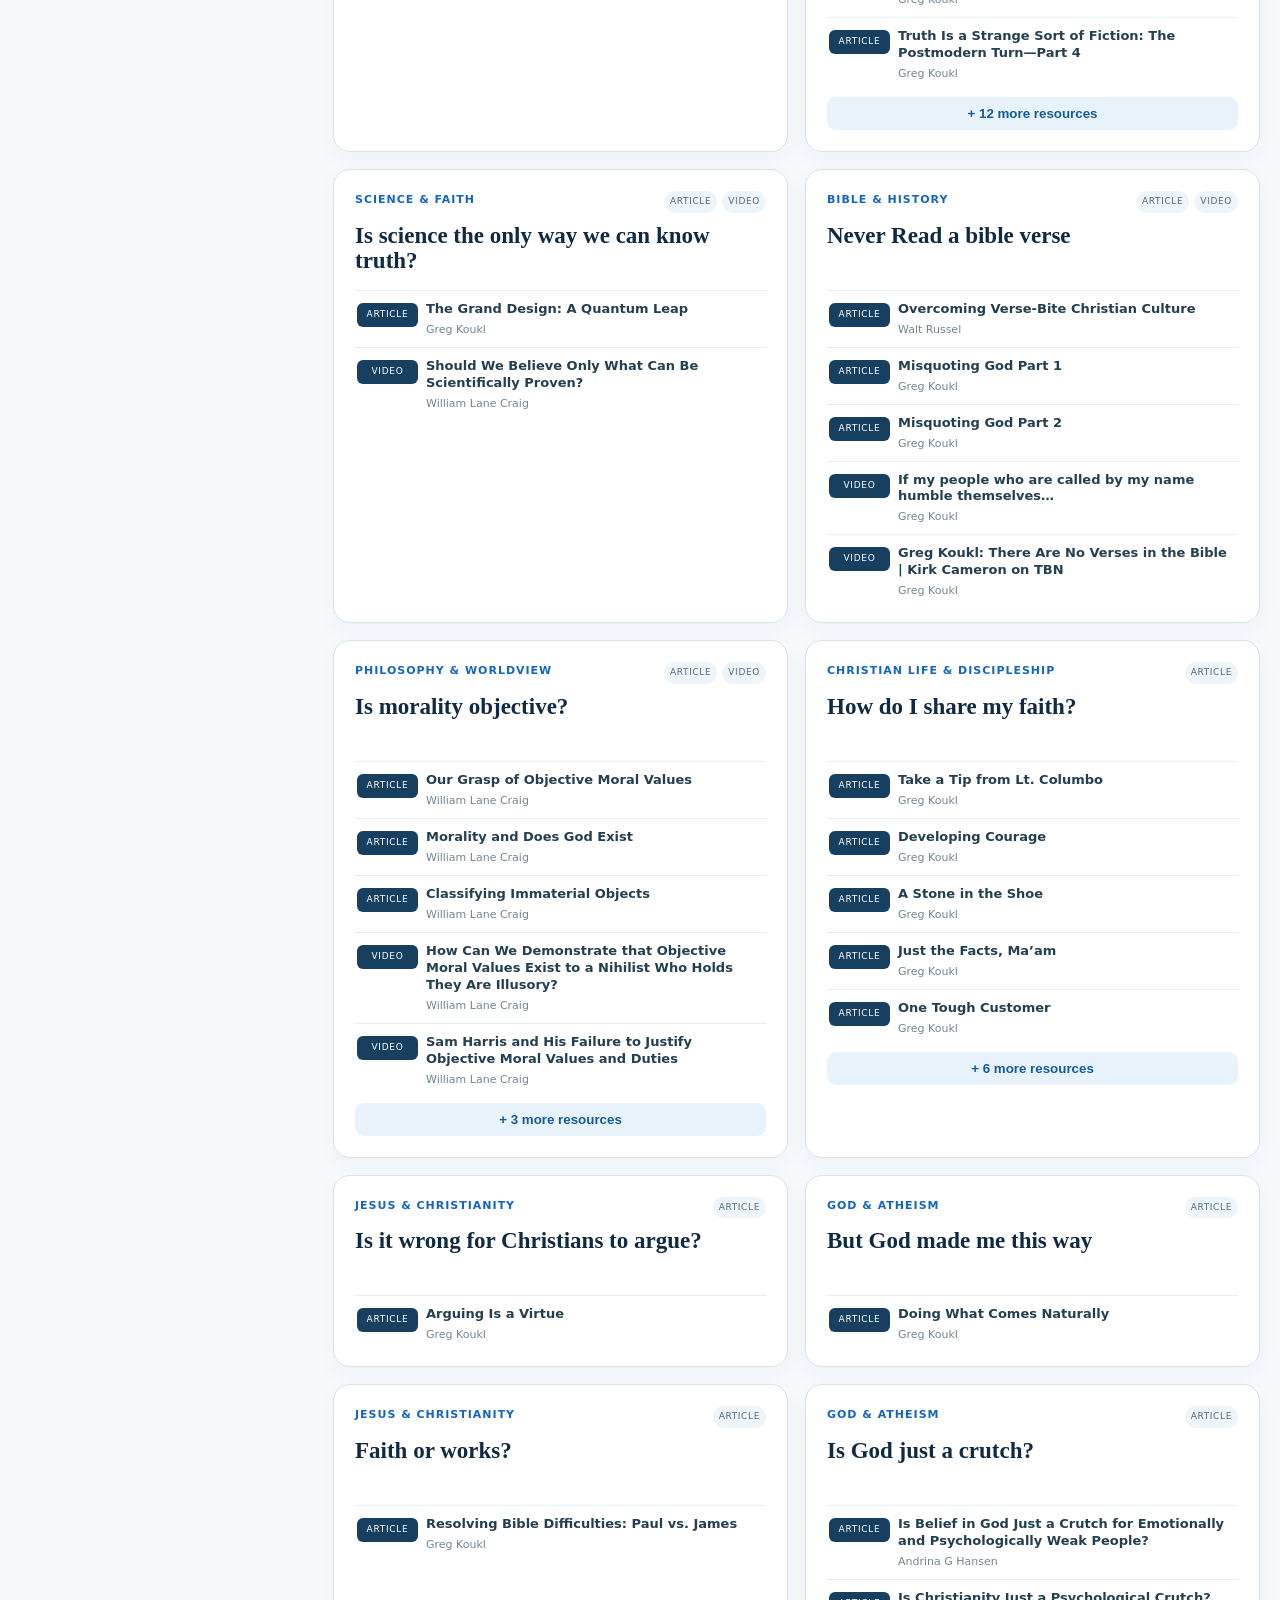
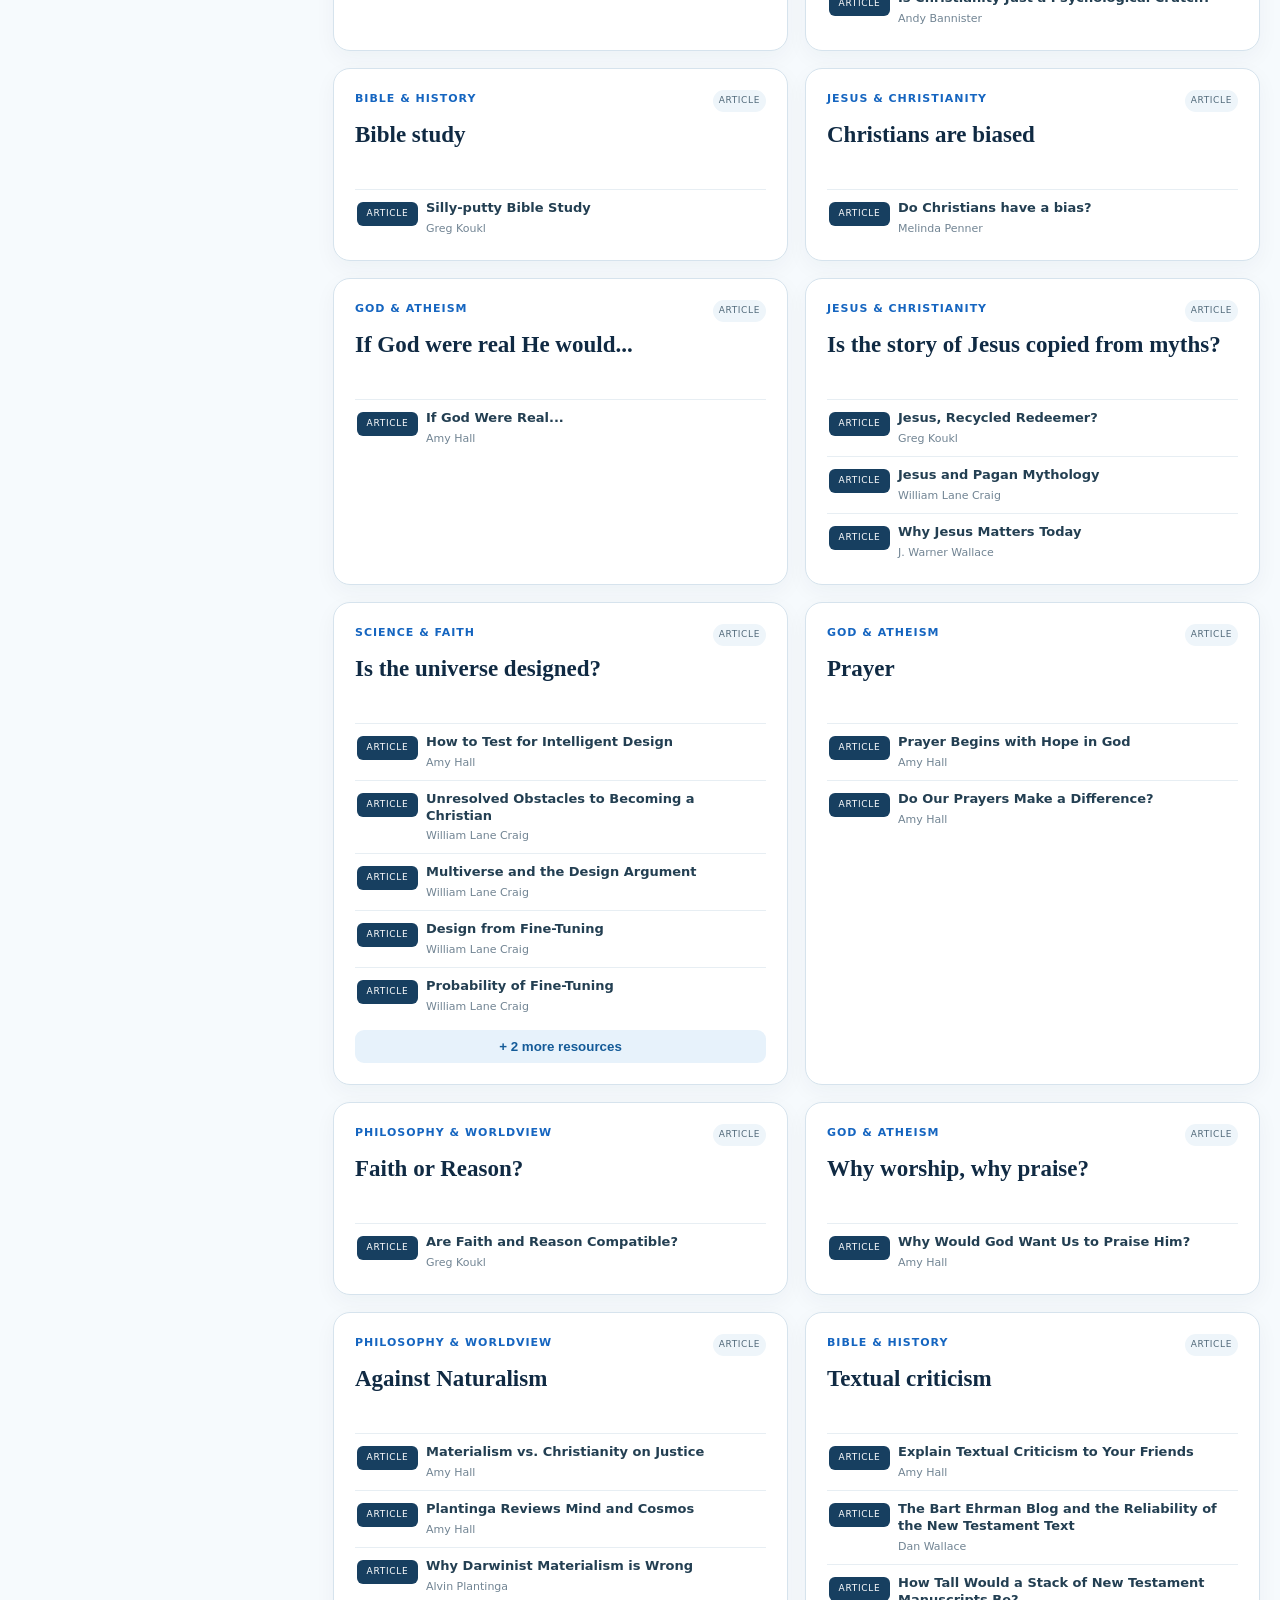
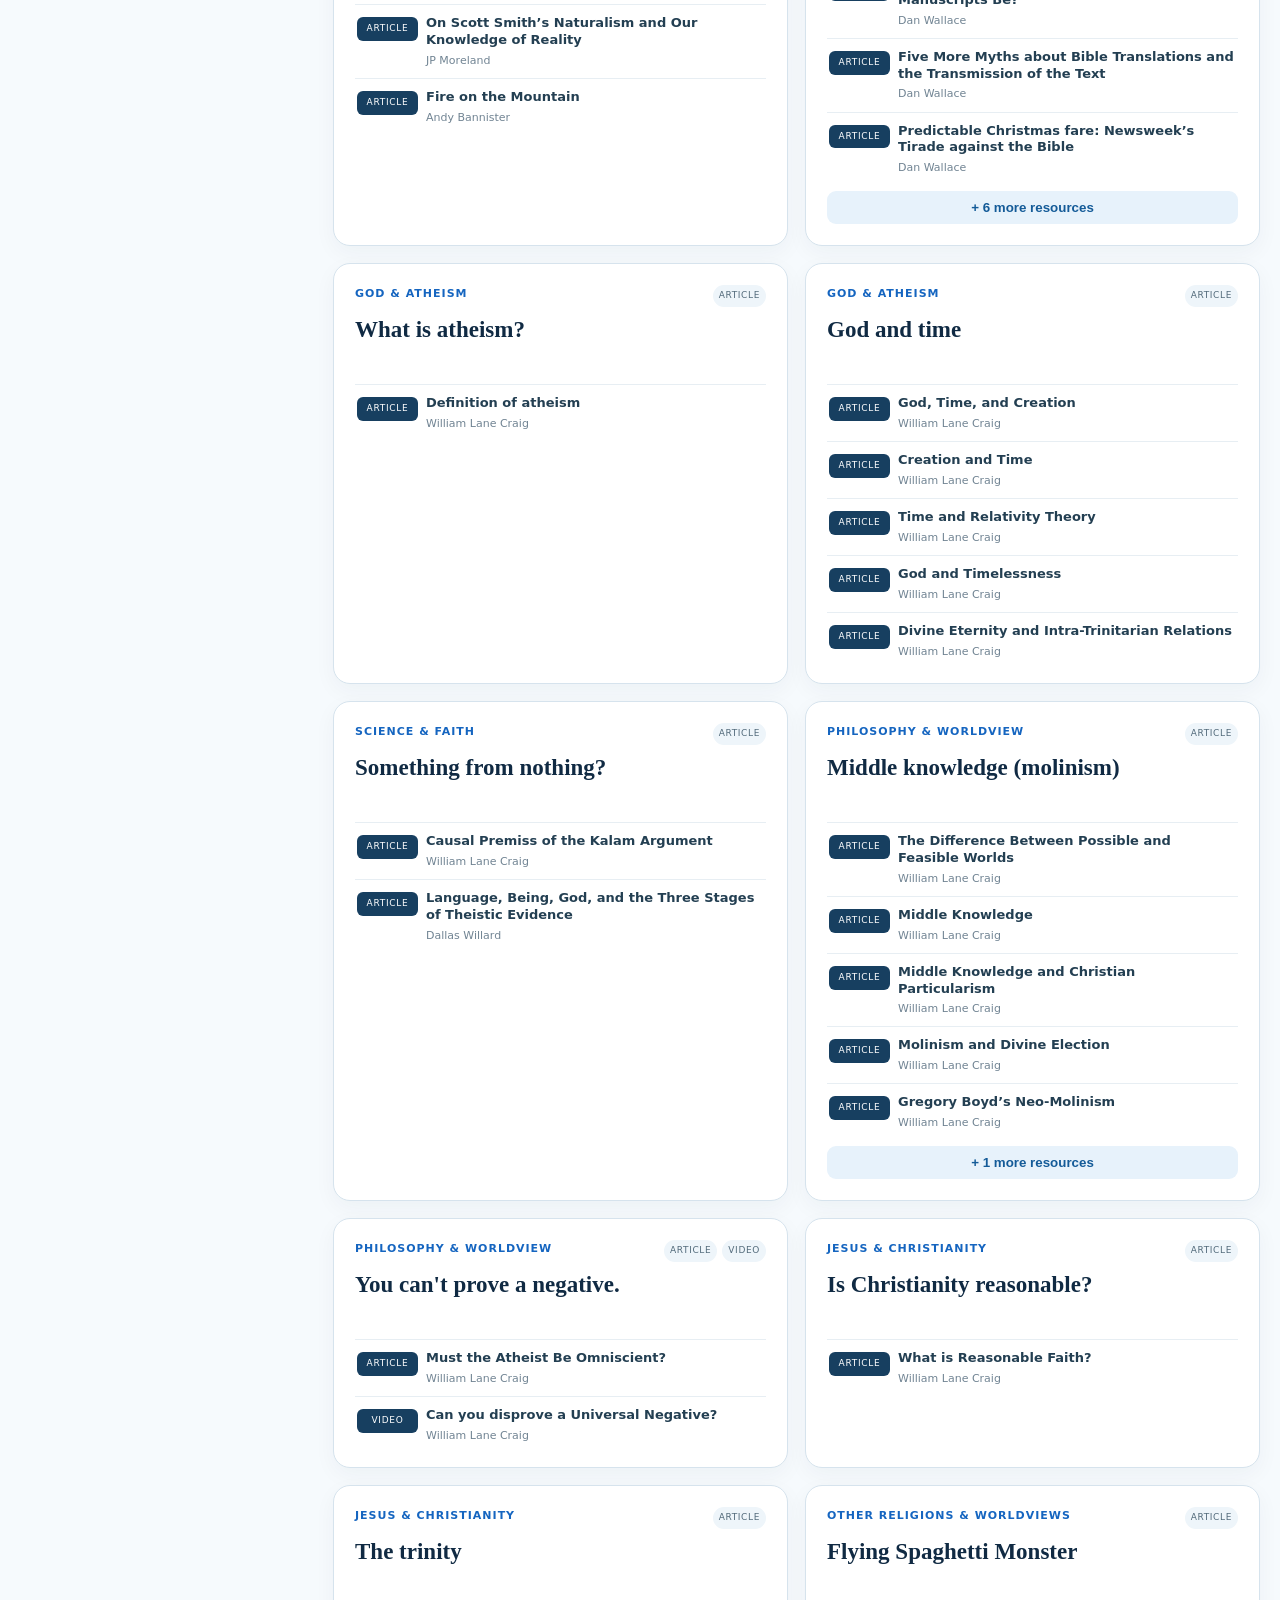
<file: research.html>
<!doctype html>
<html lang="en">
<head>
<meta charset="utf-8">
<meta name="viewport" content="width=device-width,initial-scale=1">
<meta name="description" content="Search the GARDEN Research Library by question, objection, topic, or resource type.">
<title>Research Library — GARDEN</title>
<style>
:root{
  --navy:#102A43;--navy2:#173F60;--blue:#1565C0;--bright:#2D8CFF;--green:#2E7D55;
  --white:#fff;--ice:#F1F7FC;--ice2:#E7F2FB;--ink:#102A43;--muted:#526A7A;
  --line:#D6E3ED;--shadow:0 20px 55px rgba(16,42,67,.12)
}
*{box-sizing:border-box}
html{scroll-behavior:smooth}
body{margin:0;background:#F6FAFD;color:var(--ink);font:16px/1.55 system-ui,-apple-system,BlinkMacSystemFont,"Segoe UI",sans-serif}
h1,h2,h3{font-family:Georgia,"Times New Roman",serif;line-height:1.08;margin:0}
a{color:inherit}.container{width:min(1240px,calc(100% - 40px));margin:auto}
.site-header{position:sticky;top:0;z-index:40;background:rgba(255,255,255,.97);backdrop-filter:blur(10px);border-bottom:1px solid rgba(16,42,67,.12)}
.nav{height:72px;display:flex;align-items:center;justify-content:space-between;gap:22px}
.brand{text-decoration:none;font-weight:800;letter-spacing:.18em;display:flex;align-items:center;gap:10px}
.brand-mark{width:16px;height:22px;border:2px solid var(--green);border-radius:100% 0 100% 0;transform:rotate(-35deg);display:inline-block}
.nav-links{display:flex;align-items:center;gap:17px;font-size:14px}
.nav-links a{text-decoration:none;color:#3D5A6C}.nav-links a[aria-current]{font-weight:850;color:var(--navy)}
.nav-cta{padding:9px 14px;border-radius:999px;background:var(--blue);color:#fff!important}
.eyebrow{text-transform:uppercase;letter-spacing:.14em;font-size:12px;font-weight:850;color:var(--blue);margin-bottom:13px}

.hero{background:linear-gradient(135deg,#102A43 0%,#173F60 57%,#1565C0 100%);color:#fff;padding:62px 0 54px;position:relative;overflow:hidden}
.hero:after{content:"";position:absolute;width:480px;height:480px;border:1px solid rgba(255,255,255,.11);border-radius:50%;right:-170px;top:-240px;box-shadow:0 0 0 70px rgba(255,255,255,.025),0 0 0 140px rgba(255,255,255,.018)}
.hero-grid{display:grid;grid-template-columns:.85fr 1.15fr;gap:60px;align-items:center;position:relative;z-index:2}
.hero .eyebrow{color:#9DD0FF}.hero h1{font-size:clamp(50px,6vw,78px);letter-spacing:-.04em}
.hero .lede{font-size:19px;color:#DDEEFF;max-width:650px}
.stats{display:flex;gap:28px;flex-wrap:wrap;margin-top:25px}
.stat strong{display:block;font:700 30px Georgia,serif}.stat span{font-size:12px;color:#BFDDF3;text-transform:uppercase;letter-spacing:.1em}
.search-demo{background:#fff;border-radius:22px;padding:22px;color:var(--ink);box-shadow:0 25px 70px rgba(4,20,35,.3)}
.search-demo .bar{display:flex;align-items:center;gap:12px;border:2px solid #B9D8EE;border-radius:15px;padding:15px 17px;font-size:17px}
.search-demo .glass{font-size:23px;color:var(--blue)}.search-demo small{display:block;margin-top:14px;color:var(--muted)}
.query-tags{display:flex;flex-wrap:wrap;gap:8px;margin-top:15px}.query-tags span{padding:7px 10px;border-radius:999px;background:#E7F2FB;color:#29526A;font-size:12px;font-weight:750}

.library-shell{display:grid;grid-template-columns:285px 1fr;gap:28px;padding:34px 0 72px}
.sidebar{align-self:start;position:sticky;top:94px;background:#fff;border:1px solid var(--line);border-radius:18px;padding:20px;box-shadow:0 10px 28px rgba(16,42,67,.06)}
.sidebar h3{font-size:20px;margin-bottom:16px}
.research-filter-group{margin-top:22px}.research-filter-group>span{display:block;font-size:11px;text-transform:uppercase;letter-spacing:.11em;font-weight:900;color:#607B8E;margin-bottom:10px}
.filter-chips{display:grid;gap:7px}
.filter-chip{width:100%;text-align:left;border:1px solid transparent;background:transparent;border-radius:9px;padding:9px 10px;color:#3F5C6D;cursor:pointer;font:inherit;font-size:13px}
.filter-chip:hover{background:#F1F7FC}.filter-chip.active{background:#DDEEFF;border-color:#B9D8EE;color:#0F4F89;font-weight:800}
.reset-note{margin-top:20px;padding-top:17px;border-top:1px solid var(--line);font-size:12px;color:var(--muted)}

.workspace{min-width:0}
.search-panel{background:#fff;border:1px solid var(--line);border-radius:18px;padding:20px;box-shadow:0 10px 28px rgba(16,42,67,.05)}
.research-search-wrap span{display:block;font-size:12px;font-weight:850;text-transform:uppercase;letter-spacing:.1em;color:#607B8E;margin-bottom:8px}
.research-search-wrap input{width:100%;border:2px solid #B9D8EE;border-radius:13px;padding:16px 17px;font:inherit;font-size:17px;color:var(--navy);outline:none;background:#FBFDFF}
.research-search-wrap input:focus{border-color:var(--bright);box-shadow:0 0 0 4px rgba(45,140,255,.10)}
.results-head{display:flex;justify-content:space-between;gap:20px;align-items:end;padding:30px 2px 18px}
.results-head h2{font-size:34px}.research-count{margin:0;color:var(--muted);font-weight:700}

.research-topic-grid{display:grid;grid-template-columns:repeat(2,minmax(0,1fr));gap:17px}
.research-topic-card{background:#fff;border:1px solid var(--line);border-radius:17px;padding:21px;box-shadow:0 7px 22px rgba(16,42,67,.045);display:flex;flex-direction:column}
.topic-card-top{display:flex;justify-content:space-between;align-items:flex-start;gap:12px}
.topic-category{font-size:11px;text-transform:uppercase;letter-spacing:.09em;font-weight:900;color:var(--blue)}
.topic-type-row{display:flex;gap:5px;flex-wrap:wrap;justify-content:flex-end}
.topic-type-row span{font-size:9px;text-transform:uppercase;letter-spacing:.07em;background:#EEF5FA;padding:4px 6px;border-radius:999px;color:#526A7A}
.research-topic-card h3{font-size:23px;margin:11px 0 16px;min-height:50px}
.topic-resources{display:grid;gap:7px}
.resource-link{text-decoration:none;border-top:1px solid #E7EEF3;padding:10px 2px 2px;display:grid;grid-template-columns:61px 1fr;column-gap:8px}
.resource-link:hover strong{color:var(--blue)}
.resource-type{grid-row:1/3;font-size:9px;text-transform:uppercase;letter-spacing:.08em;color:#fff;background:var(--navy2);border-radius:6px;padding:5px 6px;height:max-content;text-align:center;margin-top:2px}
.resource-link strong{font-size:13px;line-height:1.3;color:#233F52}.resource-link small{font-size:11px;color:#718493;margin-top:3px}
.topic-more{margin-top:13px;border:0;background:#E7F2FB;color:#145B98;padding:9px 11px;border-radius:9px;font-weight:800;cursor:pointer}
.research-empty{background:#fff;border:1px dashed #A9C7DA;border-radius:16px;padding:40px;text-align:center}
.research-empty h3{font-size:25px}.research-empty p{color:var(--muted)}

.library-note{margin-top:24px;background:linear-gradient(135deg,#102A43,#173F60);color:#fff;border-radius:18px;padding:25px 28px;display:grid;grid-template-columns:.75fr 1.25fr;gap:24px;align-items:center;border-left:5px solid var(--green)}
.library-note h2{font-size:27px}.library-note p{margin:0;color:#DCEAF3}.library-note a{color:#A9D5FF;font-weight:800}
.footer{padding:32px 0;background:#0A2033;color:#DDEEFF}.footer .container{display:flex;justify-content:space-between;gap:20px}

@media(max-width:980px){
 .nav-links a:not([aria-current]):not(.nav-cta){display:none}
 .hero-grid,.library-shell,.library-note{grid-template-columns:1fr}
 .sidebar{position:static}
 .filter-chips{grid-template-columns:repeat(2,1fr)}
}
@media(max-width:680px){
 .research-topic-grid{grid-template-columns:1fr}
 .filter-chips{grid-template-columns:1fr}
 .stats{gap:18px}
}
</style>
<style id="research-topic-header-mobile-fix">
@media(max-width:680px){
 .topic-card-top{
   display:flex;
   flex-direction:column;
   align-items:flex-start;
   gap:9px;
 }
 .topic-type-row{
   justify-content:flex-start;
   width:100%;
   gap:6px;
 }
 .topic-type-row span{
   font-size:10px;
   padding:5px 8px;
 }
 .research-topic-card h3{
   margin-top:15px;
 }
}
</style>
<style id="research-mobile-viewport-input-fix">
@media(max-width:680px){
 html,body{max-width:100%;overflow-x:clip}
 .hero-grid,.hero-grid>*,.library-shell,.library-shell>*,.workspace,.search-panel{min-width:0;max-width:100%}
 .hero{padding:42px 0 40px}
 .hero h1{font-size:clamp(38px,10.5vw,52px);overflow-wrap:break-word}
 .hero .lede{font-size:17px;overflow-wrap:break-word}
 .stats{gap:16px}
 .stat strong{font-size:25px}
 .stat span{font-size:10px;letter-spacing:.04em}
 .search-demo{padding:16px}
 .search-demo .bar{min-width:0;overflow-wrap:anywhere}
 .search-panel{padding:15px}
 .research-search-wrap{display:block;min-width:0}
 #researchSearch{display:block;position:relative;z-index:1;box-sizing:border-box;width:100%;min-width:0;max-width:100%;font-size:16px;line-height:1.4;-webkit-appearance:none;appearance:none;pointer-events:auto;touch-action:manipulation;user-select:text;-webkit-user-select:text}
 .results-head{flex-wrap:wrap}
 .results-head h2{overflow-wrap:anywhere}
}
</style><style id="research-functional-hero-search">
.search-demo .hero-search-label{display:block;color:#345267;font-size:12px;font-weight:800;letter-spacing:.06em;text-transform:uppercase;margin-bottom:9px}
.search-demo .bar{background:#fff}
.search-demo .bar input{display:block;width:100%;min-width:0;border:0;outline:0;background:transparent;color:#102A43;font:inherit;font-size:17px;line-height:1.4;-webkit-appearance:none;appearance:none;user-select:text;-webkit-user-select:text}
.search-demo .bar:focus-within{border-color:#2D8CFF;box-shadow:0 0 0 4px rgba(45,140,255,.15)}
.search-demo .query-tags button{padding:7px 10px;border:0;border-radius:999px;background:#E7F2FB;color:#29526A;font:inherit;font-size:12px;font-weight:750;cursor:pointer}
.search-demo .query-tags button:focus-visible{outline:2px solid #1565C0;outline-offset:2px}
@media(max-width:680px){.search-demo .bar{min-width:0}.search-demo .bar input{font-size:16px;touch-action:manipulation}}
</style><style id="research-one-search-clarity">
.search-demo .bar{gap:10px}
.search-demo .bar #heroSearchGo{flex:0 0 auto;border:0;background:#1565C0;color:white;border-radius:9px;padding:12px 15px;font:700 14px system-ui,sans-serif;cursor:pointer}
.search-demo .bar #heroSearchGo:focus-visible{outline:3px solid #2E7D55;outline-offset:2px}
.research-search-help strong{font-size:17px}.research-search-help p{margin:5px 0 8px;color:#526A7A}.research-search-help a{font-weight:750;color:#1565C0}
#resultsHeading{scroll-margin-top:100px}
@media(max-width:680px){.search-demo .bar{padding:9px;gap:7px}.search-demo .bar input{font-size:16px}.search-demo .bar #heroSearchGo{padding:11px 12px}}
</style></head>
<body>
<header class="site-header"><div class="container nav">
<a class="brand" href="index.html"><span class="brand-mark"></span>GARDEN</a>
<nav class="nav-links" aria-label="Primary navigation">
<a href="index.html">Home</a><a href="start-here.html">Start Here</a><a href="garden.html">GARDEN</a><a href="people.html">Your People</a><a href="conversations.html">Conversations</a><a href="resources.html">Trusted Voices</a><a aria-current="page" href="research.html">Research Library</a><a href="frameworks.html">AI Frameworks</a><a href="about.html">About</a><a href="group-study.html">Group Study</a><a class="nav-cta" href="start-here.html">Begin</a>
</nav></div></header>

<main>
<section class="hero"><div class="container hero-grid">
<div><div class="eyebrow">GARDEN research workspace</div><h1>Research Library</h1><p class="lede">Find trusted material by the question, objection, or topic that actually came up in conversation. Search broadly, narrow quickly, and choose one useful next step.</p>
<div class="stats"><div class="stat"><strong>143</strong><span>Topics</span></div><div class="stat"><strong>763</strong><span>Curated links</span></div><div class="stat"><strong>4</strong><span>Resource types</span></div></div></div>
<div class="search-demo"><label for="heroResearchSearch" class="hero-search-label">Search the Research Library</label><div class="bar"><span class="glass" aria-hidden="true">⌕</span><input id="heroResearchSearch" type="search" placeholder="Type your question here..." autocomplete="off" aria-label="Search the Research Library"><button id="heroSearchGo" type="button">Search</button></div><small>Type a question above and tap Search, or choose an example below.</small><div class="query-tags"><button type="button" data-hero-query="science disproves God">science disproves God</button><button type="button" data-hero-query="objective morality">objective morality</button><button type="button" data-hero-query="suffering">suffering</button><button type="button" data-hero-query="resurrection">resurrection</button></div></div>
</div></section>

<div class="container library-shell">
<aside class="sidebar">
<div class="eyebrow">Filter results</div><h3>Narrow the library</h3>
<div class="research-filter-group"><span>Topic area</span><div id="categoryFilters" class="filter-chips">
<button class="filter-chip active" data-category="All">All topics</button>
<button class="filter-chip" data-category="God &amp; Atheism">God &amp; Atheism</button>
<button class="filter-chip" data-category="Jesus &amp; Christianity">Jesus &amp; Christianity</button>
<button class="filter-chip" data-category="Bible &amp; History">Bible &amp; History</button>
<button class="filter-chip" data-category="Science &amp; Faith">Science &amp; Faith</button>
<button class="filter-chip" data-category="Philosophy &amp; Worldview">Philosophy &amp; Worldview</button>
<button class="filter-chip" data-category="Other Religions &amp; Worldviews">Other Religions &amp; Worldviews</button>
<button class="filter-chip" data-category="Culture &amp; Ethics">Culture &amp; Ethics</button>
<button class="filter-chip" data-category="Christian Life &amp; Discipleship">Christian Life &amp; Discipleship</button>
<button class="filter-chip" data-category="Theology &amp; Doctrine">Theology &amp; Doctrine</button>
</div></div>
<div class="research-filter-group"><span>Resource type</span><div id="typeFilters" class="filter-chips">
<button class="filter-chip active" data-type="All">All formats</button><button class="filter-chip" data-type="Article">Articles</button><button class="filter-chip" data-type="Video">Videos</button><button class="filter-chip" data-type="Podcast">Podcasts</button><button class="filter-chip" data-type="Book">Books</button>
</div></div>
<div class="reset-note">Use filters when you already know the broad area. Use search when you remember the actual claim or question.</div>
</aside>

<section class="workspace">
<div class="search-panel research-search-help"><strong>Search results</strong><p>Use the search box at the top of this page to find a question, topic, or author. Refine your results using the filters.</p><a href="#heroResearchSearch">Back to search ↑</a></div>
<div class="results-head"><div><div class="eyebrow">Browse & search</div><h2 id="resultsHeading">All topics</h2></div><p id="resultsCount" class="research-count"></p></div>
<div id="researchResults" class="research-topic-grid"></div>
<div id="researchEmpty" class="research-empty" hidden><h3>No matching topics yet.</h3><p>Try fewer words, a broader category, or a different resource type.</p></div>
<div class="library-note"><div><div class="eyebrow" style="color:#A9D5FF">Use it relationally</div><h2>One good resource is usually better than a pile of links.</h2></div><p>Choose something that fits the person and the conversation, share it naturally, and follow up later. For background on the people and ministries represented here, visit <a href="resources.html">Trusted Voices</a>.</p></div>
</section>
</div>
</main>
<footer class="footer"><div class="container"><strong>GARDEN</strong><span>Thoughtful, relational evangelism for the long game.</span></div></footer>
<script id="researchData" type="application/json">[{"title": "Does Evolution Eliminate the need for God?", "category": "Science & Faith", "resources": [{"type": "Article", "author": "Greg Koukl", "title": "Evolution: Philosophy, Not Science", "url": "https://www.str.org/w/evolution-philosophy-not-science"}, {"type": "Article", "author": "William Lane Craig", "title": "Plantinga’s Evolutionary Argument against Naturalism", "url": "https://www.reasonablefaith.org/writings/question-answer/plantingas-evolutionary-argument-against-naturalism-707"}, {"type": "Article", "author": "Michael Murray", "title": "God and Neuro-Science", "url": "https://www.reasonablefaith.org/writings/question-answer/god-and-neuro-science"}, {"type": "Article", "author": "William Lane Craig", "title": "Scepticism about the Neo-Darwinian Paradigm", "url": "https://www.reasonablefaith.org/writings/question-answer/scepticism-about-the-neo-darwinian-paradigm"}, {"type": "Article", "author": "William Lane Craig", "title": "Scepticism about Neo-Darwinism Re-Visited", "url": "https://www.reasonablefaith.org/writings/question-answer/scepticism-about-neo-darwinism-re-visited"}, {"type": "Article", "author": "Greg Koukl", "title": "Ida: Missing Link, Missing Evidence", "url": "https://www.str.org/w/ida-missing-link-missing-evidence"}, {"type": "Article", "author": "Amy Hall", "title": "Evolution Can’t Tell Darwin’s Story", "url": "https://www.str.org/w/evolution-can-t-tell-darwin-s-story"}, {"type": "Video", "author": "Frank Turek", "title": "What About Evolution?", "url": "https://www.youtube.com/watch?v=mdkQ3e3-FAw"}, {"type": "Video", "author": "William Lane Craig", "title": "On Evolution", "url": "https://www.youtube.com/watch?v=bqUaWiuR4TY"}, {"type": "Video", "author": "William Lane Craig", "title": "What Degree of Evolution Do You Allow for Given the Genesis Account?", "url": "https://www.youtube.com/watch?v=raCC7PSrG4I"}, {"type": "Video", "author": "Steve Osmond", "title": "What is Irreducible Complexity?", "url": "https://www.youtube.com/watch?v=XO4TCDfwGzM"}, {"type": "Video", "author": "Jon Lennox", "title": "Evolution - A theory in crisis?", "url": "https://www.youtube.com/watch?v=Y0tQQCfrAK0"}, {"type": "Video", "author": "James Tour", "title": "Dr. James Tour: How Did Life Come into Being?", "url": "https://www.youtube.com/watch?v=9qxoH7u3FXw"}, {"type": "Video", "author": "Jim Tour and William Lane Craig", "title": "Christianity & Origins of Life Research w/ Jim Tour and William Lane Craig", "url": "https://www.youtube.com/watch?v=tsq5gAC5BNQ"}, {"type": "Podcast", "author": "Thinking Biblically (Stephen Meyer)", "title": "Theistic Evolution", "url": "https://www.biola.edu/blogs/think-biblically/2018/theistic-evolution"}, {"type": "Book", "author": "Stephen C Meyer", "title": "Darwin's Doubt: The Explosive Origin of Animal Life and the Case for Intelligent Design", "url": "https://www.amazon.com/gp/product/B0089LOM5G/ref=dbs_a_def_rwt_hsch_vapi_tkin_p1_i1"}, {"type": "Book", "author": "Alvin Plantinga", "title": "Where the Conflict Really Lies: Science, Religion, and Naturalism", "url": "https://www.amazon.com/gp/product/B005X3SAHY/ref=dbs_a_def_rwt_hsch_vapi_tkin_p1_i2"}, {"type": "Book", "author": "Michael Behe", "title": "Darwin Devolves: The New Science About DNA That Challenges Evolution", "url": "https://www.amazon.com/gp/product/B079L6RTNT/ref=dbs_a_def_rwt_hsch_vapi_tkin_p1_i2"}, {"type": "Book", "author": "Michael Behe", "title": "Darwin's Black Box: The Biochemical Challenge to Evolution", "url": "https://www.amazon.com/gp/product/B000FBJHS0/ref=dbs_a_def_rwt_hsch_vapi_tkin_p1_i0"}, {"type": "Book", "author": "Stephen C Meyer", "title": "Return of the God Hypothesis: Three Scientific Discoveries That Reveal the Mind Behind the Univers", "url": "https://www.amazon.com/gp/product/B07G122JJN/ref=dbs_a_def_rwt_hsch_vapi_tkin_p1_i0"}, {"type": "Book", "author": "Stephen C Meyer", "title": "Signature in the Cell: DNA and the Evidence for Intelligent Design", "url": "https://www.amazon.com/gp/product/B002C949BI/ref=dbs_a_def_rwt_hsch_vapi_tkin_p1_i2"}, {"type": "Book", "author": "David Berlinksi", "title": "The Devil's Delusion: Atheism and its Scientific Pretensions", "url": "https://www.amazon.com/gp/product/B005QRNZYK/ref=dbs_a_def_rwt_hsch_vapi_tkin_p1_i0"}]}, {"title": "I don't believe in God, I believe in science.", "category": "Science & Faith", "resources": [{"type": "Article", "author": "William Lane Craig", "title": "What is the Relation between Science and Religion", "url": "https://www.reasonablefaith.org/writings/popular-writings/science-theology/what-is-the-relation-between-science-and-religion"}, {"type": "Article", "author": "Greg Koukl", "title": "Christianity and Science: Are They Compatible?", "url": "https://www.str.org/w/christianity-and-science-are-they-compatible-"}, {"type": "Article", "author": "Amy Hall", "title": "Philosophical Naturalism Limits Science", "url": "https://www.str.org/w/philosophical-naturalism-limits-science"}, {"type": "Article", "author": "Amy Hall", "title": "Naturalists Still View Science as Prescriptive", "url": "https://www.str.org/w/naturalists-still-view-science-as-prescriptive"}, {"type": "Article", "author": "Amy Hall", "title": "Christianity As Science-Starter: Kepler", "url": "https://www.str.org/w/christianity-as-science-starter-kepler"}, {"type": "Article", "author": "JP Moreland", "title": "The Triumphalism of the Scientism’s ‘Science’", "url": "http://www.jpmoreland.com/2018/11/27/the-triumphalism-of-the-scientisms-science/"}, {"type": "Article", "author": "JP Moreland", "title": "How Scientism Rules Out the Presuppositions of Science", "url": "http://www.jpmoreland.com/2018/11/27/how-scientism-rules-out-the-presuppositions-of-science/"}, {"type": "Article", "author": "JP Moreland", "title": "Contesting Scientism: The Availability of Non-Scientific Claims", "url": "http://www.jpmoreland.com/2018/11/17/contesting-scientism-the-availability-of-non-scientific-claims/"}, {"type": "Article", "author": "JP Moreland", "title": "Consciousness as a Case Study: How Scientism Fails", "url": "http://www.jpmoreland.com/2018/10/29/consciousness-as-a-case-study-how-scientism-fails/"}, {"type": "Article", "author": "Andy Bannister", "title": "Miracles in an Age of Science", "url": "https://www.andybannister.net/miracles-in-an-age-of-science/"}, {"type": "Article", "author": "Andy Bannister", "title": "Science and God", "url": "https://www.andybannister.net/science-and-god/"}, {"type": "Article", "author": "Andy Bannister", "title": "Biting the Apple", "url": "https://www.andybannister.net/biting-the-apple/"}, {"type": "Video", "author": "Alister McGrath", "title": "Science or Religion?", "url": "https://www.youtube.com/watch?v=B53Dh10NTpY"}, {"type": "Video", "author": "N.T. Wright, John Polkinghorne, Allister McGrath", "title": "Science and Genesis", "url": "https://www.youtube.com/watch?v=5bKa92eLkQM"}, {"type": "Video", "author": "John Polkinghorne", "title": "Did God Create from Nothing?", "url": "https://www.youtube.com/watch?v=C-RBaGLtjEc"}, {"type": "Video", "author": "William Lane Craig & John Lennox", "title": "Stephen Hawking, Cosmology, the Multiverse, God ...& Nothing?", "url": "https://www.youtube.com/watch?v=Ry_lLLpOlVw"}, {"type": "Video", "author": "Tim Barnett", "title": "Do Science and the Bible Conflict?", "url": "https://www.str.org/w/do-science-and-the-bible-conflict-"}, {"type": "Video", "author": "Alvin Plantinga", "title": "Where the Conflict Really Lies", "url": "https://www.youtube.com/watch?v=WGCopwmExI4"}, {"type": "Video", "author": "Steve Osmond", "title": "Does Science Disprove God?", "url": "https://www.youtube.com/watch?v=kxA496d4nNA&t=78s"}, {"type": "Video", "author": "Andy Bannister", "title": "Can God and Science Co-Exist?", "url": "https://www.youtube.com/watch?v=tkSOMWKDX1I"}, {"type": "Video", "author": "Andy Bannister", "title": "Doesn't the Bible Contradict Science?", "url": "https://www.youtube.com/watch?v=sk7p6-7xa70"}, {"type": "Video", "author": "William Lane Craig and JP Moreland", "title": "Does science prove everything?", "url": "https://www.youtube.com/watch?v=vxJQe_FefxY&t=288s"}, {"type": "Video", "author": "William Lane Craig", "title": "Should We Believe Only What Can Be Scientifically Proven?", "url": "https://www.youtube.com/watch?v=GW-8ia4T-kg"}, {"type": "Podcast", "author": "JP Moreland", "title": "Science and Faith in a Secular Society", "url": "https://www.biola.edu/blogs/think-biblically/2018/science-and-faith-in-a-secular-society"}, {"type": "Book", "author": "John C. Lennox", "title": "God's Undertaker: Has science buried God?", "url": "https://www.amazon.com/Gods-Undertaker-Has-Science-Buried/dp/0745953719"}, {"type": "Book", "author": "Stephen C Meyer", "title": "Return of the God Hypothesis: Three Scientific Discoveries That Reveal the Mind Behind the Univers", "url": "https://www.amazon.com/gp/product/B07G122JJN/ref=dbs_a_def_rwt_hsch_vapi_tkin_p1_i0"}, {"type": "Book", "author": "Alvin Plantinga", "title": "Where the Conflict Really Lies: Science, Religion, and Naturalism", "url": "https://www.amazon.com/gp/product/B005X3SAHY/ref=dbs_a_def_rwt_hsch_vapi_tkin_p1_i2"}, {"type": "Book", "author": "David Berlinksi", "title": "The Devil's Delusion: Atheism and its Scientific Pretensions", "url": "https://www.amazon.com/gp/product/B005QRNZYK/ref=dbs_a_def_rwt_hsch_vapi_tkin_p1_i0"}]}, {"title": "Too much evil!", "category": "God & Atheism", "resources": [{"type": "Article", "author": "Bobby Conway", "title": "If God Is Good, Why Is There Evil?", "url": "https://oneminuteapologist.com/if-god-is-good-why-is-there-evil/"}, {"type": "Article", "author": "Ravi Zacharias", "title": "Ravi Zacharias on the Problem of Evil", "url": "https://apologetics315.com/2013/01/ravi-zacharias-on-the-problem-of-evil/"}, {"type": "Article", "author": "Greg Koukl", "title": "Evil as Evidence for God", "url": "https://www.str.org/w/evil-as-evidence-for-god-2007"}, {"type": "Article", "author": "Greg Koukl", "title": "Who Says God Is Good?", "url": "https://www.str.org/w/who-says-god-is-good-"}, {"type": "Article", "author": "Greg Koukl", "title": "The Problem of Good", "url": "https://www.str.org/w/the-problem-of-good"}, {"type": "Article", "author": "Amy Hall", "title": "If God Is Good", "url": "https://www.str.org/w/if-god-is-good"}, {"type": "Article", "author": "Amy Hall", "title": "All Suffering Is for the Sake of Others", "url": "https://www.str.org/w/all-suffering-is-for-the-sake-of-others"}, {"type": "Article", "author": "Amy Hall", "title": "See How He Loved Him", "url": "https://www.str.org/w/see-how-he-loved-him"}, {"type": "Article", "author": "Amy Hall", "title": "Pain Now, the Land of Happy Later", "url": "https://www.str.org/w/pain-now-the-land-of-happy-later"}, {"type": "Video", "author": "Alvin Plantinga", "title": "Does Evil Disprove God?", "url": "https://www.youtube.com/watch?v=8VOMrozCISA"}, {"type": "Video", "author": "Peter van Inwagen", "title": "Does Evil Disprove God?", "url": "https://www.youtube.com/watch?v=MHLgCZGjJUA"}, {"type": "Video", "author": "Peter Kreeft", "title": "God, Morality, And What It Means To Be A Decent Person", "url": "https://scottmsullivan.com/peter-kreeft-god-morality-and-what-it-means-to-be-a-decent-person/"}, {"type": "Video", "author": "Peter Kreeft", "title": "Would a Loving God Allow Evil and Suffering?", "url": "https://www.youtube.com/watch?v=YiAttvLsDE4"}, {"type": "Video", "author": "Sean McDowell", "title": "Why Does God Allow Evil?", "url": "https://www.youtube.com/watch?v=4mUFUEyiu5I"}, {"type": "Video", "author": "Frank Turek", "title": "Why doesn’t God Stop Rape?", "url": "https://www.youtube.com/watch?v=sayGEPmjhiQ"}, {"type": "Video", "author": "William Lane Craig", "title": "Craig debunks Larry King's reason for not believing in God", "url": "https://www.youtube.com/watch?v=Nk42Y71v8zk"}, {"type": "Video", "author": "N.T. Wright", "title": "Reframing the problem of evil | N.T. Wright at UT Austin", "url": "https://www.youtube.com/watch?v=Wbigt_84uDQ"}, {"type": "Book", "author": "Zachary Schmoll", "title": "Disability and The Problem of Evil", "url": "https://www.amazon.com/dp/1736542443?psc=1&ref=ppx_yo2ov_dt_b_product_details"}, {"type": "Book", "author": "David W Gooding and John C. Lennox", "title": "Suffering Life's Pain: Facing the Problems of Moral and Natural Evil (The Quest for Reality and Significance)", "url": "https://www.amazon.com/dp/1912721260?psc=1&ref=ppx_yo2ov_dt_b_product_details"}]}, {"title": "Can I be good without God?", "category": "God & Atheism", "resources": [{"type": "Article", "author": "Aaron Earls", "title": "Can People Be “Good Without God”? Yes and No", "url": "https://research.lifeway.com/2020/08/14/can-people-be-good-without-god-yes-and-no/"}, {"type": "Article", "author": "William Lane Craig", "title": "Can We Be Good without God?", "url": "https://www.reasonablefaith.org/writings/popular-writings/existence-nature-of-god/can-we-be-good-without-god"}, {"type": "Article", "author": "Sean McDowell", "title": "3 EXAMPLES OF \"ATHEIST OVERREACH\"", "url": "https://seanmcdowell.org/blog/3-examples-of-atheist-overreach"}, {"type": "Article", "author": "William Lane Craig", "title": "Scepticism Quebecois", "url": "https://www.reasonablefaith.org/writings/question-answer/scepticism-quebecois"}, {"type": "Article", "author": "Amy Hall", "title": "Hitchens’s Challenge Solved", "url": "https://www.str.org/w/hitchens-s-challenge-solved"}, {"type": "Article", "author": "Andy Bannister", "title": "The Smuggled Value Judgement", "url": "https://www.andybannister.net/the-smuggled-value-judgement/"}, {"type": "Article", "author": "Andy Bannister", "title": "Why Are the Best Stories About Good and Evil?", "url": "https://www.andybannister.net/why-are-the-best-stories-about-good-and-evil/"}, {"type": "Article", "author": "Andy Bannister", "title": "Can We Be Good Without God?", "url": "https://www.andybannister.net/can-we-be-good-without-god/"}, {"type": "Article", "author": "Andy Bannister", "title": "The Magical Moral Mystery", "url": "https://www.andybannister.net/the-magical-moral-mystery/"}, {"type": "Video", "author": "Andy Bannister", "title": "Can We Be Good Without God?", "url": "https://www.youtube.com/watch?v=an0tH692tcs"}, {"type": "Video", "author": "Andy Bannister", "title": "Can you be good without God?", "url": "https://www.youtube.com/watch?v=Bl-v7Ln5gEE"}, {"type": "Video", "author": "Paul Copan", "title": "On Guard Conference: Can We Be Good Without God?", "url": "https://www.youtube.com/watch?v=hORypwhSUmY"}, {"type": "Video", "author": "Bobby Conway", "title": "Can We Be Good Without Believing In God?", "url": "https://www.youtube.com/watch?v=TJQqmBvW6mk&list=PLtO-GFhq5vCCBWujT19wPhbgcU5J5gpZy&index=20"}, {"type": "Video", "author": "William Lane Craig", "title": "Can We Be Good Without God?s", "url": "https://www.youtube.com/watch?v=jzlEnrJfDBc"}]}, {"title": "Who are you to judge?", "category": "Culture & Ethics", "resources": [{"type": "Article", "author": "Greg Koukl", "title": "Who Are You to Judge?", "url": "https://tabletalkmagazine.com/article/2017/08/who-are-you-to-judge/"}, {"type": "Article", "author": "Brett Kunkle", "title": "Who Are You to Judge?", "url": "https://www.str.org/w/who-are-you-to-judge-?inheritRedirect=true"}, {"type": "Article", "author": "Alan Shlemon", "title": "The Judgment on Judging", "url": "https://www.str.org/w/the-judgment-on-judging?inheritRedirect=true"}, {"type": "Article", "author": "Paul Copan", "title": "Who Are You to Judge Others", "url": "http://www.paulcopan.com/articles/pdf/who-are-you-to-judge.pdf"}, {"type": "Article", "author": "William Lane Craig", "title": "Judge Not. . . .", "url": "https://www.reasonablefaith.org/writings/question-answer/judge-not"}, {"type": "Article", "author": "Donny Mathis", "title": "Judge Not’ Isn’t the Ultimate Mic Drop", "url": "https://www.thegospelcoalition.org/article/judge-not-ultimate-mic-drop/"}, {"type": "Article", "author": "JP Moreland", "title": "On Judging Others: Is There a Right Way?", "url": "http://www.jpmoreland.com/2012/12/19/on-judging-others-is-there-a-right-way/"}, {"type": "Article", "author": "Jon Bloom", "title": "Judge Not, That You May Judge Well", "url": "https://www.desiringgod.org/articles/judge-not-that-you-may-judge-well"}, {"type": "Article", "author": "Got Questions", "title": "What does the Bible mean when it says, “Do not judge”?", "url": "https://www.gotquestions.org/do-not-judge.html"}, {"type": "Article", "author": "Robert Driskell", "title": "How Tolerant Should A Christian Be? Are Christians Judgmental?", "url": "https://www.whatchristianswanttoknow.com/how-tolerant-should-a-christian-be-are-christians-judgmental/"}, {"type": "Article", "author": "Jason Malec", "title": "Why Are Christians So Judgmental?", "url": "https://www.exploregod.com/articles/why-are-christians-so-judgmental"}, {"type": "Video", "author": "Alan Shlemon", "title": "Aren't Christians Commanded Not to Judge?", "url": "https://www.youtube.com/watch?v=axHvF5G186o"}, {"type": "Video", "author": "Frank Turek", "title": "Didn't Jesus Say We Shouldn't Judge?", "url": "https://www.youtube.com/watch?v=oMBrsa2bTwA"}, {"type": "Video", "author": "Allan Parr", "title": "How Christians SHOULD Judge Other Christians According to the Bible", "url": "https://www.youtube.com/watch?v=0yMRe_f0V_k&t=691s"}, {"type": "Video", "author": "Allan Parr", "title": "Are Christians Allowed to Judge?", "url": "https://www.youtube.com/watch?v=In27Ex21b2Y"}, {"type": "Video", "author": "Bobby Conway", "title": "391. Should Christians Judge Others?", "url": "https://www.youtube.com/watch?v=fveU7AhhSao&t=3s"}, {"type": "Video", "author": "Got Questions", "title": "What does the Bible mean when it says, “Do not judge”?", "url": "https://www.youtube.com/watch?v=xq5dtAe9PkM"}]}, {"title": "The Euthyphro dilemma", "category": "Theology & Doctrine", "resources": [{"type": "Article", "author": "Greg Koukl", "title": "Euthyphro’s Dilemma", "url": "https://www.str.org/w/euthyphro-s-dilemma-1?inheritRedirect=true"}, {"type": "Article", "author": "William Lane Craig", "title": "God as the Ground of Morality", "url": "https://www.reasonablefaith.org/writings/question-answer/god-as-the-ground-of-morality"}, {"type": "Article", "author": "William Lane Craig", "title": "Euthyphro Dilemma", "url": "https://www.reasonablefaith.org/writings/question-answer/euthyphro-dilemma"}, {"type": "Article", "author": "William Lane Craig", "title": "The Euthyphro Dilemma Once More", "url": "https://www.reasonablefaith.org/writings/question-answer/the-euthyphro-dilemma-once-more"}, {"type": "Article", "author": "William Lane Craig", "title": "God as the Cause of the Universe", "url": "https://www.reasonablefaith.org/writings/question-answer/god-as-the-cause-of-the-universe"}, {"type": "Article", "author": "Scott Smith", "title": "Making Sense of Morality: Objections from Euthyphro and Evil", "url": "https://rscottsmithphd.com/2020/12/01/making-sense-of-morality-objections-from-euthyphro-and-evil/"}, {"type": "Video", "author": "CARM Videos", "title": "What is the Euthyphro's Dilemma?", "url": "https://www.youtube.com/watch?v=8-H1PWFgbyg&list=PL4732CFCF8B57E67E&index=47"}]}, {"title": "All religions are the same", "category": "Other Religions & Worldviews", "resources": [{"type": "Article", "author": "Amy Orr-Ewing", "title": "Don’t all religions lead to God?", "url": "https://www.eauk.org/church/resources/theological-articles/dont-all-religions-lead-to-god.cfm"}, {"type": "Article", "author": "Amy Hall", "title": "One of These Gods Is Not Like the Others", "url": "https://www.str.org/w/one-of-these-gods-is-not-like-the-others"}, {"type": "Video", "author": "Andy Bannister", "title": "Aren't All Religions Basically the Same?", "url": "https://www.youtube.com/watch?v=kAicfcL9PVw"}, {"type": "Video", "author": "Andy Bannister", "title": "Are all religions the same?", "url": "https://www.youtube.com/watch?v=RAphBZ-MJzs"}, {"type": "Video", "author": "Norman Geisler", "title": "Do all religions lead to God?", "url": "https://www.youtube.com/watch?v=pDBD721azA0&list=PUXkgIl5W-HXG8-srQdyAbDw&index=120"}]}, {"title": "Gratuitous evil", "category": "God & Atheism", "resources": [{"type": "Article", "author": "William Lane Craig", "title": "Gratuitous Evil and the Burden of Proof", "url": "https://www.reasonablefaith.org/writings/question-answer/gratuitous-evil-and-the-burden-of-proof"}, {"type": "Article", "author": "William Lane Craig", "title": "Gratuitous Evil and Moral Discernment", "url": "https://www.reasonablefaith.org/writings/question-answer/gratuitous-evil-and-moral-discernment"}, {"type": "Article", "author": "Tim Stratton", "title": "A Thought Experiment vs “Unjustified” Evil & Suffering", "url": "https://freethinkingministries.com/a-thought-experiment-vs-unjustified-evil-suffering/"}, {"type": "Article", "author": "Daniel and Frances Howard-Snyder", "title": "IS THEISM COMPATIBLE WITH GRATUITOUS EVIL?", "url": "http://faculty.wwu.edu/~howardd/istheismcompatible.pdf"}]}, {"title": "Did God command genocide?", "category": "God & Atheism", "resources": [{"type": "Article", "author": "William Lane Craig", "title": "Slaughter of the Canaanites", "url": "https://www.reasonablefaith.org/writings/question-answer/slaughter-of-the-canaanites"}, {"type": "Article", "author": "Greg Koukl", "title": "The Canaanites: Genocide or Judgment?", "url": "https://www.str.org/w/the-canaanites-genocide-or-judgment-"}, {"type": "Video", "author": "William Lane Craig", "title": "Did God Command Genocide In the Bible?", "url": "https://www.youtube.com/watch?v=9FGv9aOCcyU"}, {"type": "Video", "author": "Paul Copan", "title": "Killing of Cannanites in the Old Testament", "url": "https://www.youtube.com/watch?v=HWd0nzkkws0"}, {"type": "Video", "author": "Theodore Cabal", "title": "Why did God command the OT killing of women and children?", "url": "https://www.youtube.com/watch?v=YYBjetEebEY"}, {"type": "Book", "author": "Paul Copan and Matt Flannagan", "title": "Did God Really Command Genocide?: Coming to Terms with the Justice of God", "url": "https://www.amazon.com/Did-God-Really-Command-Genocide/dp/0801016223/ref=sr_1_4?crid=3B5XIDE49CNUZ&keywords=paul+copan&qid=1668304930&sprefix=paul+copa%2Caps%2C177&sr=8-4"}, {"type": "Book", "author": "Paul Copan", "title": "Is God a Moral Monster?: Making Sense of the Old Testament God", "url": "https://www.amazon.com/God-Moral-Monster-Making-Testament/dp/0801072751/ref=tmm_pap_swatch_0?_encoding=UTF8&qid=1668303786&sr=1-1"}]}, {"title": "Does the bible support slavery?", "category": "Bible & History", "resources": [{"type": "Article", "author": "Got Questions", "title": "Does the Bible condone slavery?", "url": "https://www.gotquestions.org/Bible-slavery.html"}, {"type": "Article", "author": "Tom Gilson", "title": "The Question of Slavery", "url": "https://web.archive.org/web/20160815235422/https://www.breakpoint.org/features-columns/breakpoint-columns/entry/2/17244"}, {"type": "Article", "author": "Paul Copan", "title": "Why Is the New Testament Silent on Slavery — or Is It?", "url": "https://web.archive.org/web/20181207054725/http://enrichmentjournal.ag.org/201104/201104_108_NT_slavery.cfm"}, {"type": "Video", "author": "Paul Copan", "title": "Did God Sanction Slavery in the Old Testament?", "url": "https://www.youtube.com/watch?v=CyLpygp4eSE"}, {"type": "Video", "author": "Whaddo You Meme??", "title": "How the Bible Supports Slavery (response to Cosmic Skeptic) INTRO", "url": "https://www.youtube.com/watch?v=pERsLtciNhY"}, {"type": "Video", "author": "William Lane Craig", "title": "Does the Bible Promote Slavery?", "url": "https://www.youtube.com/watch?v=a4rzxFUznEI"}, {"type": "Podcast", "author": "Stand to Reason", "title": "Count the Cost of Following Jesus", "url": "https://www.str.org/w/count-the-cost-of-following-jesus"}, {"type": "Book", "author": "Paul Copan", "title": "Is God a Vindictive Bully?: Reconciling Portrayals of God in the Old and New Testaments", "url": "https://www.amazon.com/God-Vindictive-Bully-Reconciling-Portrayals/dp/B0BKP6YVP3/ref=sr_1_2?crid=3B5XIDE49CNUZ&keywords=paul+copan&qid=1668305149&sprefix=paul+copa%2Caps%2C177&sr=8-2"}, {"type": "Book", "author": "Paul Copan", "title": "Is God a Moral Monster?: Making Sense of the Old Testament God", "url": "https://www.amazon.com/God-Moral-Monster-Making-Testament/dp/0801072751/ref=tmm_pap_swatch_0?_encoding=UTF8&qid=1668303786&sr=1-1"}]}, {"title": "Christianity is intolerant", "category": "Jesus & Christianity", "resources": [{"type": "Article", "author": "Greg Koukl", "title": "The Intolerance of Tolerance", "url": "https://www.str.org/w/the-intolerance-of-tolerance"}, {"type": "Article", "author": "Alan Shlemon", "title": "Should Christians Impose Their Moral Standards on Society?", "url": "https://www.str.org/w/should-christians-impose-their-moral-standards-on-society-"}, {"type": "Article", "author": "Robert Stewart", "title": "‘You Christians are sooo intolerant!’", "url": "https://www.nobts.edu/geauxtherefore/articles/2020/Objections.html"}, {"type": "Article", "author": "Andy Bannister", "title": "Why is Religion So Divisive?", "url": "https://www.andybannister.net/why-is-religion-so-divisive/"}, {"type": "Article", "author": "Andy Bannister", "title": "The End of Tolerance", "url": "https://www.andybannister.net/the-end-of-tolerance/"}, {"type": "Article", "author": "Andy Bannister", "title": "Isn’t Christianity Arrogant?", "url": "https://www.andybannister.net/is-christianity-arrogant/"}, {"type": "Video", "author": "Greg Koukl", "title": "If Christianity Is Right, are Other Religions Wrong?", "url": "https://www.youtube.com/watch?v=vzdpp73Osvc"}, {"type": "Video", "author": "Greg Koukl", "title": "The Question that Stops Christians in Their Tracks", "url": "https://www.youtube.com/watch?v=DOoUDpqtq-k"}, {"type": "Video", "author": "Brett Kunkle", "title": "Why ‘Tolerance’ Isn’t Truth or Love” - Truth. Love. Together.", "url": "https://www.youtube.com/watch?v=w0g2W608EC8"}, {"type": "Video", "author": "Ravi Zacharias", "title": "IS TOLERANCE INTOLERANT ?", "url": "https://www.youtube.com/watch?v=x8rrAahvO7g"}, {"type": "Book", "author": "Recommended resource", "title": "Back to Top", "url": "#the-top"}]}, {"title": "Christians Are Biased", "category": "Jesus & Christianity", "resources": [{"type": "Article", "author": "JP Moreland", "title": "The Integration of Worldview and Vocation", "url": "http://www.jpmoreland.com/wp-content/uploads/2010/08/ACSI-Integration-of-Worldview-and-Vocation.pdf"}]}, {"title": "You Cannot prove a Negative", "category": "Philosophy & Worldview", "resources": [{"type": "Video", "author": "William Lane Craig", "title": "The Wit of Dr. Craig - Part 3 \"It's easy to prove something doesn't exist\"", "url": "https://www.youtube.com/watch?v=EXEof-mIBBA"}, {"type": "Podcast", "author": "Think Biblically", "title": "Atheism on Trial (with Mark Lanier)", "url": "https://podcasts.apple.com/us/podcast/think-biblically-conversations-on-faith-culture/id1300837524?i=1000558529697"}]}, {"title": "How Can Jesus be the only way?", "category": "Jesus & Christianity", "resources": [{"type": "Article", "author": "Greg Koukl", "title": "Why Is Jesus The Only Way?", "url": "https://www.str.org/w/why-is-jesus-the-only-way-"}, {"type": "Article", "author": "William Lane Craig", "title": "How Can Christ Be the Only Way to God?", "url": "https://www.reasonablefaith.org/writings/popular-writings/christianity-other-faiths/how-can-christ-be-the-only-way-to-god"}, {"type": "Article", "author": "J. Warner Wallace", "title": "Jesus Is The Only Way To Heaven Because God Is The Only Way To God", "url": "https://coldcasechristianity.com/writings/jesus-is-the-only-way-to-heaven-because-god-is-the-only-way-to-god/"}, {"type": "Article", "author": "Greg Koukl", "title": "Is Jesus the Only Way?", "url": "https://www.str.org/w/is-jesus-the-only-way-1"}, {"type": "Article", "author": "Greg Koukl", "title": "No Other Name—Part 1", "url": "https://www.str.org/w/no-other-name-part-1"}, {"type": "Article", "author": "Greg Koukl", "title": "No Other Name—Part 2", "url": "https://www.str.org/w/no-other-name-part-2"}, {"type": "Article", "author": "William Lane Craig", "title": "\"No Other Name\": A Middle Knowledge Perspective on the Exclusivity of Salvation Through Christ", "url": "https://www.reasonablefaith.org/writings/scholarly-writings/christian-particularism/no-other-name-a-middle-knowledge-perspective-on-the-exclusivity-of-salvatio"}, {"type": "Video", "author": "Greg Koukl", "title": "Why Is Jesus the Only Way?", "url": "https://www.youtube.com/watch?v=s6zpySZDBo0"}, {"type": "Video", "author": "William Lane Craig", "title": "William Lane Craig Q&A: Is Jesus the Only Way to God?", "url": "https://www.youtube.com/watch?v=a82G0UdfHZ8"}]}, {"title": "What about those who died before Christ? Or don’t hear about God?", "category": "Jesus & Christianity", "resources": [{"type": "Article", "author": "William Lane Craig", "title": "The Fate of Those Who Lived Long before Christ", "url": "https://www.reasonablefaith.org/writings/question-answer/the-fate-of-those-who-lived-long-before-christ"}, {"type": "Article", "author": "William Lane Craig", "title": "The Problem of the Unevangelized Once More", "url": "https://www.reasonablefaith.org/writings/question-answer/the-problem-of-the-unevangelized-once-more"}, {"type": "Video", "author": "William Lane Craig", "title": "What About People Who've Never Heard of Jesus?", "url": "https://subsplash.com/reasonablefaith/media/mi/+vfxm76j"}]}, {"title": "Religion has caused more wars", "category": "Other Religions & Worldviews", "resources": [{"type": "Article", "author": "Bret Kunkel", "title": "Is Religion the Cause of Most Wars?", "url": "https://www.str.org/w/is-religion-the-cause-of-most-wars-"}, {"type": "Article", "author": "Greg Koukl", "title": "The Real Murderers: Atheism or Christianity?", "url": "https://www.str.org/w/the-real-murderers-atheism-or-christianity-"}, {"type": "Article", "author": "Amy Hall", "title": "What About the Inquisition?", "url": "https://www.str.org/w/what-about-inquisition"}, {"type": "Article", "author": "Greg Koukl", "title": "Christianity’s Real Record", "url": "https://www.str.org/w/christianity-s-real-record"}]}, {"title": "You are only a Christian because you were born in a Christian culture", "category": "Jesus & Christianity", "resources": [{"type": "Article", "author": "Chase Krug", "title": "\"Wouldn’t You Be a Hindu if You Were Born in India?\" How to Answer this Hard Question", "url": "https://www.crosswalk.com/faith/spiritual-life/wouldn-t-you-be-a-hindu-if-you-were-born-in-india-how-to-answer-this-hard-question.html"}, {"type": "Video", "author": "Whaddo You Meme??", "title": "You're Only Christian Because You Were Born in America! (response)", "url": "https://www.youtube.com/watch?v=oE1a-TuQ8J4"}, {"type": "Video", "author": "John Lennox", "title": "John Lennox: Isn't religion just something you're born into?", "url": "https://www.youtube.com/watch?v=x9-4ra778Eg"}]}, {"title": "How could a loving God send so many to hell?", "category": "God & Atheism", "resources": [{"type": "Article", "author": "William Lane Craig", "title": "Bradley on Hell", "url": "https://www.reasonablefaith.org/writings/question-answer/bradley-on-hell"}, {"type": "Article", "author": "William Lane Craig", "title": "Do the Damned in Hell Accrue Further Punishment?", "url": "https://www.reasonablefaith.org/writings/question-answer/do-the-damned-in-hell-accrue-further-punishment"}, {"type": "Article", "author": "William Lane Craig", "title": "Knowledge of the Fate of the Damned", "url": "https://www.reasonablefaith.org/writings/question-answer/knowledge-of-the-fate-of-the-damned"}, {"type": "Article", "author": "William Lane Craig", "title": "Will God’s Judgement Be More Tolerable for Atheists than for Young Earth Creationists?", "url": "https://www.reasonablefaith.org/writings/question-answer/will-gods-judgement-be-more-tolerable-for-atheists-than-for-young-earth-cre"}, {"type": "Video", "author": "Bobby Conway", "title": "Is Hell Unjust?", "url": "https://www.youtube.com/watch?v=YFakVAhVK04&list=PLtO-GFhq5vCCBWujT19wPhbgcU5J5gpZy&index=25"}, {"type": "Video", "author": "Eleonore Stump", "title": "Do Heaven and Hell Really Exist?", "url": "https://www.youtube.com/watch?v=azvb_P1ymmM"}, {"type": "Book", "author": "CS Lewis", "title": "The Great Divorce", "url": "https://www.amazon.com/Great-Divorce-C-S-Lewis/dp/0060652950/ref=tmm_pap_swatch_0?_encoding=UTF8&qid=1668303906&sr=1-14"}]}, {"title": "The resurrection", "category": "Jesus & Christianity", "resources": [{"type": "Article", "author": "Amy Hall", "title": "Acts Points to a Physical Resurrection", "url": "https://www.str.org/w/acts-points-to-a-physical-resurrection"}, {"type": "Article", "author": "William Lane Craig", "title": "Dale Allison on the Resurrection of Jesus", "url": "https://www.reasonablefaith.org/writings/question-answer/dale-allison-on-the-resurrection-of-jesus"}, {"type": "Article", "author": "William Lane Craig", "title": "On an Argument for the Empty Tomb", "url": "https://www.reasonablefaith.org/writings/question-answer/on-an-argument-for-the-empty-tomb"}, {"type": "Article", "author": "William Lane Craig", "title": "Qualms about the Resurrection of Jesus", "url": "https://www.reasonablefaith.org/writings/question-answer/qualms-about-the-resurrection-of-jesus"}, {"type": "Article", "author": "William Lane Craig", "title": "Evidence of Jesus’ Resurrection", "url": "https://www.reasonablefaith.org/writings/question-answer/evidence-of-jesus-resurrection"}, {"type": "Article", "author": "William Lane Craig", "title": "Jesus’ Body", "url": "https://www.reasonablefaith.org/writings/question-answer/jesus-body"}, {"type": "Article", "author": "William Lane Craig", "title": "Independent Sources for Jesus’ Burial and Empty Tomb", "url": "https://www.reasonablefaith.org/writings/question-answer/independent-sources-for-jesus-burial-and-empty-tomb"}, {"type": "Article", "author": "William Lane Craig", "title": "Proof of the Resurrection", "url": "https://www.reasonablefaith.org/writings/question-answer/proof-of-the-resurrection"}, {"type": "Article", "author": "Andy Bannister", "title": "One Solitary Life", "url": "https://www.andybannister.net/one_solitary_life/"}, {"type": "Article", "author": "William Lane Craig", "title": "Contemporary Scholarship and Jesus’ Resurrection", "url": "https://www.reasonablefaith.org/writings/question-answer/contemporary-scholarship-and-jesus-resurrection"}, {"type": "Video", "author": "Gary Habermas", "title": "The Historical Facts Argument for the Resurrection", "url": "https://www.youtube.com/watch?v=B8fKZ9QyHH4"}, {"type": "Video", "author": "Ted Cabal", "title": "What are the proofs for the resurrection of Jesus?", "url": "https://www.youtube.com/watch?v=Je9lI5jPTnQ"}, {"type": "Video", "author": "Gary Habermas", "title": "The Resurrection Evidence that Changed Current Scholarship", "url": "https://www.youtube.com/watch?v=5znVUFHqO4Q"}, {"type": "Video", "author": "Lee Strobel", "title": "The Case for Christ: Evidence for the Resurrection (Reasonable Faith Conference 2018)", "url": "https://www.youtube.com/watch?v=rDgu3jXeCTM"}, {"type": "Video", "author": "Mike Licona", "title": "The Resurrection of Jesus: The Evidence TED Talk Style", "url": "https://www.youtube.com/watch?v=LcoxS8mJGG8"}, {"type": "Video", "author": "Mike Licona", "title": "Did Jesus Rise From the Dead? Dr. Mike Licona", "url": "https://www.youtube.com/watch?v=rDo9mldPybs"}, {"type": "Video", "author": "William Lane Craig", "title": "Evidence for the Resurrection (Dr. William Lane Craig)", "url": "https://www.youtube.com/watch?v=Z8lkuuhVkOI"}, {"type": "Video", "author": "David Wood", "title": "Dr. David Wood Proves the Resurrection of Christ", "url": "https://www.youtube.com/watch?v=ZZVgM3gxxh8"}, {"type": "Video", "author": "Sean McDowell", "title": "Evidence for the Resurrection of Jesus Christ | Kirk Cameron on TBN | Easter Special", "url": "https://www.youtube.com/watch?v=IH69A4Z0iqQ"}, {"type": "Video", "author": "John Lennox", "title": "Can a Scientist Believe in the Resurrection?—Interview with Dr. John Lennox // Veritas Forum", "url": "https://www.youtube.com/watch?v=0jAlsaj16KQ"}, {"type": "Video", "author": "Gary Habermas", "title": "A Historian Explains the Evidence for the Resurrection of Jesus (Dr. Gary Habermas)", "url": "https://www.youtube.com/watch?v=kWSG5okmUr8"}, {"type": "Video", "author": "N.T. Wright", "title": "The Resurrection of Jesus: Fact or Ancient Fiction? | N.T. Wright at UT Austin", "url": "https://www.youtube.com/watch?v=cz201Od_Xe4"}, {"type": "Video", "author": "William Lane Craig", "title": "Facts to show the Resurrection is not fiction, by William Lane Craig", "url": "https://www.youtube.com/watch?v=8AduPVkqbis"}, {"type": "Book", "author": "Lee Strobel", "title": "The Case for Christ: A Journalist's Personal Investigation of the Evidence for Jesus", "url": "https://www.amazon.com/gp/product/B01863JLK2/ref=dbs_a_def_rwt_hsch_vapi_tkin_p1_i0Michael"}, {"type": "Book", "author": "Michael Licona", "title": "The Resurrection of Jesus: A New Historiographical Approach", "url": "https://www.amazon.com/Resurrection-Jesus-New-Historiographical-Approach/dp/0830827196/ref=tmm_pap_swatch_0?_encoding=UTF8&qid=1668304782&sr=8-1"}, {"type": "Book", "author": "NT Wright", "title": "The Resurrection of the Son of God (Christian Origins and the Question of God, Vol. 3)", "url": "https://www.amazon.com/Resurrection-Christian-Origins-Question-Vol/dp/0800626796/ref=tmm_pap_swatch_0?_encoding=UTF8&qid=&sr="}, {"type": "Book", "author": "William Lane Craig", "title": "The Son Rises", "url": "https://www.amazon.com/Son-Rises-Historical-Evidence-Resurrection/dp/1579104649/ref=tmm_pap_swatch_0?_encoding=UTF8&qid=&sr="}, {"type": "Book", "author": "Gary Habermas", "title": "Risen Indeed: A Historical Investigation Into the Resurrection of Jesus", "url": "https://www.amazon.com/Risen-Indeed-Historical-Investigation-Resurrection/dp/1683595491/ref=tmm_pap_swatch_0?_encoding=UTF8&qid=&sr="}, {"type": "Book", "author": "Gary Habermas and Michael Licona", "title": "The Case for the Resurrection of Jesus", "url": "https://www.amazon.com/Case-Resurrection-Jesus-Gary-Habermas/dp/0825427886/ref=tmm_pap_swatch_0?_encoding=UTF8&qid=1668304047&sr=1-1"}]}, {"title": "What about Suffering?", "category": "God & Atheism", "resources": [{"type": "Article", "author": "Amy Hall", "title": "How Our Suffering Glorifies God", "url": "https://www.str.org/w/how-our-suffering-glorifies-god"}, {"type": "Article", "author": "Amy Hall", "title": "Depend on God Who Raises the Dead", "url": "https://www.str.org/w/depend-on-god-who-raises-the-dead"}, {"type": "Article", "author": "Amy Hall", "title": "Decide Here and Now", "url": "https://www.str.org/w/decide-here-and-now"}, {"type": "Video", "author": "Jon Lennox", "title": "The Loud Absence: Where is God in Suffering?", "url": "https://www.youtube.com/watch?v=MPm6Y-pANYI"}, {"type": "Book", "author": "CS Lewis", "title": "The Problem of Pain", "url": "https://www.amazon.com/gp/product/B002BD2USY/ref=dbs_a_def_rwt_hsch_vapi_tkin_p1_i9"}, {"type": "Book", "author": "Zachary Schmoll", "title": "Disability and The Problem of Evil", "url": "https://www.amazon.com/dp/1736542443?psc=1&ref=ppx_yo2ov_dt_b_product_details"}, {"type": "Book", "author": "David W Gooding and John C. Lennox", "title": "Suffering Life's Pain: Facing the Problems of Moral and Natural Evil (The Quest for Reality and Significance)", "url": "https://www.amazon.com/dp/1912721260?psc=1&ref=ppx_yo2ov_dt_b_product_details"}]}, {"title": "The Bible", "category": "Bible & History", "resources": [{"type": "Article", "author": "Greg Koukl", "title": "No “Lost” Books of the Bible", "url": "https://www.str.org/w/no-lost-books-of-the-bible-1"}, {"type": "Article", "author": "Greg Koukl", "title": "Ancient Words, Ever True?", "url": "https://www.str.org/w/ancient-words-ever-true-"}, {"type": "Article", "author": "Amy Hall", "title": "Can We Trust the Text of the New Testament?", "url": "https://www.str.org/w/can-we-trust-the-text-of-the-new-testament-"}, {"type": "Article", "author": "William Lane Craig", "title": "Establishing the Gospels’ Reliability", "url": "https://www.reasonablefaith.org/writings/question-answer/establishing-the-gospels-reliability"}, {"type": "Article", "author": "William Lane Craig", "title": "What Price Biblical Errancy?", "url": "https://www.reasonablefaith.org/writings/question-answer/what-price-biblical-errancy"}, {"type": "Article", "author": "William Lane Craig", "title": "Richard Carrier’s Pre-Debate Comments", "url": "https://www.reasonablefaith.org/writings/question-answer/richard-carriers-pre-debate-comments#_edn3"}, {"type": "Article", "author": "Brett Kunkle", "title": "Can We Trust the Bible?", "url": "https://www.str.org/w/can-we-trust-the-bible-"}, {"type": "Article", "author": "Mel Lawrenz", "title": "The Many Genres of Scripture", "url": "https://www.biblegateway.com/blog/2016/03/the-many-genres-of-scripture/"}, {"type": "Article", "author": "Got Questions", "title": "What are the different forms of biblical literature?", "url": "https://www.gotquestions.org/biblical-literature.html"}, {"type": "Video", "author": "William Lane Craig", "title": "Doctrine of Revelation Part 10: Canonicity | William Lane Craig", "url": "https://www.youtube.com/watch?v=3hz2SOvr_b0"}, {"type": "Video", "author": "William Lane Craig", "title": "Doctrine of Revelation Part 9: Responding to the Difficulties of Biblical Inerrancy", "url": "https://www.youtube.com/watch?v=ezjdwV3FDZA"}, {"type": "Video", "author": "William Lane Craig", "title": "Doctrine of Revelation Part 8: The Difficulties of Biblical Inerrancy", "url": "https://www.youtube.com/watch?v=k8c_imrGvMM"}, {"type": "Video", "author": "William Lane Craig", "title": "What Is Your View of Inerrancy?", "url": "https://www.youtube.com/watch?v=Lrt55kckBdY"}, {"type": "Video", "author": "Mike Licona", "title": "61. Mike Licona - Contradictions in Bible?", "url": "https://www.youtube.com/watch?v=qzVgfPWzaxM/"}, {"type": "Video", "author": "Mike Licona", "title": "Biblical Inerrancy: How Important is it?", "url": "https://www.youtube.com/watch?v=Q-07w_Y6_2s"}, {"type": "Video", "author": "William Lane Craig", "title": "Are The New Testament Documents Historically Credible?", "url": "https://www.youtube.com/watch?v=jaAWj9yv6DY"}, {"type": "Video", "author": "Tim Keller", "title": "Why is the Bible reliable? | Tim Keller at Columbia University", "url": "https://www.youtube.com/watch?v=UZAPFKXMy_Y"}, {"type": "Video", "author": "J. Warner Wallace", "title": "Are the gospels accurate?", "url": "https://www.youtube.com/watch?v=bxrDy_G8h88"}, {"type": "Video", "author": "J. Warner Wallace", "title": "Why Differences Between the Gospels Demonstrate Their Reliability", "url": "https://www.youtube.com/watch?v=zimP8m3_hCk"}, {"type": "Video", "author": "zondervan", "title": "Bible Contradictions Explained: 4 Reasons the Gospels Disagree", "url": "https://www.youtube.com/watch?v=mA-j6hKunyU"}, {"type": "Video", "author": "Robert Plummer", "title": "Is the Bible inerrant or infallible?", "url": "https://www.youtube.com/watch?v=UT5zYw1qaaM"}, {"type": "Video", "author": "Robert Plummer", "title": "How did we get the Bible?", "url": "https://www.youtube.com/watch?v=aEAPWac19a4"}, {"type": "Video", "author": "Mike Licona", "title": "How Did The Bible Become Compiled Into One Volume? M Licona", "url": "https://www.youtube.com/watch?v=Uu6jo7qCreI"}, {"type": "Video", "author": "Michael Kruger", "title": "Michael Kruger: How Did We Get the Bible? (Seminar)", "url": "https://www.youtube.com/watch?v=DTki0ESXIJk"}, {"type": "Video", "author": "Robert Plummer", "title": "What Is the Apocrypha?", "url": "https://www.youtube.com/watch?v=vVbYNmKj_Zk"}, {"type": "Video", "author": "R.C. Sproul", "title": "Inspiration, Infallibility, and Inerrancy: Hath God Said? with R.C. Sproul", "url": "https://www.youtube.com/watch?v=oHGwLA9bq0E"}, {"type": "Video", "author": "Cosplay Eternity", "title": "Episode 1 The Bible's Reliability & Accuracy", "url": "https://www.youtube.com/watch?v=L0OWYAf2TNA"}, {"type": "Video", "author": "J. Warner Wallace", "title": "Five Reasons You Can Trust Your Bible", "url": "https://www.youtube.com/watch?v=nvOsR1-YHTQ"}, {"type": "Video", "author": "Sean McDowell", "title": "Sean McDowell On Defending the Bible, Momentum Youth Conference 2019", "url": "https://www.youtube.com/watch?v=o-qdUD0kDug"}, {"type": "Video", "author": "Mike Licona", "title": "The Gospels are Historically Reliable: 6 Reasons", "url": "https://www.youtube.com/watch?v=nxxhY8ueo7c"}, {"type": "Video", "author": "Greg Koukl", "title": "Here's Why You CAN Trust the Bible", "url": "https://www.youtube.com/watch?v=gAhnWN2dxSE"}, {"type": "Podcast", "author": "Wayne Grudem", "title": "Chapter 03: The Canon of Scripture (New Testament Canon)", "url": "http://archive.scottsdalebible.com/assets/audio/christian-essentials/20050911WGrudem.mp3"}, {"type": "Podcast", "author": "Wayne Grudem", "title": "Chapter 03: The Canon of Scripture (Old Testament Canon)", "url": "http://archive.scottsdalebible.com/assets/audio/christian-essentials/20050904WGrudem.mp3"}]}, {"title": "Abortion", "category": "Culture & Ethics", "resources": [{"type": "Article", "author": "Alan Shlemon", "title": "Answer Every Defense for Abortion", "url": "https://www.str.org/w/answer-every-defense-for-abortion"}, {"type": "Article", "author": "Alan Shlemon", "title": "Here’s Why Unborn Human Beings Are as Valuable as Adult Human Beings", "url": "https://www.str.org/w/here-s-why-unborn-human-beings-are-as-valuable-as-adult-human-beings"}, {"type": "Article", "author": "Alan Shlemon", "title": "The Power of Graphic Images", "url": "https://www.str.org/w/the-power-of-graphic-images"}, {"type": "Article", "author": "Alan Shlemon", "title": "The FDA’s Campaign against Choice", "url": "https://www.str.org/w/the-fda-s-campaign-against-choice"}, {"type": "Article", "author": "Alan Shlemon", "title": "Inconsistent Law on the Unborn", "url": "https://www.str.org/w/inconsistent-law-on-the-unborn"}, {"type": "Article", "author": "Amy Hall", "title": "The Right to Fashion Our Lives How We Want", "url": "https://www.str.org/w/the-right-to-fashion-our-lives-how-we-want"}, {"type": "Article", "author": "Amy Hall", "title": "Why Do Fetal Reductions Bother Pro-Choicers?", "url": "https://www.str.org/w/why-do-fetal-reductions-bother-pro-choicers-"}, {"type": "Article", "author": "Amy Hall", "title": "How Should We Use Graphic Images?", "url": "https://www.str.org/w/how-should-we-use-graphic-images-"}, {"type": "Article", "author": "Amy Hall", "title": "Fetal Humans", "url": "https://www.str.org/w/fetal-humans"}, {"type": "Article", "author": "Amy Hall", "title": "Restoring Meaning to “Selective Reduction”", "url": "https://www.str.org/w/restoring-meaning-to-selective-reduction-"}, {"type": "Article", "author": "Amy Hall", "title": "Every Human Being Is a Person", "url": "https://www.str.org/w/every-human-being-is-a-person"}, {"type": "Article", "author": "Amy Hall", "title": "Sex-Selection Abortion: Bad News for Pro-Choicers", "url": "https://www.str.org/w/sex-selection-abortion-bad-news-for-pro-choicers"}, {"type": "Article", "author": "Amy Hall", "title": "The Burning Research Lab Objection", "url": "https://www.str.org/w/the-burning-research-lab-objection"}, {"type": "Article", "author": "Amy Hall", "title": "Medical Equipment Determines Human Value?", "url": "https://www.str.org/w/medical-equipment-determines-human-value-"}, {"type": "Article", "author": "Amy Hall", "title": "Mr. Candidate, How Does Religion Inform Your View on Abortion?", "url": "https://www.str.org/w/mr.-candidate-how-does-religion-inform-your-view-on-abortion-"}, {"type": "Article", "author": "Melinda Penner", "title": "After-birth Abortions", "url": "https://www.str.org/w/after-birth-abortions"}, {"type": "Article", "author": "William Lane Craig", "title": "Abortion and Presidential Politics", "url": "https://www.reasonablefaith.org/writings/question-answer/abortion-and-presidential-politics"}, {"type": "Book", "author": "Greg Koukl", "title": "Precious Unborn Human Persons", "url": "https://www.amazon.com/gp/product/0967358485/ref=dbs_a_def_rwt_hsch_vapi_taft_p2_i4"}]}, {"title": "Experiencing Doubt", "category": "Christian Life & Discipleship", "resources": [{"type": "Article", "author": "Brett Kunkle", "title": "Don't Just Doubt Your Faith, Doubt Your Doubts", "url": "https://www.str.org/w/don-t-just-doubt-your-faith-doubt-your-doubts"}, {"type": "Article", "author": "William Lane Craig", "title": "Christian Doubt", "url": "https://www.reasonablefaith.org/writings/question-answer/christian-doubt"}, {"type": "Article", "author": "William Lane Craig", "title": "Faith and Doubt", "url": "https://www.reasonablefaith.org/writings/question-answer/faith-and-doubt"}]}, {"title": "Atheism is a non-belief", "category": "God & Atheism", "resources": [{"type": "Article", "author": "Amy Hall", "title": "Atheism: More Than Just a Non-Belief", "url": "https://www.str.org/w/atheism-more-than-just-a-non-belief"}, {"type": "Article", "author": "William Lane Craig", "title": "Must an Atheist Be Omniscient? Re-Visited", "url": "https://www.reasonablefaith.org/writings/question-answer/must-an-atheist-be-omniscient-re-visited"}, {"type": "Article", "author": "William Lane Craig", "title": "Is God Imaginary?", "url": "https://www.reasonablefaith.org/writings/question-answer/is-god-imaginary"}, {"type": "Article", "author": "Andy Bannister", "title": "How to Avoid Being a Village Atheist", "url": "https://www.andybannister.net/how-to-avoid-being-a-village-atheist/"}, {"type": "Article", "author": "Andy Bannister", "title": "The Scandinavian Skeptic (or: Why Atheism Is A Belief System)", "url": "https://www.andybannister.net/the-scandinavian-skeptic-or-why-atheism-is-a-belief-system/"}]}, {"title": "Did Jesus claim to be God", "category": "Jesus & Christianity", "resources": [{"type": "Article", "author": "Greg Koukl", "title": "Deity of Christ: Case Closed", "url": "https://www.str.org/w/deity-of-christ-case-closed-"}, {"type": "Article", "author": "William Lane Craig", "title": "Jesus the Son of God", "url": "https://www.reasonablefaith.org/writings/question-answer/jesus-the-son-of-god"}, {"type": "Article", "author": "William Lane Craig", "title": "Monotheletism", "url": "https://www.reasonablefaith.org/writings/question-answer/monotheletism"}, {"type": "Article", "author": "William Lane Craig", "title": "Fictionalism and the Two Natures of Christ", "url": "https://www.reasonablefaith.org/writings/question-answer/fictionalism-and-the-two-natures-of-christ"}, {"type": "Article", "author": "Andy Bannister", "title": "Jesus: Man, Myth, Prophet … or More?", "url": "https://www.andybannister.net/jesus-man-myth-prophet-or-more/"}, {"type": "Video", "author": "William Lane Craig", "title": "Ben Shapiro PRESSED on JESUS for 12 Min STRAIGHT by William Lane Craig", "url": "https://www.youtube.com/watch?v=k-Rcxzd3HTM"}]}, {"title": "The Da Vinci Code", "category": "Bible & History", "resources": [{"type": "Article", "author": "Greg Koukl", "title": "The Da Vinci Code Cracks", "url": "https://www.str.org/w/the-da-vinci-code-cracks"}, {"type": "Article", "author": "William Lane Craig & Mike Licona", "title": "DaVinci Code Forum", "url": "https://www.reasonablefaith.org/videos/lectures/davinci-code-forum-johnson-ferry-baptist-church"}]}, {"title": "The problem of infinity (Beginning of the Universe)", "category": "Science & Faith", "resources": [{"type": "Article", "author": "William Lane Craig", "title": "Hilbert and Kalam", "url": "https://www.reasonablefaith.org/writings/question-answer/hilbert-and-kalam"}, {"type": "Article", "author": "William Lane Craig", "title": "Counting Down from Infinity", "url": "https://www.reasonablefaith.org/writings/question-answer/counting-down-from-infinity"}, {"type": "Article", "author": "William Lane Craig", "title": "Scepticism Quebecois", "url": "https://www.reasonablefaith.org/writings/question-answer/scepticism-quebecois"}, {"type": "Article", "author": "William Lane Craig", "title": "Is God Actually Infinite?", "url": "https://www.reasonablefaith.org/writings/question-answer/is-god-actually-infinite"}, {"type": "Article", "author": "William Lane Craig", "title": "Dawkins’ Critique of the Ontological Argument", "url": "https://www.reasonablefaith.org/writings/question-answer/dawkins-critique-of-the-ontological-argument"}, {"type": "Article", "author": "William Lane Craig", "title": "Wes Morriston on Divine Creation", "url": "https://www.reasonablefaith.org/writings/question-answer/wes-morriston-on-divine-creation"}, {"type": "Article", "author": "William Lane Craig", "title": "Pruss on Forming an Actual Infinite by Successive Addition", "url": "https://www.reasonablefaith.org/writings/question-answer/pruss-on-forming-an-actual-infinite-by-successive-addition"}, {"type": "Article", "author": "William Lane Craig", "title": "Is a Beginningless Past Actually Infinite?", "url": "https://www.reasonablefaith.org/writings/question-answer/is-a-beginningless-past-actually-infinite"}]}, {"title": "Beginning of the universe", "category": "Science & Faith", "resources": [{"type": "Article", "author": "William lane Craig", "title": "Forming an Actual Infinite by Successive Addition", "url": "https://www.reasonablefaith.org/writings/question-answer/forming-an-actual-infinite-by-successive-addition"}, {"type": "Article", "author": "William lane Craig", "title": "Barker’s Objection to the Kalam Argument", "url": "https://www.reasonablefaith.org/writings/question-answer/barkers-objection-to-the-kalam-argument"}, {"type": "Article", "author": "William lane Craig", "title": "Kalam and Multiple Cosmic Causes", "url": "https://www.reasonablefaith.org/writings/question-answer/kalam-and-multiple-cosmic-causes"}, {"type": "Article", "author": "William lane Craig", "title": "Argument from Contingency", "url": "https://www.reasonablefaith.org/writings/question-answer/argument-from-contingency"}, {"type": "Article", "author": "William lane Craig", "title": "Swinburne on the Kalam Cosmological Argument", "url": "https://www.reasonablefaith.org/writings/question-answer/swinburne-on-the-kalam-cosmological-argument"}, {"type": "Article", "author": "William lane Craig", "title": "Contemporary Cosmology and the Beginning of the Universe", "url": "https://www.reasonablefaith.org/writings/question-answer/contemporary-cosmology-and-the-beginning-of-the-universe"}, {"type": "Article", "author": "William lane Craig", "title": "Youtube Takes Out the Cosmological Argument!", "url": "https://www.reasonablefaith.org/writings/question-answer/youtube-takes-out-the-cosmological-argument"}, {"type": "Article", "author": "William lane Craig", "title": "CERN Probes Big Bang", "url": "https://www.reasonablefaith.org/writings/question-answer/cern-probes-big-bang"}, {"type": "Article", "author": "William lane Craig", "title": "J. Brian Pitts on the Kalam Cosmological Argument", "url": "https://www.reasonablefaith.org/writings/question-answer/j.-brian-pitts-on-the-kalam-cosmological-argument"}, {"type": "Article", "author": "William Lane Craig", "title": "Objections to the Causal Principle", "url": "https://www.reasonablefaith.org/writings/question-answer/objections-to-the-causal-principle"}, {"type": "Article", "author": "William Lane Craig", "title": "God as the Cause of the Universe", "url": "https://www.reasonablefaith.org/writings/question-answer/god-as-the-cause-of-the-universe"}, {"type": "Video", "author": "Jon Lennox", "title": "Beginning of the Universe - Science Uprising Expert Interview", "url": "https://www.youtube.com/watch?v=mKh51FxQ4io"}, {"type": "Video", "author": "Stephen Meyer", "title": "Stephen Meyer Discusses the Big Bang, Einstein, Hawking, & More - Science Uprising Expert Interviews", "url": "https://www.youtube.com/watch?v=m_AeA4fMHhI"}, {"type": "Book", "author": "Paul Copan and Willaim Lane Craig", "title": "Creation out of Nothing: A Biblical, Philosophical, and Scientific Exploration", "url": "https://www.amazon.com/Creation-out-Nothing-Philosophical-Exploration/dp/0801027330/ref=sr_1_14?crid=3B5XIDE49CNUZ&keywords=paul+copan&qid=1668305149&sprefix=paul+copa%2Caps%2C177&sr=8-14"}]}, {"title": "Is science the only way we can know truth?", "category": "Science & Faith", "resources": [{"type": "Article", "author": "Greg Koukl", "title": "The Grand Design: A Quantum Leap", "url": "https://www.str.org/w/the-grand-design-a-quantum-leap"}, {"type": "Video", "author": "Willliam Lane Craig", "title": "Should We Believe Only What Can Be Scientifically Proven?", "url": "https://www.youtube.com/watch?v=GW-8ia4T-kg"}]}, {"title": "How do I share my faith?", "category": "Christian Life & Discipleship", "resources": [{"type": "Article", "author": "Greg Koukl", "title": "Take a Tip from Lt. Columbo", "url": "https://www.str.org/w/take-a-tip-from-lt.-columbo-"}, {"type": "Article", "author": "Greg Koukl", "title": "Developing Courage", "url": "https://www.str.org/w/developing-courage"}, {"type": "Article", "author": "Greg Koukl", "title": "A Stone in the Shoe", "url": "https://www.str.org/w/a-stone-in-the-shoe"}, {"type": "Article", "author": "Greg Koukl", "title": "Just the Facts, Ma’am", "url": "https://www.str.org/w/just-the-facts-ma-am"}, {"type": "Article", "author": "Greg Koukl", "title": "One Tough Customer", "url": "https://www.str.org/w/one-tough-customer"}, {"type": "Article", "author": "Greg Koukl", "title": "Prepping for Engagement", "url": "https://www.str.org/w/prepping-for-engagement"}, {"type": "Article", "author": "Greg Koukl", "title": "The Third Column", "url": "https://www.str.org/w/the-third-column"}, {"type": "Article", "author": "Greg Koukl", "title": "I’d Like to Have an Argument, Please", "url": "https://www.str.org/w/i-d-like-to-have-an-argument-please"}, {"type": "Article", "author": "Greg Koukl", "title": "Ask for Tolerance", "url": "https://www.str.org/w/ask-for-tolerance"}, {"type": "Article", "author": "Amy Hall", "title": "You Want to Be a Good Apologist?", "url": "https://www.str.org/w/you-want-to-be-a-good-apologist-"}, {"type": "Article", "author": "Alan Shlemon", "title": "Darwin Day Is Not Really about Darwin", "url": "https://www.str.org/w/darwin-day-is-not-really-about-darwin"}, {"type": "Article", "author": "Andy Bannister", "title": "Dialogue Without Diatribe", "url": "https://www.andybannister.net/dialogue-without-diatribe/"}, {"type": "Article", "author": "Andy Bannister", "title": "Four Key Principles for Apologetics", "url": "https://www.andybannister.net/four-key-principles-for-apologetics/"}]}, {"title": "Christians have blind faith.", "category": "Jesus & Christianity", "resources": [{"type": "Article", "author": "Greg Koukl", "title": "Faith & Wishing", "url": "https://www.str.org/w/faith-wishing-"}]}, {"title": "Middle knowledge (Molinism)", "category": "Philosophy & Worldview", "resources": [{"type": "Article", "author": "William Lane Craig", "title": "The Difference Between Possible and Feasible Worlds", "url": "https://www.reasonablefaith.org/writings/question-answer/the-difference-between-possible-and-feasible-worlds"}, {"type": "Article", "author": "William Lane Craig", "title": "Middle Knowledge", "url": "https://www.reasonablefaith.org/writings/question-answer/middle-knowledge"}, {"type": "Article", "author": "William Lane Craig", "title": "Middle Knowledge and Christian Particularism", "url": "https://www.reasonablefaith.org/writings/question-answer/middle-knowledge-and-christian-particularism"}, {"type": "Article", "author": "William Lane Craig", "title": "Molinism and Divine Election", "url": "https://www.reasonablefaith.org/writings/question-answer/molinism-and-divine-election"}, {"type": "Article", "author": "William Lane Craig", "title": "Gregory Boyd’s Neo-Molinism", "url": "https://www.reasonablefaith.org/writings/question-answer/gregory-boyds-neo-molinism"}, {"type": "Article", "author": "William Lane Craig", "title": "Divine Sovereignty and Quantum Indeterminism", "url": "https://www.reasonablefaith.org/writings/question-answer/divine-sovereignty-and-quantum-indeterminism"}, {"type": "Article", "author": "William Lane Craig", "title": "Misconceptions about Middle Knowledge", "url": "https://www.reasonablefaith.org/writings/question-answer/misconceptions-about-middle-knowledge"}, {"type": "Article", "author": "William Lane Craig", "title": "Molinism and Evangelism", "url": "https://www.reasonablefaith.org/writings/question-answer/molinism-and-evangelism"}]}, {"title": "Something from nothing?", "category": "Science & Faith", "resources": [{"type": "Article", "author": "William Lane Craig", "title": "Causal Premiss of the Kalam Argument", "url": "https://www.reasonablefaith.org/writings/question-answer/causal-premiss-of-the-kalam-argument"}, {"type": "Article", "author": "Dallas Willard", "title": "Language, Being, God, and the Three Stages of Theistic Evidence", "url": "https://dwillard.org/articles/language-being-god-and-the-three-stages-of-theistic-evidence"}]}, {"title": "The Holy Spirit", "category": "God & Atheism", "resources": [{"type": "Article", "author": "Amy Hall", "title": "The Holy Spirit's Job", "url": "https://www.str.org/w/the-holy-spirit-s-job"}, {"type": "Article", "author": "Willaim Lane Craig", "title": "The Witness of the Holy Spirit", "url": "https://www.reasonablefaith.org/writings/question-answer/the-witness-of-the-holy-spirit"}, {"type": "Article", "author": "Andy Bannister", "title": "27 Places / 3 Questions", "url": "https://www.andybannister.net/27-places-3-questions/"}]}, {"title": "Is God’s purpose for our life happiness?", "category": "God & Atheism", "resources": [{"type": "Article", "author": "Amy Hall", "title": "He suffered because God loved him", "url": "•\thttps://www.str.org/w/he-suffered-because-god-loved-him"}]}, {"title": "Does life have meaning?", "category": "Philosophy & Worldview", "resources": [{"type": "Article", "author": "Amy Hall", "title": "No earthly good", "url": "https://www.str.org/w/no-earthly-good-"}, {"type": "Article", "author": "Amy Hall", "title": "Atheism and Meaning", "url": "https://www.str.org/w/atheism-and-meaning"}, {"type": "Article", "author": "Andy Bannister", "title": "Monarchs, Mortality, and Meaning", "url": "https://www.andybannister.net/monarchs-mortality-and-meaning/"}, {"type": "Article", "author": "Andy Bannister", "title": "No Time to Die?", "url": "https://www.andybannister.net/no-time-to-die/"}, {"type": "Video", "author": "Jon Lennox", "title": "Why Are We Here? God, Life, and the Pursuit of Happiness", "url": "https://www.youtube.com/watch?v=FdEuuQY8JEQ"}]}, {"title": "Are humans equal?", "category": "Theology & Doctrine", "resources": [{"type": "Article", "author": "Amy Hall", "title": "Atheism and universal human rights", "url": "https://www.str.org/w/atheism-and-universal-human-rights"}, {"type": "Article", "author": "Andy Bannister", "title": "The Circle of Rights", "url": "https://www.andybannister.net/the-circle-of-rights/"}, {"type": "Article", "author": "Andy Bannister", "title": "For What It’s Worth", "url": "https://www.andybannister.net/for-what-its-worth/"}, {"type": "Article", "author": "Andy Bannister", "title": "The Measure of Mankind", "url": "https://www.andybannister.net/the-measure-of-mankind/"}]}, {"title": "Morality", "category": "Philosophy & Worldview", "resources": [{"type": "Article", "author": "William Lane Craig", "title": "How can God be the ground of morality?", "url": "https://www.reasonablefaith.org/writings/question-answer/how-can-god-be-the-ground-of-morality"}, {"type": "Article", "author": "William Lane Craig", "title": "Pastor's need apologetics too", "url": "https://www.reasonablefaith.org/writings/question-answer/pastors-need-apologetics-too"}, {"type": "Article", "author": "William Lane Craig", "title": "Contemporary moral arguments", "url": "https://www.reasonablefaith.org/writings/question-answer/contemporary-moral-arguments"}, {"type": "Article", "author": "JP Moreland", "title": "Michael Shermer on Evolutionary Accounts of Ethical Beliefs", "url": "http://www.jpmoreland.com/2012/04/22/michael-shermer-on-evolutionary-accounts-of-ethical-beliefs/"}]}, {"title": "Who Created God?", "category": "God & Atheism", "resources": [{"type": "Article", "author": "William Lane Craig", "title": "Richard Dawkins’ Argument for Atheism in The God Delusion", "url": "https://www.reasonablefaith.org/writings/question-answer/richard-dawkins-argument-for-atheism-in-the-god-delusion"}, {"type": "Article", "author": "William Lane Craig", "title": "Dawkins’ “Central Argument” Once More", "url": "https://www.reasonablefaith.org/writings/question-answer/dawkins-central-argument-once-more"}, {"type": "Video", "author": "Jon Lennox", "title": "Who created God?", "url": "https://www.youtube.com/watch?v=UIknACeeS0g"}, {"type": "Video", "author": "Jon Lennox", "title": "Who Created God? | Richard Dawkins vs John Lennox", "url": "https://www.youtube.com/watch?v=tM_sUy9RW-E"}]}, {"title": "Not one shred of evidence!", "category": "Theology & Doctrine", "resources": [{"type": "Article", "author": "Greg Koukl", "title": "Answering the New Atheists—Part 1", "url": "https://www.str.org/w/answering-the-new-atheists-part-1"}, {"type": "Article", "author": "Greg Koukl", "title": "Answering the New Atheists—Part 2", "url": "https://www.str.org/w/answering-the-new-atheists-part-2"}, {"type": "Article", "author": "Greg Koukl", "title": "Answering the New Atheists—Part 3", "url": "https://www.str.org/w/answering-the-new-atheists-part-3"}, {"type": "Video", "author": "Whaddo You meme??", "title": "3 Reasons Some Don't See Evidence for God", "url": "https://www.youtube.com/watch?v=7QUKzHP_usk"}]}, {"title": "The bible is man-made/full of errors (Biblical Inerrancy)", "category": "Bible & History", "resources": [{"type": "Article", "author": "Amy Hall", "title": "Moreland’s Defense of Inerrancy", "url": "https://www.str.org/w/moreland-s-defense-of-inerrancy"}, {"type": "Article", "author": "Greg Koukl", "title": "No “Lost” Books", "url": "https://www.str.org/w/no-lost-books"}, {"type": "Article", "author": "Greg Koukl", "title": "Archaeology, the Bible, and the Leap of Faith", "url": "https://www.str.org/w/archaeology-the-bible-and-the-leap-of-faith"}, {"type": "Article", "author": "William Lane Craig", "title": "What Price Biblical Errancy?", "url": "https://www.reasonablefaith.org/writings/question-answer/what-price-biblical-errancy"}, {"type": "Article", "author": "William Lane Craig", "title": "Inerrancy and the Resurrection", "url": "https://www.reasonablefaith.org/writings/question-answer/inerrancy-and-the-resurrection"}, {"type": "Article", "author": "William Lane Craig", "title": "Unresolved Obstacles to Becoming a Christian", "url": "https://www.reasonablefaith.org/writings/question-answer/unresolved-obstacles-to-becoming-a-christian"}, {"type": "Podcast", "author": "Wayne Grudem", "title": "Chapter 05: The Inerrancy of Scripture (Pt. 1 of 3)", "url": "http://archive.scottsdalebible.com/assets/audio/christian-essentials/20051009WGrudem.mp3"}, {"type": "Podcast", "author": "Wayne Grudem", "title": "Chapter 05: The Inerrancy of Scripture (Pt. 2 of 3)", "url": "http://archive.scottsdalebible.com/assets/audio/christian-essentials/20051016WGrudem.mp3"}, {"type": "Podcast", "author": "Wayne Grudem", "title": "Chapter 05: The Inerrancy of Scripture (Pt. 3 of 3)", "url": "http://archive.scottsdalebible.com/assets/audio/christian-essentials/20051106WGrudem.mp3k"}]}, {"title": "God is a moral monster!", "category": "God & Atheism", "resources": [{"type": "Article", "author": "Amy Hall", "title": "The Judgment that Led to Salvation", "url": "https://www.str.org/w/the-judgment-that-led-to-salvation"}, {"type": "Article", "author": "Amy Hall", "title": "Not Genocide, but Capital Punishment", "url": "https://www.str.org/w/not-genocide-but-capital-punishment"}, {"type": "Article", "author": "Amy Hall", "title": "Israel’s Failure Led to Evil and Suffering", "url": "https://www.str.org/w/israel-s-failure-led-to-evil-and-suffering"}]}, {"title": "Why don't we observe Old Testament laws?", "category": "Bible & History", "resources": [{"type": "Article", "author": "Amy Hall", "title": "Why Is It Okay to Wear Mixed Fibers?", "url": "https://www.str.org/w/why-is-it-okay-to-wear-mixed-fibers-"}, {"type": "Article", "author": "Amy Hall", "title": "Living Biblically", "url": "https://www.str.org/w/living-biblically"}]}, {"title": "What is truth? (relativism, objective truth, etc.)", "category": "Philosophy & Worldview", "resources": [{"type": "Article", "author": "Greg Koukl", "title": "“Society Says” Relativism", "url": "https://www.str.org/w/-society-says-relativism"}, {"type": "Article", "author": "Greg Koukl", "title": "Truth Is a Strange Sort of Fiction: The Postmodern Turn—Part 1", "url": "https://www.str.org/w/truth-is-a-strange-sort-of-fiction-the-postmodern-turn-part-1"}, {"type": "Article", "author": "Greg Koukl", "title": "Truth Is a Strange Sort of Fiction: The Postmodern Turn—Part 2", "url": "https://www.str.org/w/truth-is-a-strange-sort-of-fiction-the-postmodern-turn-part-2"}, {"type": "Article", "author": "Greg Koukl", "title": "Truth Is a Strange Sort of Fiction: The Postmodern Turn—Part 3", "url": "https://www.str.org/w/truth-is-a-strange-sort-of-fiction-the-postmodern-turn-part-3"}, {"type": "Article", "author": "Greg Koukl", "title": "Truth Is a Strange Sort of Fiction: The Postmodern Turn—Part 4", "url": "https://www.str.org/w/truth-is-a-strange-sort-of-fiction-the-postmodern-turn-part-4"}, {"type": "Article", "author": "JP Moreland", "title": "TRUTH, CONTEMPORARY PHILOSOPHY, AND THE POSTMODERN TURN", "url": "https://www.etsjets.org/files/JETS-PDFs/48/48-1/48-1-pp077-088_JETS.pdf"}, {"type": "Article", "author": "JP Moreland", "title": "What Is Truth and Why Does it Matter?", "url": "https://www.boundless.org/faith/what-is-truth-and-why-does-it-matter/"}, {"type": "Article", "author": "William Lane Craig", "title": "Language and Objective Truth", "url": "https://www.reasonablefaith.org/writings/question-answer/language-and-objective-truth"}, {"type": "Article", "author": "Paul Copan", "title": "Can Something Be True For You and Not For Me?", "url": "https://arcapologetics.org/can-something-true/"}, {"type": "Article", "author": "Aaron Brake", "title": "What Is Truth?", "url": "https://www.str.org/w/what-is-truth-1"}, {"type": "Article", "author": "Andy Bannister", "title": "Character and Conviction", "url": "https://www.andybannister.net/character-and-conviction/"}, {"type": "Video", "author": "William Lane Craig", "title": "Relativism Refutes Itself", "url": "https://www.youtube.com/watch?v=jguXSBk-tAI"}, {"type": "Video", "author": "William Lane Craig", "title": "Is moral relativism livable?", "url": "https://www.youtube.com/watch?v=Qd5O0czxhz0"}, {"type": "Video", "author": "Alvin Plantinga", "title": "Relativism Doesn't Make Any Sense", "url": "https://www.youtube.com/watch?v=ZqWdC7qoMiI"}, {"type": "Video", "author": "Scott Rae", "title": "Scott Rae: The Culture of Relativism - Biola University Chapel", "url": "https://www.youtube.com/watch?v=xfWUycu9rYA"}, {"type": "Video", "author": "Jon Lennox", "title": "What is Truth? | Practical Wisdom Podcast", "url": "https://www.youtube.com/watch?v=NgqFhkLFfSE"}, {"type": "Podcast", "author": "Greg Koukl", "title": "What Is Truth, and Is It Knowable?", "url": "https://www.str.org/w/what-is-truth-and-is-it-knowable-"}]}, {"title": "Is science the only way we can know truth?", "category": "Science & Faith", "resources": [{"type": "Article", "author": "Greg Koukl", "title": "The Grand Design: A Quantum Leap", "url": "https://www.str.org/w/the-grand-design-a-quantum-leap"}, {"type": "Video", "author": "William Lane Craig", "title": "Should We Believe Only What Can Be Scientifically Proven?", "url": "https://www.youtube.com/watch?v=GW-8ia4T-kg"}]}, {"title": "Never Read a bible verse", "category": "Bible & History", "resources": [{"type": "Article", "author": "Walt Russel", "title": "Overcoming Verse-Bite Christian Culture", "url": "https://www.boundless.org/faith/overcoming-verse-bite-christian-culture/"}, {"type": "Article", "author": "Greg Koukl", "title": "Misquoting God Part 1", "url": "https://www.str.org/w/misquoting-god-part-1"}, {"type": "Article", "author": "Greg Koukl", "title": "Misquoting God Part 2", "url": "https://www.str.org/w/misquoting-god-part-2"}, {"type": "Video", "author": "Greg Koukl", "title": "If my people who are called by my name humble themselves…", "url": "https://www.str.org/neverreadabibleverse"}, {"type": "Video", "author": "Greg Koukl", "title": "Greg Koukl: There Are No Verses in the Bible | Kirk Cameron on TBN", "url": "https://www.youtube.com/watch?v=BDSAel0DCDI"}]}, {"title": "Is morality objective?", "category": "Philosophy & Worldview", "resources": [{"type": "Article", "author": "William Lane Craig", "title": "Our Grasp of Objective Moral Values", "url": "https://www.reasonablefaith.org/writings/question-answer/our-grasp-of-objective-moral-values"}, {"type": "Article", "author": "William Lane Craig", "title": "Morality and Does God Exist", "url": "https://www.reasonablefaith.org/writings/question-answer/morality-and-does-god-exist"}, {"type": "Article", "author": "William Lane Craig", "title": "Classifying Immaterial Objects", "url": "https://www.reasonablefaith.org/writings/question-answer/classifying-immaterial-objects"}, {"type": "Video", "author": "William Lane Craig", "title": "How Can We Demonstrate that Objective Moral Values Exist to a Nihilist Who Holds They Are Illusory?", "url": "https://www.youtube.com/watch?v=fbeoe2_6qx4"}, {"type": "Video", "author": "William Lane Craig", "title": "Sam Harris and His Failure to Justify Objective Moral Values and Duties", "url": "https://www.youtube.com/watch?v=Fh12JCCEV88"}, {"type": "Video", "author": "William Lane Craig", "title": "Why Can't Morals Be Grounded In Society?", "url": "https://www.youtube.com/watch?v=Una46V-y5-M"}, {"type": "Video", "author": "William Lane Craig", "title": "There Is A Difference Between Absolute and Objective Moral Values", "url": "https://www.youtube.com/watch?v=cUE4cwNuSZ4"}, {"type": "Video", "author": "William Lane Craig", "title": "An Atheist Struggles To Account For Objective Moral Laws and Duties", "url": "https://www.youtube.com/watch?v=kvhGsEsVda4"}]}, {"title": "How do I share my faith?", "category": "Christian Life & Discipleship", "resources": [{"type": "Article", "author": "Greg Koukl", "title": "Take a Tip from Lt. Columbo", "url": "https://www.str.org/w/take-a-tip-from-lt.-columbo-"}, {"type": "Article", "author": "Greg Koukl", "title": "Developing Courage", "url": "https://www.str.org/w/developing-courage"}, {"type": "Article", "author": "Greg Koukl", "title": "A Stone in the Shoe", "url": "https://www.str.org/w/a-stone-in-the-shoe"}, {"type": "Article", "author": "Greg Koukl", "title": "Just the Facts, Ma’am", "url": "https://www.str.org/w/just-the-facts-ma-am"}, {"type": "Article", "author": "Greg Koukl", "title": "One Tough Customer", "url": "https://www.str.org/w/one-tough-customer"}, {"type": "Article", "author": "Greg Koukl", "title": "Prepping for Engagement", "url": "https://www.str.org/w/prepping-for-engagement"}, {"type": "Article", "author": "Greg Koukl", "title": "The Third Column", "url": "https://www.str.org/w/the-third-column"}, {"type": "Article", "author": "Greg Koukl", "title": "I’d Like to Have an Argument, Please", "url": "https://www.str.org/w/i-d-like-to-have-an-argument-please"}, {"type": "Article", "author": "Greg Koukl", "title": "Ask for Tolerance", "url": "https://www.str.org/w/ask-for-tolerance"}, {"type": "Article", "author": "Amy Hall", "title": "You Want to Be a Good Apologist?", "url": "https://www.str.org/w/you-want-to-be-a-good-apologist-"}, {"type": "Article", "author": "Alan Shlemon", "title": "Darwin Day Is Not Really about Darwin", "url": "https://www.str.org/w/darwin-day-is-not-really-about-darwin"}]}, {"title": "Is it wrong for Christians to argue?", "category": "Jesus & Christianity", "resources": [{"type": "Article", "author": "Greg Koukl", "title": "Arguing Is a Virtue", "url": "https://www.str.org/w/arguing-is-a-virtue-1"}]}, {"title": "But God made me this way", "category": "God & Atheism", "resources": [{"type": "Article", "author": "Greg Koukl", "title": "Doing What Comes Naturally", "url": "https://www.str.org/w/doing-what-comes-naturally"}]}, {"title": "Faith or works?", "category": "Jesus & Christianity", "resources": [{"type": "Article", "author": "Greg Koukl", "title": "Resolving Bible Difficulties: Paul vs. James", "url": "https://www.str.org/w/resolving-bible-difficulties-paul-vs.-james"}]}, {"title": "Is God just a crutch?", "category": "God & Atheism", "resources": [{"type": "Article", "author": "Andrina G Hansen", "title": "Is Belief in God Just a Crutch for Emotionally and Psychologically Weak People?", "url": "http://factsandfaith.com/is-belief-in-god-just-a-crutch-for-emotionally-and-psychologically-weak-people/"}, {"type": "Article", "author": "Andy Bannister", "title": "Is Christianity Just a Psychological Crutch?", "url": "https://www.andybannister.net/crutch/"}]}, {"title": "Bible study", "category": "Bible & History", "resources": [{"type": "Article", "author": "Greg Koukl", "title": "Silly-putty Bible Study", "url": "https://www.str.org/w/silly-putty-bible-study-1"}]}, {"title": "Christians are biased", "category": "Jesus & Christianity", "resources": [{"type": "Article", "author": "Melinda Penner", "title": "Do Christians have a bias?", "url": "https://www.str.org/w/do-christians-have-a-bias"}]}, {"title": "If God were real He would...", "category": "God & Atheism", "resources": [{"type": "Article", "author": "Amy Hall", "title": "If God Were Real...", "url": "https://www.str.org/w/if-god-were-real-"}]}, {"title": "Is the story of Jesus copied from myths?", "category": "Jesus & Christianity", "resources": [{"type": "Article", "author": "Greg Koukl", "title": "Jesus, Recycled Redeemer?", "url": "https://www.str.org/w/jesus-recycled-redeemer-"}, {"type": "Article", "author": "William Lane Craig", "title": "Jesus and Pagan Mythology", "url": "https://www.reasonablefaith.org/writings/question-answer/jesus-and-pagan-mythology"}, {"type": "Article", "author": "J. Warner Wallace", "title": "Why Jesus Matters Today", "url": "https://www.biola.edu/blogs/think-biblically/2022/why-jesus-matters-today"}]}, {"title": "Is the universe designed?", "category": "Science & Faith", "resources": [{"type": "Article", "author": "Amy Hall", "title": "How to Test for Intelligent Design", "url": "https://www.str.org/w/how-to-test-for-intelligent-design"}, {"type": "Article", "author": "William Lane Craig", "title": "Unresolved Obstacles to Becoming a Christian", "url": "https://www.reasonablefaith.org/writings/question-answer/unresolved-obstacles-to-becoming-a-christian"}, {"type": "Article", "author": "William Lane Craig", "title": "Multiverse and the Design Argument", "url": "https://www.reasonablefaith.org/writings/question-answer/multiverse-and-the-design-argument"}, {"type": "Article", "author": "William Lane Craig", "title": "Design from Fine-Tuning", "url": "https://www.reasonablefaith.org/writings/question-answer/design-from-fine-tuning"}, {"type": "Article", "author": "William Lane Craig", "title": "Probability of Fine-Tuning", "url": "https://www.reasonablefaith.org/writings/question-answer/probability-of-fine-tuning"}, {"type": "Article", "author": "William Lane Craig", "title": "Fine Tuned Universe", "url": "https://www.reasonablefaith.org/writings/question-answer/fine-tuned-universe"}, {"type": "Article", "author": "William Lane Craig", "title": "Design Inferences and Familiarity", "url": "https://www.reasonablefaith.org/writings/question-answer/design-inferences-and-familiarity"}]}, {"title": "Prayer", "category": "God & Atheism", "resources": [{"type": "Article", "author": "Amy Hall", "title": "Prayer Begins with Hope in God", "url": "https://www.str.org/w/prayer-begins-with-hope-in-god"}, {"type": "Article", "author": "Amy Hall", "title": "Do Our Prayers Make a Difference?", "url": "https://www.str.org/w/do-our-prayers-make-a-difference-"}]}, {"title": "Faith or Reason?", "category": "Philosophy & Worldview", "resources": [{"type": "Article", "author": "Greg Koukl", "title": "Are Faith and Reason Compatible?", "url": "https://www.str.org/w/are-faith-and-reason-compatible"}]}, {"title": "Why worship, why praise?", "category": "God & Atheism", "resources": [{"type": "Article", "author": "Amy Hall", "title": "Why Would God Want Us to Praise Him?", "url": "https://www.str.org/w/why-would-god-want-us-to-praise-him-"}]}, {"title": "Against Naturalism", "category": "Philosophy & Worldview", "resources": [{"type": "Article", "author": "Amy Hall", "title": "Materialism vs. Christianity on Justice", "url": "https://www.str.org/w/materialism-vs.-christianity-on-justice"}, {"type": "Article", "author": "Amy Hall", "title": "Plantinga Reviews Mind and Cosmos", "url": "https://www.str.org/w/plantinga-reviews-mind-and-cosmos"}, {"type": "Article", "author": "Alvin Plantinga", "title": "Why Darwinist Materialism is Wrong", "url": "https://newrepublic.com/article/110189/why-darwinist-materialism-wrong"}, {"type": "Article", "author": "JP Moreland", "title": "On Scott Smith’s Naturalism and Our Knowledge of Reality", "url": "http://www.jpmoreland.com/2012/11/29/on-scott-smiths-naturalism-and-our-knowledge-of-reality/"}, {"type": "Article", "author": "Andy Bannister", "title": "Fire on the Mountain", "url": "https://www.andybannister.net/fire-on-the-mountain/"}]}, {"title": "Textual criticism", "category": "Bible & History", "resources": [{"type": "Article", "author": "Amy Hall", "title": "Explain Textual Criticism to Your Friends", "url": "https://www.str.org/w/explain-textual-criticism-to-your-friends"}, {"type": "Article", "author": "Dan Wallace", "title": "The Bart Ehrman Blog and the Reliability of the New Testament Text", "url": "https://danielbwallace.com/2012/05/01/the-bart-ehrman-blog-and-the-reliability-of-the-new-testament-text/"}, {"type": "Article", "author": "Dan Wallace", "title": "How Tall Would a Stack of New Testament Manuscripts Be?", "url": "https://danielbwallace.com/2023/01/01/how-tall-would-a-stack-of-new-testament-manuscripts-be/"}, {"type": "Article", "author": "Dan Wallace", "title": "Five More Myths about Bible Translations and the Transmission of the Text", "url": "https://danielbwallace.com/2012/12/28/five-more-myths-about-bible-translations-and-the-transmission-of-the-text/"}, {"type": "Article", "author": "Dan Wallace", "title": "Predictable Christmas fare: Newsweek’s Tirade against the Bible", "url": "https://danielbwallace.com/2014/12/28/predictable-christmas-fare-newsweeks-tirade-against-the-bible/"}, {"type": "Article", "author": "Dan Wallace", "title": "Fifteen Myths about Bible Translation", "url": "https://danielbwallace.com/2012/10/08/fifteen-myths-about-bible-translation/"}, {"type": "Article", "author": "Dan Wallace", "title": "Further Reading on Bible Translations", "url": "https://danielbwallace.com/2012/10/08/further-reading-on-bible-translations/"}, {"type": "Article", "author": "Dan Wallace", "title": "The Authenticity of the Gospel of Judas", "url": "https://danielbwallace.com/2013/04/11/the-authenticity-of-the-gospel-of-judas/"}, {"type": "Article", "author": "Dan Wallace", "title": "A New New Testament: Are You Serious?", "url": "https://danielbwallace.com/2013/03/17/a-new-new-testament-are-you-serious/"}, {"type": "Article", "author": "Dan Wallace", "title": "The Number of Textual Variants: An Evangelical Miscalculation", "url": "https://danielbwallace.com/2013/09/09/the-number-of-textual-variants-an-evangelical-miscalculation/"}, {"type": "Article", "author": "Justin Taylor", "title": "An Interview with Daniel B. Wallace on the New Testament Manuscripts", "url": "https://www.thegospelcoalition.org/blogs/justin-taylor/an-interview-with-daniel-b-wallace-on-the-new-testament-manuscripts/"}]}, {"title": "What is atheism?", "category": "God & Atheism", "resources": [{"type": "Article", "author": "William Lane Craig", "title": "Definition of atheism", "url": "https://www.reasonablefaith.org/writings/question-answer/definition-of-atheism"}]}, {"title": "God and time", "category": "God & Atheism", "resources": [{"type": "Article", "author": "William Lane Craig", "title": "God, Time, and Creation", "url": "https://www.reasonablefaith.org/writings/question-answer/god-time-and-creation"}, {"type": "Article", "author": "William Lane Craig", "title": "Creation and Time", "url": "https://www.reasonablefaith.org/writings/question-answer/creation-and-time"}, {"type": "Article", "author": "William Lane Craig", "title": "Time and Relativity Theory", "url": "https://www.reasonablefaith.org/writings/question-answer/time-and-relativity-theory"}, {"type": "Article", "author": "William Lane Craig", "title": "God and Timelessness", "url": "https://www.reasonablefaith.org/writings/question-answer/god-and-timelessness"}, {"type": "Article", "author": "William Lane Craig", "title": "Divine Eternity and Intra-Trinitarian Relations", "url": "https://www.reasonablefaith.org/writings/question-answer/divine-eternity-and-intra-trinitarian-relations"}]}, {"title": "Something from nothing?", "category": "Science & Faith", "resources": [{"type": "Article", "author": "William Lane Craig", "title": "Causal Premiss of the Kalam Argument", "url": "https://www.reasonablefaith.org/writings/question-answer/causal-premiss-of-the-kalam-argument"}, {"type": "Article", "author": "Dallas Willard", "title": "Language, Being, God, and the Three Stages of Theistic Evidence", "url": "https://dwillard.org/articles/language-being-god-and-the-three-stages-of-theistic-evidence"}]}, {"title": "Middle knowledge (molinism)", "category": "Philosophy & Worldview", "resources": [{"type": "Article", "author": "William Lane Craig", "title": "The Difference Between Possible and Feasible Worlds", "url": "https://www.reasonablefaith.org/writings/question-answer/the-difference-between-possible-and-feasible-worlds"}, {"type": "Article", "author": "William Lane Craig", "title": "Middle Knowledge", "url": "https://www.reasonablefaith.org/writings/question-answer/middle-knowledge"}, {"type": "Article", "author": "William Lane Craig", "title": "Middle Knowledge and Christian Particularism", "url": "https://www.reasonablefaith.org/writings/question-answer/middle-knowledge-and-christian-particularism"}, {"type": "Article", "author": "William Lane Craig", "title": "Molinism and Divine Election", "url": "https://www.reasonablefaith.org/writings/question-answer/molinism-and-divine-election"}, {"type": "Article", "author": "William Lane Craig", "title": "Gregory Boyd’s Neo-Molinism", "url": "https://www.reasonablefaith.org/writings/question-answer/gregory-boyds-neo-molinism"}, {"type": "Article", "author": "William Lane Craig", "title": "Misconceptions about Middle Knowledge", "url": "https://www.reasonablefaith.org/writings/question-answer/misconceptions-about-middle-knowledge"}]}, {"title": "You can't prove a negative.", "category": "Philosophy & Worldview", "resources": [{"type": "Article", "author": "William Lane Craig", "title": "Must the Atheist Be Omniscient?", "url": "https://www.reasonablefaith.org/writings/question-answer/must-the-atheist-be-omniscient"}, {"type": "Video", "author": "William Lane Craig", "title": "Can you disprove a Universal Negative?", "url": "https://www.youtube.com/watch?v=52XsW6jD4eg&t=14s"}]}, {"title": "Is Christianity reasonable?", "category": "Jesus & Christianity", "resources": [{"type": "Article", "author": "William Lane Craig", "title": "What is Reasonable Faith?", "url": "https://www.reasonablefaith.org/writings/question-answer/what-is-reasonable-faith"}]}, {"title": "The trinity", "category": "Jesus & Christianity", "resources": [{"type": "Article", "author": "William Lane Craig", "title": "Is God the Father Causally Prior to the Son?", "url": "https://www.reasonablefaith.org/writings/question-answer/is-god-the-father-causally-prior-to-the-son"}, {"type": "Article", "author": "William Lane Craig", "title": "Trinity and Incarnation", "url": "https://www.reasonablefaith.org/writings/question-answer/trinity-and-incarnation"}]}, {"title": "Flying Spaghetti Monster", "category": "Other Religions & Worldviews", "resources": [{"type": "Article", "author": "William Lane Craig", "title": "God and the Flying Spaghetti Monster", "url": "https://www.reasonablefaith.org/writings/question-answer/god-and-the-flying-spaghetti-monster"}]}, {"title": "Why does God allow suffering?", "category": "God & Atheism", "resources": [{"type": "Article", "author": "William Lane Craig", "title": "Why Does God Permit Suffering to Continue?", "url": "https://www.reasonablefaith.org/writings/question-answer/why-does-god-permit-suffering-to-continue"}]}, {"title": "Does foreknowledge mean determined?", "category": "Philosophy & Worldview", "resources": [{"type": "Article", "author": "William Lane Craig", "title": "Bradley on Hell", "url": "https://www.reasonablefaith.org/writings/question-answer/bradley-on-hell"}]}, {"title": "Can people sin in heaven?", "category": "Theology & Doctrine", "resources": [{"type": "Article", "author": "William Lane Craig", "title": "Can People in Heaven Sin?", "url": "https://www.reasonablefaith.org/writings/question-answer/can-people-in-heaven-sin"}]}, {"title": "Fulfilled prophecy", "category": "Bible & History", "resources": [{"type": "Article", "author": "William Lane Craig", "title": "Old Testament Prophecies of Jesus’ Resurrection", "url": "https://www.reasonablefaith.org/writings/question-answer/old-testament-prophecies-of-jesus-resurrection"}]}, {"title": "Ontological argument", "category": "Philosophy & Worldview", "resources": [{"type": "Article", "author": "William Lane Craig", "title": "Ontological Argument for the Existence of God", "url": "https://www.reasonablefaith.org/writings/question-answer/ontological-argument-for-the-existence-of-god"}, {"type": "Article", "author": "William Lane Craig", "title": "God’s Necessity", "url": "https://www.reasonablefaith.org/writings/question-answer/gods-necessity"}, {"type": "Article", "author": "William Lane Craig", "title": "Dawkins’ Critique of the Ontological Argument", "url": "https://www.reasonablefaith.org/writings/question-answer/dawkins-critique-of-the-ontological-argument"}, {"type": "Article", "author": "Alvin Plantinga", "title": "The Ontological Argument", "url": "https://appearedtoblogly.files.wordpress.com/2011/05/plantinga-alvin-the-ontological-argument.pdf"}, {"type": "Article", "author": "William Lane Craig", "title": "Necessary Existence and the Ontological Argument", "url": "https://www.reasonablefaith.org/writings/question-answer/necessary-existence-and-the-ontological-argument"}]}, {"title": "Free will", "category": "Philosophy & Worldview", "resources": [{"type": "Article", "author": "William Lane Craig", "title": "Freedom and the Ability to Choose Evil", "url": "https://www.reasonablefaith.org/writings/question-answer/freedom-and-the-ability-to-choose-evil"}, {"type": "Article", "author": "Andy Bannister", "title": "Is God Against My Freedom?", "url": "https://www.andybannister.net/is-god-against-my-freedom/"}]}, {"title": "Platonism", "category": "Philosophy & Worldview", "resources": [{"type": "Article", "author": "William Lane Craig", "title": "Aseity, Fictionalism, and Moral Values", "url": "https://www.reasonablefaith.org/writings/question-answer/aseity-fictionalism-and-moral-values"}, {"type": "Article", "author": "William Lane Craig", "title": "God and Abstract Objects", "url": "https://www.reasonablefaith.org/writings/question-answer/god-and-abstract-objects"}]}, {"title": "Postmodernism", "category": "Philosophy & Worldview", "resources": [{"type": "Article", "author": "William Lane Craig", "title": "Do We Live in a Post-Modern Society?", "url": "https://www.reasonablefaith.org/writings/question-answer/do-we-live-in-a-post-modern-society"}]}, {"title": "Expertise at one thing doesn’t mean expertise in another", "category": "Theology & Doctrine", "resources": [{"type": "Article", "author": "William Lane Craig", "title": "Atheists Gone Wild?", "url": "https://www.reasonablefaith.org/writings/question-answer/atheists-gone-wild"}]}, {"title": "Could Jesus have sinned?", "category": "Jesus & Christianity", "resources": [{"type": "Article", "author": "William Lane Craig", "title": "Temptations of Christ", "url": "https://www.reasonablefaith.org/writings/question-answer/temptations-of-christ"}]}, {"title": "Personal Testimony", "category": "Christian Life & Discipleship", "resources": [{"type": "Article", "author": "William Lane Craig", "title": "Personal Testimony of Faith", "url": "https://www.reasonablefaith.org/writings/question-answer/personal-testimony-of-faith"}]}, {"title": "Will pets be in heaven?", "category": "Theology & Doctrine", "resources": [{"type": "Article", "author": "William Lane Craig", "title": "Pets in Heaven?:  A Eulogy", "url": "https://www.reasonablefaith.org/writings/question-answer/pets-in-heaven-a-eulogy"}]}, {"title": "Is Mormonism Just Another Christian Denomination?", "category": "Jesus & Christianity", "resources": [{"type": "Article", "author": "Greg Koukl", "title": "Is Mormonism Just Another Christian Denomination?", "url": "https://www.str.org/w/is-mormonism-just-another-christian-denomination-"}]}, {"title": "Marriage", "category": "Culture & Ethics", "resources": [{"type": "Article", "author": "Amy Hall", "title": "The Christian Divorce Rate", "url": "https://www.str.org/w/the-christian-divorce-rate"}]}, {"title": "Was Christmas stolen from the pagans", "category": "Jesus & Christianity", "resources": [{"type": "Article", "author": "Greg Koukl", "title": "Is Christmas Pagan?", "url": "https://www.str.org/w/is-christmas-pagan-"}]}, {"title": "Christianity and politics", "category": "Jesus & Christianity", "resources": [{"type": "Podcast", "author": "Thinking Biblically", "title": "Thinking Biblically about Politics", "url": "https://www.biola.edu/blogs/think-biblically/2022/thinking-biblically-about-politics"}, {"type": "Podcast", "author": "Thinking Biblically (w/ Richard Mouw)", "title": "How to be a Patriotic Christian", "url": "https://www.biola.edu/blogs/think-biblically/2022/how-to-be-a-patriotic-christian"}]}, {"title": "Transgenderism and intersex community", "category": "Culture & Ethics", "resources": [{"type": "Article", "author": "William Lane Craig", "title": "Dating Advice for Hermaphrodites", "url": "https://www.reasonablefaith.org/writings/question-answer/dating-advice-for-hermaphrodites"}, {"type": "Article", "author": "Amy Hall", "title": "Intersex People Don’t Prove There Are More Than Two Sexes", "url": "https://www.str.org/w/intersex-people-don-t-prove-there-are-more-than-two-sexes"}]}, {"title": "Omnipotence", "category": "God & Atheism", "resources": [{"type": "Article", "author": "William Lane Craig", "title": "Logical Truth and Omnipotence", "url": "https://www.reasonablefaith.org/writings/question-answer/logical-truth-and-omnipotence"}, {"type": "Article", "author": "William Lane Craig", "title": "Omniscience and Actual Infinity", "url": "https://www.reasonablefaith.org/writings/question-answer/omniscience-and-actual-infinity"}]}, {"title": "Did Jesus exist or was the story derived from other/older myths?", "category": "Jesus & Christianity", "resources": [{"type": "Article", "author": "William Lane Craig", "title": "Jesus and Pagan Mythology", "url": "https://www.reasonablefaith.org/writings/question-answer/jesus-and-pagan-mythology"}]}, {"title": "Pascal’s Wager", "category": "Theology & Doctrine", "resources": [{"type": "Article", "author": "William Lane Craig", "title": "Is Belief in God Good Bad or Irrelevant", "url": "https://www.reasonablefaith.org/writings/question-answer/is-belief-in-god-good-bad-or-irrelevant"}]}, {"title": "Against Divine Simplicity", "category": "Theology & Doctrine", "resources": [{"type": "Article", "author": "William Lane Craig", "title": "Divine Simplicity", "url": "https://www.reasonablefaith.org/writings/question-answer/divine-simplicity"}]}, {"title": "Incarnation", "category": "Jesus & Christianity", "resources": [{"type": "Article", "author": "William Lane Craig", "title": "Trinity and Incarnation", "url": "https://www.reasonablefaith.org/writings/question-answer/trinity-and-incarnation"}]}, {"title": "Animal pain and suffering", "category": "God & Atheism", "resources": [{"type": "Article", "author": "Michael Murray", "title": "Animal Suffering", "url": "https://www.reasonablefaith.org/writings/question-answer/animal-suffering"}]}, {"title": "Is God worthy of praise?", "category": "God & Atheism", "resources": [{"type": "Article", "author": "William Lane Craig", "title": "Is God Morally Praiseworthy?", "url": "https://www.reasonablefaith.org/writings/question-answer/is-god-morally-praiseworthy"}]}, {"title": "Dualism (mind/body problem)", "category": "Philosophy & Worldview", "resources": [{"type": "Article", "author": "Stewart Goetz", "title": "God and Mind/Body Dualism", "url": "https://www.reasonablefaith.org/writings/question-answer/god-and-mind-body-dualism"}, {"type": "Article", "author": "JP Moreland", "title": "Bioethics, Substance Dualism and the Argument from Self-Awareness", "url": "http://www.jpmoreland.com/wp-content/uploads/2011/12/Moreland-EPS2011-Bioethics-SD-and-Self-Awareness.pdf"}, {"type": "Article", "author": "JP Moreland", "title": "RESTORING THE SUBSTANCE TO THE SOUL OF P SYCHOLOG", "url": "http://www.jpmoreland.com/wp-content/uploads/2010/11/JPT-Restoring-the-Substance...Psych.pdf"}, {"type": "Article", "author": "JP Moreland", "title": "INTELLIGENT DESIGN P SYCHOLOGY AND E VOLUTIONARY P SYCHOLOGY ON CONSCIOUSNESS: TURNING WATER INTO WINE", "url": "http://www.jpmoreland.com/wp-content/uploads/2010/11/JPT-Intelligent-Design-Psychology-Water-into-Wine.pdf"}, {"type": "Article", "author": "JP Moreland", "title": "A Brief Reflection on Neuroscience and the Soul", "url": "http://www.jpmoreland.com/2012/12/08/a-brief-reflection-on-neuroscience-and-the-soul/"}]}, {"title": "Atonement", "category": "Jesus & Christianity", "resources": [{"type": "Article", "author": "William Lane Craig", "title": "Penal Theory of the Atonement", "url": "https://www.reasonablefaith.org/writings/question-answer/penal-theory-of-the-atonement"}]}, {"title": "Islam", "category": "Other Religions & Worldviews", "resources": [{"type": "Article", "author": "William Lane Craig", "title": "Is the Islamic Conception of God Morally Inadequate?", "url": "https://www.reasonablefaith.org/writings/question-answer/is-the-islamic-conception-of-god-morally-inadequate"}, {"type": "Article", "author": "Andy Bannister", "title": "Was Winnie-the-Pooh a Good Muslim?", "url": "https://www.andybannister.net/was-winnie-the-pooh-a-good-muslim/"}]}, {"title": "Science of the gaps", "category": "Science & Faith", "resources": [{"type": "Article", "author": "William Lane Craig", "title": "Unresolved Obstacles to Becoming a Christian", "url": "https://www.reasonablefaith.org/writings/question-answer/unresolved-obstacles-to-becoming-a-christian"}]}, {"title": "Projecting God in our image", "category": "God & Atheism", "resources": [{"type": "Article", "author": "William Lane Craig", "title": "Unresolved Obstacles to Becoming a Christian", "url": "https://www.reasonablefaith.org/writings/question-answer/unresolved-obstacles-to-becoming-a-christian"}]}, {"title": "Principle of sufficient reason", "category": "Philosophy & Worldview", "resources": [{"type": "Article", "author": "William Lane Craig", "title": "Leibniz’s Cosmological Argument and the PSR", "url": "https://www.reasonablefaith.org/writings/question-answer/leibnizs-cosmological-argument-and-the-psr"}, {"type": "Book", "author": "Alexander Pruss", "title": "The Principle of Sufficient Reason: A Reassessment (Cambridge Studies in Philosophy)", "url": "https://www.amazon.com/Principle-Sufficient-Reason-Reassessment-Philosophy/dp/0521184398?"}]}, {"title": "Natural evil (theodicy)", "category": "God & Atheism", "resources": [{"type": "Article", "author": "William Lane Craig", "title": "Nature’s Flaws and Cruelties", "url": "https://www.reasonablefaith.org/writings/question-answer/natures-flaws-and-cruelties"}]}, {"title": "Rejecting God over personal taste rather than truth", "category": "God & Atheism", "resources": [{"type": "Article", "author": "Amy Hall", "title": "Christianity Is Vile to Atheists", "url": "https://www.str.org/w/christianity-is-vile-to-atheists"}]}, {"title": "The argument from experience", "category": "Theology & Doctrine", "resources": [{"type": "Article", "author": "William Lane Craig", "title": "Theist Arguments", "url": "https://www.reasonablefaith.org/writings/question-answer/theist-arguments"}, {"type": "Article", "author": "William Lane Craig", "title": "The Witness of the Spirit as an Intrinsic Defeater-Defeater", "url": "https://www.reasonablefaith.org/writings/question-answer/the-witness-of-the-spirit-as-an-intrinsic-defeater-defeater"}]}, {"title": "Sovereignty", "category": "God & Atheism", "resources": [{"type": "Article", "author": "William Lane Craig", "title": "Divine Sovereignty and Quantum Indeterminism", "url": "https://www.reasonablefaith.org/writings/question-answer/divine-sovereignty-and-quantum-indeterminism"}]}, {"title": "Did God Die on the Cross?", "category": "God & Atheism", "resources": [{"type": "Article", "author": "William Lane Craig", "title": "The Death of God and the Death of Christ", "url": "https://www.reasonablefaith.org/writings/question-answer/the-death-of-god-and-the-death-of-christ"}]}, {"title": "Voluntarism", "category": "Theology & Doctrine", "resources": [{"type": "Article", "author": "William Lane Craig", "title": "Argument From Morality", "url": "https://www.reasonablefaith.org/writings/question-answer/argument-from-morality"}]}, {"title": "Seven Literal Days?", "category": "Science & Faith", "resources": [{"type": "Video", "author": "John Lennox", "title": "Seven Days That Divide the World", "url": "https://www.youtube.com/watch?v=0FmO2XKMe6g"}]}, {"title": "Beauty", "category": "Theology & Doctrine", "resources": [{"type": "Article", "author": "Andy Bannister", "title": "Lessons from the Beauty of the Highlands", "url": "https://www.andybannister.net/highlands/"}, {"type": "Article", "author": "Andy Bannister", "title": "Fire on the Mountain", "url": "https://www.andybannister.net/fire-on-the-mountain/"}, {"type": "Article", "author": "Andy Bannister", "title": "27 Places / 3 Questions", "url": "https://www.andybannister.net/27-places-3-questions/"}, {"type": "Video", "author": "Andy Bannister", "title": "What is beauty?", "url": "https://www.solas-cpc.org/what-is-beauty-andy-bannister/"}]}, {"title": "Miracles", "category": "God & Atheism", "resources": [{"type": "Article", "author": "Andy Bannister", "title": "Miracles in an Age of Science", "url": "https://www.andybannister.net/miracles-in-an-age-of-science/"}, {"type": "Video", "author": "William Lane Craig", "title": "You don't have to believe God still does miracle healings", "url": "https://www.youtube.com/watch?v=yYJVhOC6YVs"}, {"type": "Video", "author": "William Lane Craig", "title": "Dr. Craig DESTROYS Hume's Argument Against Miracles with a Simple Analogy", "url": "https://www.youtube.com/watch?v=z2h5jXOxvq8"}, {"type": "Video", "author": "William Lane Craig", "title": "Why can't God give us miracles today so we'd know He exists?", "url": "https://www.youtube.com/watch?v=bjU9CeRC85A"}, {"type": "Video", "author": "William Lane Craig", "title": "Are miracles possible?", "url": "https://www.youtube.com/watch?v=dnYvkeomwM0"}, {"type": "Video", "author": "William Lane Craig", "title": "When Is It Rational to Believe in Miracles?", "url": "https://www.youtube.com/watch?v=Vx2d-SOaP-s"}, {"type": "Video", "author": "William Lane Craig", "title": "Do Miracles Violate the Laws of Nature?", "url": "https://www.youtube.com/watch?v=uJk_TnDHhZo"}, {"type": "Video", "author": "Norman Geisler", "title": "Are Miracles Possible?", "url": "https://www.youtube.com/watch?v=dgrsJuB9ee4"}, {"type": "Video", "author": "Inspiring Philosophy", "title": "Are Miracles Even Possible?", "url": "https://www.youtube.com/watch?v=2hQAi0u5Rs0"}, {"type": "Video", "author": "Allen Parr", "title": "MIRACLES OF GOD | DOES GOD STILL DO MIRACLES TODAY?", "url": "https://www.youtube.com/watch?v=C1R_3HHRGcY"}, {"type": "Video", "author": "Tim Barnett", "title": "Signs and Wonders – Why Can't More Christians Perform Miracles?", "url": "https://www.youtube.com/watch?v=F6Xg-i15mxw"}, {"type": "Video", "author": "JP Moreland", "title": "A Guide to Experiencing Miracles: Conversing with J.P. Moreland", "url": "https://www.youtube.com/watch?v=S-JOeevGRoM"}, {"type": "Video", "author": "JP Moreland", "title": "J. P. Moreland on Experiencing Miracles and Living Supernaturally in Christ", "url": "https://www.youtube.com/watch?v=sJXW7au6GrY&t=22s"}, {"type": "Video", "author": "JP Moreland", "title": "Why Parents Need to Teach Their Kids About MIRACLES", "url": "https://www.youtube.com/watch?v=DqkFCU4gDq4"}, {"type": "Video", "author": "John Lennox", "title": "Do the Laws of Nature Preclude the Possibility of Miracles? | John Lennox at Harvard", "url": "https://www.youtube.com/watch?v=Gm5JXJGFw2k"}, {"type": "Video", "author": "John Lennox", "title": "Are Miracles Possible? | John Lennox's Fantastic Lecture at Harvard", "url": "https://www.youtube.com/watch?v=ev4FoslmUj8"}, {"type": "Video", "author": "John Lennox", "title": "Are miracles scientifically provable? | John Lennox at SMU", "url": "https://www.youtube.com/watch?v=f66FkDOskn8"}]}, {"title": "The death of Christianity?", "category": "Jesus & Christianity", "resources": [{"type": "Article", "author": "Andy Bannister", "title": "Is Christianity Dying?", "url": "https://www.andybannister.net/is-christianity-dying/"}]}, {"title": "Is belief in god like belief in santa claus?", "category": "God & Atheism", "resources": [{"type": "Article", "author": "Andy Bannister", "title": "God and Father Christmas", "url": "https://www.andybannister.net/god-and-father-christms/"}, {"type": "Article", "author": "Timothy Fox", "title": "Stuff Atheists Say: Believing in God Is Like Believing in Santa", "url": "https://crossexamined.org/stuff-atheists-say-believing-in-god-is-like-believing-in-santa/"}, {"type": "Video", "author": "Capturing Christianity", "title": "Christianity is as DUMB as Belief in Santa (TikTok Response)", "url": "https://www.youtube.com/watch?v=4-bz2M4Li94"}]}, {"title": "God's providence", "category": "God & Atheism", "resources": [{"type": "Article", "author": "Got Questions", "title": "What is divine providence?", "url": "https://www.gotquestions.org/divine-providence.html"}, {"type": "Article", "author": "Got Questions", "title": "What does the Bible say about fate / destiny?", "url": "https://www.gotquestions.org/fate-destiny.html"}, {"type": "Article", "author": "Got Questions", "title": "Is it true that everything happens for a reason?", "url": "https://www.gotquestions.org/everything-happens-for-reason.html"}]}, {"title": "Attributes of God", "category": "God & Atheism", "resources": [{"type": "Article", "author": "Crosswalk", "title": "15 Amazing Attributes of God: What They Mean and Why They Matter", "url": "https://www.biblestudytools.com/bible-study/topical-studies/15-amazing-attributes-of-god-what-they-mean-and-why-they-matter.html"}, {"type": "Article", "author": "Got Questions", "title": "What are the attributes of God?", "url": "https://www.gotquestions.org/attributes-God.html"}, {"type": "Article", "author": "William Lane Craig", "title": "Doctrine of God: Attributes of God", "url": "https://www.reasonablefaith.org/podcasts/defenders-podcast-series-3/s3-doctrine-of-god-attributes-of-god"}]}, {"title": "Immutability of God", "category": "God & Atheism", "resources": [{"type": "Article", "author": "Got Questions", "title": "Does God change His mind?", "url": "https://www.gotquestions.org/God-change-mind.html"}, {"type": "Article", "author": "Got Questions", "title": "What is the immutability of God?", "url": "https://www.gotquestions.org/immutability-God.html"}, {"type": "Article", "author": "William Lane Craig", "title": "God's Immutability", "url": "https://www.reasonablefaith.org/podcasts/defenders-podcast-series-3/s3-doctrine-of-god-attributes-of-god/doctrine-of-god-part-9"}, {"type": "Article", "author": "William Lane Craig", "title": "God's Immutability and Incorporeality", "url": "https://www.reasonablefaith.org/podcasts/defenders-podcast-series-3/s3-doctrine-of-god-attributes-of-god/doctrine-of-god-part-10"}]}, {"title": "God is infinite", "category": "God & Atheism", "resources": [{"type": "Article", "author": "Got Questions", "title": "What does it mean that God is infinite?", "url": "https://www.gotquestions.org/infinite-God.html"}, {"type": "Article", "author": "Got Questions", "title": "What does it mean that God is eternal?", "url": "https://www.gotquestions.org/eternal-God.html"}, {"type": "Article", "author": "William Lane Craig", "title": "God's Eternity", "url": "https://www.reasonablefaith.org/podcasts/defenders-podcast-series-3/s3-doctrine-of-god-attributes-of-god/doctrine-of-god-part-5"}, {"type": "Article", "author": "Kevin DeYoung", "title": "Theological Primer: Divine Infinity", "url": "https://www.thegospelcoalition.org/blogs/kevin-deyoung/theological-primer-divine-infinity/"}]}, {"title": "God Is Self-Sufficient", "category": "God & Atheism", "resources": [{"type": "Article", "author": "Got Questions", "title": "What is the aseity of God?", "url": "https://www.gotquestions.org/aseity-of-God.html"}, {"type": "Article", "author": "A. W. Tozer", "title": "The Self-sufficiency of God", "url": "https://www.monergism.com/self-sufficiency-god"}, {"type": "Article", "author": "William Lane Craig", "title": "Divine Aseity", "url": "https://www.reasonablefaith.org/podcasts/defenders-podcast-series-3/s3-doctrine-of-god-attributes-of-god/doctrine-of-god-part-2"}, {"type": "Article", "author": "Danielle Nel", "title": "God’s Aseity: Absolutely Independent Yet Graciously Attentive", "url": "https://africa.thegospelcoalition.org/article/gods-aseity-absolutely-independent-yet-graciously-attentive/"}]}, {"title": "God is omniscient", "category": "God & Atheism", "resources": [{"type": "Article", "author": "Got Questions", "title": "What does it mean that God is omniscient?", "url": "https://www.gotquestions.org/God-omniscient.html"}, {"type": "Article", "author": "William Lane Craig", "title": "Divine Foreknowledge and Human Freedom", "url": "https://www.reasonablefaith.org/podcasts/defenders-podcast-series-3/s3-doctrine-of-god-attributes-of-god/doctrine-of-god-part-14"}, {"type": "Article", "author": "William Lane Craig", "title": "Systematic Study of God's Omniscience", "url": "https://www.reasonablefaith.org/podcasts/defenders-podcast-series-3/s3-doctrine-of-god-attributes-of-god/doctrine-of-god-part-13"}, {"type": "Article", "author": "William Lane Craig", "title": "Practical Application of God's Incorporeality | God's Omniscience", "url": "https://www.reasonablefaith.org/podcasts/defenders-podcast-series-3/s3-doctrine-of-god-attributes-of-god/doctrine-of-god-part-12"}, {"type": "Article", "author": "William Lane Craig", "title": "God's Middle Knowledge", "url": "https://www.reasonablefaith.org/podcasts/defenders-podcast-series-3/s3-doctrine-of-god-attributes-of-god/doctrine-of-god-part-15"}, {"type": "Article", "author": "William Lane Craig", "title": "Practical Application of Divine Omniscience / God's Omnipotence", "url": "https://www.reasonablefaith.org/podcasts/defenders-podcast-series-3/s3-doctrine-of-god-attributes-of-god/doctrine-of-god-part-16"}, {"type": "Article", "author": "Got Questions", "title": "Why does God ask questions if He is omniscient?", "url": "https://www.gotquestions.org/why-does-God-ask-questions.html"}, {"type": "Article", "author": "Jack Cottrell", "title": "Does God’s Foreknowledge Negate Man’s Free Will??", "url": "https://jackcottrell.com/does-gods-foreknowledge-negate-mans-free-will/"}, {"type": "Video", "author": "William Lane Craig", "title": "If God Knows My Decisions How Do I Have Free Will?", "url": "https://www.youtube.com/watch?v=7USxGUOefrg"}]}, {"title": "God is Holy", "category": "God & Atheism", "resources": [{"type": "Article", "author": "Got Questions", "title": "What does it mean that God is a holy God? What is the holiness of God?", "url": "https://www.gotquestions.org/holy-God-holiness-of-God.html"}, {"type": "Article", "author": "William Lane Craig", "title": "God's Holiness", "url": "https://www.reasonablefaith.org/podcasts/defenders-podcast-series-3/s3-doctrine-of-god-attributes-of-god/doctrine-of-god-part-18"}, {"type": "Article", "author": "William Lane Craig", "title": "Application of God's Holiness", "url": "https://www.reasonablefaith.org/podcasts/defenders-podcast-series-3/s3-doctrine-of-god-attributes-of-god/doctrine-of-god-part-19"}, {"type": "Article", "author": "Got Questions", "title": "What does it mean that God is holy, holy, holy?", "url": "https://www.gotquestions.org/holy-holy-holy.html"}]}, {"title": "How do we know God is good?", "category": "God & Atheism", "resources": [{"type": "Article", "author": "Greg Koukl", "title": "Who Says God Is Good?", "url": "https://www.str.org/w/who-says-god-is-good-"}, {"type": "Article", "author": "William Lane Craig", "title": "On the Goodness of God", "url": "https://www.reasonablefaith.org/writings/question-answer/on-the-goodness-of-god"}, {"type": "Article", "author": "Got Questions", "title": "What does it mean that God is good?", "url": "https://www.gotquestions.org/God-is-good.html"}, {"type": "Article", "author": "William Lane Craig", "title": "Must God Be Good?", "url": "https://www.biola.edu/blogs/good-book-blog/2020/675-must-god-be-good"}, {"type": "Video", "author": "Sean McDowell", "title": "How Do We Know God Is Good? 3 Quick Reasons.", "url": "https://seanmcdowell.org/es/blog/how-do-we-know-god-is-good-3-quick-reasons"}, {"type": "Video", "author": "InspiringPhilosophy", "title": "The Ontological Argument (The Introduction)", "url": "https://www.youtube.com/watch?v=RQPRqHZRP68"}, {"type": "Video", "author": "William Lane Craig", "title": "Is God a Logical Necessity? Dr. William Lane Craig", "url": "https://www.youtube.com/watch?v=yUxTz11K1Vc&t=40s"}, {"type": "Video", "author": "William Lane Craig", "title": "William Lane Craig - How Free is God?", "url": "https://www.youtube.com/watch?v=lSapjG01RKY"}, {"type": "Video", "author": "Alvin Plantinga", "title": "The Modal Ontological Argument", "url": "https://www.youtube.com/watch?v=tdAeNQmftzg&t=194s"}, {"type": "Video", "author": "William Lane Craig", "title": "The Ontological Argument", "url": "https://www.youtube.com/watch?v=xBmAKCvWl74"}]}, {"title": "What are the spiritual disciplines?", "category": "Christian Life & Discipleship", "resources": [{"type": "Article", "author": "Crossway", "title": "10 Key Bible Verses on Spiritual Discipline", "url": "https://www.crossway.org/articles/10-key-bible-verses-on-spiritual-discipline/"}, {"type": "Article", "author": "Don Whitney", "title": "What Are Spiritual Disciplines?", "url": "https://www.desiringgod.org/interviews/what-are-spiritual-disciplines"}, {"type": "Article", "author": "Got Questions", "title": "What are the spiritual disciplines?", "url": "https://www.gotquestions.org/spiritual-disciplines.html"}, {"type": "Article", "author": "Dallas Willard", "title": "Spiritual Disciplines, Spiritual Formation and the Restoration of the Soul", "url": "https://dwillard.org/articles/spiritual-disciplines-spiritual-formation-and-the-restoration-of-the-soul"}, {"type": "Article", "author": "Dallas Willard", "title": "Spiritual Disciplines and Means of Grace: Contrast or Continuum", "url": "https://dwillard.org/articles/spiritual-disciplines-and-means-of-grace"}, {"type": "Article", "author": "Billy Graham Center", "title": "Spiritual Disciplines & Evangelism: A guide to use the spiritual disciplines to grow our gospel witness", "url": "https://www.ourgospelstory.com/wp-content/uploads/2018/02/Spiritual-Disciplines-DOWNLOAD-1.pdf"}, {"type": "Video", "author": "Dallas Willard", "title": "Taking Theology and Spiritual Disciplines into the Marketplace", "url": "https://www.youtube.com/watch?v=uBh8Kz9uqG8&t=15s"}]}, {"title": "Sanctification", "category": "Christian Life & Discipleship", "resources": [{"type": "Article", "author": "Don Whitney", "title": "What role does sanctification play in salvation?", "url": "https://www.9marks.org/article/what-role-does-sanctification-play-salvation/"}, {"type": "Article", "author": "Andrew Wilson", "title": "The Sanctification Debate", "url": "https://thinktheology.co.uk/blog/article/the_sanctification_debate"}, {"type": "Article", "author": "Got Questions", "title": "What is sanctification? What is the definition of Christian sanctification?", "url": "https://www.gotquestions.org/sanctification.html"}, {"type": "Article", "author": "Got Questions", "title": "What are some Bible verses about sanctification?", "url": "https://www.gotquestions.org/Bible-verses-about-sanctification.html"}, {"type": "Article", "author": "Andy Naselli", "title": "Models of Sanctification", "url": "https://www.thegospelcoalition.org/essay/models-of-sanctification/"}, {"type": "Article", "author": "Billy Graham Library", "title": "5 Things the Bible Says About Sanctification", "url": "https://billygrahamlibrary.org/blog-5-things-the-bible-says-about-sanctification/"}, {"type": "Article", "author": "Got Questions", "title": "Justification vs sanctification—what are the differences?", "url": "https://www.gotquestions.org/justification-vs-sanctification.html"}, {"type": "Article", "author": "Got Questions", "title": "How are justification, sanctification, and glorification related?", "url": "https://www.gotquestions.org/justification-sanctification-glorification.html"}, {"type": "Article", "author": "Got Questions", "title": "What is progressive sanctification?", "url": "https://www.gotquestions.org/progressive-sanctification.html"}, {"type": "Article", "author": "Got Questions", "title": "What is entire sanctification?", "url": "https://www.gotquestions.org/entire-sanctification.html"}, {"type": "Video", "author": "Crossway", "title": "Doctrine of Sanctification", "url": "https://www.youtube.com/watch?v=JasKIuUP6aM"}, {"type": "Video", "author": "Don Whitney", "title": "How Do the Spiritual Disciplines Work in Our Sanctification?", "url": "https://biblicalspirituality.org/how-do-the-spiritual-disciplines-work-in-our-sanctification/"}]}, {"title": "Glorification", "category": "Christian Life & Discipleship", "resources": [{"type": "Article", "author": "Compelling Truth", "title": "What is glorification according to the Bible?", "url": "https://www.compellingtruth.org/glorification.html"}, {"type": "Article", "author": "Gerald Bray", "title": "Glorification: The Eternal State of the Redeemed", "url": "https://www.thegospelcoalition.org/essay/glorification-eternal-state-redeemed/"}, {"type": "Article", "author": "Got Questions", "title": "What is glorification?", "url": "https://www.gotquestions.org/glorification.html"}, {"type": "Video", "author": "Michael Horton", "title": "Glorification", "url": "https://www.desiringgod.org/interviews/glorification"}]}, {"title": "Calvinism vs Arminianism vs middle knowledge", "category": "Philosophy & Worldview", "resources": [{"type": "Article", "author": "WIlliam Lane Craig and James White", "title": "Molinism vs. Calvinism: The Problem of Evil - William Lane Craig & James White", "url": "https://www.reasonablefaith.org/videos/debates/molinism-vs-calvinism-the-problem-of-evil-william-lane-craig-james-white"}, {"type": "Article", "author": "Got Questions", "title": "Calvinism vs. Arminianism - which view is correct?", "url": "https://www.gotquestions.org/Calvinism-vs-Arminianism.html"}, {"type": "Article", "author": "Got Questions", "title": "What is Arminianism, and is it biblical?", "url": "https://www.gotquestions.org/arminianism.html"}, {"type": "Article", "author": "Got Questions", "title": "What is Molinism and is it biblical?", "url": "https://www.gotquestions.org/molinism.html"}, {"type": "Article", "author": "Norman Geisler", "title": "Predestination, foreknowledge, and free choice. Is it really free?", "url": "https://jashow.org/articles/predestination-foreknowledge-and-free-choice-is-it-really-free/"}, {"type": "Video", "author": "Norman Geisler", "title": "Why I Am Not A Five Point Calvinist", "url": "https://www.youtube.com/watch?v=xwNZhdPqGDE"}, {"type": "Video", "author": "Allan Parr", "title": "Calvinism vs. Arminianism - Does God Choose Us or Do We Choose God?", "url": "https://www.youtube.com/watch?v=uWj_HHxMVIM"}, {"type": "Video", "author": "Soteriology101", "title": "The Main Difference Between Calvinists and Non Calvinists with RC Sproul", "url": "https://www.youtube.com/watch?v=RMUnPFZIxpY"}, {"type": "Video", "author": "Soteriology101", "title": "Why do most Christians resist Calvinism?", "url": "https://www.youtube.com/watch?v=N-xevDfG4S4"}, {"type": "Video", "author": "Premier Unbelievable?", "title": "William Lane Craig vs James White: does Calvinism or Molinism best explain Joseph's evil brothers?", "url": "https://www.youtube.com/watch?v=_ZWq4ngkKDk&t=237s"}, {"type": "Video", "author": "John MacArthur", "title": "Calvinism vs. Arminianism", "url": "https://www.youtube.com/watch?v=VEH-X2rP0WM"}, {"type": "Video", "author": "Apologia Studios", "title": "Answering Objections to Calvinism", "url": "https://www.youtube.com/watch?v=0P11Zj1X_D8"}, {"type": "Video", "author": "Freethinking Ministries", "title": "Simply Comparing Calvinism, Arminianism, and Molinism", "url": "https://www.youtube.com/watch?v=ACNis3PWYeI"}, {"type": "Video", "author": "William Lane Craig", "title": "Molinism and Arminianism: What’s the Difference?", "url": "https://www.youtube.com/watch?v=8x5CuTkFIQY"}]}, {"title": "Predestined?", "category": "Theology & Doctrine", "resources": [{"type": "Article", "author": "Got Questions", "title": "What does the Bible say about predetermination?", "url": "https://www.gotquestions.org/predetermination.html"}, {"type": "Video", "author": "William Lane Craig", "title": "What Does It Mean to Say We’re Predestined?", "url": "https://www.youtube.com/watch?v=PZOGYwL0_3o"}, {"type": "Video", "author": "William Lane Craig", "title": "What Does Romans 9 Actually Teach?", "url": "https://www.youtube.com/watch?v=GOA1p3NaJ1c"}, {"type": "Video", "author": "Soteriology101", "title": "Romans 9:13 De-Calvinized", "url": "https://www.youtube.com/watch?v=YfZrVOEfvhQ"}]}, {"title": "Apostasy", "category": "Theology & Doctrine", "resources": [{"type": "Article", "author": "Got Questions", "title": "What is apostasy and how can I recognize it?", "url": "https://www.gotquestions.org/apostasy.html"}, {"type": "Article", "author": "Got Questions", "title": "If our salvation is eternally secure, why does the Bible warn so strongly against apostasy?", "url": "https://www.gotquestions.org/apostasy-salvation.html"}, {"type": "Article", "author": "Got Questions", "title": "Is there such a thing as an ex-Christian?", "url": "https://www.gotquestions.org/ex-Christian.html"}, {"type": "Article", "author": "Hope Bolinger", "title": "What Is Apostasy?", "url": "https://www.christianity.com/wiki/christian-terms/what-is-apostasy.html"}, {"type": "Article", "author": "William Lane Craig", "title": "Doctrine of Salvation (Part 18): Perseverance of the Saints - Calvinism", "url": "https://www.reasonablefaith.org/podcasts/defenders-podcast-series-3/s3-doctrine-of-salvation/doctrine-of-salvation-part-18"}, {"type": "Article", "author": "William Lane Craig", "title": "Doctrine of Salvation (Part 19): Perseverance of the Saints - Arminianism", "url": "https://www.reasonablefaith.org/podcasts/defenders-podcast-series-3/s3-doctrine-of-salvation/doctrine-of-salvation-part-19"}, {"type": "Article", "author": "William Lane Craig", "title": "Doctrine of Salvation (Part 20): Warnings Against Apostasy", "url": "https://www.reasonablefaith.org/podcasts/defenders-podcast-series-3/s3-doctrine-of-salvation/doctrine-of-salvation-part-20"}, {"type": "Article", "author": "William Lane Craig", "title": "Doctrine of Salvation (Part 21): Assessment of the Competing Views on Perseverance", "url": "https://www.reasonablefaith.org/podcasts/defenders-podcast-series-3/s3-doctrine-of-salvation/doctrine-of-salvation-part-21"}, {"type": "Video", "author": "Allen Parr", "title": "7 Reasons Why a Christian CANNOT Lose Their Salvation | LIVE STREAM", "url": "https://www.youtube.com/watch?v=yztsKEsR248"}, {"type": "Video", "author": "Allen Parr", "title": "Can a Christian Lose their Salvation?", "url": "https://www.youtube.com/watch?v=I8__OBbpZps&t=115s"}, {"type": "Video", "author": "Soteriology101", "title": "Once Saved Always Saved?", "url": "https://www.youtube.com/watch?v=5wVonZ1S2Ss"}, {"type": "Video", "author": "Desiring God", "title": "Can a Born-Again Christian Lose Salvation?", "url": "https://www.youtube.com/watch?v=8AJ9cYbhgvQ"}]}, {"title": "Discipleship", "category": "Christian Life & Discipleship", "resources": [{"type": "Article", "author": "Got Questions", "title": "What is Christian discipleship?", "url": "https://www.gotquestions.org/Christian-discipleship.html"}, {"type": "Article", "author": "Got Questions", "title": "What is the difference between a Christian and a disciple?", "url": "https://www.gotquestions.org/Christian-disciple.html"}, {"type": "Article", "author": "Got Questions", "title": "What is the difference between a disciple and apostle?", "url": "https://www.gotquestions.org/difference-disciple-apostle.html"}, {"type": "Article", "author": "Got Questions", "title": "Why is making disciples important?", "url": "https://www.gotquestions.org/making-disciples.html"}, {"type": "Article", "author": "William Lane Craig", "title": "Intellectual Discipleship", "url": "https://www.reasonablefaith.org/media/reasonable-faith-podcast/intellectual-discipleship"}, {"type": "Article", "author": "William Lane Craig", "title": "The Holy Spirit", "url": "https://www.reasonablefaith.org/podcasts/defenders-podcast-series-1/s1-the-holy-spirit/the-holy-spirit"}, {"type": "Video", "author": "Allen Parr", "title": "\"WHAT WILL IT COST ME TO BE A TRUE DISCIPLE OF JESUS CHRIST?\"", "url": "https://www.youtube.com/watch?v=32Zkkaya8mE"}, {"type": "Video", "author": "Allen Parr", "title": "Are You a Disciple or Just a Christian? | 10-MINUTE SERMONS", "url": "https://www.youtube.com/watch?v=acdctMh2HWM"}, {"type": "Video", "author": "Desiring God", "title": "What Is Discipleship and How Is It Done?", "url": "https://www.youtube.com/watch?v=JkDvsX4LrtE"}]}, {"title": "Open Theism", "category": "Theology & Doctrine", "resources": [{"type": "Video", "author": "William Lane Craig", "title": "William Lane Craig on Open Theism", "url": "https://www.youtube.com/watch?v=jmJZLa8LaPI"}, {"type": "Video", "author": "Wayne Grudem", "title": "Wayne Grudem on Theistic Evolution | Systematic Theology, 2nd Edition", "url": "https://www.youtube.com/watch?v=pIWi1g3c5y0"}]}, {"title": "Eschatology", "category": "Theology & Doctrine", "resources": [{"type": "Article", "author": "Got Questions", "title": "What is Christian Eschatology?", "url": "https://www.gotquestions.org/Eschatology.html"}, {"type": "Video", "author": "William Lane Craig", "title": "Doctrine of the Last Things", "url": "https://www.reasonablefaith.org/podcasts/defenders-podcast-series-3/s3-doctrine-of-the-last-things"}, {"type": "Video", "author": "Allen Parr", "title": "End Time Events", "url": "https://www.allenparr.com/the-beat/end-time-events/"}]}, {"title": "Transubstantiation", "category": "Theology & Doctrine", "resources": [{"type": "Article", "author": "Got Questions", "title": "What is transubstantiation?", "url": "https://www.gotquestions.org/transubstantiation.html"}, {"type": "Video", "author": "William Lane Craig", "title": "Doctrine of the Church: Part 9 - Transubstantiation", "url": "https://www.youtube.com/watch?v=9BlyWXtB1tY&t=18s"}, {"type": "Video", "author": "William Lane Craig", "title": "Doctrine of the Church: Part 10 - Transubstantiation Continued", "url": "https://www.youtube.com/watch?v=rmwnsQjXZxw"}]}, {"title": "How to Choose a Church", "category": "Christian Life & Discipleship", "resources": [{"type": "Article", "author": "Greg Koukl", "title": "How to Choose a Church", "url": "https://www.str.org/w/how-to-choose-a-church"}, {"type": "Article", "author": "Got Questions", "title": "What factors should one consider when trying to find a good local church?", "url": "https://www.gotquestions.org/find-local-church.html"}, {"type": "Article", "author": "Got Questions", "title": "What should I be looking for in a church?", "url": "https://www.gotquestions.org/looking-church.html"}, {"type": "Article", "author": "Got Questions", "title": "What are the pros and cons of attending a mega-church?", "url": "https://www.gotquestions.org/mega-church.html"}, {"type": "Video", "author": "Allen Parr", "title": "How to Choose the Right Church For You | 7 Questions to Ask", "url": "https://www.youtube.com/watch?v=hdMot1KdB18"}, {"type": "Video", "author": "Mike Winger", "title": "How to choose a GOOD church! 10 TIPS!", "url": "https://www.youtube.com/watch?v=xHNS5TIV-5M"}]}, {"title": "Should I leave my Church?", "category": "Christian Life & Discipleship", "resources": [{"type": "Video", "author": "April Melvin", "title": "HOW TO KNOW WHEN IT'S TIME TO LEAVE A CHURCH: 5 red flags that let you know it's time to go", "url": "https://www.youtube.com/watch?v=KPYj92zRuEk"}, {"type": "Video", "author": "Mike Winger", "title": "When to Leave a Church -Mike Winger", "url": "https://www.youtube.com/watch?v=WtlAoWnGaLA"}, {"type": "Video", "author": "Allen Parr", "title": "6 OBVIOUS Signs That It's DEFINITELY Time to Leave Your Church!", "url": "https://www.youtube.com/watch?v=fUWoGVYiGrk"}, {"type": "Video", "author": "Thomas Schreiner", "title": "When is it OK to leave a church?", "url": "https://www.youtube.com/watch?v=BGVz9A0T9tU"}, {"type": "Video", "author": "John Piper", "title": "I Will Not Leave Jesus – But I'm Done with the Church", "url": "https://www.youtube.com/watch?v=TXajVL8Jiso"}, {"type": "Video", "author": "The Gospel Coalition", "title": "When Should I Leave a Church", "url": "https://www.youtube.com/watch?v=BLpuvfsUe9w"}, {"type": "Video", "author": "John Piper", "title": "When Should I Leave My Church?", "url": "https://www.youtube.com/watch?v=EjV-kV6ZPVE"}]}, {"title": "Cessationism", "category": "Theology & Doctrine", "resources": [{"type": "Article", "author": "Got Questions", "title": "Is cessationism biblical? What is a cessationist?", "url": "https://www.gotquestions.org/cessationism.html"}, {"type": "Video", "author": "Allen Parr", "title": "Have Certain Spiritual Gifts Ceased to Exist...or NOT?", "url": "https://www.youtube.com/watch?v=V6AdlpcRgzA"}, {"type": "Video", "author": "Mike Winger", "title": "Does This Verse Teach Cessationism? And a Bit On Bethel. 1 Cor 13:10-12", "url": "https://www.youtube.com/watch?v=ufFrzhsW5T0"}]}, {"title": "Decision making and the will of God", "category": "God & Atheism", "resources": [{"type": "Article", "author": "Greg Koukl", "title": "Does God Whisper? Part 1", "url": "https://www.str.org/w/does-god-whisper-part-1"}, {"type": "Article", "author": "Greg Koukl", "title": "Does God Whisper? Part 2", "url": "https://www.str.org/w/does-god-whisper-part-2"}, {"type": "Article", "author": "Greg Koukl", "title": "Does God Whisper? Part 3", "url": "https://www.str.org/w/does-god-whisper-part-3"}, {"type": "Article", "author": "William Lane Craig", "title": "Guidance and God’s Plan", "url": "https://www.reasonablefaith.org/writings/question-answer/guidance-and-gods-plan"}, {"type": "Article", "author": "William Lane Craig", "title": "Knowledge of God and His Will", "url": "https://www.reasonablefaith.org/media/reasonable-faith-podcast/knowledge-of-god-and-his-will"}, {"type": "Article", "author": "Got Questions", "title": "How can I know God’s will for my life?", "url": "https://www.gotquestions.org/know-God-will.html"}, {"type": "Article", "author": "Got Questions", "title": "What is God’s plan for my life?", "url": "https://www.gotquestions.org/God-plan-for-my-life.html"}, {"type": "Article", "author": "Got Questions", "title": "How can I discern the will of God?", "url": "https://www.gotquestions.org/will-of-God.html"}, {"type": "Article", "author": "Got Questions", "title": "How can I find my spiritual calling?", "url": "https://www.gotquestions.org/spiritual-calling.html"}, {"type": "Article", "author": "Got Questions", "title": "What does the Bible say about decision-making?", "url": "https://www.gotquestions.org/Bible-decision-making.html"}, {"type": "Article", "author": "Got Questions", "title": "What are the biblical principles for solid decision-making?", "url": "https://www.gotquestions.org/decision-making-Bible.html"}, {"type": "Article", "author": "Got Questions", "title": "What does the Bible say about indecision?", "url": "https://www.gotquestions.org/Bible-indecision.html"}, {"type": "Article", "author": "Got Questions", "title": "What does God want from me?", "url": "https://www.gotquestions.org/what-does-God-want-from-me.html"}]}, {"title": "Properly Basic Belief", "category": "Philosophy & Worldview", "resources": [{"type": "Article", "author": "Got Questions", "title": "What is Reformed epistemology apologetics?", "url": "https://www.gotquestions.org/Reformed-epistemology-apologetics.html"}, {"type": "Video", "author": "Alan Plantinga", "title": "Propositional Evidence Is Not Necessary for Belief", "url": "https://www.youtube.com/watch?v=lS-S0NAOL5I"}, {"type": "Video", "author": "William Lane Craig", "title": "What is a Properly Basic Belief?", "url": "https://www.youtube.com/watch?v=4b7pQ3v4T2A"}, {"type": "Video", "author": "William Lane Craig", "title": "Properly Basic Belief and Other Religions", "url": "https://www.youtube.com/watch?v=fYZzquUd9WQ"}]}, {"title": "Necessary Conditions and Sufficient Conditions", "category": "Philosophy & Worldview", "resources": [{"type": "Article", "author": "Simon Fraser University", "title": "Necessary Conditions and Sufficient Conditions", "url": "https://www.sfu.ca/~swartz/conditions1.htm"}]}, {"title": "Logic", "category": "Philosophy & Worldview", "resources": [{"type": "Article", "author": "William Lane Craig", "title": "God, Evil, and the Rules of Logic", "url": "https://www.reasonablefaith.org/writings/question-answer/god-evil-and-the-rules-of-logic"}, {"type": "Article", "author": "JP Moreland", "title": "What Are the Three Laws of Logic?", "url": "https://arcapologetics.org/three-laws-logic/"}, {"type": "Video", "author": "The University of Texas at Austin", "title": "Necessary and Sufficient Conditions", "url": "https://www.youtube.com/watch?v=QtMFyTV8jfg"}, {"type": "Video", "author": "Trefor Bazett", "title": "Necessary and Sufficient Conditions", "url": "https://www.youtube.com/watch?v=KCMGWRoPuMY"}, {"type": "Video", "author": "Greg Koukl", "title": "Tactics: A Game Plan for Discussing Your Christian Convictions", "url": "https://subsplash.com/strquickreference/media/ms/+a6fe807"}, {"type": "Video", "author": "William Lane Craig", "title": "What Is the Foundation of Logic?", "url": "https://www.youtube.com/watch?v=2YzaVZ4OJgY"}, {"type": "Video", "author": "Inspiring Philosophy", "title": "The Laws of Logic Defended", "url": "https://www.youtube.com/watch?v=tNLMN9DBFP0"}]}, {"title": "Is Christianity Anti-Intellectual?", "category": "Jesus & Christianity", "resources": [{"type": "Article", "author": "Greg Koukl", "title": "Anti-Intellectualism in the Church", "url": "https://www.str.org/w/anti-intellectualism-in-the-church"}, {"type": "Article", "author": "GotQuestions.org", "title": "What is anti-intellectualism? Is Christianity anti-intellectual?", "url": "https://www.gotquestions.org/anti-intellectualism.html"}, {"type": "Article", "author": "Stanford Daily", "title": "Reconciling Christianity with Intellectual Curiosity", "url": "https://stanforddaily.com/2024/05/09/jo-reconciling-christianity-with-intellectual-curiosity/"}, {"type": "Article", "author": "The New Yorker", "title": "The Wasting of the Evangelical Mind", "url": "https://www.newyorker.com/news/daily-comment/the-wasting-of-the-evangelical-mind"}, {"type": "Video", "author": "Alisa Childers", "title": "Anti-Intellectualism is a Discernment Killer!", "url": "https://www.youtube.com/watch?v=ghfBWibivp4"}, {"type": "Video", "author": "Tokens Show", "title": "Is Conservative Christianity Anti-Intellectual? (Molly Worthen)", "url": "https://www.youtube.com/watch?v=Qjy9yB6vN_g"}, {"type": "Podcast", "author": "Ask NT Wright Anything", "title": "Is Faith Anti-Intellectual?", "url": "https://www.premierunbelievable.com/ask-nt-wright-anything/ask-nt-wright-anything-133-is-faith-anti-intellectual/13740.article"}, {"type": "Book", "author": "Mark A. Noll", "title": "The Scandal of the Evangelical Mind", "url": "https://en.wikipedia.org/wiki/The_Scandal_of_the_Evangelical_Mind"}, {"type": "Book", "author": "Karl W. Giberson & Randall J. Stephens", "title": "The Anointed: Evangelical Truth in a Secular Age", "url": "https://en.wikipedia.org/wiki/Karl_W._Giberson"}]}, {"title": "Argument from Consciousness", "category": "Philosophy & Worldview", "resources": [{"type": "Article", "author": "Solas Centre for Public Christianity", "title": "A Beginner’s Guide to the Argument from Consciousness", "url": "https://www.solas-cpc.org/a-beginners-guide-to-the-argument-from-consciousness/"}, {"type": "Article", "author": "Christian Apologetics Alliance", "title": "Arguments from Consciousness", "url": "https://christianapologeticsalliance.com/2013/11/11/arguments-from-consciousness/"}, {"type": "Article", "author": "John Piippo", "title": "The Argument from Consciousness for the Existence of God", "url": "https://www.johnpiippo.com/2019/11/the-argument-from-consciousness-for.html"}, {"type": "Video", "author": "William Lane Craig", "title": "Does Consciousness Point to God?", "url": "https://www.youtube.com/watch?v=J8tPxjsXJO8"}, {"type": "Video", "author": "J.P. Moreland", "title": "Does Consciousness Prove God Exists?", "url": "https://www.youtube.com/watch?v=Q8ZSJs5uTZM"}, {"type": "Video", "author": "Capturing Christianity", "title": "Can Consciousness Exist Without God?", "url": "https://www.youtube.com/watch?v=XzZBp3_G3rk"}, {"type": "Podcast", "author": "Unbelievable? Podcast", "title": "The Mind-Body Problem", "url": "https://www.premierunbelievable.com/unbelievable/the-mind-body-problem-peter-s-john-and-luke-pollard-unbelievable/13767.article"}, {"type": "Podcast", "author": "Reasonable Faith", "title": "Does Consciousness Point to God?", "url": "https://www.reasonablefaith.org/media/reasonable-faith-podcast/does-consciousness-point-to-god"}, {"type": "Book", "author": "J.P. Moreland", "title": "Consciousness and the Existence of God", "url": "https://www.amazon.com/Consciousness-Existence-God-Theism-Intelligibility/dp/0415806451"}, {"type": "Book", "author": "J.P. Moreland", "title": "Love Your God with All Your Mind", "url": "https://www.amazon.com/Love-God-All-Your-Mind/dp/1617479002"}, {"type": "Book", "author": "William Lane Craig", "title": "On Guard", "url": "https://www.amazon.com/On-Guard-Defending-Faith-Reason/dp/1434764885"}]}, {"title": "Do Christians Need to Go to Church?", "category": "Jesus & Christianity", "resources": [{"type": "Article", "author": "GotQuestions.org", "title": "Why is church attendance / going to church important?", "url": "https://www.gotquestions.org/church-attendance.html"}, {"type": "Article", "author": "Desiring God", "title": "Why Should I Go to Church?", "url": "https://www.desiringgod.org/articles/why-should-i-go-to-church"}, {"type": "Article", "author": "Desiring God", "title": "The Church Irreplaceable: Why God's People Must Gather", "url": "https://www.desiringgod.org/articles/the-church-irreplaceable"}, {"type": "Video", "author": "Mike Winger", "title": "Do I Have to Go to Church? (Biblical Case for Church Attendance)", "url": "https://www.youtube.com/watch?v=GQhzWW-dauY"}, {"type": "Video", "author": "Allen Parr", "title": "THIS Is Why A Christian Should NEVER Leave the Church Even if ...", "url": "https://www.youtube.com/watch?v=tBpYnqb1e90"}, {"type": "Video", "author": "Got Questions Ministries", "title": "What Does the Bible Say About Going to Church?", "url": "https://www.youtube.com/watch?v=2guvqsuRzqU"}, {"type": "Podcast", "author": "Ask Pastor John (Desiring God)", "title": "Go to Work, Go to Church — Christ Is Coming Back!", "url": "https://www.desiringgod.org/interviews/go-to-work-go-to-church-christ-is-coming-back"}, {"type": "Podcast", "author": "Think Biblically", "title": "The Future of the Church", "url": "https://www.biola.edu/blogs/think-biblically/2020/the-future-of-the-church"}, {"type": "Book", "author": "Kevin DeYoung", "title": "Why We Love the Church", "url": "https://www.amazon.com/Why-We-Love-Church-Sundays/dp/080245837X"}, {"type": "Book", "author": "Thabiti Anyabwile", "title": "What Is a Healthy Church Member?", "url": "https://www.amazon.com/What-Is-Healthy-Church-Member/dp/1433502125"}, {"type": "Book", "author": "R. Kent Hughes", "title": "Disciplines of a Godly Man", "url": "https://www.amazon.com/Disciplines-Godly-Man-R-Kent-Hughes/dp/1581347588"}]}, {"title": "Problem of Divine Hiddenness", "category": "God & Atheism", "resources": [{"type": "Article", "author": "Capturing Christianity", "title": "A New Response to the Problem of Divine Hiddenness", "url": "https://capturingchristianity.com/responding-to-the-problem-of-divine-hiddenness/"}, {"type": "Article", "author": "Word on Fire", "title": "Where Is God? The Problem of Divine Hiddenness", "url": "https://www.wordonfire.org/articles/fellows/where-is-god-the-problem-of-divine-hiddenness/"}, {"type": "Article", "author": "Worldview Bulletin", "title": "Divine Hiddenness: A Sender or Receiver Problem?", "url": "https://worldviewbulletin.substack.com/p/divine-hiddenness-a-sender-or-receiver"}, {"type": "Video", "author": "InspiringPhilosophy", "title": "Divine Hiddenness: A Christian Response", "url": "https://www.youtube.com/watch?v=3YvXeLtdVBE"}, {"type": "Video", "author": "Capturing Christianity", "title": "Capturing Christianity Defends God Against Divine Hiddenness", "url": "https://www.youtube.com/watch?v=4vE8Ub75cn0"}, {"type": "Video", "author": "Capturing Christianity", "title": "Sunday Night Live - Capturing Christianity on Divine Hiddenness", "url": "https://www.youtube.com/watch?v=KtrEFutUjGY"}, {"type": "Podcast", "author": "Reasonable Faith", "title": "Doubting Thomas and Divine Hiddenness", "url": "https://www.reasonablefaith.org/media/reasonable-faith-podcast/doubting-thomas-and-divine-hiddenness"}, {"type": "Podcast", "author": "Reasonable Faith", "title": "Paul Moser and the Hiddenness of God (Part 1)", "url": "https://www.reasonablefaith.org/media/reasonable-faith-podcast/paul-moser-and-the-hiddenness-of-god-part-1"}, {"type": "Podcast", "author": "Reasonable Faith", "title": "Paul Moser and the Hiddenness of God (Part 2)", "url": "https://www.reasonablefaith.org/media/reasonable-faith-podcast/paul-moser-and-the-hiddenness-of-god-part-2"}, {"type": "Book", "author": "J.L. Schellenberg", "title": "Divine Hiddenness and Human Reason", "url": "https://www.amazon.com/Divine-Hiddenness-Human-Reason-Schellenberg/dp/0801485725"}, {"type": "Book", "author": "Paul K. Moser", "title": "The Elusive God: Reorienting Religious Epistemology", "url": "https://www.amazon.com/Elusive-God-Reorienting-Religious-Epistemology/dp/0521705427"}, {"type": "Book", "author": "Daniel Howard-Snyder & Paul K. Moser (eds.)", "title": "Divine Hiddenness: New Essays", "url": "https://www.amazon.com/Divine-Hiddenness-New-Essays/dp/0521006102"}]}, {"title": "Multiverse and Fine-Tuning", "category": "Science & Faith", "resources": [{"type": "Article", "author": "Reasonable Faith", "title": "Design from Fine-Tuning", "url": "https://www.reasonablefaith.org/writings/question-answer/design-from-fine-tuning"}, {"type": "Article", "author": "Evolution News", "title": "Examining the Fine-Tuning Argument by Elimination", "url": "https://evolutionnews.org/2024/08/examining-the-fine-tuning-argument-by-elimination/"}, {"type": "Article", "author": "Public Christianity", "title": "Fine-Tuning and the Multiverse Theory", "url": "https://publicchristianity.org/video/fine-tuning-and-the-multiverse-theory/"}, {"type": "Video", "author": "Reasonable Faith", "title": "William Lane Craig Talks Multiverse & Fine-Tuning", "url": "https://www.youtube.com/watch?v=7c9jXv-kYcM"}, {"type": "Video", "author": "Reasonable Faith", "title": "Does a Multiverse Explain the Fine Tuning of the Universe?", "url": "https://www.youtube.com/watch?v=pb9aXduPfuA"}, {"type": "Video", "author": "Reasonable Faith", "title": "The Multiverse - Dr. William Lane Craig", "url": "https://www.youtube.com/watch?v=KOSBeP0fbWM"}, {"type": "Podcast", "author": "Good Heavens Podcast", "title": "Who's Afraid of the Multiverse? Part 1 With Astrophysicist Dr. Jeff Zweerink", "url": "https://goodheavens.podbean.com/e/whos-afraid-of-the-multiverse-part-1-with-astrophysicist-dr-jeff-zweerink/"}, {"type": "Book", "author": "Jeffrey A. Zweerink", "title": "Who's Afraid of the Multiverse?", "url": "https://www.amazon.com/Whos-Afraid-Multiverse-Jeffrey-Zweerink/dp/1886653461"}]}, {"title": "Wisdom Literature", "category": "Christian Life & Discipleship", "resources": [{"type": "Article", "author": "GotQuestions.org", "title": "What is wisdom literature?", "url": "https://www.gotquestions.org/wisdom-literature.html"}, {"type": "Article", "author": "The Gospel Coalition", "title": "Introduction to Old Testament Wisdom Literature", "url": "https://www.thegospelcoalition.org/essay/wisdom-literature/"}, {"type": "Article", "author": "The Gospel Coalition", "title": "The Problem with Misinterpreting Wisdom Literature", "url": "https://www.thegospelcoalition.org/article/the-problem-with-misinterpreting-wisdom-literature/"}, {"type": "Video", "author": "BibleProject", "title": "Job", "url": "https://www.youtube.com/watch?v=GswSg2ohqmA"}, {"type": "Video", "author": "BibleProject", "title": "Proverbs", "url": "https://www.youtube.com/watch?v=VeUiuSK81-0"}, {"type": "Video", "author": "BibleProject", "title": "Ecclesiastes", "url": "https://www.youtube.com/watch?v=lrsQ1tc-2wk"}, {"type": "Podcast", "author": "BibleProject", "title": "Intro to the Wisdom Literature", "url": "https://bibleproject.com/podcast/intro-wisdom-literature/"}, {"type": "Podcast", "author": "BibleProject", "title": "Wisdom Q+R", "url": "https://bibleproject.com/podcast/wisdom-qr/"}, {"type": "Podcast", "author": "BibleProject", "title": "Wisdom for Life's Complexity", "url": "https://bibleproject.com/podcast/wisdom-lifes-complexity/"}, {"type": "Book", "author": "Douglas O'Donnell", "title": "The Beginning and End of Wisdom: Preaching Christ from the First and Last Chapters of Proverbs, Ecclesiastes, and Job", "url": "https://www.amazon.com/Beginning-End-Wisdom-Preaching-Ecclesiastes/dp/1433523171"}, {"type": "Book", "author": "Peter Enns & Tremper Longman III (eds.)", "title": "Dictionary of the Old Testament: Wisdom, Poetry & Writings", "url": "https://www.amazon.com/Dictionary-Old-Testament-Wisdom-Poetry/dp/0830817832"}]}, {"title": "The Role of Works in Salvation", "category": "Jesus & Christianity", "resources": [{"type": "Article", "author": "GotQuestions.org", "title": "Why is salvation by works the predominantly held viewpoint?", "url": "https://www.gotquestions.org/salvation-by-works.html"}, {"type": "Article", "author": "Grace to You", "title": "What Role Do Works Have In Salvation?", "url": "https://www.gty.org/library/bibleqnas-library/QA0245/what-role-do-works-have-in-salvation"}, {"type": "Article", "author": "Focus on the Family", "title": "Faith, Works, and Salvation", "url": "https://www.focusonthefamily.com/family-qa/faith-works-and-salvation/"}, {"type": "Video", "author": "GotQuestions.org", "title": "Why is faith without works dead?", "url": "https://www.youtube.com/watch?v=qwRj5EgD5Ew"}, {"type": "Video", "author": "STR.org", "title": "Why is salvation by works the predominantly held viewpoint?", "url": "https://www.youtube.com/watch?v=1zTjZwkN2UY"}, {"type": "Podcast", "author": "Desiring God", "title": "Is My Salvation an Event or a Process?", "url": "https://www.desiringgod.org/interviews/is-my-salvation-an-event-or-a-process"}, {"type": "Book", "author": "Alan P. Stanley", "title": "Did Jesus Teach Salvation by Works? The Role of Works in Salvation in the Synoptic Gospels", "url": "https://www.logos.com/product/130543/did-jesus-teach-salvation-by-works-the-role-of-works-in-salvation-in-the-synoptic-gospels"}, {"type": "Book", "author": "John Piper", "title": "What Jesus Demands from the World", "url": "https://www.desiringgod.org/books/what-jesus-demands-from-the-world"}]}]</script>
<script>
(function() {
 const topics=JSON.parse(document.getElementById('researchData').textContent);
 const search=document.getElementById('heroResearchSearch');
 const results=document.getElementById('researchResults');
 const count=document.getElementById('resultsCount');
 const heading=document.getElementById('resultsHeading');
 const empty=document.getElementById('researchEmpty');
 let category='All', type='All';
 const esc=s=>s.replace(/[&<>"']/g,m=>({'&':'&amp;','<':'&lt;','>':'&gt;','"':'&quot;',"'":'&#039;'}[m]));
 function searchable(t) { return [t.title,t.category,...t.resources.flatMap(r=>[r.author,r.title,r.type])].join(' ').toLowerCase(); }
 // Match natural-language questions by individual meaningful words, not only exact phrases.
 // Common wording variants also help visitors find biblical transmission topics.
 const aliases={changed:['textual','manuscript','transmission','errors','reliability','altered'],change:['textual','manuscript','transmission','errors'],bible:['biblical','scripture','testament'],reliable:['reliability','trustworthy','accurate'],contradictions:['errors','inerrancy']};
 function matchesQuery(t,q){
   if(!q)return true;
   const hay=searchable(t);
   if(hay.includes(q))return true;
   const words=q.split(/[^a-z0-9]+/).filter(w=>w.length>1&&!['the','and','for','was','are','has','have','did','does','can','why','how','what','with','from','about'].includes(w));
   if(!words.length)return true;
   return words.every(w=>hay.includes(w)||(aliases[w]||[]).some(a=>hay.includes(a)));
 }
 function render() {
   const q=search.value.trim().toLowerCase();
   const filtered=topics.filter(t=> (category==='All'||t.category===category) && matchesQuery(t,q) && (type==='All'||t.resources.some(r=>r.type===type)) );
   heading.textContent=q ? `Results for “${search.value.trim()}”` : (category==='All' ? 'All topics' : category);
   count.textContent=`${filtered.length} topic${filtered.length===1?'':'s'} shown`;
   empty.hidden=filtered.length!==0;
   results.innerHTML=filtered.map(t=>{
      const rs=(type==='All'?t.resources:t.resources.filter(r=>r.type===type));
      const visible=rs.slice(0,5);
      const extras=rs.length-visible.length;
      const types=[...new Set(t.resources.map(r=>r.type))];
      return `<article class="research-topic-card"><div class="topic-card-top"><span class="topic-category">${esc(t.category)}</span><div class="topic-type-row">${types.map(x=>`<span>${esc(x)}</span>`).join('')}</div></div><h3>${esc(t.title)}</h3><div class="topic-resources">${visible.length?visible.map(r=>`<a class="resource-link" href="${esc(r.url)}" target="_blank" rel="noopener"><span class="resource-type">${esc(r.type)}</span><strong>${esc(r.title)}</strong><small>${esc(r.author)}</small></a>`).join(''):'<p class="muted">No resources of this type are listed yet.</p>'}</div>${extras>0?`<button class="topic-more" type="button" data-title="${esc(t.title)}">+ ${extras} more resources</button>`:''}</article>`;
   }).join('');
   document.querySelectorAll('.topic-more').forEach(btn=>btn.addEventListener('click',()=>{
      const t=topics.find(x=>x.title===btn.dataset.title); if(!t)return;
      const rs=(type==='All'?t.resources:t.resources.filter(r=>r.type===type));
      const card=btn.closest('.research-topic-card');
      card.querySelector('.topic-resources').innerHTML=rs.map(r=>`<a class="resource-link" href="${esc(r.url)}" target="_blank" rel="noopener"><span class="resource-type">${esc(r.type)}</span><strong>${esc(r.title)}</strong><small>${esc(r.author)}</small></a>`).join('');
      btn.remove();
   }));
 }
 const showResults=()=>document.getElementById('resultsHeading').scrollIntoView({behavior:'smooth',block:'start'});
 search.addEventListener('input',render);
 search.addEventListener('keydown',e=>{if(e.key==='Enter'){e.preventDefault();render();showResults();search.blur();}});
 document.getElementById('heroSearchGo').addEventListener('click',()=>{render();showResults();search.blur();});
 document.querySelectorAll('[data-hero-query]').forEach(b=>b.addEventListener('click',()=>{search.value=b.dataset.heroQuery;render();showResults();}));
 document.querySelectorAll('[data-category]').forEach(b=>b.addEventListener('click',()=>{category=b.dataset.category;document.querySelectorAll('[data-category]').forEach(x=>x.classList.toggle('active',x===b));render();}));
 document.querySelectorAll('[data-type]').forEach(b=>b.addEventListener('click',()=>{type=b.dataset.type;document.querySelectorAll('[data-type]').forEach(x=>x.classList.toggle('active',x===b));render();}));
 render();
})();
</script>

<style id="garden-mobile-nav-fix">
.menu-btn{display:none;border:0;background:transparent;color:#102A43;font:700 28px/1 system-ui,-apple-system,BlinkMacSystemFont,"Segoe UI",sans-serif;padding:10px 8px;cursor:pointer}
@media(max-width:980px){
 .nav{position:relative}
 .menu-btn{display:block;flex:0 0 auto}
 .nav-links{display:none!important;position:absolute;top:calc(100% + 1px);left:0;right:0;z-index:1000;background:#fff;border:1px solid rgba(16,42,67,.12);border-radius:0 0 18px 18px;box-shadow:0 18px 40px rgba(16,42,67,.14);padding:14px 20px 20px;flex-direction:column;align-items:stretch;gap:0!important;font-size:16px!important}
 .nav-links.open{display:flex!important}
 .nav-links.open a{display:block!important;padding:12px 4px;border-bottom:1px solid rgba(16,42,67,.08);color:#3D5A6C;text-decoration:none}
 .nav-links.open a[aria-current]{color:#102A43;font-weight:850}
 .nav-links.open .nav-cta{margin-top:10px;padding:12px 16px!important;text-align:center;border-bottom:0;border-radius:999px;background:#1565C0;color:#fff!important}
}
</style>
<script id="garden-mobile-nav-script">
(function(){
 const nav=document.querySelector('.nav');
 const links=document.querySelector('.nav-links');
 if(!nav||!links||nav.querySelector('.menu-btn')) return;
 const btn=document.createElement('button');
 btn.className='menu-btn'; btn.type='button'; btn.setAttribute('aria-label','Open navigation menu'); btn.setAttribute('aria-expanded','false'); btn.innerHTML='&#9776;';
 nav.insertBefore(btn,links);
 btn.addEventListener('click',function(){const open=links.classList.toggle('open');btn.setAttribute('aria-expanded',String(open));btn.setAttribute('aria-label',open?'Close navigation menu':'Open navigation menu');btn.innerHTML=open?'&#10005;':'&#9776;';});
 links.querySelectorAll('a').forEach(function(a){a.addEventListener('click',function(){links.classList.remove('open');btn.setAttribute('aria-expanded','false');btn.setAttribute('aria-label','Open navigation menu');btn.innerHTML='&#9776;';});});
 document.addEventListener('click',function(e){if(!nav.contains(e.target)&&links.classList.contains('open')){links.classList.remove('open');btn.setAttribute('aria-expanded','false');btn.setAttribute('aria-label','Open navigation menu');btn.innerHTML='&#9776;';}});
})();
</script>
</body></html>
</file>
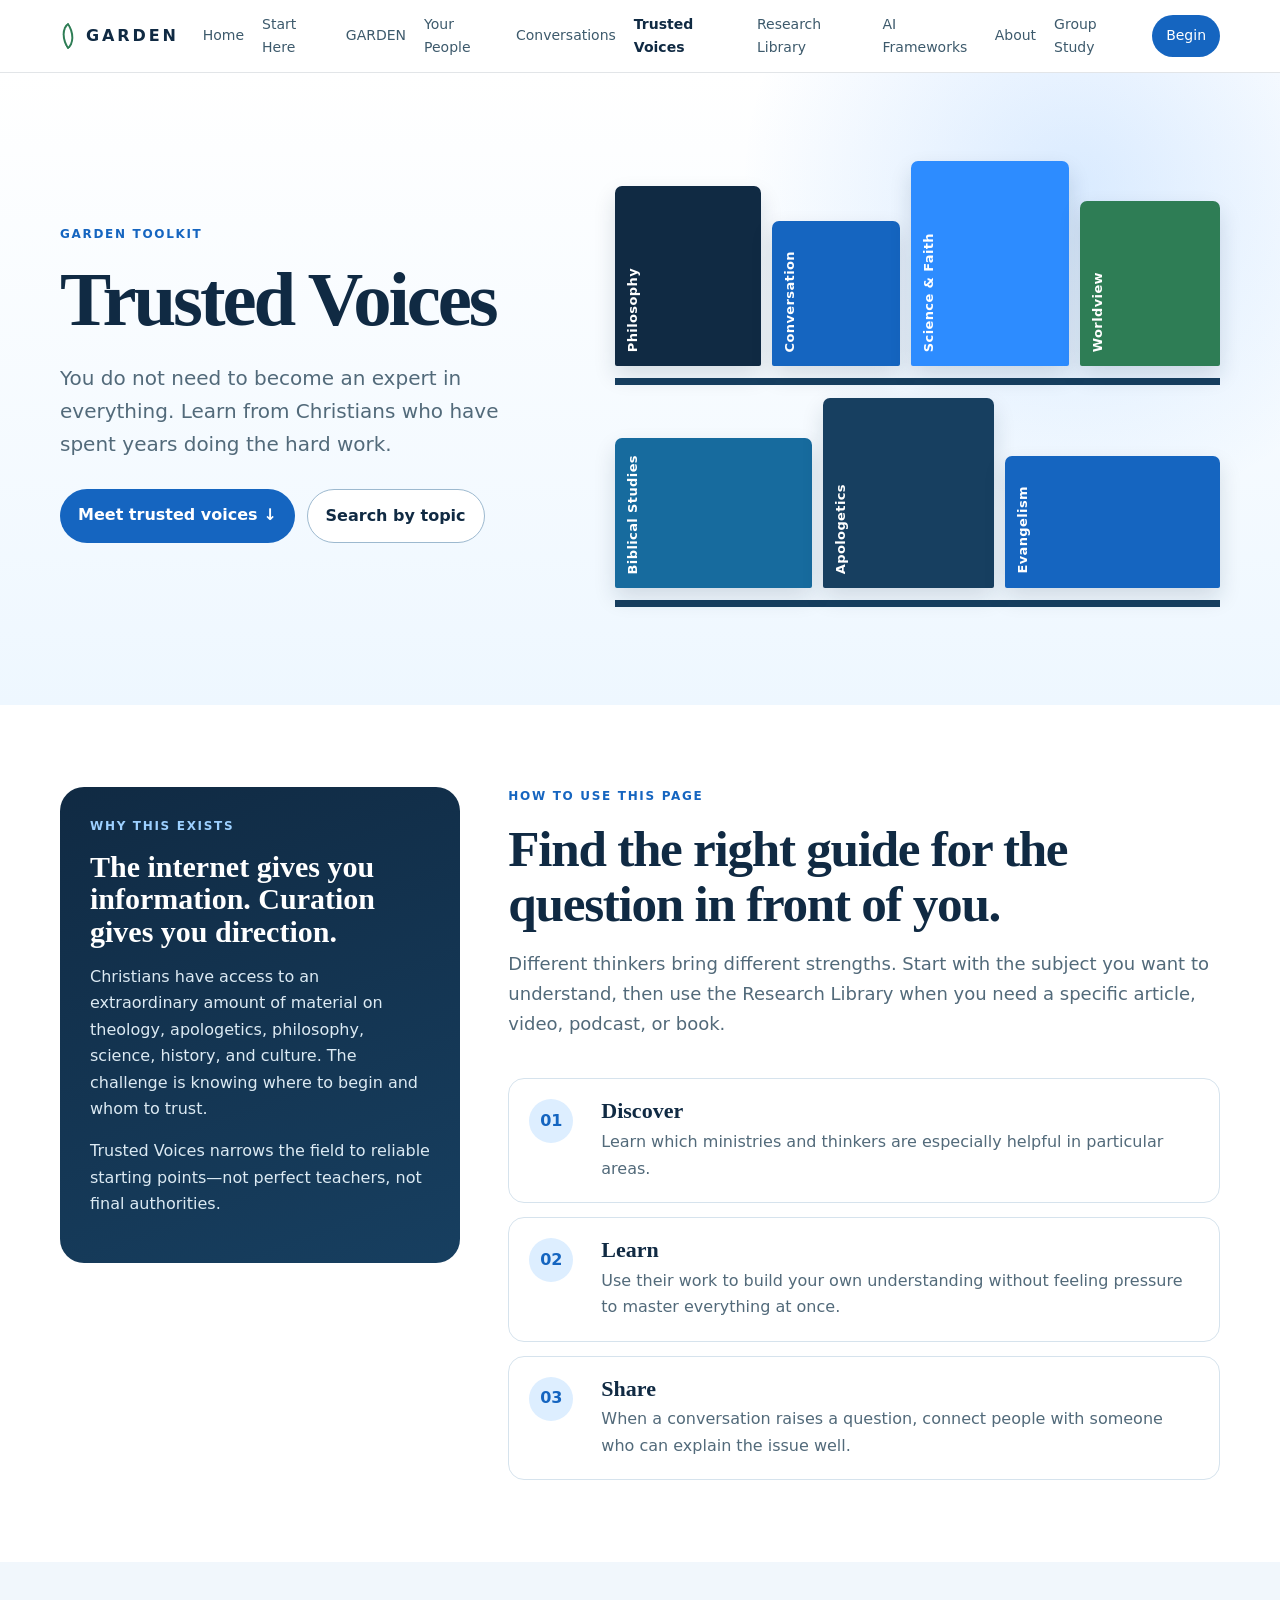
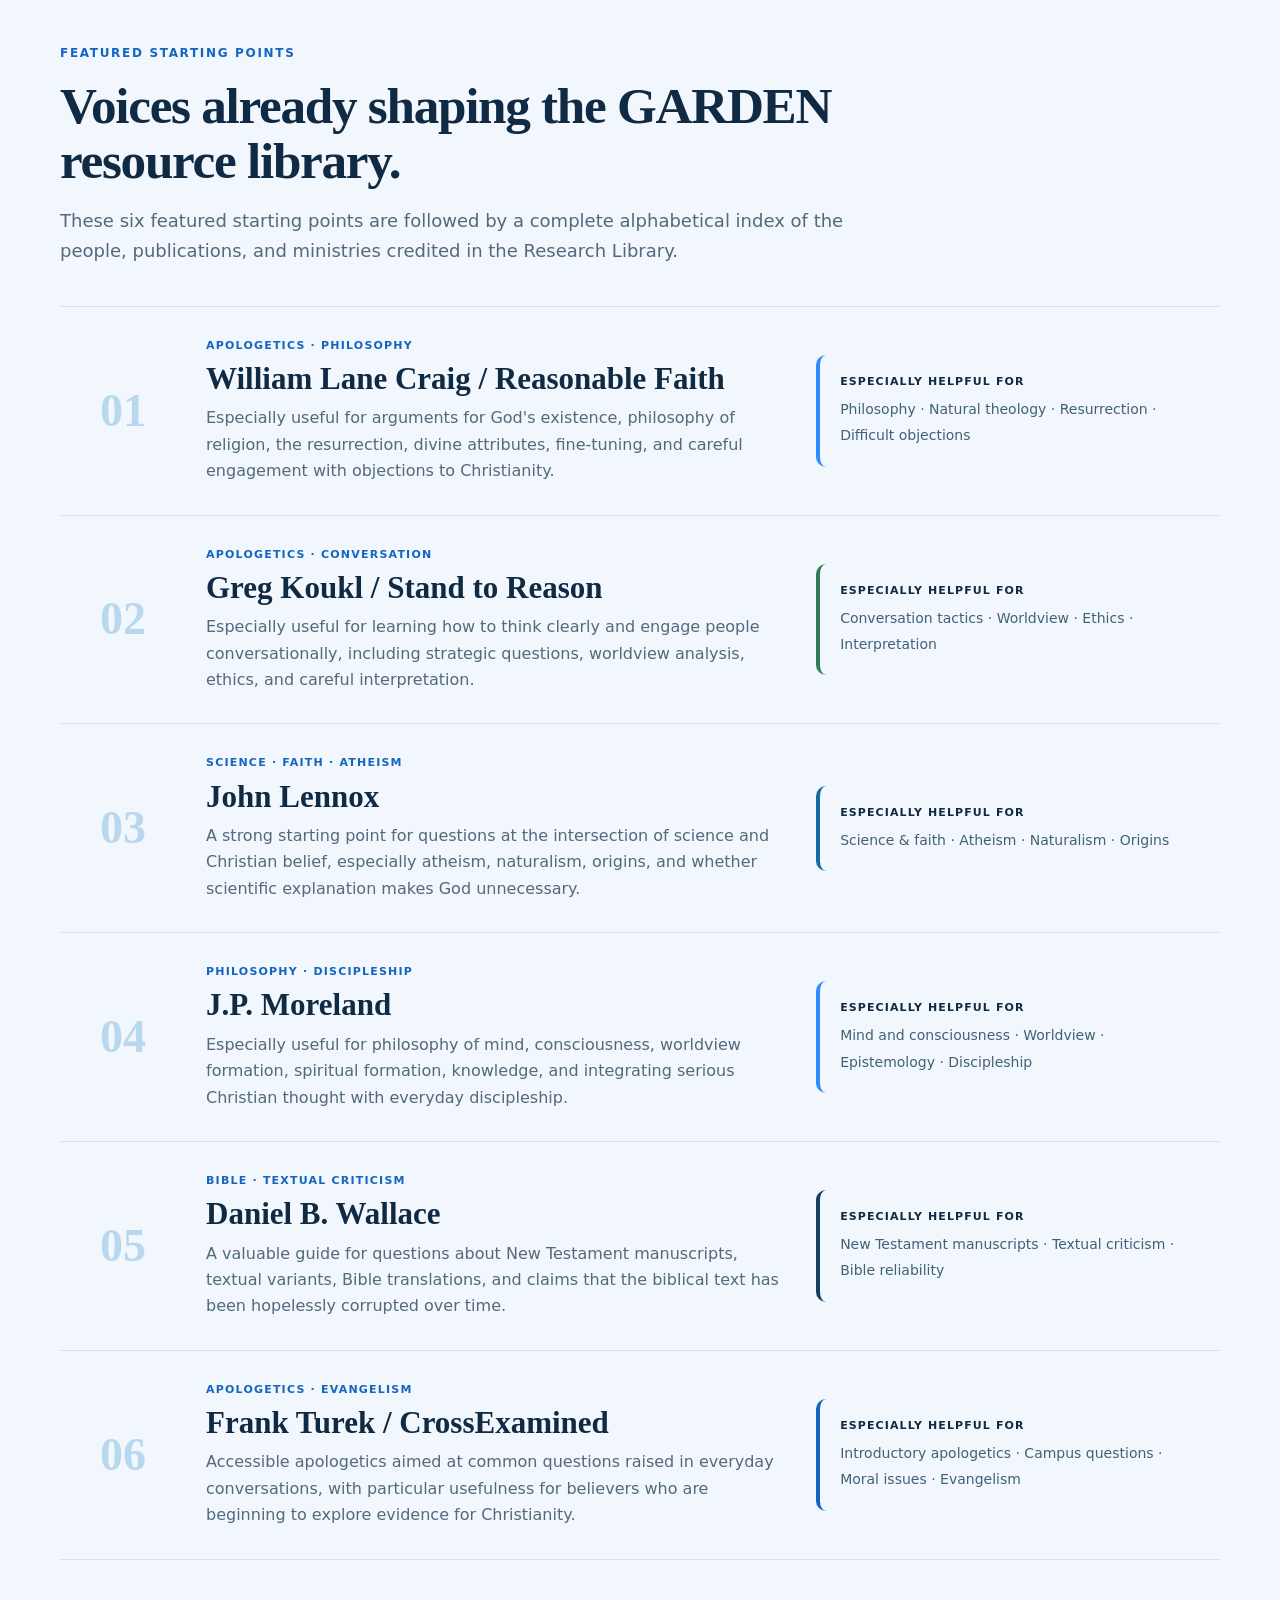
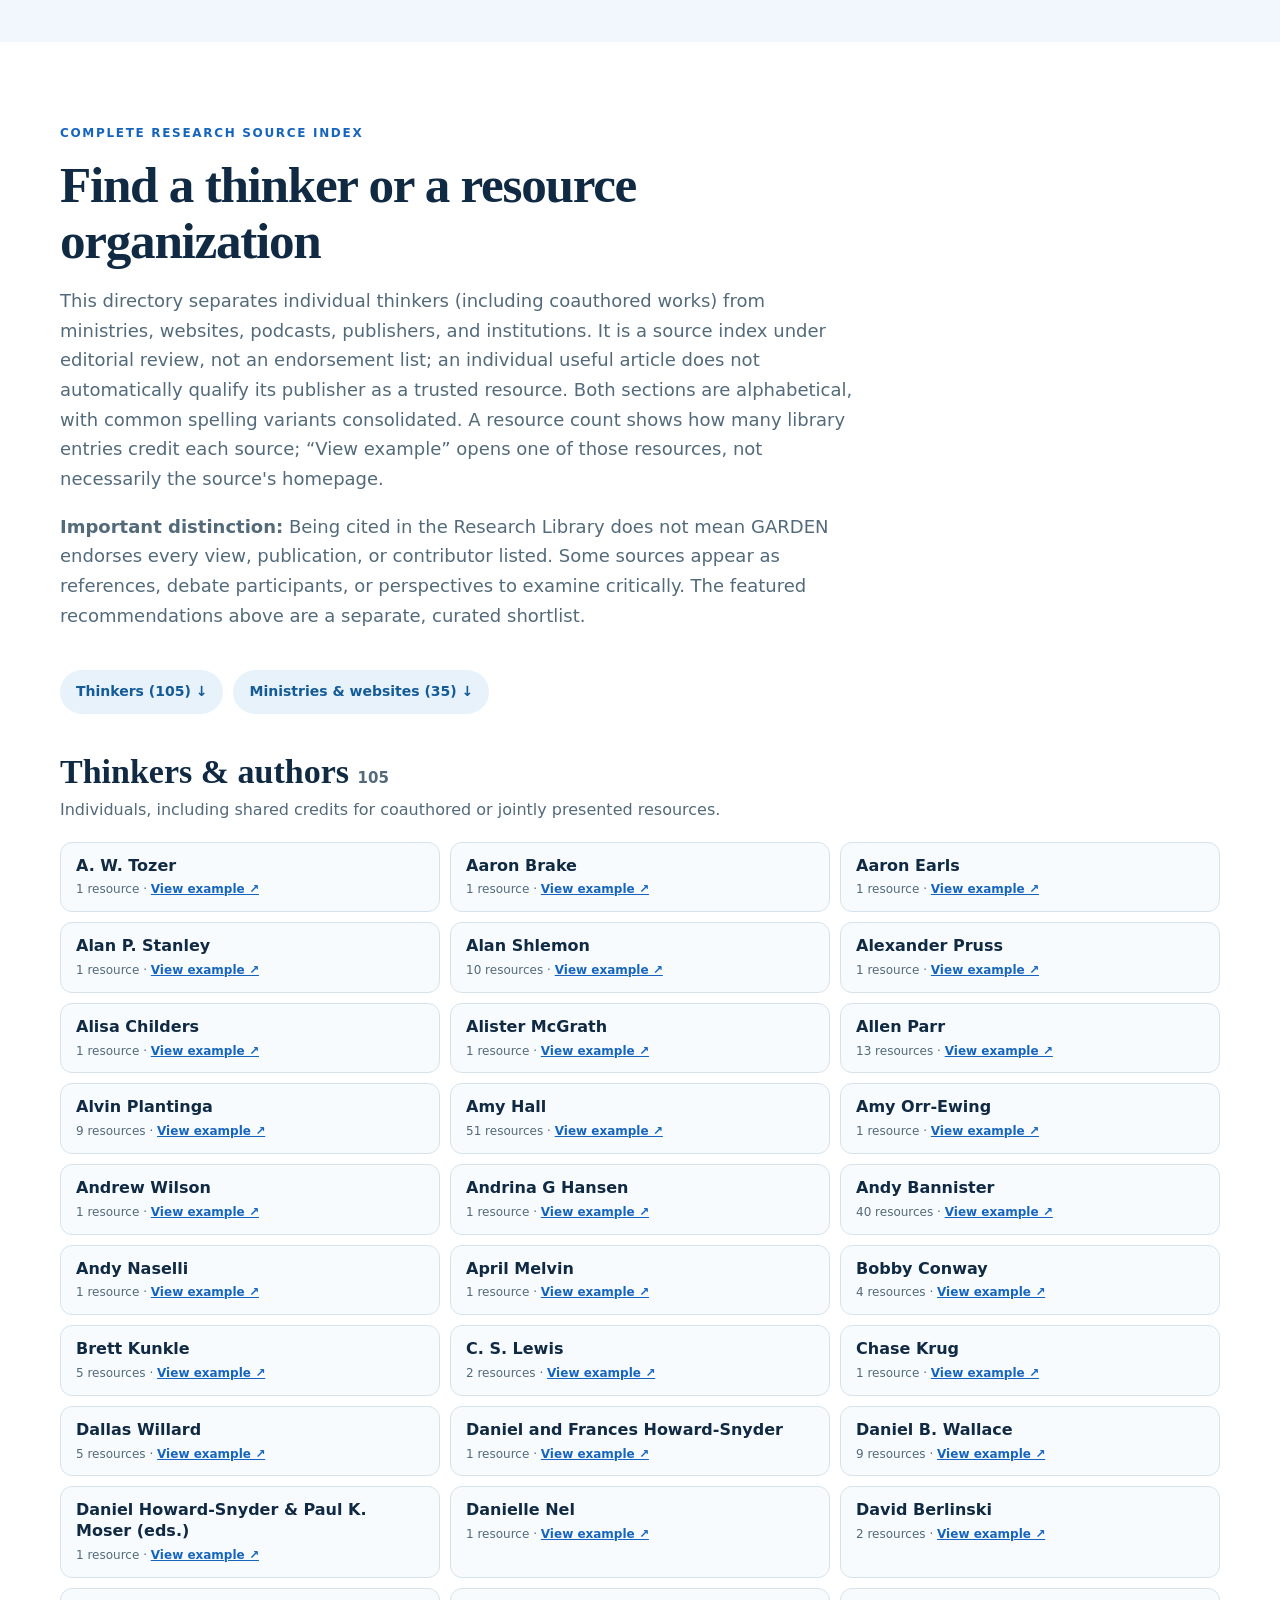
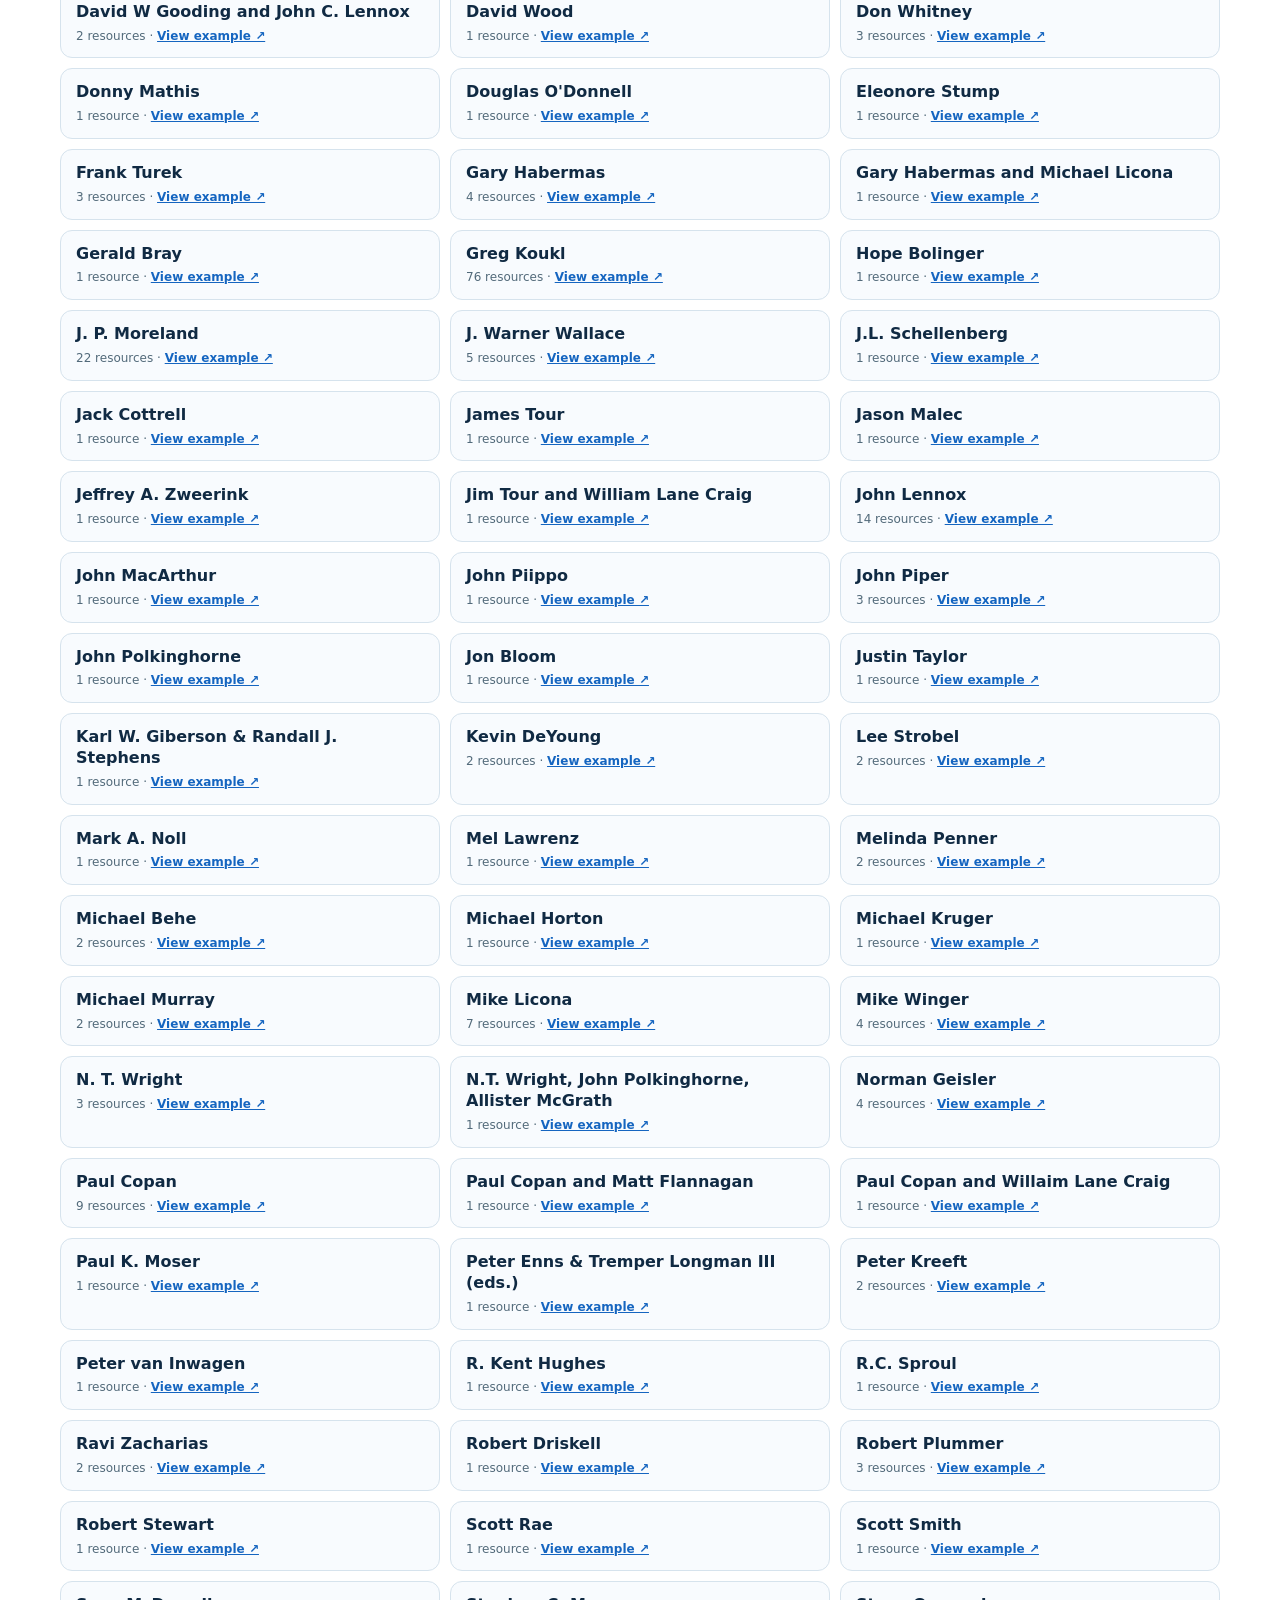
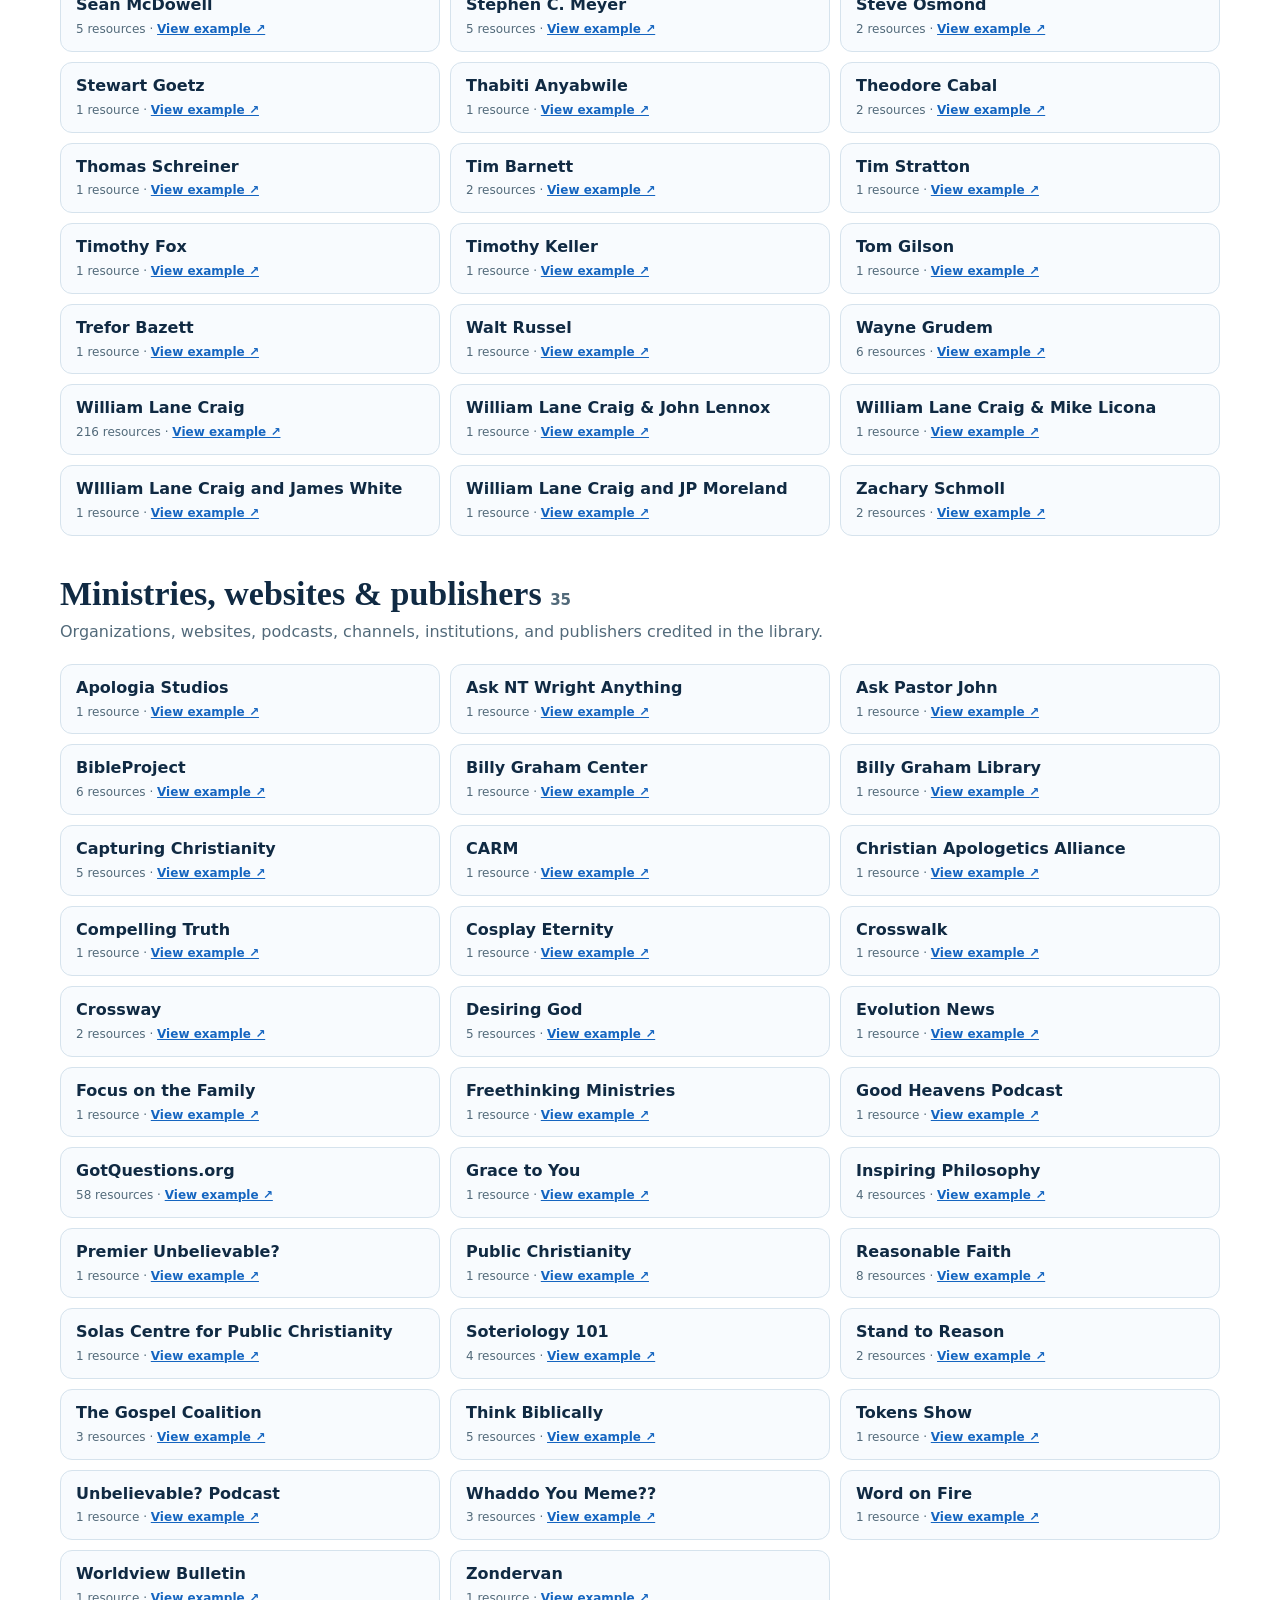
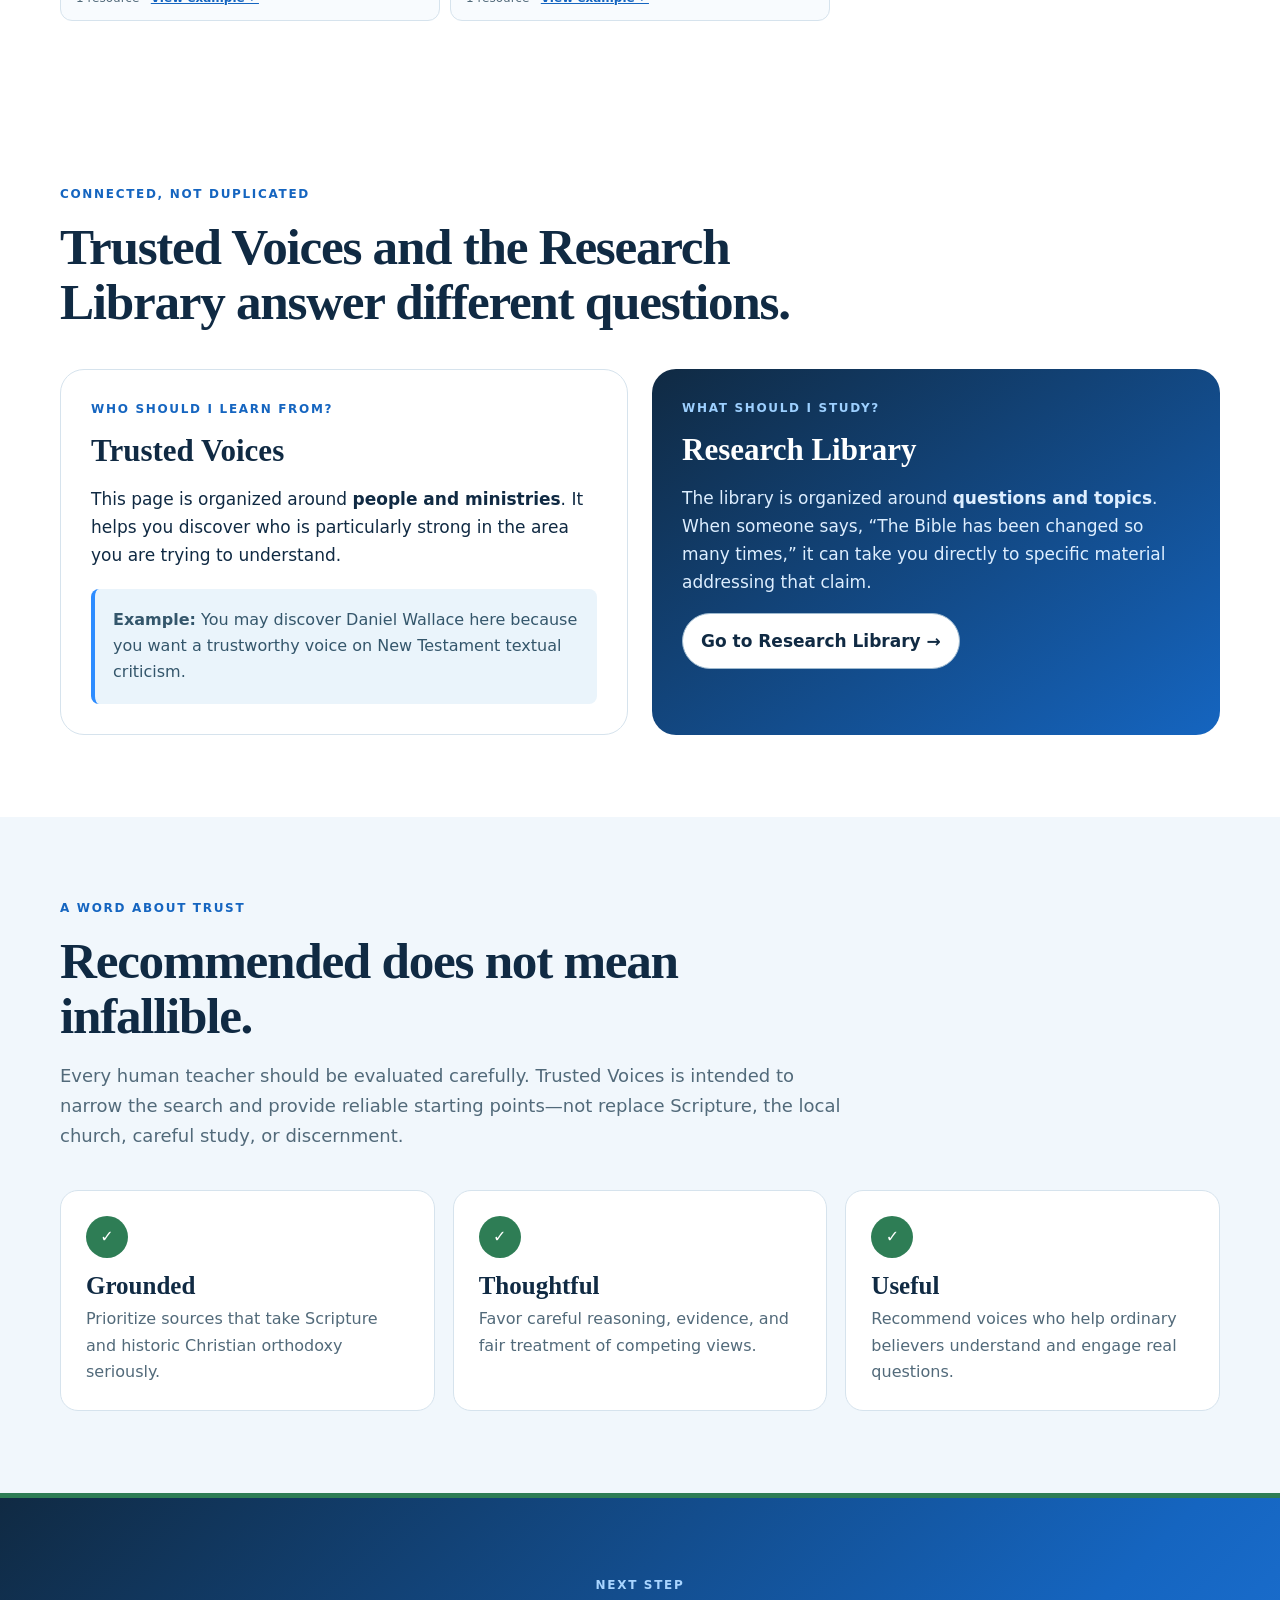
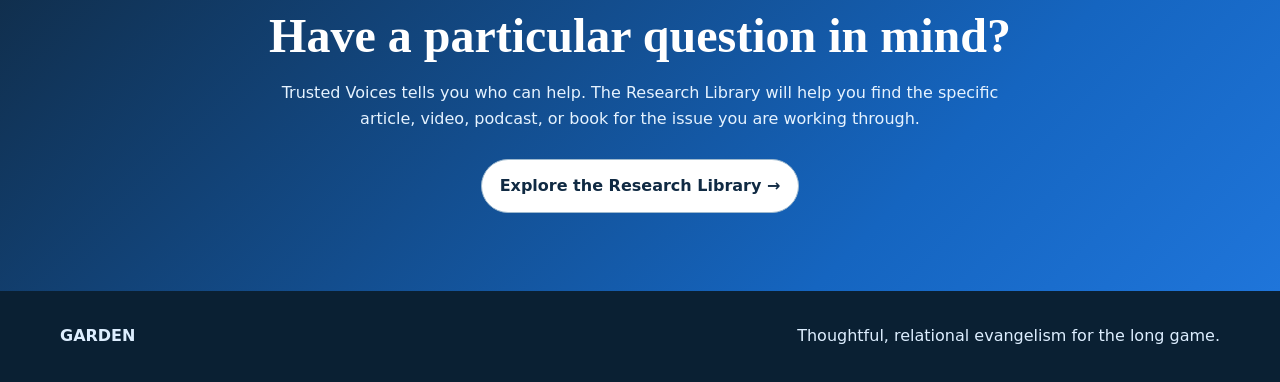
<file: resources.html>
<!doctype html>
<html lang="en">
<head>
<meta charset="utf-8">
<meta name="viewport" content="width=device-width,initial-scale=1">
<meta name="description" content="Trusted Voices helps Christians find reliable starting points for apologetics, theology, philosophy, science, biblical studies, and evangelism.">
<title>Trusted Voices — GARDEN</title>
<style>
:root{
  --navy:#102A43; --navy2:#173F60; --blue:#1565C0; --bright:#2D8CFF;
  --green:#2E7D55; --white:#FFFFFF; --ice:#F1F7FC; --ice2:#E8F3FC;
  --ink:#102A43; --muted:#526A7A; --line:#D6E3ED; --shadow:0 22px 60px rgba(16,42,67,.14);
}
*{box-sizing:border-box}
html{scroll-behavior:smooth}
body{margin:0;background:#fff;color:var(--ink);font:16px/1.65 system-ui,-apple-system,BlinkMacSystemFont,"Segoe UI",sans-serif}
h1,h2,h3{font-family:Georgia,"Times New Roman",serif;line-height:1.08;margin:0}
a{color:inherit}.container{width:min(1160px,calc(100% - 40px));margin:auto}
.site-header{position:sticky;top:0;z-index:30;background:rgba(255,255,255,.96);backdrop-filter:blur(10px);border-bottom:1px solid rgba(16,42,67,.12)}
.nav{height:72px;display:flex;align-items:center;justify-content:space-between;gap:24px}
.brand{text-decoration:none;font-weight:800;letter-spacing:.18em;display:flex;align-items:center;gap:10px}
.brand-mark{width:16px;height:22px;border:2px solid var(--green);border-radius:100% 0 100% 0;transform:rotate(-35deg);display:inline-block}
.nav-links{display:flex;align-items:center;gap:18px;font-size:14px}
.nav-links a{text-decoration:none;color:#3D5A6C}.nav-links a[aria-current]{font-weight:800;color:var(--navy)}
.nav-cta{padding:9px 14px;border-radius:999px;background:var(--blue);color:#fff!important}
.eyebrow{text-transform:uppercase;letter-spacing:.14em;font-size:12px;font-weight:800;color:var(--blue);margin-bottom:14px}
.btn{display:inline-block;text-decoration:none;padding:13px 18px;border-radius:999px;font-weight:750}
.btn-primary{background:var(--blue);color:#fff}.btn-secondary{background:#fff;border:1px solid #9DB9CF}

.hero{padding:72px 0 82px;background:
radial-gradient(circle at 84% 18%,rgba(45,140,255,.17),transparent 28%),
linear-gradient(180deg,#fff 0%,#EEF7FF 100%)}
.hero-grid{display:grid;grid-template-columns:.9fr 1.1fr;gap:60px;align-items:center}
.hero h1{font-size:clamp(52px,6vw,80px);letter-spacing:-.04em}
.lede{font-size:20px;color:var(--muted);max-width:650px}
.hero-actions{display:flex;gap:12px;flex-wrap:wrap;margin-top:28px}

.shelf{display:grid;gap:13px;position:relative;padding:16px 0}
.bookrow{display:flex;gap:11px;align-items:flex-end;padding-bottom:12px;border-bottom:7px solid #173F60}
.book{border-radius:7px 7px 2px 2px;color:white;display:flex;align-items:flex-end;padding:14px 11px;font-weight:850;line-height:1.15;box-shadow:0 10px 22px rgba(16,42,67,.14)}
.book:nth-child(1){height:180px;flex:1;background:#102A43}
.book:nth-child(2){height:145px;flex:.85;background:#1565C0}
.book:nth-child(3){height:205px;flex:1.1;background:#2D8CFF}
.book:nth-child(4){height:165px;flex:.95;background:#2E7D55}
.bookrow.two .book:nth-child(1){height:150px;background:#176B9E}
.bookrow.two .book:nth-child(2){height:190px;background:#173F60}
.bookrow.two .book:nth-child(3){height:132px;background:#1565C0}
.book span{writing-mode:vertical-rl;transform:rotate(180deg);font-size:13px;letter-spacing:.03em}

.quote-band{background:linear-gradient(135deg,#102A43,#1565C0);color:#fff;padding:32px 0;border-top:4px solid var(--green)}
.quote-band blockquote{margin:0 auto;max-width:930px;text-align:center;font:700 28px/1.35 Georgia,serif}
.quote-band p{text-align:center;color:#DDEEFF;margin:8px 0 0}

.section{padding:82px 0}.section.alt{background:var(--ice)}
.section-head{max-width:800px;margin-bottom:40px}.section h2{font-size:clamp(34px,4vw,52px);letter-spacing:-.025em}
.section-head p,.lede2{font-size:18px;color:var(--muted)}

.guide-grid{display:grid;grid-template-columns:.72fr 1.28fr;gap:48px;align-items:start}
.guide-note{background:linear-gradient(160deg,#102A43,#173F60);color:#fff;border-radius:24px;padding:30px;position:sticky;top:102px}
.guide-note h3{font-size:30px;margin-bottom:10px}.guide-note p{color:#DCEAF3}
.three{display:grid;gap:14px}
.mini{display:grid;grid-template-columns:56px 1fr;gap:16px;padding:20px;background:#fff;border:1px solid var(--line);border-radius:16px}
.mini .num{width:44px;height:44px;border-radius:50%;background:#DDEEFF;display:flex;align-items:center;justify-content:center;font-weight:900;color:var(--blue)}
.mini h3{font-size:22px;margin-bottom:6px}.mini p{margin:0;color:var(--muted)}

.voice-grid{display:grid;border-top:1px solid var(--line)}
.voice{display:grid;grid-template-columns:110px 1.25fr .85fr;gap:28px;align-items:center;padding:30px 8px;border-bottom:1px solid var(--line)}
.voice-index{font:700 46px/1 Georgia,serif;color:#B9D8EE;text-align:center}
.voice-top{padding:0}
.voice-type{text-transform:uppercase;letter-spacing:.11em;font-size:11px;font-weight:900;color:var(--blue)}
.voice h3{font-size:31px;margin:7px 0 10px}
.voice p{color:var(--muted);margin:0}
.voice-bottom{padding:18px 20px;background:#F1F7FC;border-left:4px solid var(--bright);border-radius:10px}
.voice:nth-child(2) .voice-bottom{border-color:var(--green)}
.voice:nth-child(3) .voice-bottom{border-color:#176B9E}
.voice:nth-child(4) .voice-bottom{border-color:#2D8CFF}
.voice:nth-child(5) .voice-bottom{border-color:#173F60}
.voice:nth-child(6) .voice-bottom{border-color:#1565C0}
.voice-bottom strong{font-size:11px;text-transform:uppercase;letter-spacing:.1em;color:var(--navy);display:block;margin-bottom:5px}
.voice-bottom span{color:#426174;font-size:14px}

.compass{display:grid;grid-template-columns:1fr 1fr;gap:24px}
.compass-card{border-radius:24px;padding:30px}
.compass-card.people{background:#fff;border:1px solid var(--line)}
.compass-card.library{background:linear-gradient(145deg,#102A43,#1565C0);color:#fff}
.compass-card h3{font-size:31px;margin-bottom:10px}.compass-card p{font-size:17px}
.compass-card.library p{color:#DDEEFF}
.example{margin-top:20px;padding:18px;background:#EAF4FB;border-left:4px solid var(--bright);border-radius:8px;color:#34566B}

.guardrails{display:grid;grid-template-columns:repeat(3,1fr);gap:18px}
.guard{background:#fff;border:1px solid var(--line);border-radius:18px;padding:25px}
.guard .check{width:42px;height:42px;border-radius:50%;background:var(--green);color:white;display:flex;align-items:center;justify-content:center;font-weight:900;margin-bottom:14px}
.guard h3{font-size:25px;margin-bottom:7px}.guard p{color:var(--muted);margin:0}

.final{padding:78px 0;background:linear-gradient(135deg,#102A43 0%,#1565C0 72%,#2D8CFF 140%);color:#fff;text-align:center;border-top:5px solid var(--green)}
.final h2{font-size:48px}.final p{max-width:760px;margin:18px auto 26px;color:#E6F3FF}
.footer{padding:32px 0;background:#0A2033;color:#DDEEFF}.footer .container{display:flex;justify-content:space-between;gap:20px}
@media(max-width:900px){
 .nav-links a:not([aria-current]):not(.nav-cta){display:none}
 .hero-grid,.guide-grid,.compass{grid-template-columns:1fr}
 .guide-note{position:static}.guardrails{grid-template-columns:1fr}.voice{grid-template-columns:60px 1fr}.voice-bottom{grid-column:2}
}
</style>
<style id="garden-global-secondary-button-contrast-fix">
.btn-secondary{color:#102A43!important;background:#fff!important}
</style>
<style id="trusted-voices-alphabetical-directory">
.directory-summary{color:#526A7A;font-weight:700;margin:0 0 16px}
.directory-grid{list-style:none;margin:0;padding:0;display:grid;grid-template-columns:repeat(3,minmax(0,1fr));gap:10px}
.directory-item{border:1px solid #D6E3ED;background:#F8FBFE;border-radius:12px;padding:13px 15px;min-width:0;display:flex;flex-direction:column;gap:5px}
.directory-name{font-weight:800;color:#102A43;line-height:1.3;overflow-wrap:anywhere}
.directory-meta{font-size:12px;color:#526A7A;line-height:1.4}
.directory-meta a{color:#1565C0;font-weight:700}
@media(max-width:900px){.directory-grid{grid-template-columns:repeat(2,minmax(0,1fr))}}
@media(max-width:600px){.directory-grid{grid-template-columns:1fr}}
.directory-jump{display:flex;gap:10px;flex-wrap:wrap;margin:20px 0 30px}.directory-jump a{display:inline-block;padding:10px 16px;background:#E7F2FB;border-radius:999px;color:#145B98;text-decoration:none;font-weight:800;font-size:14px}.directory-group{margin-top:40px;scroll-margin-top:95px}.directory-group h3{font-size:clamp(25px,3vw,34px);margin-bottom:7px}.directory-group h3 span{font:700 15px system-ui,sans-serif;color:#526A7A}.directory-group>p{color:#526A7A;margin:0 0 18px}</style></head>
<body>
<header class="site-header">
 <div class="container nav">
  <a class="brand" href="index.html"><span class="brand-mark"></span>GARDEN</a>
  <nav class="nav-links" aria-label="Primary navigation">
   <a href="index.html">Home</a><a href="start-here.html">Start Here</a><a href="garden.html">GARDEN</a>
   <a href="people.html">Your People</a><a href="conversations.html">Conversations</a>
   <a aria-current="page" href="resources.html">Trusted Voices</a><a href="research.html">Research Library</a>
   <a href="frameworks.html">AI Frameworks</a><a href="about.html">About</a><a href="group-study.html">Group Study</a><a class="nav-cta" href="start-here.html">Begin</a>
  </nav>
 </div>
</header>

<main>
<section class="hero">
 <div class="container hero-grid">
  <div>
   <div class="eyebrow">GARDEN toolkit</div>
   <h1>Trusted Voices</h1>
   <p class="lede">You do not need to become an expert in everything. Learn from Christians who have spent years doing the hard work.</p>
   <div class="hero-actions"><a class="btn btn-primary" href="#voices">Meet trusted voices ↓</a><a class="btn btn-secondary" href="research.html">Search by topic</a></div>
  </div>
  <div class="shelf" aria-label="Areas represented in Trusted Voices">
   <div class="bookrow">
    <div class="book"><span>Philosophy</span></div><div class="book"><span>Conversation</span></div><div class="book"><span>Science & Faith</span></div><div class="book"><span>Worldview</span></div>
   </div>
   <div class="bookrow two">
    <div class="book"><span>Biblical Studies</span></div><div class="book"><span>Apologetics</span></div><div class="book"><span>Evangelism</span></div>
   </div>
  </div>
 </div>
</section>



<section class="section">
 <div class="container guide-grid">
  <aside class="guide-note">
   <div class="eyebrow" style="color:#9DD0FF">Why this exists</div>
   <h3>The internet gives you information. Curation gives you direction.</h3>
   <p>Christians have access to an extraordinary amount of material on theology, apologetics, philosophy, science, history, and culture. The challenge is knowing where to begin and whom to trust.</p>
   <p>Trusted Voices narrows the field to reliable starting points—not perfect teachers, not final authorities.</p>
  </aside>
  <div>
   <div class="section-head"><div class="eyebrow">How to use this page</div><h2>Find the right guide for the question in front of you.</h2><p>Different thinkers bring different strengths. Start with the subject you want to understand, then use the Research Library when you need a specific article, video, podcast, or book.</p></div>
   <div class="three">
    <div class="mini"><div class="num">01</div><div><h3>Discover</h3><p>Learn which ministries and thinkers are especially helpful in particular areas.</p></div></div>
    <div class="mini"><div class="num">02</div><div><h3>Learn</h3><p>Use their work to build your own understanding without feeling pressure to master everything at once.</p></div></div>
    <div class="mini"><div class="num">03</div><div><h3>Share</h3><p>When a conversation raises a question, connect people with someone who can explain the issue well.</p></div></div>
   </div>
  </div>
 </div>
</section>

<section class="section alt" id="voices">
 <div class="container">
  <div class="section-head"><div class="eyebrow">Featured starting points</div><h2>Voices already shaping the GARDEN resource library.</h2><p>These six featured starting points are followed by a complete alphabetical index of the people, publications, and ministries credited in the Research Library.</p></div>
  <div class="voice-grid">
   <article class="voice"><div class="voice-index">01</div><div class="voice-top"><div class="voice-type">Apologetics · Philosophy</div><h3>William Lane Craig / Reasonable Faith</h3><p>Especially useful for arguments for God's existence, philosophy of religion, the resurrection, divine attributes, fine-tuning, and careful engagement with objections to Christianity.</p></div><div class="voice-bottom"><strong>Especially helpful for</strong><span>Philosophy · Natural theology · Resurrection · Difficult objections</span></div></article>
   <article class="voice"><div class="voice-index">02</div><div class="voice-top"><div class="voice-type">Apologetics · Conversation</div><h3>Greg Koukl / Stand to Reason</h3><p>Especially useful for learning how to think clearly and engage people conversationally, including strategic questions, worldview analysis, ethics, and careful interpretation.</p></div><div class="voice-bottom"><strong>Especially helpful for</strong><span>Conversation tactics · Worldview · Ethics · Interpretation</span></div></article>
   <article class="voice"><div class="voice-index">03</div><div class="voice-top"><div class="voice-type">Science · Faith · Atheism</div><h3>John Lennox</h3><p>A strong starting point for questions at the intersection of science and Christian belief, especially atheism, naturalism, origins, and whether scientific explanation makes God unnecessary.</p></div><div class="voice-bottom"><strong>Especially helpful for</strong><span>Science & faith · Atheism · Naturalism · Origins</span></div></article>
   <article class="voice"><div class="voice-index">04</div><div class="voice-top"><div class="voice-type">Philosophy · Discipleship</div><h3>J.P. Moreland</h3><p>Especially useful for philosophy of mind, consciousness, worldview formation, spiritual formation, knowledge, and integrating serious Christian thought with everyday discipleship.</p></div><div class="voice-bottom"><strong>Especially helpful for</strong><span>Mind and consciousness · Worldview · Epistemology · Discipleship</span></div></article>
   <article class="voice"><div class="voice-index">05</div><div class="voice-top"><div class="voice-type">Bible · Textual Criticism</div><h3>Daniel B. Wallace</h3><p>A valuable guide for questions about New Testament manuscripts, textual variants, Bible translations, and claims that the biblical text has been hopelessly corrupted over time.</p></div><div class="voice-bottom"><strong>Especially helpful for</strong><span>New Testament manuscripts · Textual criticism · Bible reliability</span></div></article>
   <article class="voice"><div class="voice-index">06</div><div class="voice-top"><div class="voice-type">Apologetics · Evangelism</div><h3>Frank Turek / CrossExamined</h3><p>Accessible apologetics aimed at common questions raised in everyday conversations, with particular usefulness for believers who are beginning to explore evidence for Christianity.</p></div><div class="voice-bottom"><strong>Especially helpful for</strong><span>Introductory apologetics · Campus questions · Moral issues · Evangelism</span></div></article>
  </div>
 </div>
</section>

<section class="section" id="directory"><div class="container"><div class="section-head"><div class="eyebrow">Complete research source index</div><h2>Find a thinker or a resource organization</h2><p>This directory separates individual thinkers (including coauthored works) from ministries, websites, podcasts, publishers, and institutions. It is a source index under editorial review, not an endorsement list; an individual useful article does not automatically qualify its publisher as a trusted resource. Both sections are alphabetical, with common spelling variants consolidated. A resource count shows how many library entries credit each source; “View example” opens one of those resources, not necessarily the source's homepage.</p><p><strong>Important distinction:</strong> Being cited in the Research Library does not mean GARDEN endorses every view, publication, or contributor listed. Some sources appear as references, debate participants, or perspectives to examine critically. The featured recommendations above are a separate, curated shortlist.</p></div><nav class="directory-jump" aria-label="Browse source directory"><a href="#directory-people">Thinkers (105) ↓</a><a href="#directory-organizations">Ministries &amp; websites (35) ↓</a></nav><section class="directory-group" id="directory-people"><h3>Thinkers &amp; authors <span>105</span></h3><p>Individuals, including shared credits for coauthored or jointly presented resources.</p><ol class="directory-grid"><li class="directory-item"><span class="directory-name">A. W. Tozer</span><span class="directory-meta">1 resource · <a href="https://www.monergism.com/self-sufficiency-god" target="_blank" rel="noopener noreferrer">View example ↗</a></span></li>
<li class="directory-item"><span class="directory-name">Aaron Brake</span><span class="directory-meta">1 resource · <a href="https://www.str.org/w/what-is-truth-1" target="_blank" rel="noopener noreferrer">View example ↗</a></span></li>
<li class="directory-item"><span class="directory-name">Aaron Earls</span><span class="directory-meta">1 resource · <a href="https://research.lifeway.com/2020/08/14/can-people-be-good-without-god-yes-and-no/" target="_blank" rel="noopener noreferrer">View example ↗</a></span></li>
<li class="directory-item"><span class="directory-name">Alan P. Stanley</span><span class="directory-meta">1 resource · <a href="https://www.logos.com/product/130543/did-jesus-teach-salvation-by-works-the-role-of-works-in-salvation-in-the-synoptic-gospels" target="_blank" rel="noopener noreferrer">View example ↗</a></span></li>
<li class="directory-item"><span class="directory-name">Alan Shlemon</span><span class="directory-meta">10 resources · <a href="https://www.str.org/w/the-judgment-on-judging?inheritRedirect=true" target="_blank" rel="noopener noreferrer">View example ↗</a></span></li>
<li class="directory-item"><span class="directory-name">Alexander Pruss</span><span class="directory-meta">1 resource · <a href="https://www.amazon.com/Principle-Sufficient-Reason-Reassessment-Philosophy/dp/0521184398?" target="_blank" rel="noopener noreferrer">View example ↗</a></span></li>
<li class="directory-item"><span class="directory-name">Alisa Childers</span><span class="directory-meta">1 resource · <a href="https://www.youtube.com/watch?v=ghfBWibivp4" target="_blank" rel="noopener noreferrer">View example ↗</a></span></li>
<li class="directory-item"><span class="directory-name">Alister McGrath</span><span class="directory-meta">1 resource · <a href="https://www.youtube.com/watch?v=B53Dh10NTpY" target="_blank" rel="noopener noreferrer">View example ↗</a></span></li>
<li class="directory-item"><span class="directory-name">Allen Parr</span><span class="directory-meta">13 resources · <a href="https://www.youtube.com/watch?v=0yMRe_f0V_k&amp;t=691s" target="_blank" rel="noopener noreferrer">View example ↗</a></span></li>
<li class="directory-item"><span class="directory-name">Alvin Plantinga</span><span class="directory-meta">9 resources · <a href="https://www.amazon.com/gp/product/B005X3SAHY/ref=dbs_a_def_rwt_hsch_vapi_tkin_p1_i2" target="_blank" rel="noopener noreferrer">View example ↗</a></span></li>
<li class="directory-item"><span class="directory-name">Amy Hall</span><span class="directory-meta">51 resources · <a href="https://www.str.org/w/evolution-can-t-tell-darwin-s-story" target="_blank" rel="noopener noreferrer">View example ↗</a></span></li>
<li class="directory-item"><span class="directory-name">Amy Orr-Ewing</span><span class="directory-meta">1 resource · <a href="https://www.eauk.org/church/resources/theological-articles/dont-all-religions-lead-to-god.cfm" target="_blank" rel="noopener noreferrer">View example ↗</a></span></li>
<li class="directory-item"><span class="directory-name">Andrew Wilson</span><span class="directory-meta">1 resource · <a href="https://thinktheology.co.uk/blog/article/the_sanctification_debate" target="_blank" rel="noopener noreferrer">View example ↗</a></span></li>
<li class="directory-item"><span class="directory-name">Andrina G Hansen</span><span class="directory-meta">1 resource · <a href="http://factsandfaith.com/is-belief-in-god-just-a-crutch-for-emotionally-and-psychologically-weak-people/" target="_blank" rel="noopener noreferrer">View example ↗</a></span></li>
<li class="directory-item"><span class="directory-name">Andy Bannister</span><span class="directory-meta">40 resources · <a href="https://www.andybannister.net/miracles-in-an-age-of-science/" target="_blank" rel="noopener noreferrer">View example ↗</a></span></li>
<li class="directory-item"><span class="directory-name">Andy Naselli</span><span class="directory-meta">1 resource · <a href="https://www.thegospelcoalition.org/essay/models-of-sanctification/" target="_blank" rel="noopener noreferrer">View example ↗</a></span></li>
<li class="directory-item"><span class="directory-name">April Melvin</span><span class="directory-meta">1 resource · <a href="https://www.youtube.com/watch?v=KPYj92zRuEk" target="_blank" rel="noopener noreferrer">View example ↗</a></span></li>
<li class="directory-item"><span class="directory-name">Bobby Conway</span><span class="directory-meta">4 resources · <a href="https://oneminuteapologist.com/if-god-is-good-why-is-there-evil/" target="_blank" rel="noopener noreferrer">View example ↗</a></span></li>
<li class="directory-item"><span class="directory-name">Brett Kunkle</span><span class="directory-meta">5 resources · <a href="https://www.str.org/w/who-are-you-to-judge-?inheritRedirect=true" target="_blank" rel="noopener noreferrer">View example ↗</a></span></li>
<li class="directory-item"><span class="directory-name">C. S. Lewis</span><span class="directory-meta">2 resources · <a href="https://www.amazon.com/Great-Divorce-C-S-Lewis/dp/0060652950/ref=tmm_pap_swatch_0?_encoding=UTF8&amp;qid=1668303906&amp;sr=1-14" target="_blank" rel="noopener noreferrer">View example ↗</a></span></li>
<li class="directory-item"><span class="directory-name">Chase Krug</span><span class="directory-meta">1 resource · <a href="https://www.crosswalk.com/faith/spiritual-life/wouldn-t-you-be-a-hindu-if-you-were-born-in-india-how-to-answer-this-hard-question.html" target="_blank" rel="noopener noreferrer">View example ↗</a></span></li>
<li class="directory-item"><span class="directory-name">Dallas Willard</span><span class="directory-meta">5 resources · <a href="https://dwillard.org/articles/language-being-god-and-the-three-stages-of-theistic-evidence" target="_blank" rel="noopener noreferrer">View example ↗</a></span></li>
<li class="directory-item"><span class="directory-name">Daniel and Frances Howard-Snyder</span><span class="directory-meta">1 resource · <a href="http://faculty.wwu.edu/~howardd/istheismcompatible.pdf" target="_blank" rel="noopener noreferrer">View example ↗</a></span></li>
<li class="directory-item"><span class="directory-name">Daniel B. Wallace</span><span class="directory-meta">9 resources · <a href="https://danielbwallace.com/2012/05/01/the-bart-ehrman-blog-and-the-reliability-of-the-new-testament-text/" target="_blank" rel="noopener noreferrer">View example ↗</a></span></li>
<li class="directory-item"><span class="directory-name">Daniel Howard-Snyder &amp; Paul K. Moser (eds.)</span><span class="directory-meta">1 resource · <a href="https://www.amazon.com/Divine-Hiddenness-New-Essays/dp/0521006102" target="_blank" rel="noopener noreferrer">View example ↗</a></span></li>
<li class="directory-item"><span class="directory-name">Danielle Nel</span><span class="directory-meta">1 resource · <a href="https://africa.thegospelcoalition.org/article/gods-aseity-absolutely-independent-yet-graciously-attentive/" target="_blank" rel="noopener noreferrer">View example ↗</a></span></li>
<li class="directory-item"><span class="directory-name">David Berlinski</span><span class="directory-meta">2 resources · <a href="https://www.amazon.com/gp/product/B005QRNZYK/ref=dbs_a_def_rwt_hsch_vapi_tkin_p1_i0" target="_blank" rel="noopener noreferrer">View example ↗</a></span></li>
<li class="directory-item"><span class="directory-name">David W Gooding and John C. Lennox</span><span class="directory-meta">2 resources · <a href="https://www.amazon.com/dp/1912721260?psc=1&amp;ref=ppx_yo2ov_dt_b_product_details" target="_blank" rel="noopener noreferrer">View example ↗</a></span></li>
<li class="directory-item"><span class="directory-name">David Wood</span><span class="directory-meta">1 resource · <a href="https://www.youtube.com/watch?v=ZZVgM3gxxh8" target="_blank" rel="noopener noreferrer">View example ↗</a></span></li>
<li class="directory-item"><span class="directory-name">Don Whitney</span><span class="directory-meta">3 resources · <a href="https://www.desiringgod.org/interviews/what-are-spiritual-disciplines" target="_blank" rel="noopener noreferrer">View example ↗</a></span></li>
<li class="directory-item"><span class="directory-name">Donny Mathis</span><span class="directory-meta">1 resource · <a href="https://www.thegospelcoalition.org/article/judge-not-ultimate-mic-drop/" target="_blank" rel="noopener noreferrer">View example ↗</a></span></li>
<li class="directory-item"><span class="directory-name">Douglas O&#39;Donnell</span><span class="directory-meta">1 resource · <a href="https://www.amazon.com/Beginning-End-Wisdom-Preaching-Ecclesiastes/dp/1433523171" target="_blank" rel="noopener noreferrer">View example ↗</a></span></li>
<li class="directory-item"><span class="directory-name">Eleonore Stump</span><span class="directory-meta">1 resource · <a href="https://www.youtube.com/watch?v=azvb_P1ymmM" target="_blank" rel="noopener noreferrer">View example ↗</a></span></li>
<li class="directory-item"><span class="directory-name">Frank Turek</span><span class="directory-meta">3 resources · <a href="https://www.youtube.com/watch?v=mdkQ3e3-FAw" target="_blank" rel="noopener noreferrer">View example ↗</a></span></li>
<li class="directory-item"><span class="directory-name">Gary Habermas</span><span class="directory-meta">4 resources · <a href="https://www.youtube.com/watch?v=B8fKZ9QyHH4" target="_blank" rel="noopener noreferrer">View example ↗</a></span></li>
<li class="directory-item"><span class="directory-name">Gary Habermas and Michael Licona</span><span class="directory-meta">1 resource · <a href="https://www.amazon.com/Case-Resurrection-Jesus-Gary-Habermas/dp/0825427886/ref=tmm_pap_swatch_0?_encoding=UTF8&amp;qid=1668304047&amp;sr=1-1" target="_blank" rel="noopener noreferrer">View example ↗</a></span></li>
<li class="directory-item"><span class="directory-name">Gerald Bray</span><span class="directory-meta">1 resource · <a href="https://www.thegospelcoalition.org/essay/glorification-eternal-state-redeemed/" target="_blank" rel="noopener noreferrer">View example ↗</a></span></li>
<li class="directory-item"><span class="directory-name">Greg Koukl</span><span class="directory-meta">76 resources · <a href="https://www.str.org/w/evolution-philosophy-not-science" target="_blank" rel="noopener noreferrer">View example ↗</a></span></li>
<li class="directory-item"><span class="directory-name">Hope Bolinger</span><span class="directory-meta">1 resource · <a href="https://www.christianity.com/wiki/christian-terms/what-is-apostasy.html" target="_blank" rel="noopener noreferrer">View example ↗</a></span></li>
<li class="directory-item"><span class="directory-name">J. P. Moreland</span><span class="directory-meta">22 resources · <a href="http://www.jpmoreland.com/2018/11/27/the-triumphalism-of-the-scientisms-science/" target="_blank" rel="noopener noreferrer">View example ↗</a></span></li>
<li class="directory-item"><span class="directory-name">J. Warner Wallace</span><span class="directory-meta">5 resources · <a href="https://coldcasechristianity.com/writings/jesus-is-the-only-way-to-heaven-because-god-is-the-only-way-to-god/" target="_blank" rel="noopener noreferrer">View example ↗</a></span></li>
<li class="directory-item"><span class="directory-name">J.L. Schellenberg</span><span class="directory-meta">1 resource · <a href="https://www.amazon.com/Divine-Hiddenness-Human-Reason-Schellenberg/dp/0801485725" target="_blank" rel="noopener noreferrer">View example ↗</a></span></li>
<li class="directory-item"><span class="directory-name">Jack Cottrell</span><span class="directory-meta">1 resource · <a href="https://jackcottrell.com/does-gods-foreknowledge-negate-mans-free-will/" target="_blank" rel="noopener noreferrer">View example ↗</a></span></li>
<li class="directory-item"><span class="directory-name">James Tour</span><span class="directory-meta">1 resource · <a href="https://www.youtube.com/watch?v=9qxoH7u3FXw" target="_blank" rel="noopener noreferrer">View example ↗</a></span></li>
<li class="directory-item"><span class="directory-name">Jason Malec</span><span class="directory-meta">1 resource · <a href="https://www.exploregod.com/articles/why-are-christians-so-judgmental" target="_blank" rel="noopener noreferrer">View example ↗</a></span></li>
<li class="directory-item"><span class="directory-name">Jeffrey A. Zweerink</span><span class="directory-meta">1 resource · <a href="https://www.amazon.com/Whos-Afraid-Multiverse-Jeffrey-Zweerink/dp/1886653461" target="_blank" rel="noopener noreferrer">View example ↗</a></span></li>
<li class="directory-item"><span class="directory-name">Jim Tour and William Lane Craig</span><span class="directory-meta">1 resource · <a href="https://www.youtube.com/watch?v=tsq5gAC5BNQ" target="_blank" rel="noopener noreferrer">View example ↗</a></span></li>
<li class="directory-item"><span class="directory-name">John Lennox</span><span class="directory-meta">14 resources · <a href="https://www.youtube.com/watch?v=Y0tQQCfrAK0" target="_blank" rel="noopener noreferrer">View example ↗</a></span></li>
<li class="directory-item"><span class="directory-name">John MacArthur</span><span class="directory-meta">1 resource · <a href="https://www.youtube.com/watch?v=VEH-X2rP0WM" target="_blank" rel="noopener noreferrer">View example ↗</a></span></li>
<li class="directory-item"><span class="directory-name">John Piippo</span><span class="directory-meta">1 resource · <a href="https://www.johnpiippo.com/2019/11/the-argument-from-consciousness-for.html" target="_blank" rel="noopener noreferrer">View example ↗</a></span></li>
<li class="directory-item"><span class="directory-name">John Piper</span><span class="directory-meta">3 resources · <a href="https://www.youtube.com/watch?v=TXajVL8Jiso" target="_blank" rel="noopener noreferrer">View example ↗</a></span></li>
<li class="directory-item"><span class="directory-name">John Polkinghorne</span><span class="directory-meta">1 resource · <a href="https://www.youtube.com/watch?v=C-RBaGLtjEc" target="_blank" rel="noopener noreferrer">View example ↗</a></span></li>
<li class="directory-item"><span class="directory-name">Jon Bloom</span><span class="directory-meta">1 resource · <a href="https://www.desiringgod.org/articles/judge-not-that-you-may-judge-well" target="_blank" rel="noopener noreferrer">View example ↗</a></span></li>
<li class="directory-item"><span class="directory-name">Justin Taylor</span><span class="directory-meta">1 resource · <a href="https://www.thegospelcoalition.org/blogs/justin-taylor/an-interview-with-daniel-b-wallace-on-the-new-testament-manuscripts/" target="_blank" rel="noopener noreferrer">View example ↗</a></span></li>
<li class="directory-item"><span class="directory-name">Karl W. Giberson &amp; Randall J. Stephens</span><span class="directory-meta">1 resource · <a href="https://en.wikipedia.org/wiki/Karl_W._Giberson" target="_blank" rel="noopener noreferrer">View example ↗</a></span></li>
<li class="directory-item"><span class="directory-name">Kevin DeYoung</span><span class="directory-meta">2 resources · <a href="https://www.thegospelcoalition.org/blogs/kevin-deyoung/theological-primer-divine-infinity/" target="_blank" rel="noopener noreferrer">View example ↗</a></span></li>
<li class="directory-item"><span class="directory-name">Lee Strobel</span><span class="directory-meta">2 resources · <a href="https://www.youtube.com/watch?v=rDgu3jXeCTM" target="_blank" rel="noopener noreferrer">View example ↗</a></span></li>
<li class="directory-item"><span class="directory-name">Mark A. Noll</span><span class="directory-meta">1 resource · <a href="https://en.wikipedia.org/wiki/The_Scandal_of_the_Evangelical_Mind" target="_blank" rel="noopener noreferrer">View example ↗</a></span></li>
<li class="directory-item"><span class="directory-name">Mel Lawrenz</span><span class="directory-meta">1 resource · <a href="https://www.biblegateway.com/blog/2016/03/the-many-genres-of-scripture/" target="_blank" rel="noopener noreferrer">View example ↗</a></span></li>
<li class="directory-item"><span class="directory-name">Melinda Penner</span><span class="directory-meta">2 resources · <a href="https://www.str.org/w/after-birth-abortions" target="_blank" rel="noopener noreferrer">View example ↗</a></span></li>
<li class="directory-item"><span class="directory-name">Michael Behe</span><span class="directory-meta">2 resources · <a href="https://www.amazon.com/gp/product/B079L6RTNT/ref=dbs_a_def_rwt_hsch_vapi_tkin_p1_i2" target="_blank" rel="noopener noreferrer">View example ↗</a></span></li>
<li class="directory-item"><span class="directory-name">Michael Horton</span><span class="directory-meta">1 resource · <a href="https://www.desiringgod.org/interviews/glorification" target="_blank" rel="noopener noreferrer">View example ↗</a></span></li>
<li class="directory-item"><span class="directory-name">Michael Kruger</span><span class="directory-meta">1 resource · <a href="https://www.youtube.com/watch?v=DTki0ESXIJk" target="_blank" rel="noopener noreferrer">View example ↗</a></span></li>
<li class="directory-item"><span class="directory-name">Michael Murray</span><span class="directory-meta">2 resources · <a href="https://www.reasonablefaith.org/writings/question-answer/god-and-neuro-science" target="_blank" rel="noopener noreferrer">View example ↗</a></span></li>
<li class="directory-item"><span class="directory-name">Mike Licona</span><span class="directory-meta">7 resources · <a href="https://www.youtube.com/watch?v=LcoxS8mJGG8" target="_blank" rel="noopener noreferrer">View example ↗</a></span></li>
<li class="directory-item"><span class="directory-name">Mike Winger</span><span class="directory-meta">4 resources · <a href="https://www.youtube.com/watch?v=xHNS5TIV-5M" target="_blank" rel="noopener noreferrer">View example ↗</a></span></li>
<li class="directory-item"><span class="directory-name">N. T. Wright</span><span class="directory-meta">3 resources · <a href="https://www.youtube.com/watch?v=Wbigt_84uDQ" target="_blank" rel="noopener noreferrer">View example ↗</a></span></li>
<li class="directory-item"><span class="directory-name">N.T. Wright, John Polkinghorne, Allister McGrath</span><span class="directory-meta">1 resource · <a href="https://www.youtube.com/watch?v=5bKa92eLkQM" target="_blank" rel="noopener noreferrer">View example ↗</a></span></li>
<li class="directory-item"><span class="directory-name">Norman Geisler</span><span class="directory-meta">4 resources · <a href="https://www.youtube.com/watch?v=pDBD721azA0&amp;list=PUXkgIl5W-HXG8-srQdyAbDw&amp;index=120" target="_blank" rel="noopener noreferrer">View example ↗</a></span></li>
<li class="directory-item"><span class="directory-name">Paul Copan</span><span class="directory-meta">9 resources · <a href="https://www.youtube.com/watch?v=hORypwhSUmY" target="_blank" rel="noopener noreferrer">View example ↗</a></span></li>
<li class="directory-item"><span class="directory-name">Paul Copan and Matt Flannagan</span><span class="directory-meta">1 resource · <a href="https://www.amazon.com/Did-God-Really-Command-Genocide/dp/0801016223/ref=sr_1_4?crid=3B5XIDE49CNUZ&amp;keywords=paul+copan&amp;qid=1668304930&amp;sprefix=paul+copa%2Caps%2C177&amp;sr=8-4" target="_blank" rel="noopener noreferrer">View example ↗</a></span></li>
<li class="directory-item"><span class="directory-name">Paul Copan and Willaim Lane Craig</span><span class="directory-meta">1 resource · <a href="https://www.amazon.com/Creation-out-Nothing-Philosophical-Exploration/dp/0801027330/ref=sr_1_14?crid=3B5XIDE49CNUZ&amp;keywords=paul+copan&amp;qid=1668305149&amp;sprefix=paul+copa%2Caps%2C177&amp;sr=8-14" target="_blank" rel="noopener noreferrer">View example ↗</a></span></li>
<li class="directory-item"><span class="directory-name">Paul K. Moser</span><span class="directory-meta">1 resource · <a href="https://www.amazon.com/Elusive-God-Reorienting-Religious-Epistemology/dp/0521705427" target="_blank" rel="noopener noreferrer">View example ↗</a></span></li>
<li class="directory-item"><span class="directory-name">Peter Enns &amp; Tremper Longman III (eds.)</span><span class="directory-meta">1 resource · <a href="https://www.amazon.com/Dictionary-Old-Testament-Wisdom-Poetry/dp/0830817832" target="_blank" rel="noopener noreferrer">View example ↗</a></span></li>
<li class="directory-item"><span class="directory-name">Peter Kreeft</span><span class="directory-meta">2 resources · <a href="https://scottmsullivan.com/peter-kreeft-god-morality-and-what-it-means-to-be-a-decent-person/" target="_blank" rel="noopener noreferrer">View example ↗</a></span></li>
<li class="directory-item"><span class="directory-name">Peter van Inwagen</span><span class="directory-meta">1 resource · <a href="https://www.youtube.com/watch?v=MHLgCZGjJUA" target="_blank" rel="noopener noreferrer">View example ↗</a></span></li>
<li class="directory-item"><span class="directory-name">R. Kent Hughes</span><span class="directory-meta">1 resource · <a href="https://www.amazon.com/Disciplines-Godly-Man-R-Kent-Hughes/dp/1581347588" target="_blank" rel="noopener noreferrer">View example ↗</a></span></li>
<li class="directory-item"><span class="directory-name">R.C. Sproul</span><span class="directory-meta">1 resource · <a href="https://www.youtube.com/watch?v=oHGwLA9bq0E" target="_blank" rel="noopener noreferrer">View example ↗</a></span></li>
<li class="directory-item"><span class="directory-name">Ravi Zacharias</span><span class="directory-meta">2 resources · <a href="https://apologetics315.com/2013/01/ravi-zacharias-on-the-problem-of-evil/" target="_blank" rel="noopener noreferrer">View example ↗</a></span></li>
<li class="directory-item"><span class="directory-name">Robert Driskell</span><span class="directory-meta">1 resource · <a href="https://www.whatchristianswanttoknow.com/how-tolerant-should-a-christian-be-are-christians-judgmental/" target="_blank" rel="noopener noreferrer">View example ↗</a></span></li>
<li class="directory-item"><span class="directory-name">Robert Plummer</span><span class="directory-meta">3 resources · <a href="https://www.youtube.com/watch?v=UT5zYw1qaaM" target="_blank" rel="noopener noreferrer">View example ↗</a></span></li>
<li class="directory-item"><span class="directory-name">Robert Stewart</span><span class="directory-meta">1 resource · <a href="https://www.nobts.edu/geauxtherefore/articles/2020/Objections.html" target="_blank" rel="noopener noreferrer">View example ↗</a></span></li>
<li class="directory-item"><span class="directory-name">Scott Rae</span><span class="directory-meta">1 resource · <a href="https://www.youtube.com/watch?v=xfWUycu9rYA" target="_blank" rel="noopener noreferrer">View example ↗</a></span></li>
<li class="directory-item"><span class="directory-name">Scott Smith</span><span class="directory-meta">1 resource · <a href="https://rscottsmithphd.com/2020/12/01/making-sense-of-morality-objections-from-euthyphro-and-evil/" target="_blank" rel="noopener noreferrer">View example ↗</a></span></li>
<li class="directory-item"><span class="directory-name">Sean McDowell</span><span class="directory-meta">5 resources · <a href="https://www.youtube.com/watch?v=4mUFUEyiu5I" target="_blank" rel="noopener noreferrer">View example ↗</a></span></li>
<li class="directory-item"><span class="directory-name">Stephen C. Meyer</span><span class="directory-meta">5 resources · <a href="https://www.amazon.com/gp/product/B0089LOM5G/ref=dbs_a_def_rwt_hsch_vapi_tkin_p1_i1" target="_blank" rel="noopener noreferrer">View example ↗</a></span></li>
<li class="directory-item"><span class="directory-name">Steve Osmond</span><span class="directory-meta">2 resources · <a href="https://www.youtube.com/watch?v=XO4TCDfwGzM" target="_blank" rel="noopener noreferrer">View example ↗</a></span></li>
<li class="directory-item"><span class="directory-name">Stewart Goetz</span><span class="directory-meta">1 resource · <a href="https://www.reasonablefaith.org/writings/question-answer/god-and-mind-body-dualism" target="_blank" rel="noopener noreferrer">View example ↗</a></span></li>
<li class="directory-item"><span class="directory-name">Thabiti Anyabwile</span><span class="directory-meta">1 resource · <a href="https://www.amazon.com/What-Is-Healthy-Church-Member/dp/1433502125" target="_blank" rel="noopener noreferrer">View example ↗</a></span></li>
<li class="directory-item"><span class="directory-name">Theodore Cabal</span><span class="directory-meta">2 resources · <a href="https://www.youtube.com/watch?v=YYBjetEebEY" target="_blank" rel="noopener noreferrer">View example ↗</a></span></li>
<li class="directory-item"><span class="directory-name">Thomas Schreiner</span><span class="directory-meta">1 resource · <a href="https://www.youtube.com/watch?v=BGVz9A0T9tU" target="_blank" rel="noopener noreferrer">View example ↗</a></span></li>
<li class="directory-item"><span class="directory-name">Tim Barnett</span><span class="directory-meta">2 resources · <a href="https://www.str.org/w/do-science-and-the-bible-conflict-" target="_blank" rel="noopener noreferrer">View example ↗</a></span></li>
<li class="directory-item"><span class="directory-name">Tim Stratton</span><span class="directory-meta">1 resource · <a href="https://freethinkingministries.com/a-thought-experiment-vs-unjustified-evil-suffering/" target="_blank" rel="noopener noreferrer">View example ↗</a></span></li>
<li class="directory-item"><span class="directory-name">Timothy Fox</span><span class="directory-meta">1 resource · <a href="https://crossexamined.org/stuff-atheists-say-believing-in-god-is-like-believing-in-santa/" target="_blank" rel="noopener noreferrer">View example ↗</a></span></li>
<li class="directory-item"><span class="directory-name">Timothy Keller</span><span class="directory-meta">1 resource · <a href="https://www.youtube.com/watch?v=UZAPFKXMy_Y" target="_blank" rel="noopener noreferrer">View example ↗</a></span></li>
<li class="directory-item"><span class="directory-name">Tom Gilson</span><span class="directory-meta">1 resource · <a href="https://web.archive.org/web/20160815235422/https://www.breakpoint.org/features-columns/breakpoint-columns/entry/2/17244" target="_blank" rel="noopener noreferrer">View example ↗</a></span></li>
<li class="directory-item"><span class="directory-name">Trefor Bazett</span><span class="directory-meta">1 resource · <a href="https://www.youtube.com/watch?v=KCMGWRoPuMY" target="_blank" rel="noopener noreferrer">View example ↗</a></span></li>
<li class="directory-item"><span class="directory-name">Walt Russel</span><span class="directory-meta">1 resource · <a href="https://www.boundless.org/faith/overcoming-verse-bite-christian-culture/" target="_blank" rel="noopener noreferrer">View example ↗</a></span></li>
<li class="directory-item"><span class="directory-name">Wayne Grudem</span><span class="directory-meta">6 resources · <a href="http://archive.scottsdalebible.com/assets/audio/christian-essentials/20050911WGrudem.mp3" target="_blank" rel="noopener noreferrer">View example ↗</a></span></li>
<li class="directory-item"><span class="directory-name">William Lane Craig</span><span class="directory-meta">216 resources · <a href="https://www.reasonablefaith.org/writings/question-answer/plantingas-evolutionary-argument-against-naturalism-707" target="_blank" rel="noopener noreferrer">View example ↗</a></span></li>
<li class="directory-item"><span class="directory-name">William Lane Craig &amp; John Lennox</span><span class="directory-meta">1 resource · <a href="https://www.youtube.com/watch?v=Ry_lLLpOlVw" target="_blank" rel="noopener noreferrer">View example ↗</a></span></li>
<li class="directory-item"><span class="directory-name">William Lane Craig &amp; Mike Licona</span><span class="directory-meta">1 resource · <a href="https://www.reasonablefaith.org/videos/lectures/davinci-code-forum-johnson-ferry-baptist-church" target="_blank" rel="noopener noreferrer">View example ↗</a></span></li>
<li class="directory-item"><span class="directory-name">WIlliam Lane Craig and James White</span><span class="directory-meta">1 resource · <a href="https://www.reasonablefaith.org/videos/debates/molinism-vs-calvinism-the-problem-of-evil-william-lane-craig-james-white" target="_blank" rel="noopener noreferrer">View example ↗</a></span></li>
<li class="directory-item"><span class="directory-name">William Lane Craig and JP Moreland</span><span class="directory-meta">1 resource · <a href="https://www.youtube.com/watch?v=vxJQe_FefxY&amp;t=288s" target="_blank" rel="noopener noreferrer">View example ↗</a></span></li>
<li class="directory-item"><span class="directory-name">Zachary Schmoll</span><span class="directory-meta">2 resources · <a href="https://www.amazon.com/dp/1736542443?psc=1&amp;ref=ppx_yo2ov_dt_b_product_details" target="_blank" rel="noopener noreferrer">View example ↗</a></span></li></ol></section><section class="directory-group" id="directory-organizations"><h3>Ministries, websites &amp; publishers <span>35</span></h3><p>Organizations, websites, podcasts, channels, institutions, and publishers credited in the library.</p><ol class="directory-grid"><li class="directory-item"><span class="directory-name">Apologia Studios</span><span class="directory-meta">1 resource · <a href="https://www.youtube.com/watch?v=0P11Zj1X_D8" target="_blank" rel="noopener noreferrer">View example ↗</a></span></li>
<li class="directory-item"><span class="directory-name">Ask NT Wright Anything</span><span class="directory-meta">1 resource · <a href="https://www.premierunbelievable.com/ask-nt-wright-anything/ask-nt-wright-anything-133-is-faith-anti-intellectual/13740.article" target="_blank" rel="noopener noreferrer">View example ↗</a></span></li>
<li class="directory-item"><span class="directory-name">Ask Pastor John</span><span class="directory-meta">1 resource · <a href="https://www.desiringgod.org/interviews/go-to-work-go-to-church-christ-is-coming-back" target="_blank" rel="noopener noreferrer">View example ↗</a></span></li>
<li class="directory-item"><span class="directory-name">BibleProject</span><span class="directory-meta">6 resources · <a href="https://www.youtube.com/watch?v=GswSg2ohqmA" target="_blank" rel="noopener noreferrer">View example ↗</a></span></li>
<li class="directory-item"><span class="directory-name">Billy Graham Center</span><span class="directory-meta">1 resource · <a href="https://www.ourgospelstory.com/wp-content/uploads/2018/02/Spiritual-Disciplines-DOWNLOAD-1.pdf" target="_blank" rel="noopener noreferrer">View example ↗</a></span></li>
<li class="directory-item"><span class="directory-name">Billy Graham Library</span><span class="directory-meta">1 resource · <a href="https://billygrahamlibrary.org/blog-5-things-the-bible-says-about-sanctification/" target="_blank" rel="noopener noreferrer">View example ↗</a></span></li>
<li class="directory-item"><span class="directory-name">Capturing Christianity</span><span class="directory-meta">5 resources · <a href="https://www.youtube.com/watch?v=4-bz2M4Li94" target="_blank" rel="noopener noreferrer">View example ↗</a></span></li>
<li class="directory-item"><span class="directory-name">CARM</span><span class="directory-meta">1 resource · <a href="https://www.youtube.com/watch?v=8-H1PWFgbyg&amp;list=PL4732CFCF8B57E67E&amp;index=47" target="_blank" rel="noopener noreferrer">View example ↗</a></span></li>
<li class="directory-item"><span class="directory-name">Christian Apologetics Alliance</span><span class="directory-meta">1 resource · <a href="https://christianapologeticsalliance.com/2013/11/11/arguments-from-consciousness/" target="_blank" rel="noopener noreferrer">View example ↗</a></span></li>
<li class="directory-item"><span class="directory-name">Compelling Truth</span><span class="directory-meta">1 resource · <a href="https://www.compellingtruth.org/glorification.html" target="_blank" rel="noopener noreferrer">View example ↗</a></span></li>
<li class="directory-item"><span class="directory-name">Cosplay Eternity</span><span class="directory-meta">1 resource · <a href="https://www.youtube.com/watch?v=L0OWYAf2TNA" target="_blank" rel="noopener noreferrer">View example ↗</a></span></li>
<li class="directory-item"><span class="directory-name">Crosswalk</span><span class="directory-meta">1 resource · <a href="https://www.biblestudytools.com/bible-study/topical-studies/15-amazing-attributes-of-god-what-they-mean-and-why-they-matter.html" target="_blank" rel="noopener noreferrer">View example ↗</a></span></li>
<li class="directory-item"><span class="directory-name">Crossway</span><span class="directory-meta">2 resources · <a href="https://www.crossway.org/articles/10-key-bible-verses-on-spiritual-discipline/" target="_blank" rel="noopener noreferrer">View example ↗</a></span></li>
<li class="directory-item"><span class="directory-name">Desiring God</span><span class="directory-meta">5 resources · <a href="https://www.youtube.com/watch?v=8AJ9cYbhgvQ" target="_blank" rel="noopener noreferrer">View example ↗</a></span></li>
<li class="directory-item"><span class="directory-name">Evolution News</span><span class="directory-meta">1 resource · <a href="https://evolutionnews.org/2024/08/examining-the-fine-tuning-argument-by-elimination/" target="_blank" rel="noopener noreferrer">View example ↗</a></span></li>
<li class="directory-item"><span class="directory-name">Focus on the Family</span><span class="directory-meta">1 resource · <a href="https://www.focusonthefamily.com/family-qa/faith-works-and-salvation/" target="_blank" rel="noopener noreferrer">View example ↗</a></span></li>
<li class="directory-item"><span class="directory-name">Freethinking Ministries</span><span class="directory-meta">1 resource · <a href="https://www.youtube.com/watch?v=ACNis3PWYeI" target="_blank" rel="noopener noreferrer">View example ↗</a></span></li>
<li class="directory-item"><span class="directory-name">Good Heavens Podcast</span><span class="directory-meta">1 resource · <a href="https://goodheavens.podbean.com/e/whos-afraid-of-the-multiverse-part-1-with-astrophysicist-dr-jeff-zweerink/" target="_blank" rel="noopener noreferrer">View example ↗</a></span></li>
<li class="directory-item"><span class="directory-name">GotQuestions.org</span><span class="directory-meta">58 resources · <a href="https://www.gotquestions.org/do-not-judge.html" target="_blank" rel="noopener noreferrer">View example ↗</a></span></li>
<li class="directory-item"><span class="directory-name">Grace to You</span><span class="directory-meta">1 resource · <a href="https://www.gty.org/library/bibleqnas-library/QA0245/what-role-do-works-have-in-salvation" target="_blank" rel="noopener noreferrer">View example ↗</a></span></li>
<li class="directory-item"><span class="directory-name">Inspiring Philosophy</span><span class="directory-meta">4 resources · <a href="https://www.youtube.com/watch?v=2hQAi0u5Rs0" target="_blank" rel="noopener noreferrer">View example ↗</a></span></li>
<li class="directory-item"><span class="directory-name">Premier Unbelievable?</span><span class="directory-meta">1 resource · <a href="https://www.youtube.com/watch?v=_ZWq4ngkKDk&amp;t=237s" target="_blank" rel="noopener noreferrer">View example ↗</a></span></li>
<li class="directory-item"><span class="directory-name">Public Christianity</span><span class="directory-meta">1 resource · <a href="https://publicchristianity.org/video/fine-tuning-and-the-multiverse-theory/" target="_blank" rel="noopener noreferrer">View example ↗</a></span></li>
<li class="directory-item"><span class="directory-name">Reasonable Faith</span><span class="directory-meta">8 resources · <a href="https://www.reasonablefaith.org/media/reasonable-faith-podcast/does-consciousness-point-to-god" target="_blank" rel="noopener noreferrer">View example ↗</a></span></li>

<li class="directory-item"><span class="directory-name">Solas Centre for Public Christianity</span><span class="directory-meta">1 resource · <a href="https://www.solas-cpc.org/a-beginners-guide-to-the-argument-from-consciousness/" target="_blank" rel="noopener noreferrer">View example ↗</a></span></li>
<li class="directory-item"><span class="directory-name">Soteriology 101</span><span class="directory-meta">4 resources · <a href="https://www.youtube.com/watch?v=RMUnPFZIxpY" target="_blank" rel="noopener noreferrer">View example ↗</a></span></li>
<li class="directory-item"><span class="directory-name">Stand to Reason</span><span class="directory-meta">2 resources · <a href="https://www.str.org/w/count-the-cost-of-following-jesus" target="_blank" rel="noopener noreferrer">View example ↗</a></span></li>

<li class="directory-item"><span class="directory-name">The Gospel Coalition</span><span class="directory-meta">3 resources · <a href="https://www.youtube.com/watch?v=BLpuvfsUe9w" target="_blank" rel="noopener noreferrer">View example ↗</a></span></li>


<li class="directory-item"><span class="directory-name">Think Biblically</span><span class="directory-meta">5 resources · <a href="https://www.biola.edu/blogs/think-biblically/2018/theistic-evolution" target="_blank" rel="noopener noreferrer">View example ↗</a></span></li>
<li class="directory-item"><span class="directory-name">Tokens Show</span><span class="directory-meta">1 resource · <a href="https://www.youtube.com/watch?v=Qjy9yB6vN_g" target="_blank" rel="noopener noreferrer">View example ↗</a></span></li>
<li class="directory-item"><span class="directory-name">Unbelievable? Podcast</span><span class="directory-meta">1 resource · <a href="https://www.premierunbelievable.com/unbelievable/the-mind-body-problem-peter-s-john-and-luke-pollard-unbelievable/13767.article" target="_blank" rel="noopener noreferrer">View example ↗</a></span></li>
<li class="directory-item"><span class="directory-name">Whaddo You Meme??</span><span class="directory-meta">3 resources · <a href="https://www.youtube.com/watch?v=pERsLtciNhY" target="_blank" rel="noopener noreferrer">View example ↗</a></span></li>
<li class="directory-item"><span class="directory-name">Word on Fire</span><span class="directory-meta">1 resource · <a href="https://www.wordonfire.org/articles/fellows/where-is-god-the-problem-of-divine-hiddenness/" target="_blank" rel="noopener noreferrer">View example ↗</a></span></li>
<li class="directory-item"><span class="directory-name">Worldview Bulletin</span><span class="directory-meta">1 resource · <a href="https://worldviewbulletin.substack.com/p/divine-hiddenness-a-sender-or-receiver" target="_blank" rel="noopener noreferrer">View example ↗</a></span></li>
<li class="directory-item"><span class="directory-name">Zondervan</span><span class="directory-meta">1 resource · <a href="https://www.youtube.com/watch?v=mA-j6hKunyU" target="_blank" rel="noopener noreferrer">View example ↗</a></span></li></ol></section></div></section>
<section class="section">
 <div class="container">
  <div class="section-head"><div class="eyebrow">Connected, not duplicated</div><h2>Trusted Voices and the Research Library answer different questions.</h2></div>
  <div class="compass">
   <div class="compass-card people"><div class="eyebrow">Who should I learn from?</div><h3>Trusted Voices</h3><p>This page is organized around <strong>people and ministries</strong>. It helps you discover who is particularly strong in the area you are trying to understand.</p><div class="example"><strong>Example:</strong> You may discover Daniel Wallace here because you want a trustworthy voice on New Testament textual criticism.</div></div>
   <div class="compass-card library"><div class="eyebrow" style="color:#9DD0FF">What should I study?</div><h3>Research Library</h3><p>The library is organized around <strong>questions and topics</strong>. When someone says, “The Bible has been changed so many times,” it can take you directly to specific material addressing that claim.</p><p><a class="btn btn-secondary" href="research.html">Go to Research Library →</a></p></div>
  </div>
 </div>
</section>

<section class="section alt">
 <div class="container">
  <div class="section-head"><div class="eyebrow">A word about trust</div><h2>Recommended does not mean infallible.</h2><p>Every human teacher should be evaluated carefully. Trusted Voices is intended to narrow the search and provide reliable starting points—not replace Scripture, the local church, careful study, or discernment.</p></div>
  <div class="guardrails">
   <article class="guard"><div class="check">✓</div><h3>Grounded</h3><p>Prioritize sources that take Scripture and historic Christian orthodoxy seriously.</p></article>
   <article class="guard"><div class="check">✓</div><h3>Thoughtful</h3><p>Favor careful reasoning, evidence, and fair treatment of competing views.</p></article>
   <article class="guard"><div class="check">✓</div><h3>Useful</h3><p>Recommend voices who help ordinary believers understand and engage real questions.</p></article>
  </div>
 </div>
</section>

<section class="final"><div class="container"><div class="eyebrow" style="color:#A9D5FF">Next step</div><h2>Have a particular question in mind?</h2><p>Trusted Voices tells you who can help. The Research Library will help you find the specific article, video, podcast, or book for the issue you are working through.</p><a class="btn btn-secondary" href="research.html">Explore the Research Library →</a></div></section>
</main>

<footer class="footer"><div class="container"><strong>GARDEN</strong><span>Thoughtful, relational evangelism for the long game.</span></div></footer>

<style id="garden-mobile-nav-fix">
.menu-btn{display:none;border:0;background:transparent;color:#102A43;font:700 28px/1 system-ui,-apple-system,BlinkMacSystemFont,"Segoe UI",sans-serif;padding:10px 8px;cursor:pointer}
@media(max-width:980px){
 .nav{position:relative}
 .menu-btn{display:block;flex:0 0 auto}
 .nav-links{display:none!important;position:absolute;top:calc(100% + 1px);left:0;right:0;z-index:1000;background:#fff;border:1px solid rgba(16,42,67,.12);border-radius:0 0 18px 18px;box-shadow:0 18px 40px rgba(16,42,67,.14);padding:14px 20px 20px;flex-direction:column;align-items:stretch;gap:0!important;font-size:16px!important}
 .nav-links.open{display:flex!important}
 .nav-links.open a{display:block!important;padding:12px 4px;border-bottom:1px solid rgba(16,42,67,.08);color:#3D5A6C;text-decoration:none}
 .nav-links.open a[aria-current]{color:#102A43;font-weight:850}
 .nav-links.open .nav-cta{margin-top:10px;padding:12px 16px!important;text-align:center;border-bottom:0;border-radius:999px;background:#1565C0;color:#fff!important}
}
</style>
<script id="garden-mobile-nav-script">
(function(){
 const nav=document.querySelector('.nav');
 const links=document.querySelector('.nav-links');
 if(!nav||!links||nav.querySelector('.menu-btn')) return;
 const btn=document.createElement('button');
 btn.className='menu-btn'; btn.type='button'; btn.setAttribute('aria-label','Open navigation menu'); btn.setAttribute('aria-expanded','false'); btn.innerHTML='&#9776;';
 nav.insertBefore(btn,links);
 btn.addEventListener('click',function(){const open=links.classList.toggle('open');btn.setAttribute('aria-expanded',String(open));btn.setAttribute('aria-label',open?'Close navigation menu':'Open navigation menu');btn.innerHTML=open?'&#10005;':'&#9776;';});
 links.querySelectorAll('a').forEach(function(a){a.addEventListener('click',function(){links.classList.remove('open');btn.setAttribute('aria-expanded','false');btn.setAttribute('aria-label','Open navigation menu');btn.innerHTML='&#9776;';});});
 document.addEventListener('click',function(e){if(!nav.contains(e.target)&&links.classList.contains('open')){links.classList.remove('open');btn.setAttribute('aria-expanded','false');btn.setAttribute('aria-label','Open navigation menu');btn.innerHTML='&#9776;';}});
})();
</script>
</body>
</html>
</file>
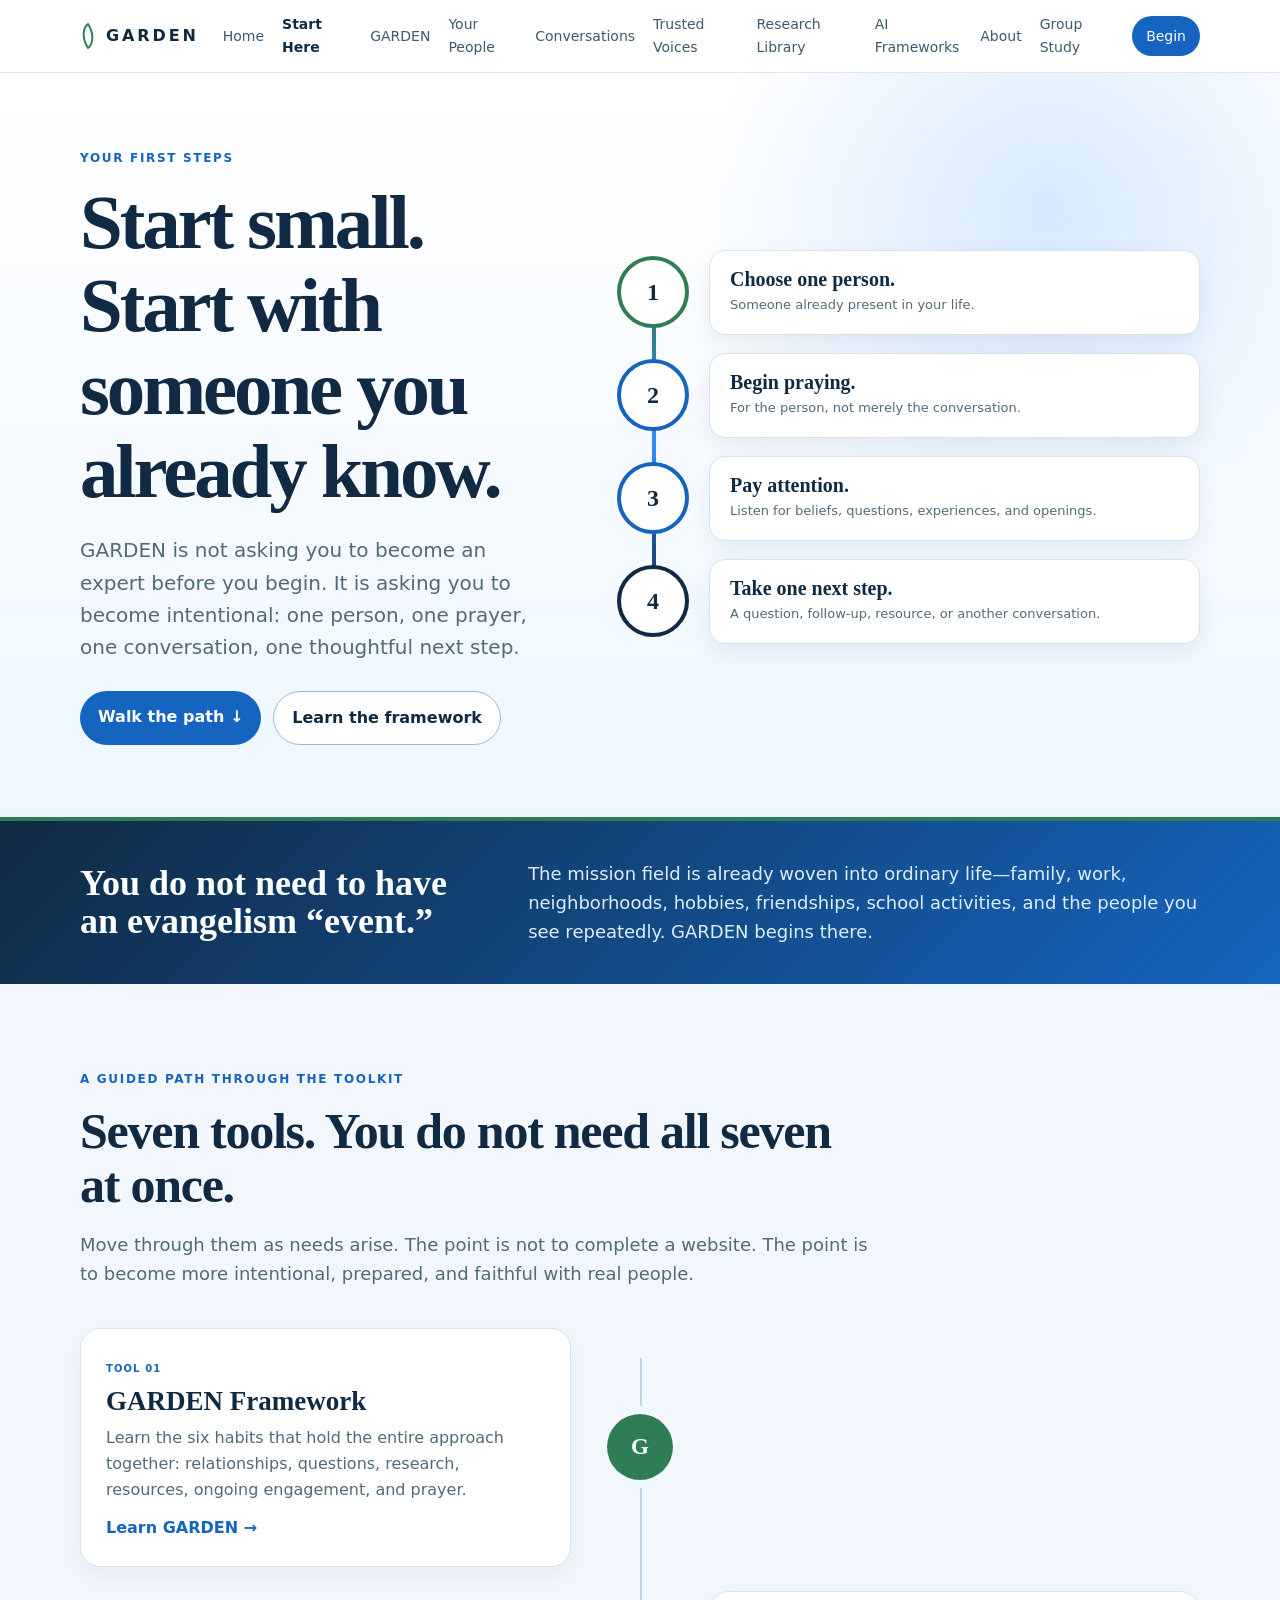
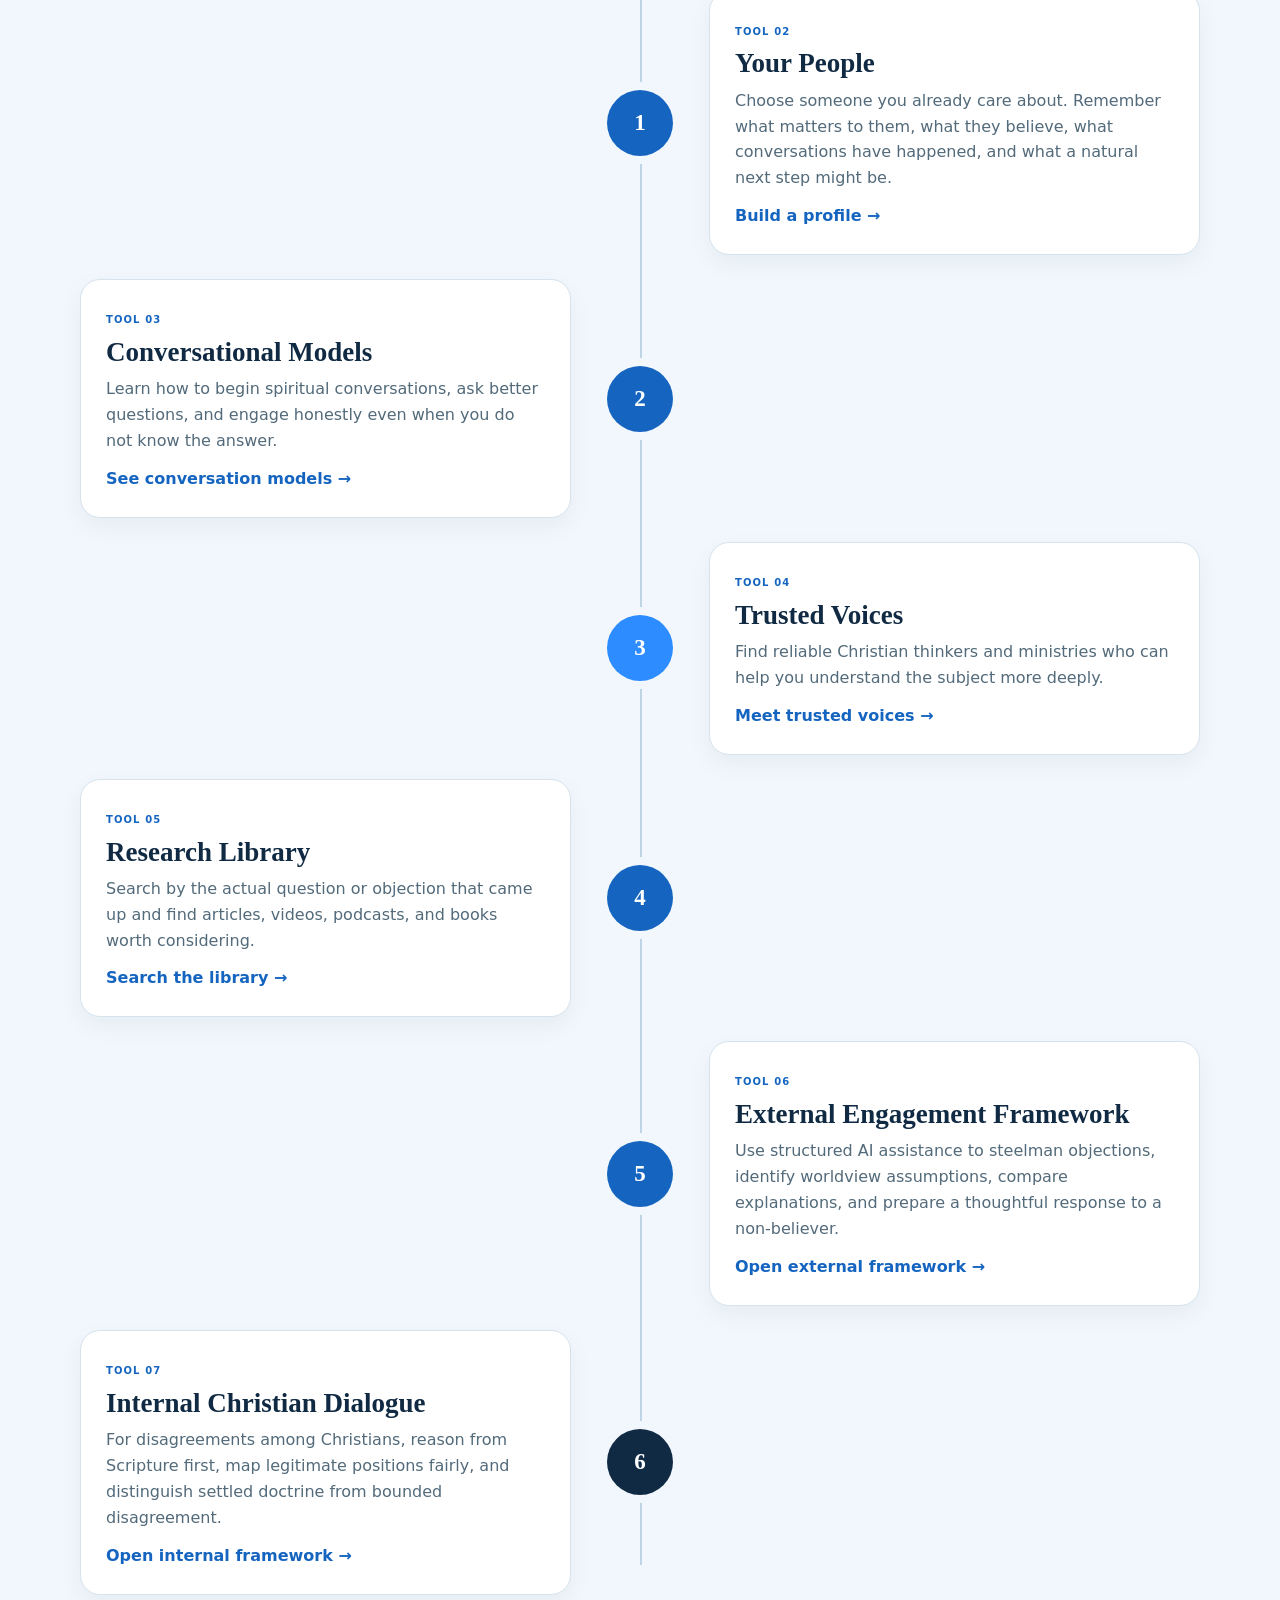
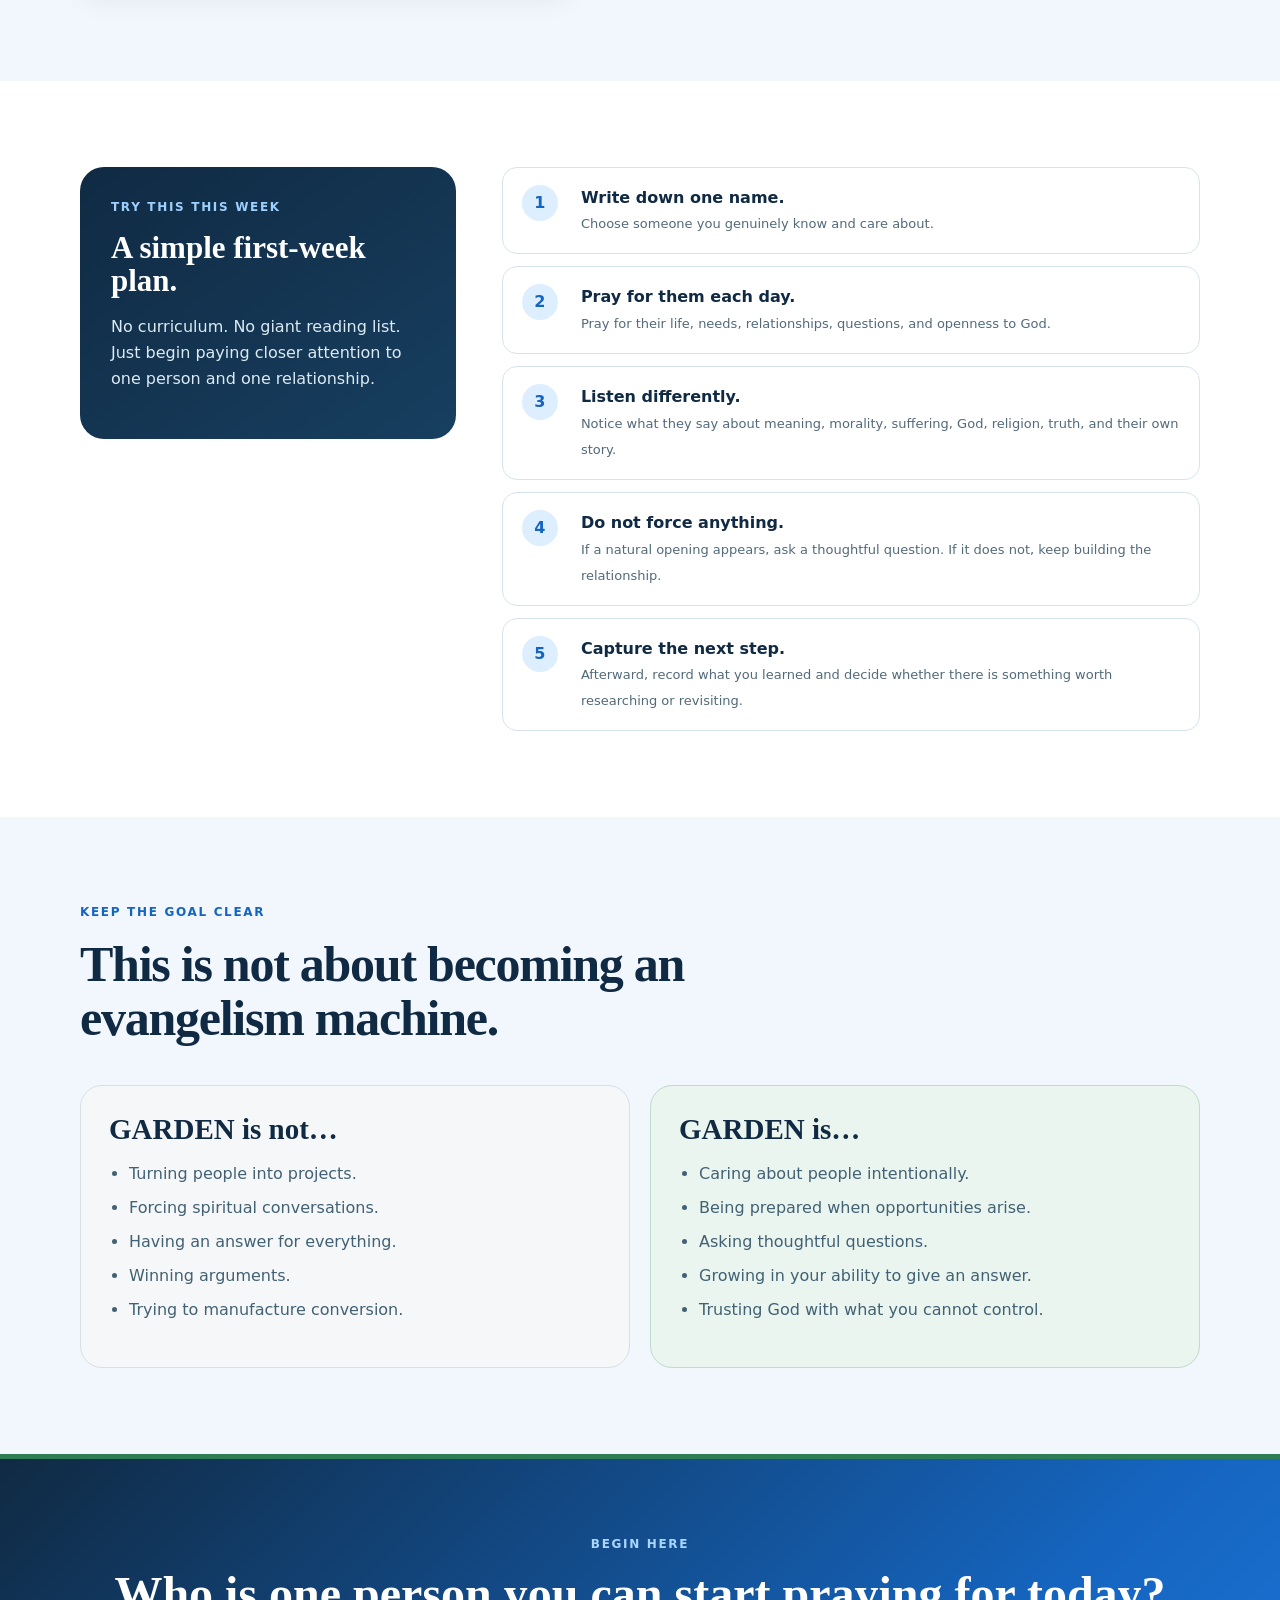
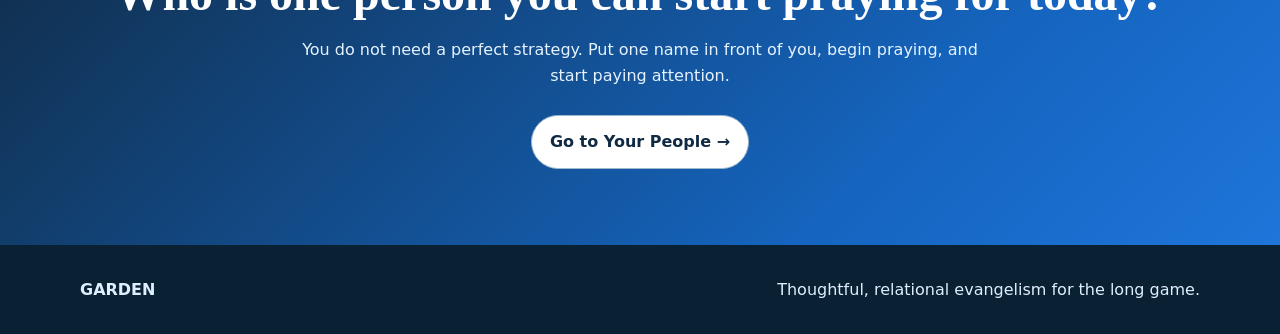
<file: start-here.html>
<!doctype html>
<html lang="en">
<head>
<meta charset="utf-8"><meta name="viewport" content="width=device-width,initial-scale=1">
<meta name="description" content="Start using GARDEN with one person, one prayer, and one next step.">
<title>Start Here — GARDEN</title>
<style>
:root{--navy:#102A43;--navy2:#173F60;--blue:#1565C0;--bright:#2D8CFF;--green:#2E7D55;--ice:#F1F7FC;--ink:#102A43;--muted:#526A7A;--line:#D6E3ED;--shadow:0 22px 60px rgba(16,42,67,.14)}
*{box-sizing:border-box}html{scroll-behavior:smooth}body{margin:0;color:var(--ink);font:16px/1.62 system-ui,-apple-system,BlinkMacSystemFont,"Segoe UI",sans-serif;background:#fff}
h1,h2,h3{font-family:Georgia,"Times New Roman",serif;line-height:1.08;margin:0}a{color:inherit}
.container{width:min(1120px,calc(100% - 40px));margin:auto}
.site-header{position:sticky;top:0;z-index:30;background:rgba(255,255,255,.97);backdrop-filter:blur(10px);border-bottom:1px solid rgba(16,42,67,.12)}
.nav{height:72px;display:flex;align-items:center;justify-content:space-between;gap:24px}.brand{text-decoration:none;font-weight:800;letter-spacing:.18em;display:flex;align-items:center;gap:10px}.brand-mark{width:16px;height:22px;border:2px solid var(--green);border-radius:100% 0 100% 0;transform:rotate(-35deg)}
.nav-links{display:flex;align-items:center;gap:18px;font-size:14px}.nav-links a{text-decoration:none;color:#3D5A6C}.nav-links a[aria-current]{font-weight:850;color:var(--navy)}.nav-cta{padding:9px 14px;border-radius:999px;background:var(--blue);color:#fff!important}
.eyebrow{text-transform:uppercase;letter-spacing:.14em;font-size:12px;font-weight:850;color:var(--blue);margin-bottom:14px}.btn{display:inline-block;text-decoration:none;padding:13px 18px;border-radius:999px;font-weight:800}.btn-primary{background:var(--blue);color:#fff}.btn-secondary{background:#fff;border:1px solid #9DB9CF}
.hero{padding:76px 0 72px;background:radial-gradient(circle at 82% 18%,rgba(45,140,255,.18),transparent 28%),linear-gradient(180deg,#fff,#EEF7FF)}
.hero-grid{display:grid;grid-template-columns:.9fr 1.1fr;gap:60px;align-items:center}.hero h1{font-size:clamp(52px,6vw,80px);letter-spacing:-.04em}.lede{font-size:20px;color:var(--muted);max-width:650px}.hero-actions{display:flex;gap:12px;flex-wrap:wrap;margin-top:27px}
.map{position:relative;padding:22px 0}.map:before{content:"";position:absolute;left:35px;top:55px;bottom:55px;width:4px;background:linear-gradient(var(--green),var(--bright),var(--navy));border-radius:4px}.map-step{position:relative;display:grid;grid-template-columns:74px 1fr;gap:18px;align-items:center;margin:0 0 18px}.map-step:last-child{margin-bottom:0}.map-dot{width:72px;height:72px;border-radius:50%;background:#fff;border:4px solid var(--blue);display:flex;align-items:center;justify-content:center;font:700 24px Georgia,serif;z-index:2}.map-step:first-child .map-dot{border-color:var(--green)}.map-step:last-child .map-dot{border-color:var(--navy)}
.map-copy{background:#fff;border:1px solid var(--line);border-radius:16px;padding:17px 20px;box-shadow:0 10px 25px rgba(16,42,67,.07)}.map-copy strong{font:700 20px Georgia,serif;display:block}.map-copy span{font-size:13px;color:var(--muted)}
.start-band{background:linear-gradient(135deg,#102A43,#1565C0);color:#fff;padding:38px 0;border-top:4px solid var(--green)}.start-band .container{display:grid;grid-template-columns:.75fr 1.25fr;gap:45px;align-items:center}.start-band h2{font-size:36px}.start-band p{color:#DDEEFF;font-size:18px;margin:0}
.section{padding:86px 0}.section.alt{background:var(--ice)}.section-head{max-width:790px;margin-bottom:40px}.section h2{font-size:clamp(34px,4vw,50px);letter-spacing:-.025em}.section-head p{font-size:18px;color:var(--muted)}
.path{display:grid;gap:24px;position:relative}.path:before{content:"";position:absolute;left:50%;top:30px;bottom:30px;width:2px;background:#BDD5E5}
.path-row{display:grid;grid-template-columns:1fr 86px 1fr;gap:26px;align-items:center;position:relative}.path-row:nth-child(even) .path-content{grid-column:3}.path-row:nth-child(even) .path-space{grid-column:1;grid-row:1}.path-marker{grid-column:2;width:66px;height:66px;border-radius:50%;margin:auto;background:var(--blue);color:#fff;display:flex;align-items:center;justify-content:center;font:700 23px Georgia,serif;z-index:2;box-shadow:0 0 0 8px #F1F7FC}.path-row:nth-child(1) .path-marker{background:var(--green)}.path-row:nth-child(4) .path-marker{background:var(--bright)}.path-row:nth-child(7) .path-marker{background:var(--navy)}
.path-content{background:#fff;border:1px solid var(--line);border-radius:20px;padding:25px;box-shadow:0 9px 25px rgba(16,42,67,.05)}.path-content small{text-transform:uppercase;letter-spacing:.11em;color:var(--blue);font-weight:900;font-size:10px}.path-content h3{font-size:27px;margin:7px 0 9px}.path-content p{color:var(--muted);margin:0 0 12px}.path-content a{font-weight:850;color:var(--blue);text-decoration:none}
.week{display:grid;grid-template-columns:.7fr 1.3fr;gap:46px;align-items:start}.week-card{background:linear-gradient(145deg,#102A43,#173F60);color:#fff;border-radius:24px;padding:31px}.week-card h3{font-size:31px;margin-bottom:13px}.week-card p{color:#DCEAF3}.checklist{display:grid;gap:12px}.check{display:grid;grid-template-columns:45px 1fr;gap:14px;padding:17px 19px;border:1px solid var(--line);border-radius:15px;background:#fff}.check span{width:36px;height:36px;border-radius:50%;background:#DDEEFF;color:var(--blue);display:flex;align-items:center;justify-content:center;font-weight:900}.check strong{display:block}.check small{color:var(--muted);font-size:13px}
.not-goal{display:grid;grid-template-columns:1fr 1fr;gap:20px}.panel{border-radius:22px;padding:28px}.panel.no{background:#F5F7F8;border:1px solid #D8E0E5}.panel.yes{background:#E9F5EE;border:1px solid #BDDCC9}.panel h3{font-size:29px;margin-bottom:12px}.panel ul{padding-left:20px;color:#426174}.panel li{margin:8px 0}
.final{padding:76px 0;text-align:center;background:linear-gradient(135deg,#102A43 0%,#1565C0 72%,#2D8CFF 140%);color:#fff;border-top:5px solid var(--green)}.final h2{font-size:48px}.final p{max-width:700px;margin:17px auto 26px;color:#E6F3FF}.footer{padding:32px 0;background:#0A2033;color:#DDEEFF}.footer .container{display:flex;justify-content:space-between;gap:20px}
@media(max-width:900px){.nav-links a:not([aria-current]):not(.nav-cta){display:none}.hero-grid,.start-band .container,.week,.not-goal{grid-template-columns:1fr}.path:before{left:32px}.path-row{grid-template-columns:66px 1fr}.path-marker{grid-column:1!important}.path-content,.path-row:nth-child(even) .path-content{grid-column:2}.path-space{display:none}}
</style>
<style id="start-here-timeline-mobile-fix">
@media(max-width:900px){
 .path{gap:24px}
 .path:before{left:32px;top:33px;bottom:33px}
 .path-row{
   grid-template-columns:66px minmax(0,1fr);
   gap:20px;
   align-items:start;
 }
 .path-marker{
   grid-column:1!important;
   grid-row:1;
   margin:18px auto 0;
   align-self:start;
 }
 .path-content,
 .path-row:nth-child(even) .path-content{
   grid-column:2;
   grid-row:1;
   width:100%;
 }
}
@media(max-width:520px){
 .path-row{grid-template-columns:58px minmax(0,1fr);gap:14px}
 .path:before{left:28px}
 .path-marker{width:56px;height:56px;margin-top:18px;box-shadow:0 0 0 6px #F1F7FC}
 .path-content{padding:22px 20px}
}
</style>
<style id="start-here-final-button-fix">
.final .btn-secondary,
.final a.btn-secondary{
  color:#102A43!important;
  background:#fff!important;
}
</style>
<style id="garden-global-secondary-button-contrast-fix">
.btn-secondary{color:#102A43!important;background:#fff!important}
</style>
</head>
<body>
<header class="site-header"><div class="container nav"><a class="brand" href="index.html"><span class="brand-mark"></span>GARDEN</a><nav class="nav-links"><a href="index.html">Home</a><a aria-current="page" href="start-here.html">Start Here</a><a href="garden.html">GARDEN</a><a href="people.html">Your People</a><a href="conversations.html">Conversations</a><a href="resources.html">Trusted Voices</a><a href="research.html">Research Library</a><a href="frameworks.html">AI Frameworks</a><a href="about.html">About</a><a href="group-study.html">Group Study</a><a class="nav-cta" href="#path">Begin</a></nav></div></header>
<main>
<section class="hero"><div class="container hero-grid">
<div><div class="eyebrow">Your first steps</div><h1>Start small. Start with someone you already know.</h1><p class="lede">GARDEN is not asking you to become an expert before you begin. It is asking you to become intentional: one person, one prayer, one conversation, one thoughtful next step.</p><div class="hero-actions"><a class="btn btn-primary" href="#path">Walk the path ↓</a><a class="btn btn-secondary" href="garden.html">Learn the framework</a></div></div>
<div class="map"><div class="map-step"><div class="map-dot">1</div><div class="map-copy"><strong>Choose one person.</strong><span>Someone already present in your life.</span></div></div><div class="map-step"><div class="map-dot">2</div><div class="map-copy"><strong>Begin praying.</strong><span>For the person, not merely the conversation.</span></div></div><div class="map-step"><div class="map-dot">3</div><div class="map-copy"><strong>Pay attention.</strong><span>Listen for beliefs, questions, experiences, and openings.</span></div></div><div class="map-step"><div class="map-dot">4</div><div class="map-copy"><strong>Take one next step.</strong><span>A question, follow-up, resource, or another conversation.</span></div></div></div>
</div></section>

<section class="start-band"><div class="container"><h2>You do not need to have an evangelism “event.”</h2><p>The mission field is already woven into ordinary life—family, work, neighborhoods, hobbies, friendships, school activities, and the people you see repeatedly. GARDEN begins there.</p></div></section>

<section class="section alt" id="path"><div class="container"><div class="section-head"><div class="eyebrow">A guided path through the toolkit</div><h2>Seven tools. You do not need all seven at once.</h2><p>Move through them as needs arise. The point is not to complete a website. The point is to become more intentional, prepared, and faithful with real people.</p></div>
<div class="path">
<div class="path-row"><div class="path-content"><small>Tool 01</small><h3>GARDEN Framework</h3><p>Learn the six habits that hold the entire approach together: relationships, questions, research, resources, ongoing engagement, and prayer.</p><a href="garden.html">Learn GARDEN →</a></div><div class="path-marker">G</div><div class="path-space"></div></div>
<div class="path-row"><div class="path-space"></div><div class="path-marker">1</div><div class="path-content"><small>Tool 02</small><h3>Your People</h3><p>Choose someone you already care about. Remember what matters to them, what they believe, what conversations have happened, and what a natural next step might be.</p><a href="people.html">Build a profile →</a></div></div>
<div class="path-row"><div class="path-content"><small>Tool 03</small><h3>Conversational Models</h3><p>Learn how to begin spiritual conversations, ask better questions, and engage honestly even when you do not know the answer.</p><a href="conversations.html">See conversation models →</a></div><div class="path-marker">2</div><div class="path-space"></div></div>
<div class="path-row"><div class="path-space"></div><div class="path-marker">3</div><div class="path-content"><small>Tool 04</small><h3>Trusted Voices</h3><p>Find reliable Christian thinkers and ministries who can help you understand the subject more deeply.</p><a href="resources.html">Meet trusted voices →</a></div></div>
<div class="path-row"><div class="path-content"><small>Tool 05</small><h3>Research Library</h3><p>Search by the actual question or objection that came up and find articles, videos, podcasts, and books worth considering.</p><a href="research.html">Search the library →</a></div><div class="path-marker">4</div><div class="path-space"></div></div>
<div class="path-row"><div class="path-space"></div><div class="path-marker">5</div><div class="path-content"><small>Tool 06</small><h3>External Engagement Framework</h3><p>Use structured AI assistance to steelman objections, identify worldview assumptions, compare explanations, and prepare a thoughtful response to a non-believer.</p><a href="external-framework.html">Open external framework →</a></div></div>
<div class="path-row"><div class="path-content"><small>Tool 07</small><h3>Internal Christian Dialogue</h3><p>For disagreements among Christians, reason from Scripture first, map legitimate positions fairly, and distinguish settled doctrine from bounded disagreement.</p><a href="internal-framework.html">Open internal framework →</a></div><div class="path-marker">6</div><div class="path-space"></div></div>
</div></div></section>

<section class="section"><div class="container week"><div class="week-card"><div class="eyebrow" style="color:#9DD0FF">Try this this week</div><h3>A simple first-week plan.</h3><p>No curriculum. No giant reading list. Just begin paying closer attention to one person and one relationship.</p></div><div class="checklist">
<div class="check"><span>1</span><div><strong>Write down one name.</strong><small>Choose someone you genuinely know and care about.</small></div></div>
<div class="check"><span>2</span><div><strong>Pray for them each day.</strong><small>Pray for their life, needs, relationships, questions, and openness to God.</small></div></div>
<div class="check"><span>3</span><div><strong>Listen differently.</strong><small>Notice what they say about meaning, morality, suffering, God, religion, truth, and their own story.</small></div></div>
<div class="check"><span>4</span><div><strong>Do not force anything.</strong><small>If a natural opening appears, ask a thoughtful question. If it does not, keep building the relationship.</small></div></div>
<div class="check"><span>5</span><div><strong>Capture the next step.</strong><small>Afterward, record what you learned and decide whether there is something worth researching or revisiting.</small></div></div>
</div></div></section>

<section class="section alt"><div class="container"><div class="section-head"><div class="eyebrow">Keep the goal clear</div><h2>This is not about becoming an evangelism machine.</h2></div><div class="not-goal">
<div class="panel no"><h3>GARDEN is not…</h3><ul><li>Turning people into projects.</li><li>Forcing spiritual conversations.</li><li>Having an answer for everything.</li><li>Winning arguments.</li><li>Trying to manufacture conversion.</li></ul></div>
<div class="panel yes"><h3>GARDEN is…</h3><ul><li>Caring about people intentionally.</li><li>Being prepared when opportunities arise.</li><li>Asking thoughtful questions.</li><li>Growing in your ability to give an answer.</li><li>Trusting God with what you cannot control.</li></ul></div>
</div></div></section>

<section class="final"><div class="container"><div class="eyebrow" style="color:#A9D5FF">Begin here</div><h2>Who is one person you can start praying for today?</h2><p>You do not need a perfect strategy. Put one name in front of you, begin praying, and start paying attention.</p><a class="btn btn-secondary" href="people.html">Go to Your People →</a></div></section>
</main>
<footer class="footer"><div class="container"><strong>GARDEN</strong><span>Thoughtful, relational evangelism for the long game.</span></div></footer>

<style id="garden-mobile-nav-fix">
.menu-btn{display:none;border:0;background:transparent;color:#102A43;font:700 28px/1 system-ui,-apple-system,BlinkMacSystemFont,"Segoe UI",sans-serif;padding:10px 8px;cursor:pointer}
@media(max-width:980px){
 .nav{position:relative}
 .menu-btn{display:block;flex:0 0 auto}
 .nav-links{display:none!important;position:absolute;top:calc(100% + 1px);left:0;right:0;z-index:1000;background:#fff;border:1px solid rgba(16,42,67,.12);border-radius:0 0 18px 18px;box-shadow:0 18px 40px rgba(16,42,67,.14);padding:14px 20px 20px;flex-direction:column;align-items:stretch;gap:0!important;font-size:16px!important}
 .nav-links.open{display:flex!important}
 .nav-links.open a{display:block!important;padding:12px 4px;border-bottom:1px solid rgba(16,42,67,.08);color:#3D5A6C;text-decoration:none}
 .nav-links.open a[aria-current]{color:#102A43;font-weight:850}
 .nav-links.open .nav-cta{margin-top:10px;padding:12px 16px!important;text-align:center;border-bottom:0;border-radius:999px;background:#1565C0;color:#fff!important}
}
</style>
<script id="garden-mobile-nav-script">
(function(){
 const nav=document.querySelector('.nav');
 const links=document.querySelector('.nav-links');
 if(!nav||!links||nav.querySelector('.menu-btn')) return;
 const btn=document.createElement('button');
 btn.className='menu-btn'; btn.type='button'; btn.setAttribute('aria-label','Open navigation menu'); btn.setAttribute('aria-expanded','false'); btn.innerHTML='&#9776;';
 nav.insertBefore(btn,links);
 btn.addEventListener('click',function(){const open=links.classList.toggle('open');btn.setAttribute('aria-expanded',String(open));btn.setAttribute('aria-label',open?'Close navigation menu':'Open navigation menu');btn.innerHTML=open?'&#10005;':'&#9776;';});
 links.querySelectorAll('a').forEach(function(a){a.addEventListener('click',function(){links.classList.remove('open');btn.setAttribute('aria-expanded','false');btn.setAttribute('aria-label','Open navigation menu');btn.innerHTML='&#9776;';});});
 document.addEventListener('click',function(e){if(!nav.contains(e.target)&&links.classList.contains('open')){links.classList.remove('open');btn.setAttribute('aria-expanded','false');btn.setAttribute('aria-label','Open navigation menu');btn.innerHTML='&#9776;';}});
})();
</script>
</body></html>
</file>
